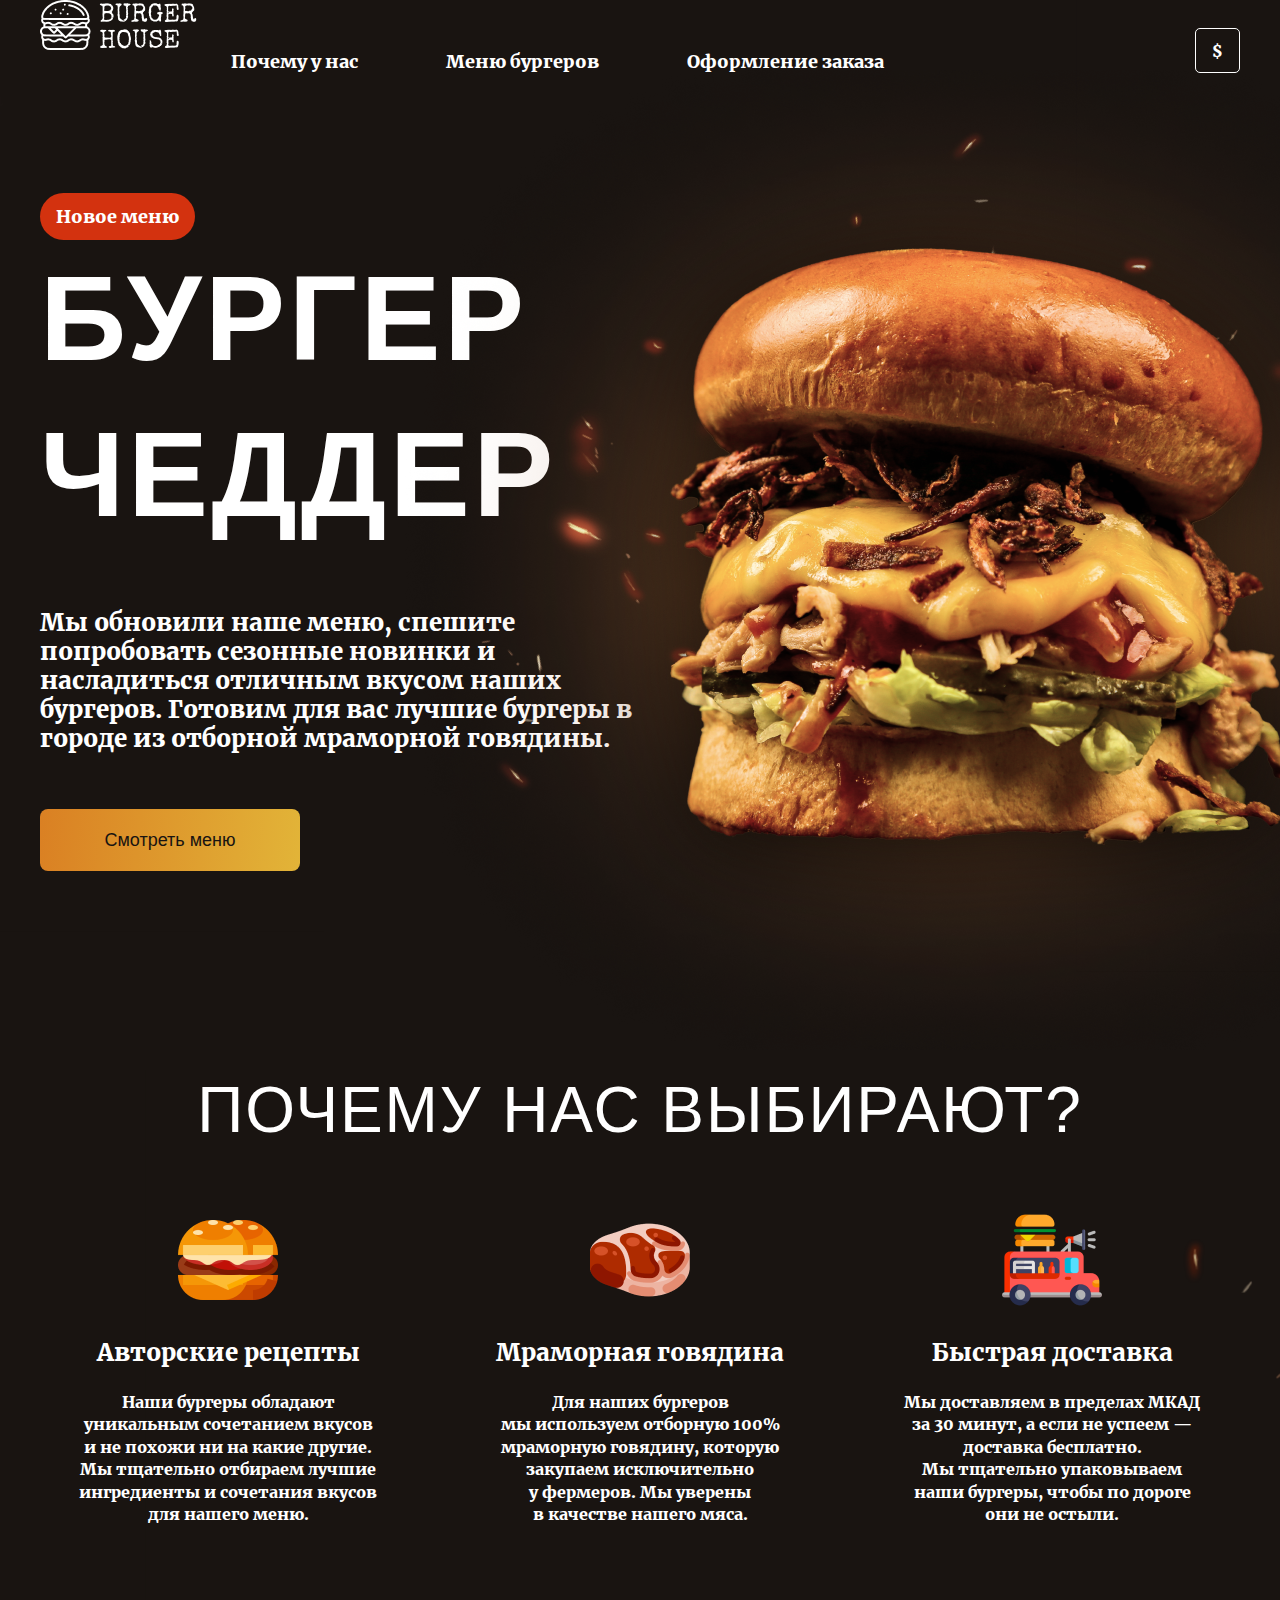
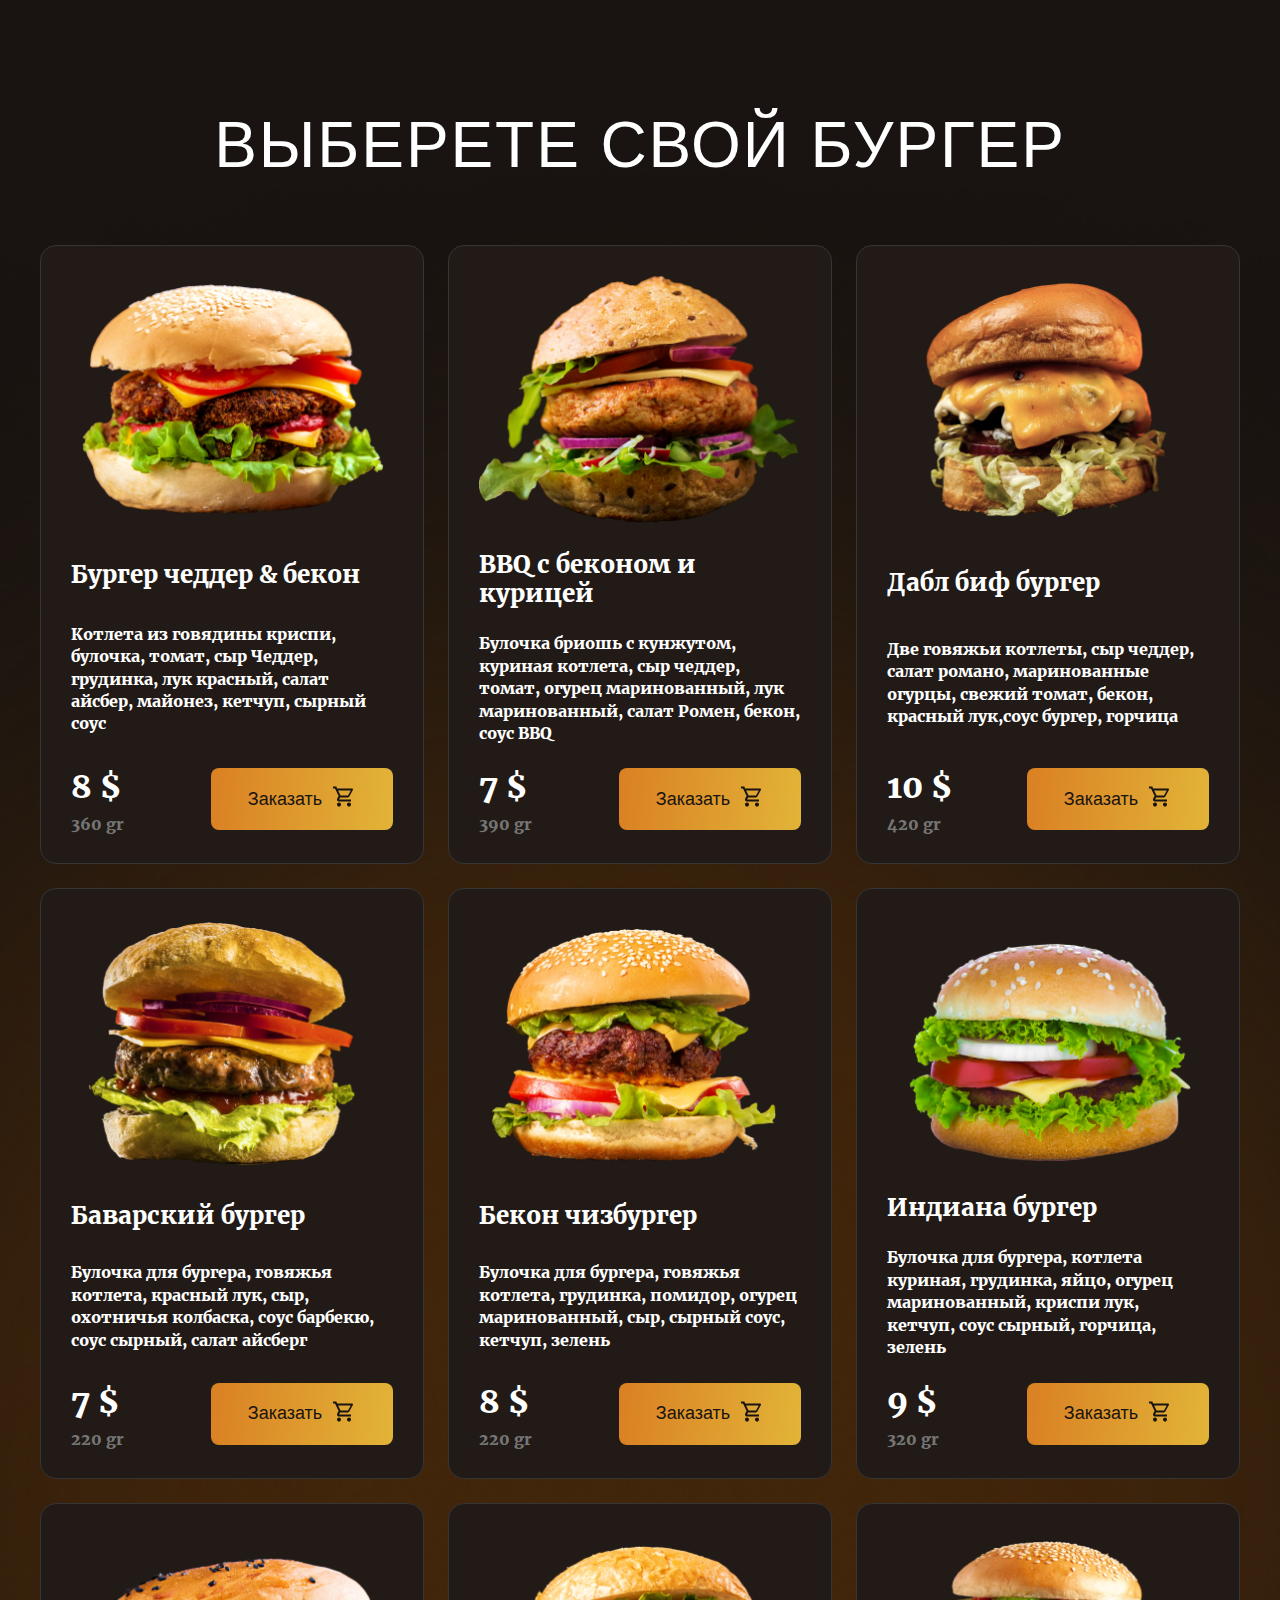
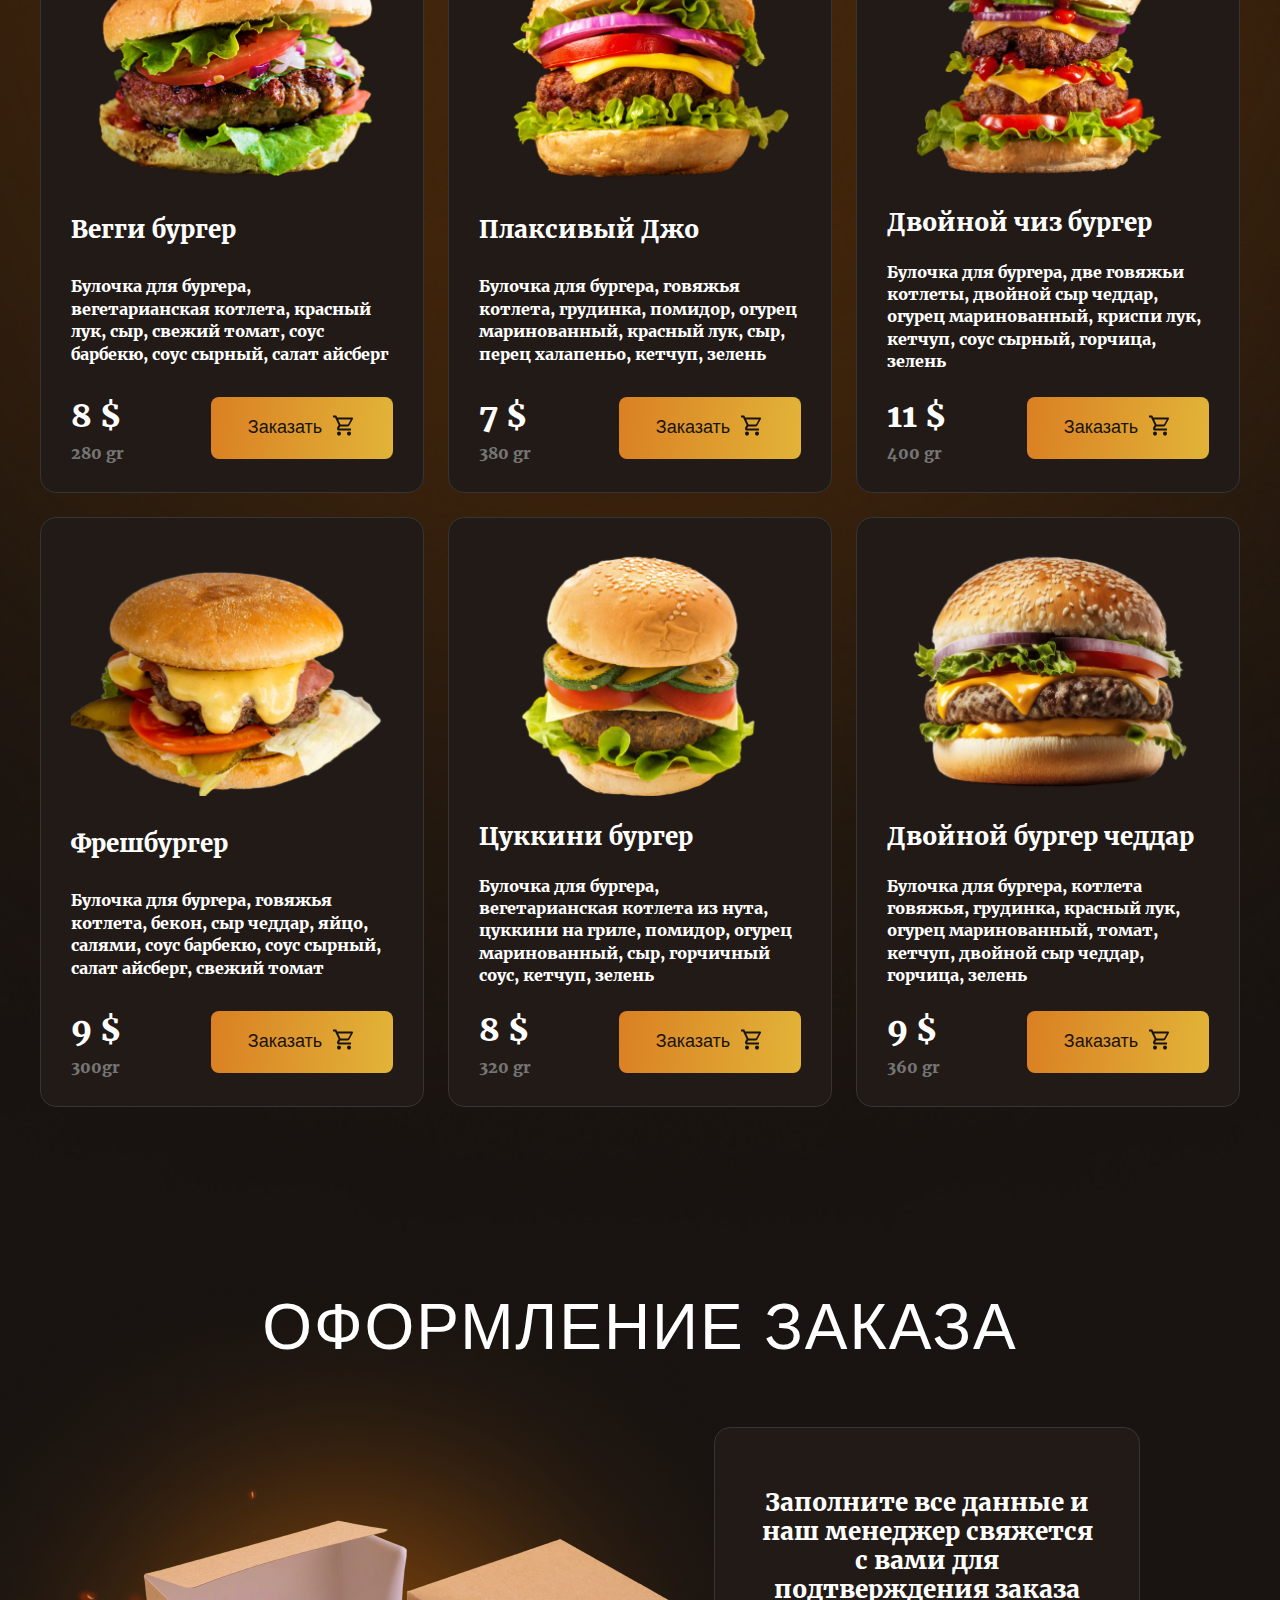
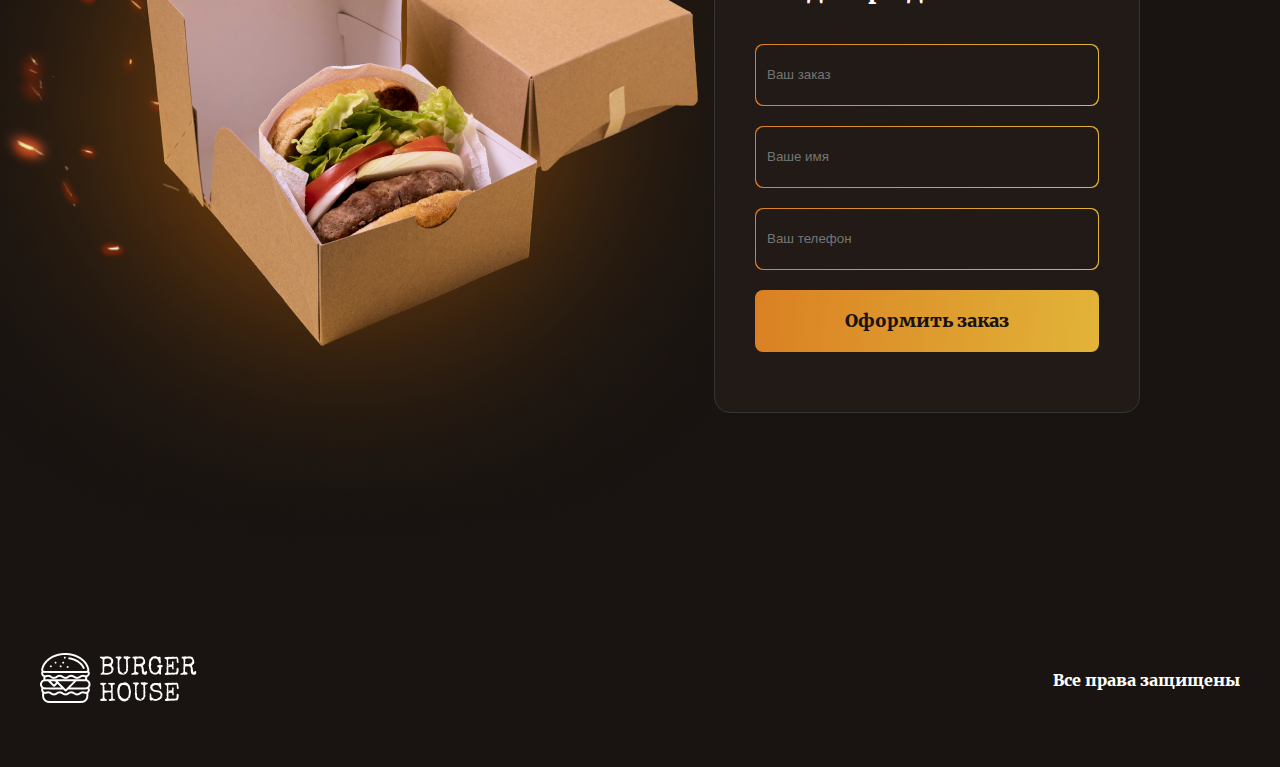
<file: Burger/index.html>
<!DOCTYPE html>
<html lang="en">
<head>
    <meta charset="UTF-8">
    <meta name="viewport" content="width=device-width, initial-scale=1.0">
    <title>БУРГЕР ЧЕДДЕР</title>
    <link rel="stylesheet" href="css/Style.css">
</head>
<body>

<section class="main">

    <header class="header">
        <div class="container">
            <div class="logo">
                <img src="Images/Logo.png" alt="Logo">
            </div>
            <nav class="menu">
                <ul class="menu-list">

                    <li class="menu-item">
                        <a data-link = "why">Почему у нас</a>
                    </li>
                    <li class="menu-item">
                        <a data-link = "products">Меню бургеров</a>
                    </li>
                    <li class="menu-item">
                        <a data-link = "order">Оформление заказа</a>
                    </li>
                </ul>

            </nav>
            <div class="currency" title="Изменить валюту" id = "change-currency">$</div>
        </div>
    </header>
    <section class="main-content">
        <div class="container">
            <div class="main-info">
                <span class="main-small-info">Новое меню</span>
                <h1 class="main-title">БУРГЕP ЧЕДДЕР</h1>
                <p class="main-text">Мы обновили наше меню, спешите попробовать сезонные новинки и насладиться отличным
                    вкусом
                    наших бургеров. Готовим для вас лучшие бургеры в городе из отборной мраморной говядины.</p>
                <div class="main-action">
                    <button class="button" id = "main-action-button">Смотреть меню</button>
                </div>
            </div>
            <img src="Images/main_burger.png" alt="Big burger" class="main-images">
        </div>
    </section>
</section>

<section class="why" id = "why">
    <div class="container">
        <div class="why-title common-title">почему нас выбирают?</div>
        <div class="why-items">
            <div class="why-item">
                <img src="Images/burger.png" alt="burger" class="why-item-image">
                <div class="why-item-title">Авторские рецепты</div>
                <div class="why-item-text">
                    Наши бургеры обладают уникальным сочетанием вкусов и не похожи ни на какие другие. Мы тщательно
                    отбираем лучшие ингредиенты и сочетания вкусов для нашего меню.
                </div>
            </div>
            <div class="why-item">
                <img src="Images/meat.png" alt="meat" class="why-item-image">
                <div class="why-item-title">Мраморная говядина</div>
                <div class="why-item-text">
                    Для наших бургеров мы используем отборную 100% мраморную говядину, которую закупаем исключительно
                    у фермеров. Мы уверены в качестве нашего мяса.
                </div>
            </div>
            <div class="why-item">
                <img src="Images/food%20truck.png" alt="<Бстрая доставка>" class="why-item-image">
                <div class="why-item-title">Быстрая доставка</div>
                <div class="why-item-text">
                    Мы доставляем в пределах МКАД за 30 минут, а если не успеем — доставка бесплатно. Мы тщательно
                    упаковываем наши бургеры, чтобы по дороге они не остыли.
                </div>
            </div>
        </div>
    </div>
</section>

<section class="products" id = "products">
    <div class="container">
        <div class="products-title common-title">Выберете свой бургер</div>
        <div class="products-items">
            <div class="products-item">
                <div class="products-item-image">
                    <img src="Images/1.png" alt="burger 1">
                </div>
                <div class="products-item-title">Бургер чеддер & бекон</div>
                <div class="products-item-text">
                    Котлета из говядины криспи, булочка, томат, сыр Чеддер, грудинка, лук красный, салат айсбер,
                    майонез, кетчуп, сырный соус
                </div>
                <div class="products-item-extra">
                    <div class="products-items-info">
                        <div class="products-item-price" data-base-price="8">8 $</div>
                        <div class="products-item-weight">360 gr</div>
                    </div>
                    <div class="products-item-action">
                        <button class="button product-button">
                            <span>Заказать</span>
                            <span>
                                <svg width="24" height="25" viewBox="0 0 24 25" fill="none" xmlns="http://www.w3.org/2000/svg">
                                <path d="M17 18.5C17.5304 18.5 18.0391 18.7107 18.4142 19.0858C18.7893 19.4609 19 19.9696 19 20.5C19 21.0304 18.7893 21.5391 18.4142 21.9142C18.0391 22.2893 17.5304 22.5 17 22.5C16.4696 22.5 15.9609 22.2893 15.5858 21.9142C15.2107 21.5391 15 21.0304 15 20.5C15 19.39 15.89 18.5 17 18.5ZM1 2.5H4.27L5.21 4.5H20C20.2652 4.5 20.5196 4.60536 20.7071 4.79289C20.8946 4.98043 21 5.23478 21 5.5C21 5.67 20.95 5.84 20.88 6L17.3 12.47C16.96 13.08 16.3 13.5 15.55 13.5H8.1L7.2 15.13L7.17 15.25C7.17 15.3163 7.19634 15.3799 7.24322 15.4268C7.29011 15.4737 7.3537 15.5 7.42 15.5H19V17.5H7C6.46957 17.5 5.96086 17.2893 5.58579 16.9142C5.21071 16.5391 5 16.0304 5 15.5C5 15.15 5.09 14.82 5.24 14.54L6.6 12.09L3 4.5H1V2.5ZM7 18.5C7.53043 18.5 8.03914 18.7107 8.41421 19.0858C8.78929 19.4609 9 19.9696 9 20.5C9 21.0304 8.78929 21.5391 8.41421 21.9142C8.03914 22.2893 7.53043 22.5 7 22.5C6.46957 22.5 5.96086 22.2893 5.58579 21.9142C5.21071 21.5391 5 21.0304 5 20.5C5 19.39 5.89 18.5 7 18.5ZM16 11.5L18.78 6.5H6.14L8.5 11.5H16Z" fill="#191411"/>
                                </svg>
                            </span>
                        </button>
                    </div>
                </div>
            </div>
            <div class="products-item">
                <div class="products-item-image">
                    <img src="Images/2.png" alt="burger 2">
                </div>
                <div class="products-item-title">BBQ с беконом и курицей</div>
                <div class="products-item-text">
                    Булочка бриошь с кунжутом, куриная котлета, сыр чеддер, томат, огурец маринованный, лук маринованный, салат Ромен, бекон, соус BBQ
                </div>
                <div class="products-item-extra">
                    <div class="products-items-info">
                        <div class="products-item-price" data-base-price="7">7 $</div>
                        <div class="products-item-weight">390 gr</div>
                    </div>
                    <div class="products-item-action">
                        <button class="button product-button">
                            <span>Заказать</span>
                            <span>
                                <svg width="24" height="25" viewBox="0 0 24 25" fill="none" xmlns="http://www.w3.org/2000/svg">
                                <path d="M17 18.5C17.5304 18.5 18.0391 18.7107 18.4142 19.0858C18.7893 19.4609 19 19.9696 19 20.5C19 21.0304 18.7893 21.5391 18.4142 21.9142C18.0391 22.2893 17.5304 22.5 17 22.5C16.4696 22.5 15.9609 22.2893 15.5858 21.9142C15.2107 21.5391 15 21.0304 15 20.5C15 19.39 15.89 18.5 17 18.5ZM1 2.5H4.27L5.21 4.5H20C20.2652 4.5 20.5196 4.60536 20.7071 4.79289C20.8946 4.98043 21 5.23478 21 5.5C21 5.67 20.95 5.84 20.88 6L17.3 12.47C16.96 13.08 16.3 13.5 15.55 13.5H8.1L7.2 15.13L7.17 15.25C7.17 15.3163 7.19634 15.3799 7.24322 15.4268C7.29011 15.4737 7.3537 15.5 7.42 15.5H19V17.5H7C6.46957 17.5 5.96086 17.2893 5.58579 16.9142C5.21071 16.5391 5 16.0304 5 15.5C5 15.15 5.09 14.82 5.24 14.54L6.6 12.09L3 4.5H1V2.5ZM7 18.5C7.53043 18.5 8.03914 18.7107 8.41421 19.0858C8.78929 19.4609 9 19.9696 9 20.5C9 21.0304 8.78929 21.5391 8.41421 21.9142C8.03914 22.2893 7.53043 22.5 7 22.5C6.46957 22.5 5.96086 22.2893 5.58579 21.9142C5.21071 21.5391 5 21.0304 5 20.5C5 19.39 5.89 18.5 7 18.5ZM16 11.5L18.78 6.5H6.14L8.5 11.5H16Z" fill="#191411"/>
                                </svg>
                            </span>
                        </button>
                    </div>
                </div>
            </div>
            <div class="products-item">
                <div class="products-item-image">
                    <img src="Images/3.png" alt="burger 3">
                </div>
                <div class="products-item-title">Дабл биф бургер</div>
                <div class="products-item-text">
                    Две говяжьи котлеты, сыр чеддер, салат романо, маринованные огурцы, свежий томат, бекон, красный лук,соус бургер, горчица
                </div>
                <div class="products-item-extra">
                    <div class="products-items-info">
                        <div class="products-item-price" data-base-price="10">10 $</div>
                        <div class="products-item-weight">420 gr</div>
                    </div>
                    <div class="products-item-action">
                        <button class="button product-button">
                            <span>Заказать</span>
                            <span>
                                <svg width="24" height="25" viewBox="0 0 24 25" fill="none" xmlns="http://www.w3.org/2000/svg">
                                <path d="M17 18.5C17.5304 18.5 18.0391 18.7107 18.4142 19.0858C18.7893 19.4609 19 19.9696 19 20.5C19 21.0304 18.7893 21.5391 18.4142 21.9142C18.0391 22.2893 17.5304 22.5 17 22.5C16.4696 22.5 15.9609 22.2893 15.5858 21.9142C15.2107 21.5391 15 21.0304 15 20.5C15 19.39 15.89 18.5 17 18.5ZM1 2.5H4.27L5.21 4.5H20C20.2652 4.5 20.5196 4.60536 20.7071 4.79289C20.8946 4.98043 21 5.23478 21 5.5C21 5.67 20.95 5.84 20.88 6L17.3 12.47C16.96 13.08 16.3 13.5 15.55 13.5H8.1L7.2 15.13L7.17 15.25C7.17 15.3163 7.19634 15.3799 7.24322 15.4268C7.29011 15.4737 7.3537 15.5 7.42 15.5H19V17.5H7C6.46957 17.5 5.96086 17.2893 5.58579 16.9142C5.21071 16.5391 5 16.0304 5 15.5C5 15.15 5.09 14.82 5.24 14.54L6.6 12.09L3 4.5H1V2.5ZM7 18.5C7.53043 18.5 8.03914 18.7107 8.41421 19.0858C8.78929 19.4609 9 19.9696 9 20.5C9 21.0304 8.78929 21.5391 8.41421 21.9142C8.03914 22.2893 7.53043 22.5 7 22.5C6.46957 22.5 5.96086 22.2893 5.58579 21.9142C5.21071 21.5391 5 21.0304 5 20.5C5 19.39 5.89 18.5 7 18.5ZM16 11.5L18.78 6.5H6.14L8.5 11.5H16Z" fill="#191411"/>
                                </svg>
                            </span>
                        </button>
                    </div>
                </div>
            </div>
            <div class="products-item">
                <div class="products-item-image">
                    <img src="Images/4.png" alt="burger 4">
                </div>
                <div class="products-item-title">Баварский бургер</div>
                <div class="products-item-text">
                    Булочка для бургера, говяжья котлета, красный лук, сыр, охотничья колбаска, соус барбекю, соус сырный, салат айсберг
                </div>
                <div class="products-item-extra">
                    <div class="products-items-info">
                        <div class="products-item-price" data-base-price="7">7 $</div>
                        <div class="products-item-weight">220 gr</div>
                    </div>
                    <div class="products-item-action">
                        <button class="button product-button">
                            <span>Заказать</span>
                            <span>
                                <svg width="24" height="25" viewBox="0 0 24 25" fill="none" xmlns="http://www.w3.org/2000/svg">
                                <path d="M17 18.5C17.5304 18.5 18.0391 18.7107 18.4142 19.0858C18.7893 19.4609 19 19.9696 19 20.5C19 21.0304 18.7893 21.5391 18.4142 21.9142C18.0391 22.2893 17.5304 22.5 17 22.5C16.4696 22.5 15.9609 22.2893 15.5858 21.9142C15.2107 21.5391 15 21.0304 15 20.5C15 19.39 15.89 18.5 17 18.5ZM1 2.5H4.27L5.21 4.5H20C20.2652 4.5 20.5196 4.60536 20.7071 4.79289C20.8946 4.98043 21 5.23478 21 5.5C21 5.67 20.95 5.84 20.88 6L17.3 12.47C16.96 13.08 16.3 13.5 15.55 13.5H8.1L7.2 15.13L7.17 15.25C7.17 15.3163 7.19634 15.3799 7.24322 15.4268C7.29011 15.4737 7.3537 15.5 7.42 15.5H19V17.5H7C6.46957 17.5 5.96086 17.2893 5.58579 16.9142C5.21071 16.5391 5 16.0304 5 15.5C5 15.15 5.09 14.82 5.24 14.54L6.6 12.09L3 4.5H1V2.5ZM7 18.5C7.53043 18.5 8.03914 18.7107 8.41421 19.0858C8.78929 19.4609 9 19.9696 9 20.5C9 21.0304 8.78929 21.5391 8.41421 21.9142C8.03914 22.2893 7.53043 22.5 7 22.5C6.46957 22.5 5.96086 22.2893 5.58579 21.9142C5.21071 21.5391 5 21.0304 5 20.5C5 19.39 5.89 18.5 7 18.5ZM16 11.5L18.78 6.5H6.14L8.5 11.5H16Z" fill="#191411"/>
                                </svg>
                            </span>
                        </button>
                    </div>
                </div>
            </div>
            <div class="products-item">
                <div class="products-item-image">
                    <img src="Images/5.png" alt="burger 5">
                </div>
                <div class="products-item-title">Бекон чизбургер</div>
                <div class="products-item-text">
                    Булочка для бургера, говяжья котлета, грудинка, помидор, огурец маринованный, сыр, сырный соус, кетчуп, зелень
                </div>
                <div class="products-item-extra">
                    <div class="products-items-info">
                        <div class="products-item-price" data-base-price="8">8 $</div>
                        <div class="products-item-weight">220 gr</div>
                    </div>
                    <div class="products-item-action">
                        <button class="button product-button">
                            <span>Заказать</span>
                            <span>
                                <svg width="24" height="25" viewBox="0 0 24 25" fill="none" xmlns="http://www.w3.org/2000/svg">
                                <path d="M17 18.5C17.5304 18.5 18.0391 18.7107 18.4142 19.0858C18.7893 19.4609 19 19.9696 19 20.5C19 21.0304 18.7893 21.5391 18.4142 21.9142C18.0391 22.2893 17.5304 22.5 17 22.5C16.4696 22.5 15.9609 22.2893 15.5858 21.9142C15.2107 21.5391 15 21.0304 15 20.5C15 19.39 15.89 18.5 17 18.5ZM1 2.5H4.27L5.21 4.5H20C20.2652 4.5 20.5196 4.60536 20.7071 4.79289C20.8946 4.98043 21 5.23478 21 5.5C21 5.67 20.95 5.84 20.88 6L17.3 12.47C16.96 13.08 16.3 13.5 15.55 13.5H8.1L7.2 15.13L7.17 15.25C7.17 15.3163 7.19634 15.3799 7.24322 15.4268C7.29011 15.4737 7.3537 15.5 7.42 15.5H19V17.5H7C6.46957 17.5 5.96086 17.2893 5.58579 16.9142C5.21071 16.5391 5 16.0304 5 15.5C5 15.15 5.09 14.82 5.24 14.54L6.6 12.09L3 4.5H1V2.5ZM7 18.5C7.53043 18.5 8.03914 18.7107 8.41421 19.0858C8.78929 19.4609 9 19.9696 9 20.5C9 21.0304 8.78929 21.5391 8.41421 21.9142C8.03914 22.2893 7.53043 22.5 7 22.5C6.46957 22.5 5.96086 22.2893 5.58579 21.9142C5.21071 21.5391 5 21.0304 5 20.5C5 19.39 5.89 18.5 7 18.5ZM16 11.5L18.78 6.5H6.14L8.5 11.5H16Z" fill="#191411"/>
                                </svg>
                            </span>
                        </button>
                    </div>
                </div>
            </div>
            <div class="products-item">
                <div class="products-item-image">
                    <img src="Images/6.png" alt="burger 6">
                </div>
                <div class="products-item-title">Индиана бургер</div>
                <div class="products-item-text">
                    Булочка для бургера, котлета куриная, грудинка, яйцо, огурец маринованный, криспи лук, кетчуп, соус сырный, горчица, зелень
                </div>
                <div class="products-item-extra">
                    <div class="products-items-info">
                        <div class="products-item-price" data-base-price="9">9 $</div>
                        <div class="products-item-weight">320 gr</div>
                    </div>
                    <div class="products-item-action">
                        <button class="button product-button">
                            <span>Заказать</span>
                            <span>
                                <svg width="24" height="25" viewBox="0 0 24 25" fill="none" xmlns="http://www.w3.org/2000/svg">
                                <path d="M17 18.5C17.5304 18.5 18.0391 18.7107 18.4142 19.0858C18.7893 19.4609 19 19.9696 19 20.5C19 21.0304 18.7893 21.5391 18.4142 21.9142C18.0391 22.2893 17.5304 22.5 17 22.5C16.4696 22.5 15.9609 22.2893 15.5858 21.9142C15.2107 21.5391 15 21.0304 15 20.5C15 19.39 15.89 18.5 17 18.5ZM1 2.5H4.27L5.21 4.5H20C20.2652 4.5 20.5196 4.60536 20.7071 4.79289C20.8946 4.98043 21 5.23478 21 5.5C21 5.67 20.95 5.84 20.88 6L17.3 12.47C16.96 13.08 16.3 13.5 15.55 13.5H8.1L7.2 15.13L7.17 15.25C7.17 15.3163 7.19634 15.3799 7.24322 15.4268C7.29011 15.4737 7.3537 15.5 7.42 15.5H19V17.5H7C6.46957 17.5 5.96086 17.2893 5.58579 16.9142C5.21071 16.5391 5 16.0304 5 15.5C5 15.15 5.09 14.82 5.24 14.54L6.6 12.09L3 4.5H1V2.5ZM7 18.5C7.53043 18.5 8.03914 18.7107 8.41421 19.0858C8.78929 19.4609 9 19.9696 9 20.5C9 21.0304 8.78929 21.5391 8.41421 21.9142C8.03914 22.2893 7.53043 22.5 7 22.5C6.46957 22.5 5.96086 22.2893 5.58579 21.9142C5.21071 21.5391 5 21.0304 5 20.5C5 19.39 5.89 18.5 7 18.5ZM16 11.5L18.78 6.5H6.14L8.5 11.5H16Z" fill="#191411"/>
                                </svg>
                            </span>
                        </button>
                    </div>
                </div>
            </div>
            <div class="products-item">
                <div class="products-item-image">
                    <img src="Images/7.png" alt="burger 7">
                </div>
                <div class="products-item-title">Вегги бургер</div>
                <div class="products-item-text">
                    Булочка для бургера, вегетарианская котлета, красный лук, сыр, свежий томат, соус барбекю, соус сырный, салат айсберг
                </div>
                <div class="products-item-extra">
                    <div class="products-items-info">
                        <div class="products-item-price" data-base-price="8">8 $</div>
                        <div class="products-item-weight">280 gr</div>
                    </div>
                    <div class="products-item-action">
                        <button class="button product-button">
                            <span>Заказать</span>
                            <span>
                                <svg width="24" height="25" viewBox="0 0 24 25" fill="none" xmlns="http://www.w3.org/2000/svg">
                                <path d="M17 18.5C17.5304 18.5 18.0391 18.7107 18.4142 19.0858C18.7893 19.4609 19 19.9696 19 20.5C19 21.0304 18.7893 21.5391 18.4142 21.9142C18.0391 22.2893 17.5304 22.5 17 22.5C16.4696 22.5 15.9609 22.2893 15.5858 21.9142C15.2107 21.5391 15 21.0304 15 20.5C15 19.39 15.89 18.5 17 18.5ZM1 2.5H4.27L5.21 4.5H20C20.2652 4.5 20.5196 4.60536 20.7071 4.79289C20.8946 4.98043 21 5.23478 21 5.5C21 5.67 20.95 5.84 20.88 6L17.3 12.47C16.96 13.08 16.3 13.5 15.55 13.5H8.1L7.2 15.13L7.17 15.25C7.17 15.3163 7.19634 15.3799 7.24322 15.4268C7.29011 15.4737 7.3537 15.5 7.42 15.5H19V17.5H7C6.46957 17.5 5.96086 17.2893 5.58579 16.9142C5.21071 16.5391 5 16.0304 5 15.5C5 15.15 5.09 14.82 5.24 14.54L6.6 12.09L3 4.5H1V2.5ZM7 18.5C7.53043 18.5 8.03914 18.7107 8.41421 19.0858C8.78929 19.4609 9 19.9696 9 20.5C9 21.0304 8.78929 21.5391 8.41421 21.9142C8.03914 22.2893 7.53043 22.5 7 22.5C6.46957 22.5 5.96086 22.2893 5.58579 21.9142C5.21071 21.5391 5 21.0304 5 20.5C5 19.39 5.89 18.5 7 18.5ZM16 11.5L18.78 6.5H6.14L8.5 11.5H16Z" fill="#191411"/>
                                </svg>
                            </span>
                        </button>
                    </div>
                </div>
            </div>
            <div class="products-item">
                <div class="products-item-image">
                    <img src="Images/8.png" alt="burger 8">
                </div>
                <div class="products-item-title">Плаксивый Джо</div>
                <div class="products-item-text">
                    Булочка для бургера, говяжья котлета, грудинка, помидор, огурец маринованный, красный лук, сыр, перец халапеньо, кетчуп, зелень
                </div>
                <div class="products-item-extra">
                    <div class="products-items-info">
                        <div class="products-item-price" data-base-price="7">7 $</div>
                        <div class="products-item-weight">380 gr</div>
                    </div>
                    <div class="products-item-action">
                        <button class="button product-button">
                            <span>Заказать</span>
                            <span>
                                <svg width="24" height="25" viewBox="0 0 24 25" fill="none" xmlns="http://www.w3.org/2000/svg">
                                <path d="M17 18.5C17.5304 18.5 18.0391 18.7107 18.4142 19.0858C18.7893 19.4609 19 19.9696 19 20.5C19 21.0304 18.7893 21.5391 18.4142 21.9142C18.0391 22.2893 17.5304 22.5 17 22.5C16.4696 22.5 15.9609 22.2893 15.5858 21.9142C15.2107 21.5391 15 21.0304 15 20.5C15 19.39 15.89 18.5 17 18.5ZM1 2.5H4.27L5.21 4.5H20C20.2652 4.5 20.5196 4.60536 20.7071 4.79289C20.8946 4.98043 21 5.23478 21 5.5C21 5.67 20.95 5.84 20.88 6L17.3 12.47C16.96 13.08 16.3 13.5 15.55 13.5H8.1L7.2 15.13L7.17 15.25C7.17 15.3163 7.19634 15.3799 7.24322 15.4268C7.29011 15.4737 7.3537 15.5 7.42 15.5H19V17.5H7C6.46957 17.5 5.96086 17.2893 5.58579 16.9142C5.21071 16.5391 5 16.0304 5 15.5C5 15.15 5.09 14.82 5.24 14.54L6.6 12.09L3 4.5H1V2.5ZM7 18.5C7.53043 18.5 8.03914 18.7107 8.41421 19.0858C8.78929 19.4609 9 19.9696 9 20.5C9 21.0304 8.78929 21.5391 8.41421 21.9142C8.03914 22.2893 7.53043 22.5 7 22.5C6.46957 22.5 5.96086 22.2893 5.58579 21.9142C5.21071 21.5391 5 21.0304 5 20.5C5 19.39 5.89 18.5 7 18.5ZM16 11.5L18.78 6.5H6.14L8.5 11.5H16Z" fill="#191411"/>
                                </svg>
                            </span>
                        </button>
                    </div>
                </div>
            </div>
            <div class="products-item">
                <div class="products-item-image">
                    <img src="Images/9.png" alt="burger 9">
                </div>
                <div class="products-item-title">Двойной чиз бургер</div>
                <div class="products-item-text">
                    Булочка для бургера, две говяжьи котлеты, двойной сыр чеддар, огурец маринованный, криспи лук, кетчуп, соус сырный, горчица, зелень
                </div>
                <div class="products-item-extra">
                    <div class="products-items-info">
                        <div class="products-item-price" data-base-price="11">11 $</div>
                        <div class="products-item-weight">400 gr</div>
                    </div>
                    <div class="products-item-action">
                        <button class="button product-button">
                            <span>Заказать</span>
                            <span>
                                <svg width="24" height="25" viewBox="0 0 24 25" fill="none" xmlns="http://www.w3.org/2000/svg">
                                <path d="M17 18.5C17.5304 18.5 18.0391 18.7107 18.4142 19.0858C18.7893 19.4609 19 19.9696 19 20.5C19 21.0304 18.7893 21.5391 18.4142 21.9142C18.0391 22.2893 17.5304 22.5 17 22.5C16.4696 22.5 15.9609 22.2893 15.5858 21.9142C15.2107 21.5391 15 21.0304 15 20.5C15 19.39 15.89 18.5 17 18.5ZM1 2.5H4.27L5.21 4.5H20C20.2652 4.5 20.5196 4.60536 20.7071 4.79289C20.8946 4.98043 21 5.23478 21 5.5C21 5.67 20.95 5.84 20.88 6L17.3 12.47C16.96 13.08 16.3 13.5 15.55 13.5H8.1L7.2 15.13L7.17 15.25C7.17 15.3163 7.19634 15.3799 7.24322 15.4268C7.29011 15.4737 7.3537 15.5 7.42 15.5H19V17.5H7C6.46957 17.5 5.96086 17.2893 5.58579 16.9142C5.21071 16.5391 5 16.0304 5 15.5C5 15.15 5.09 14.82 5.24 14.54L6.6 12.09L3 4.5H1V2.5ZM7 18.5C7.53043 18.5 8.03914 18.7107 8.41421 19.0858C8.78929 19.4609 9 19.9696 9 20.5C9 21.0304 8.78929 21.5391 8.41421 21.9142C8.03914 22.2893 7.53043 22.5 7 22.5C6.46957 22.5 5.96086 22.2893 5.58579 21.9142C5.21071 21.5391 5 21.0304 5 20.5C5 19.39 5.89 18.5 7 18.5ZM16 11.5L18.78 6.5H6.14L8.5 11.5H16Z" fill="#191411"/>
                                </svg>
                            </span>
                        </button>
                    </div>
                </div>
            </div><div class="products-item">
                <div class="products-item-image">
                    <img src="Images/10.png" alt="burger 10">
                </div>
                <div class="products-item-title">Фрешбургер</div>
                <div class="products-item-text">
                    Булочка для бургера, говяжья котлета, бекон, сыр чеддар, яйцо, салями, соус барбекю, соус сырный, салат айсберг, свежий томат
                </div>
                <div class="products-item-extra">
                    <div class="products-items-info">
                        <div class="products-item-price" data-base-price="9">9 $</div>
                        <div class="products-item-weight">300gr</div>
                    </div>
                    <div class="products-item-action">
                        <button class="button product-button">
                            <span>Заказать</span>
                            <span>
                                <svg width="24" height="25" viewBox="0 0 24 25" fill="none" xmlns="http://www.w3.org/2000/svg">
                                <path d="M17 18.5C17.5304 18.5 18.0391 18.7107 18.4142 19.0858C18.7893 19.4609 19 19.9696 19 20.5C19 21.0304 18.7893 21.5391 18.4142 21.9142C18.0391 22.2893 17.5304 22.5 17 22.5C16.4696 22.5 15.9609 22.2893 15.5858 21.9142C15.2107 21.5391 15 21.0304 15 20.5C15 19.39 15.89 18.5 17 18.5ZM1 2.5H4.27L5.21 4.5H20C20.2652 4.5 20.5196 4.60536 20.7071 4.79289C20.8946 4.98043 21 5.23478 21 5.5C21 5.67 20.95 5.84 20.88 6L17.3 12.47C16.96 13.08 16.3 13.5 15.55 13.5H8.1L7.2 15.13L7.17 15.25C7.17 15.3163 7.19634 15.3799 7.24322 15.4268C7.29011 15.4737 7.3537 15.5 7.42 15.5H19V17.5H7C6.46957 17.5 5.96086 17.2893 5.58579 16.9142C5.21071 16.5391 5 16.0304 5 15.5C5 15.15 5.09 14.82 5.24 14.54L6.6 12.09L3 4.5H1V2.5ZM7 18.5C7.53043 18.5 8.03914 18.7107 8.41421 19.0858C8.78929 19.4609 9 19.9696 9 20.5C9 21.0304 8.78929 21.5391 8.41421 21.9142C8.03914 22.2893 7.53043 22.5 7 22.5C6.46957 22.5 5.96086 22.2893 5.58579 21.9142C5.21071 21.5391 5 21.0304 5 20.5C5 19.39 5.89 18.5 7 18.5ZM16 11.5L18.78 6.5H6.14L8.5 11.5H16Z" fill="#191411"/>
                                </svg>
                            </span>
                        </button>
                    </div>
                </div>
            </div><div class="products-item">
                <div class="products-item-image">
                    <img src="Images/11.png" alt="burger 11">
                </div>
                <div class="products-item-title">Цуккини бургер</div>
                <div class="products-item-text">
                    Булочка для бургера, вегетарианская котлета из нута, цуккини на гриле, помидор, огурец маринованный, сыр, горчичный соус, кетчуп, зелень
                </div>
                <div class="products-item-extra">
                    <div class="products-items-info">
                        <div class="products-item-price" data-base-price="8">8 $</div>
                        <div class="products-item-weight">320 gr</div>
                    </div>
                    <div class="products-item-action">
                        <button class="button product-button">
                            <span>Заказать</span>
                            <span>
                                <svg width="24" height="25" viewBox="0 0 24 25" fill="none" xmlns="http://www.w3.org/2000/svg">
                                <path d="M17 18.5C17.5304 18.5 18.0391 18.7107 18.4142 19.0858C18.7893 19.4609 19 19.9696 19 20.5C19 21.0304 18.7893 21.5391 18.4142 21.9142C18.0391 22.2893 17.5304 22.5 17 22.5C16.4696 22.5 15.9609 22.2893 15.5858 21.9142C15.2107 21.5391 15 21.0304 15 20.5C15 19.39 15.89 18.5 17 18.5ZM1 2.5H4.27L5.21 4.5H20C20.2652 4.5 20.5196 4.60536 20.7071 4.79289C20.8946 4.98043 21 5.23478 21 5.5C21 5.67 20.95 5.84 20.88 6L17.3 12.47C16.96 13.08 16.3 13.5 15.55 13.5H8.1L7.2 15.13L7.17 15.25C7.17 15.3163 7.19634 15.3799 7.24322 15.4268C7.29011 15.4737 7.3537 15.5 7.42 15.5H19V17.5H7C6.46957 17.5 5.96086 17.2893 5.58579 16.9142C5.21071 16.5391 5 16.0304 5 15.5C5 15.15 5.09 14.82 5.24 14.54L6.6 12.09L3 4.5H1V2.5ZM7 18.5C7.53043 18.5 8.03914 18.7107 8.41421 19.0858C8.78929 19.4609 9 19.9696 9 20.5C9 21.0304 8.78929 21.5391 8.41421 21.9142C8.03914 22.2893 7.53043 22.5 7 22.5C6.46957 22.5 5.96086 22.2893 5.58579 21.9142C5.21071 21.5391 5 21.0304 5 20.5C5 19.39 5.89 18.5 7 18.5ZM16 11.5L18.78 6.5H6.14L8.5 11.5H16Z" fill="#191411"/>
                                </svg>
                            </span>
                        </button>
                    </div>
                </div>
            </div><div class="products-item">
                <div class="products-item-image">
                    <img src="Images/12.png" alt="burger 12">
                </div>
                <div class="products-item-title">Двойной бургер чеддар</div>
                <div class="products-item-text">
                    Булочка для бургера, котлета говяжья, грудинка, красный лук, огурец маринованный, томат, кетчуп, двойной сыр чеддар, горчица, зелень
                </div>
                <div class="products-item-extra">
                    <div class="products-items-info">
                        <div class="products-item-price" data-base-price="9">9 $</div>
                        <div class="products-item-weight">360 gr</div>
                    </div>
                    <div class="products-item-action">
                        <button class="button product-button">
                            <span>Заказать</span>
                            <span>
                                <svg width="24" height="25" viewBox="0 0 24 25" fill="none" xmlns="http://www.w3.org/2000/svg">
                                <path d="M17 18.5C17.5304 18.5 18.0391 18.7107 18.4142 19.0858C18.7893 19.4609 19 19.9696 19 20.5C19 21.0304 18.7893 21.5391 18.4142 21.9142C18.0391 22.2893 17.5304 22.5 17 22.5C16.4696 22.5 15.9609 22.2893 15.5858 21.9142C15.2107 21.5391 15 21.0304 15 20.5C15 19.39 15.89 18.5 17 18.5ZM1 2.5H4.27L5.21 4.5H20C20.2652 4.5 20.5196 4.60536 20.7071 4.79289C20.8946 4.98043 21 5.23478 21 5.5C21 5.67 20.95 5.84 20.88 6L17.3 12.47C16.96 13.08 16.3 13.5 15.55 13.5H8.1L7.2 15.13L7.17 15.25C7.17 15.3163 7.19634 15.3799 7.24322 15.4268C7.29011 15.4737 7.3537 15.5 7.42 15.5H19V17.5H7C6.46957 17.5 5.96086 17.2893 5.58579 16.9142C5.21071 16.5391 5 16.0304 5 15.5C5 15.15 5.09 14.82 5.24 14.54L6.6 12.09L3 4.5H1V2.5ZM7 18.5C7.53043 18.5 8.03914 18.7107 8.41421 19.0858C8.78929 19.4609 9 19.9696 9 20.5C9 21.0304 8.78929 21.5391 8.41421 21.9142C8.03914 22.2893 7.53043 22.5 7 22.5C6.46957 22.5 5.96086 22.2893 5.58579 21.9142C5.21071 21.5391 5 21.0304 5 20.5C5 19.39 5.89 18.5 7 18.5ZM16 11.5L18.78 6.5H6.14L8.5 11.5H16Z" fill="#191411"/>
                                </svg>
                            </span>
                        </button>
                    </div>
                </div>
            </div>
        </div>
    </div>
</section>

<section class="order" id = "order">
    <div class="container">
        <div class="order-title common-title">оформление заказа</div>
        <img src="Images/order_image.png" alt="burger in the box" class="order-image">
        <div class="order-form">
            <div class="order-form-text">Заполните все данные и наш менеджер свяжется с вами для подтверждения заказа</div>
            <div class="order-form-inputs">
                <div class="order-form-input">
                    <input type="text" placeholder="Ваш заказ" id = "burger">
                </div>
                <div class="order-form-input">
                    <input type="text" placeholder="Ваше имя" id = "name">
                </div>
                <div class="order-form-input">
                    <input type="text" placeholder="Ваш телефон" id = "phone">
                </div>
                <buttont class="button" id = "order-action">Оформить заказ</buttont>
            </div>
        </div>
    </div>
</section>
<footer class="footer">
    <div class="container">
        <div class="Logo">
            <img src="Images/Logo.png" alt="Logo">
        </div>
        <div class="right">Все права защищены</div>
    </div>

</footer>

<script src="Scripts/script.js"></script>
</body>
</html>
</file>
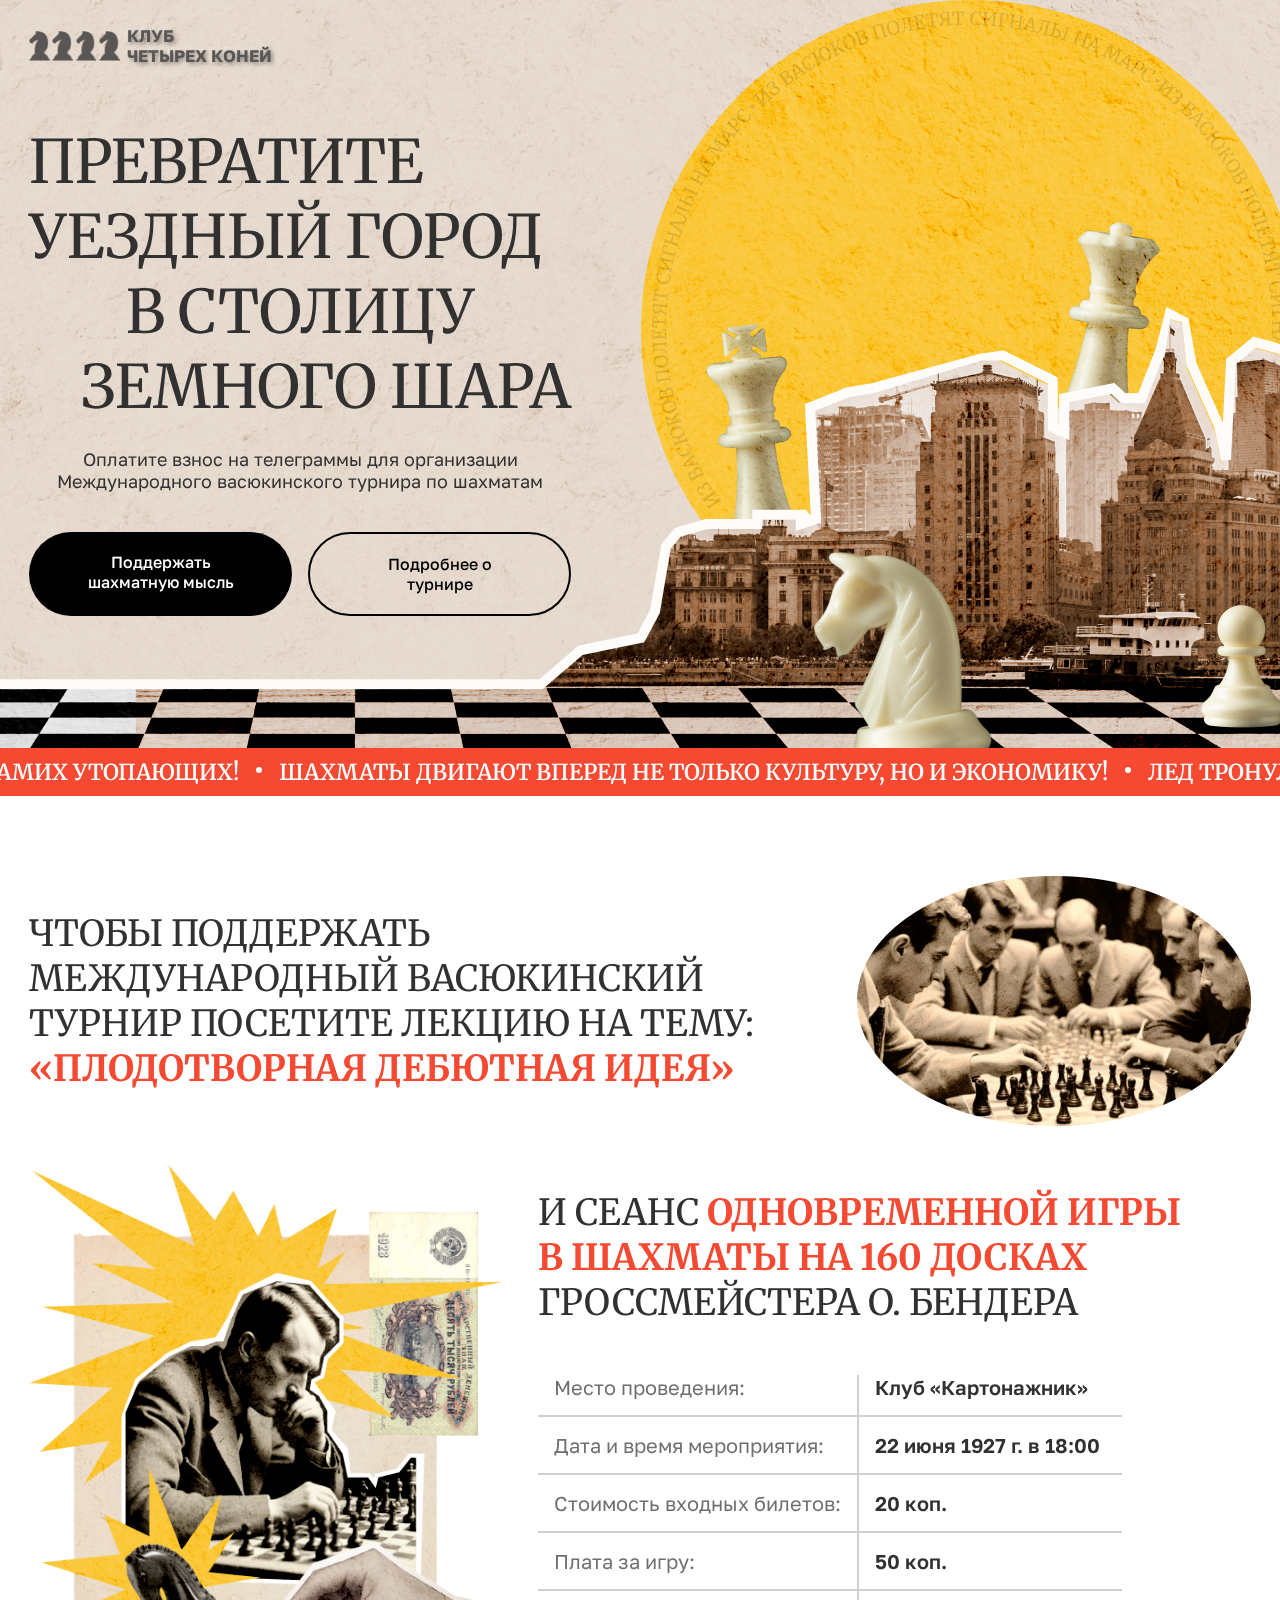
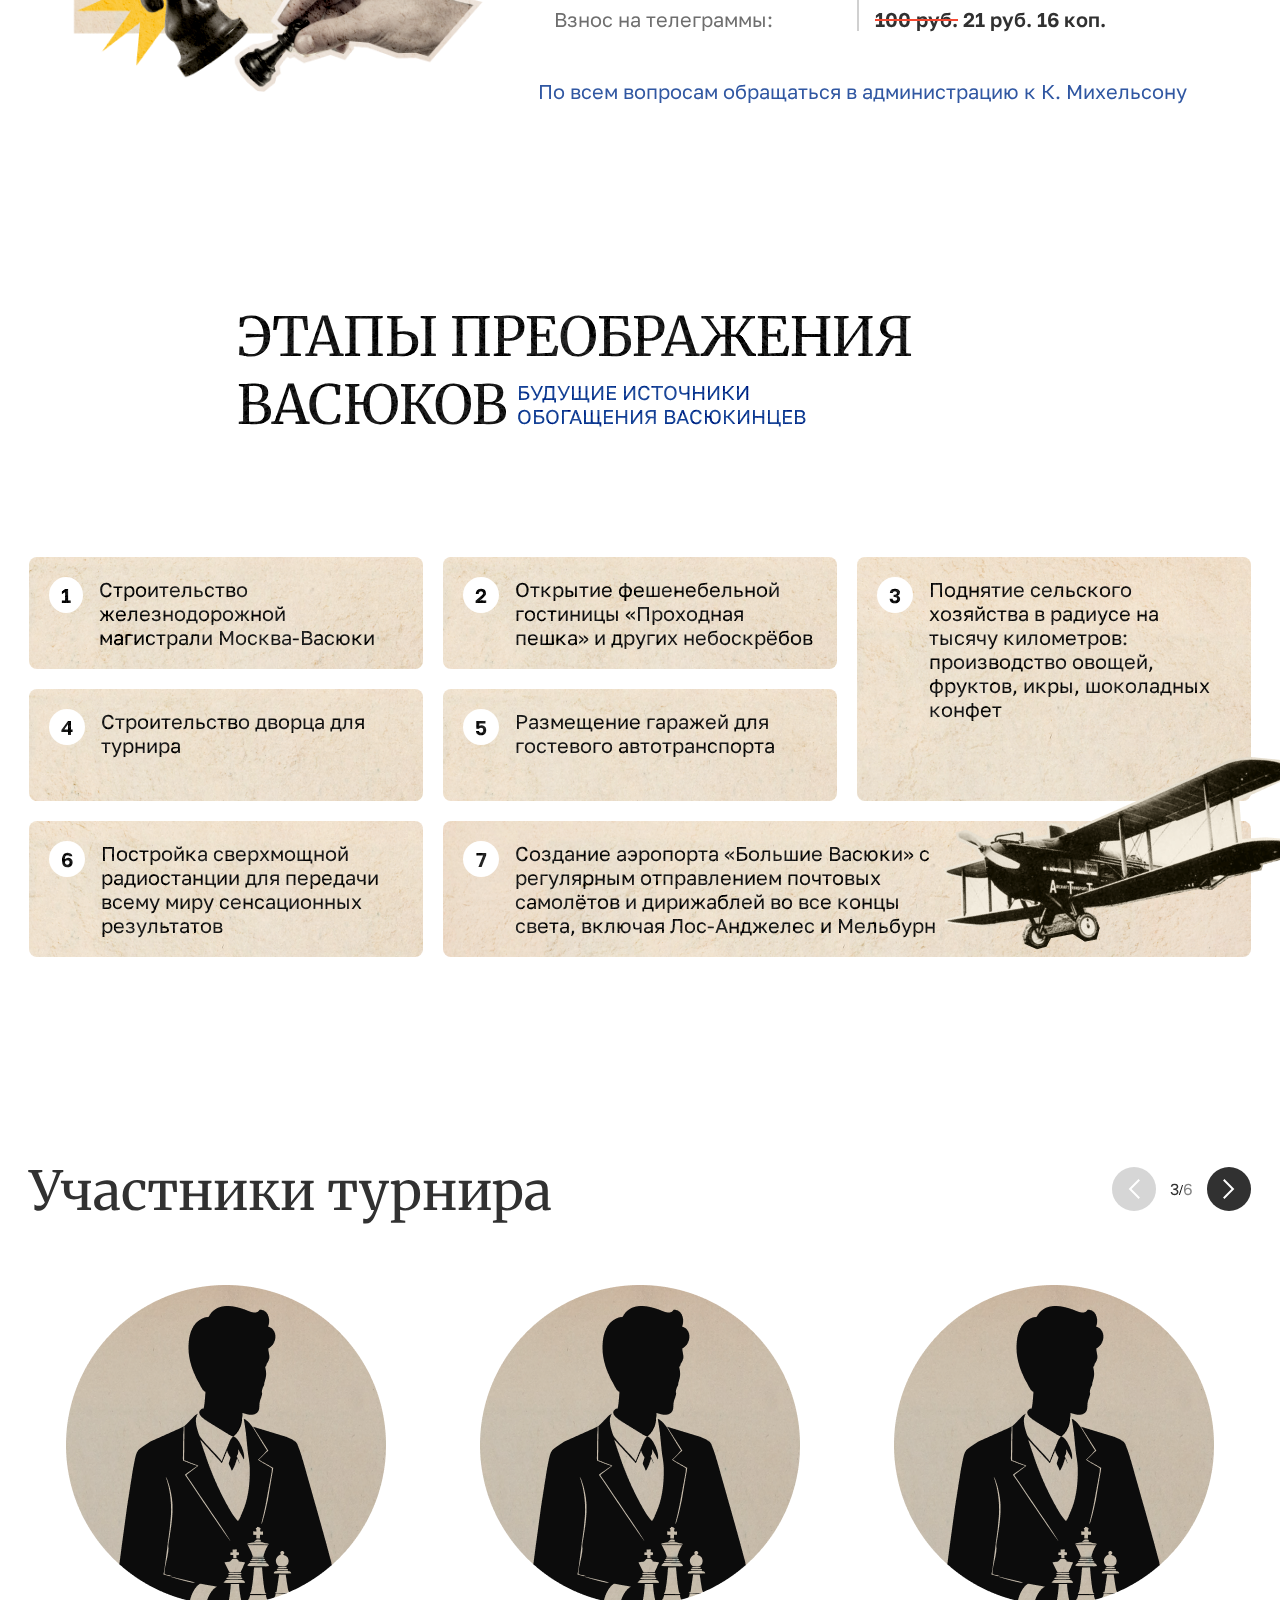
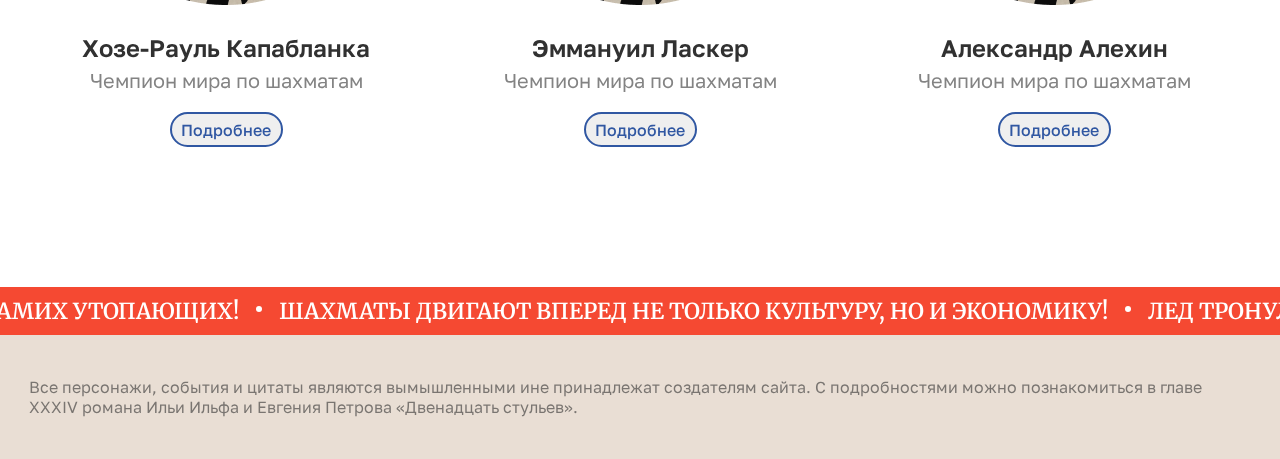
<file: ChestClub/index.html>
<!DOCTYPE html>
<html lang="en">
<head>
    <meta charset="UTF-8">
    <meta name="viewport" content="width=device-width, initial-scale=1.0">
    <title>ChestClub</title>
    <link rel="stylesheet" href="./style//style.css">
    <link rel="preconnect" href="https://fonts.googleapis.com">
    <link rel="preconnect" href="https://fonts.gstatic.com" crossorigin>
    <link href="https://fonts.googleapis.com/css2?family=Golos+Text:wght@400..900&display=swap" rel="stylesheet">
    <link rel="preconnect" href="https://fonts.googleapis.com">
    <link rel="preconnect" href="https://fonts.gstatic.com" crossorigin>
    <link href="https://fonts.googleapis.com/css2?family=Merriweather:ital,wght@0,300;0,400;0,700;0,900;1,300;1,400;1,700;1,900&display=swap" rel="stylesheet">
</head>
<body>
    <div class="wrapper">
        <header class="header">
            <div class="header__container container">
                <a href="#">
                    <div class="header__logo">
                        <div class="header__horses">
                            <img class="header__img" src="./img/horseLogo.png" alt="лошадка">
                            <img class="header__img" src="./img/horseLogo.png" alt="лошадка">
                            <img class="header__img" src="./img/horseLogo.png" alt="лошадка">
                            <img class="header__img" src="./img/horseLogo.png" alt="лошадка">
                        </div>
                        <div class="header__title">
                            <h1>
                                Клуб<br>четырех коней      
                            </h1>
                        </div>
                    </div>
                </a>
            </div>
        </header>
        <main class="page">
            <section class="page__main-block">
                <div class="main-block__container container">
                    <div class="main-block__body">
                        <div class="main-block__titles">
                            <h1 class="main-block__title-first">
                                Превратите<br> уездный город
                            </h1>
                            <h1 class="main-block__title-second">
                                в столицу
                            </h1>
                            <h1 class="main-block__title-third">
                                земного шара
                            </h1>
                        </div>                               
                        <p class="main-block__text">
                            Оплатите взнос на телеграммы для организации Международного васюкинского турнира по шахматам
                        </p>
                        <div class="main-block__buttons">
                            <a href="#assistance" class="button button__primary">Поддержать шахматную мысль</a>
                            <a href="#transformation" class="button button__secondary">Подробнее о турнире</a>
                        </div>
                    </div> 
                    <div class="main-block__images">
                        <img class="main-block__city" src="./img/city.png" alt="city">
                        <img class="main-block__path" src="./img/path.png" alt="path">
                        <img class="main-block__ellipse" src="./img/ellipse.png" alt="ellipse">
                        <img class="main-block__group" src="./img/group.png" alt="group">
                        <img class="main-block__king" src="./img/king.png" alt="king">
                        <img class="main-block__queen" src="./img/queen.png" alt="queen">
                        <img class="main-block__pawn" src="./img/pawn.png" alt="pawn">
                        <img class="main-block__horse" src="./img/horse.png" alt="horse">
                    </div>
                </div>
                <div class="main-block__marquee-container">
                    <div class="main-block__marquee-content">
                        Дело помощи утопающим — дело рук самих утопающих! <img class="dot" src="./img/dot.svg" alt="dot">
                        Шахматы двигают вперед не только культуру, но и экономику! <img class="dot" src="./img/dot.svg" alt="dot">
                        Лед тронулся, господа присяжные заседатели! <img class="dot" src="./img/dot.svg" alt="dot">
                    </div>
                </div>
            </section>
            <section class="page__assistance" id="assistance">
                <div class="assistance__container container">
                    <div class="assistance__body">
                        <h1 class="assistance__title">
                            Чтобы поддержать Международный васюкинский турнир <span class="doptext">посетите лекцию на тему: <span class="special-text">«Плодотворная дебютная идея»</span></span>
                        </h1>
                    </div>
                    <img class="assistance__img" src="./img/game.png" alt="chess game">
                </div>
            </section>
            <section class="page__game-place">
                <div class="game-place__container container">
                    <div class="game-place__photo">
                        <img class="game-place__img" src="./img/thinking.png" alt="men is thinking">
                    </div>
                    <div class="game-place__body">
                        <h1 class="game-place__title">
                            и Сеанс <span class="special-text">одновременной игры<br> в шахматы на 160 досках</span> гроссмейстера О. Бендера
                        </h1>
                        <table class="game-place__table">
                            <tbody>
                                <tr class="game-place__table-row">
                                    <td class="game-place__table-data1 first">Место проведения:</td>
                                    <td class="game-place__table-data2 first">Клуб «Картонажник»</td>
                                </tr>
                                <tr class="game-place__table-row">
                                    <td class="game-place__table-data1">Дата и время мероприятия:</td>
                                    <td class="game-place__table-data2">22 июня 1927 г. в 18:00</td>
                                </tr>
                                <tr class="game-place__table-row">
                                    <td class="game-place__table-data1">Стоимость входных билетов:</td>
                                    <td class="game-place__table-data2">20 коп.</td>
                                </tr>
                                <tr class="game-place__table-row">
                                    <td class="game-place__table-data1">Плата за игру:</td>
                                    <td class="game-place__table-data2">50 коп.</td>
                                </tr>
                                <tr class="game-place__table-row">
                                    <td class="game-place__table-data1 last">Взнос на телеграммы:</td>
                                    <td class="game-place__table-data2 last"><span class="line-through">100 руб.</span> 21 руб. 16 коп.</td>
                                </tr>
                            </tbody>
                        </table>
                        <a href="" class="game-place__link">
                            По всем вопросам обращаться в администрацию к К. Михельсону
                        </a>
                    </div>
                </div>
            </section>
            <section class="page__transformation" id="transformation">
                <div class="transformation__stages container">
                    <div class="transformation__title">
                        ЭТАПЫ ПРЕОБРАЖЕНИЯ ВАСЮКОВ
                        <div class="transformation__subtitle">
                            Будущие источники<br> обогащения васюкинцев
                        </div>
                    </div>
                    <div class="transformation__grid">
                        <div class="stage">
                            <div class="stage__number">1</div>
                            <p class="stage__text">Строительство железнодорожной магистрали Москва-Васюки</p>
                        </div>
                        <div class="stage">
                            <div class="stage__number">2</div>
                            <p class="stage__text">Открытие фешенебельной гостиницы «Проходная пешка» и других небоскрёбов</p>
                        </div>
                        <div class="stage">
                            <div class="stage__number">3</div>
                            <p class="stage__text">Поднятие сельского хозяйства в радиусе на тысячу километров: производство овощей, фруктов, икры, шоколадных конфет</p>
                        </div>
                        <div class="stage">
                            <div class="stage__number">4</div>
                            <p class="stage__text">Строительство дворца для турнира</p>
                        </div>
                        <div class="stage">
                            <div class="stage__number">5</div>
                            <p class="stage__text">Размещение гаражей для гостевого автотранспорта</p>
                        </div>
                        <div class="stage">
                            <div class="stage__number">6</div>
                            <p class="stage__text">Постройка сверхмощной радиостанции для передачи всему миру сенсационных результатов</p>
                        </div>
                        <div class="stage">
                            <div class="stage__number">7</div>
                            <p class="stage__text">Создание аэропорта «Большие Васюки» с регулярным отправлением почтовых самолётов и дирижаблей во все концы света, включая Лос-Анджелес и Мельбурн</p>
                        </div>
                        <img class="stage__plane" src="./img/plane.png" alt="plane">
                    </div>
                    <div class="carousel__controls1">
                        <button class="carousel__btn" id="prevBtn1"><img src="./img/vectorLeft.svg" alt="vector"></button>
                        <div class="carousel__indicators" id="indicators">
                            <div class="carouseldot"></div>
                            <div class="carouseldot"></div>
                            <div class="carouseldot"></div>
                            <div class="carouseldot"></div>
                            <div class="carouseldot"></div>
                            <div class="carouseldot"></div>
                            <div class="carouseldot"></div>
                        </div>
                        <button class="carousel__btn" id="nextBtn1"><img src="./img/vectorRight.svg" alt="vector"></button>
                    </div>                                       
            </section>
            <section class="page__participants">
                <div class="participants__container container">
                    <h1 class="participants__title">Участники турнира</h1>                 
                    <div class="carousel">
                        <div class="carousel__card">
                            <img class="carousel__card-img" src="./img/player.png" alt="player">
                            <div class="carousel__card-text">
                                <h1 class="carousel__card-title">Хозе-Рауль Капабланка</h1>
                                <h2 class="carousel__card-subtitle">Чемпион мира по шахматам</h2>
                            </div>
                            <button class="carousel__card-btn">Подробнее</button>
                        </div>
                        <div class="carousel__card">
                            <img class="carousel__card-img" src="./img/player.png" alt="player">
                            <div class="carousel__card-text">
                                <h1 class="carousel__card-title">Эммануил Ласкер</h1>
                                <h2 class="carousel__card-subtitle">Чемпион мира по шахматам</h2>
                            </div>
                            <button class="carousel__card-btn">Подробнее</button>
                        </div>
                        <div class="carousel__card">
                            <img class="carousel__card-img" src="./img/player.png" alt="player">
                            <div class="carousel__card-text">
                                <h1 class="carousel__card-title">Александр Алехин</h1>
                                <h2 class="carousel__card-subtitle">Чемпион мира по шахматам</h2>
                            </div>
                            <button class="carousel__card-btn">Подробнее</button>
                        </div>
                        <div class="carousel__card">
                            <img class="carousel__card-img" src="./img/player.png" alt="player">
                            <div class="carousel__card-text">
                                <h1 class="carousel__card-title">Арон Нимцович</h1>
                                <h2 class="carousel__card-subtitle">Чемпион мира по шахматам</h2>
                            </div>
                            <button class="carousel__card-btn">Подробнее</button>
                        </div>
                        <div class="carousel__card">
                            <img class="carousel__card-img" src="./img/player.png" alt="player">
                            <div class="carousel__card-text">
                                <h1 class="carousel__card-title">Рихард Рети</h1>
                                <h2 class="carousel__card-subtitle">Чемпион мира по шахматам</h2>
                            </div>
                            <button class="carousel__card-btn">Подробнее</button>
                        </div>
                        <div class="carousel__card">
                            <img class="carousel__card-img" src="./img/player.png" alt="player">
                            <div class="carousel__card-text">
                                <h1 class="carousel__card-title">Остап Бендер</h1>
                                <h2 class="carousel__card-subtitle">Гроссмейстер</h2>
                            </div>
                            <button class="carousel__card-btn">Подробнее</button>
                        </div>
                    </div>
                    <div class="carousel__controls">
                        <button class="carousel__btn" id="prevBtn"><img src="./img/vectorLeft.svg" alt="vector"></button>
                        <div class="carousel__indicator" id="indicator"></div>
                        <button class="carousel__btn" id="nextBtn"><img src="./img/vectorRight.svg" alt="vector"></button>
                    </div>   
                </div>
                <div class="main-block__marquee-container">
                    <div class="main-block__marquee-content">
                        Дело помощи утопающим — дело рук самих утопающих! <img class="dot" src="./img/dot.svg" alt="dot">
                        Шахматы двигают вперед не только культуру, но и экономику! <img class="dot" src="./img/dot.svg" alt="dot">
                        Лед тронулся, господа присяжные заседатели! <img class="dot" src="./img/dot.svg" alt="dot">
                    </div>
                </div>
            </section>
            <footer class="footer" id="Contact">
                <div class="footer__container container">
                    <p class="footer__text">
                        Все персонажи, события и цитаты являются вымышленными ине принадлежат создателям сайта. С подробностями можно познакомиться в главе XXXIV романа Ильи Ильфа и Евгения Петрова «Двенадцать стульев».
                    </p>
                </div>
            </footer>
        </main>  
    </div>
    <script src="./JS/script.js"></script>
</body>
</html>
</file>
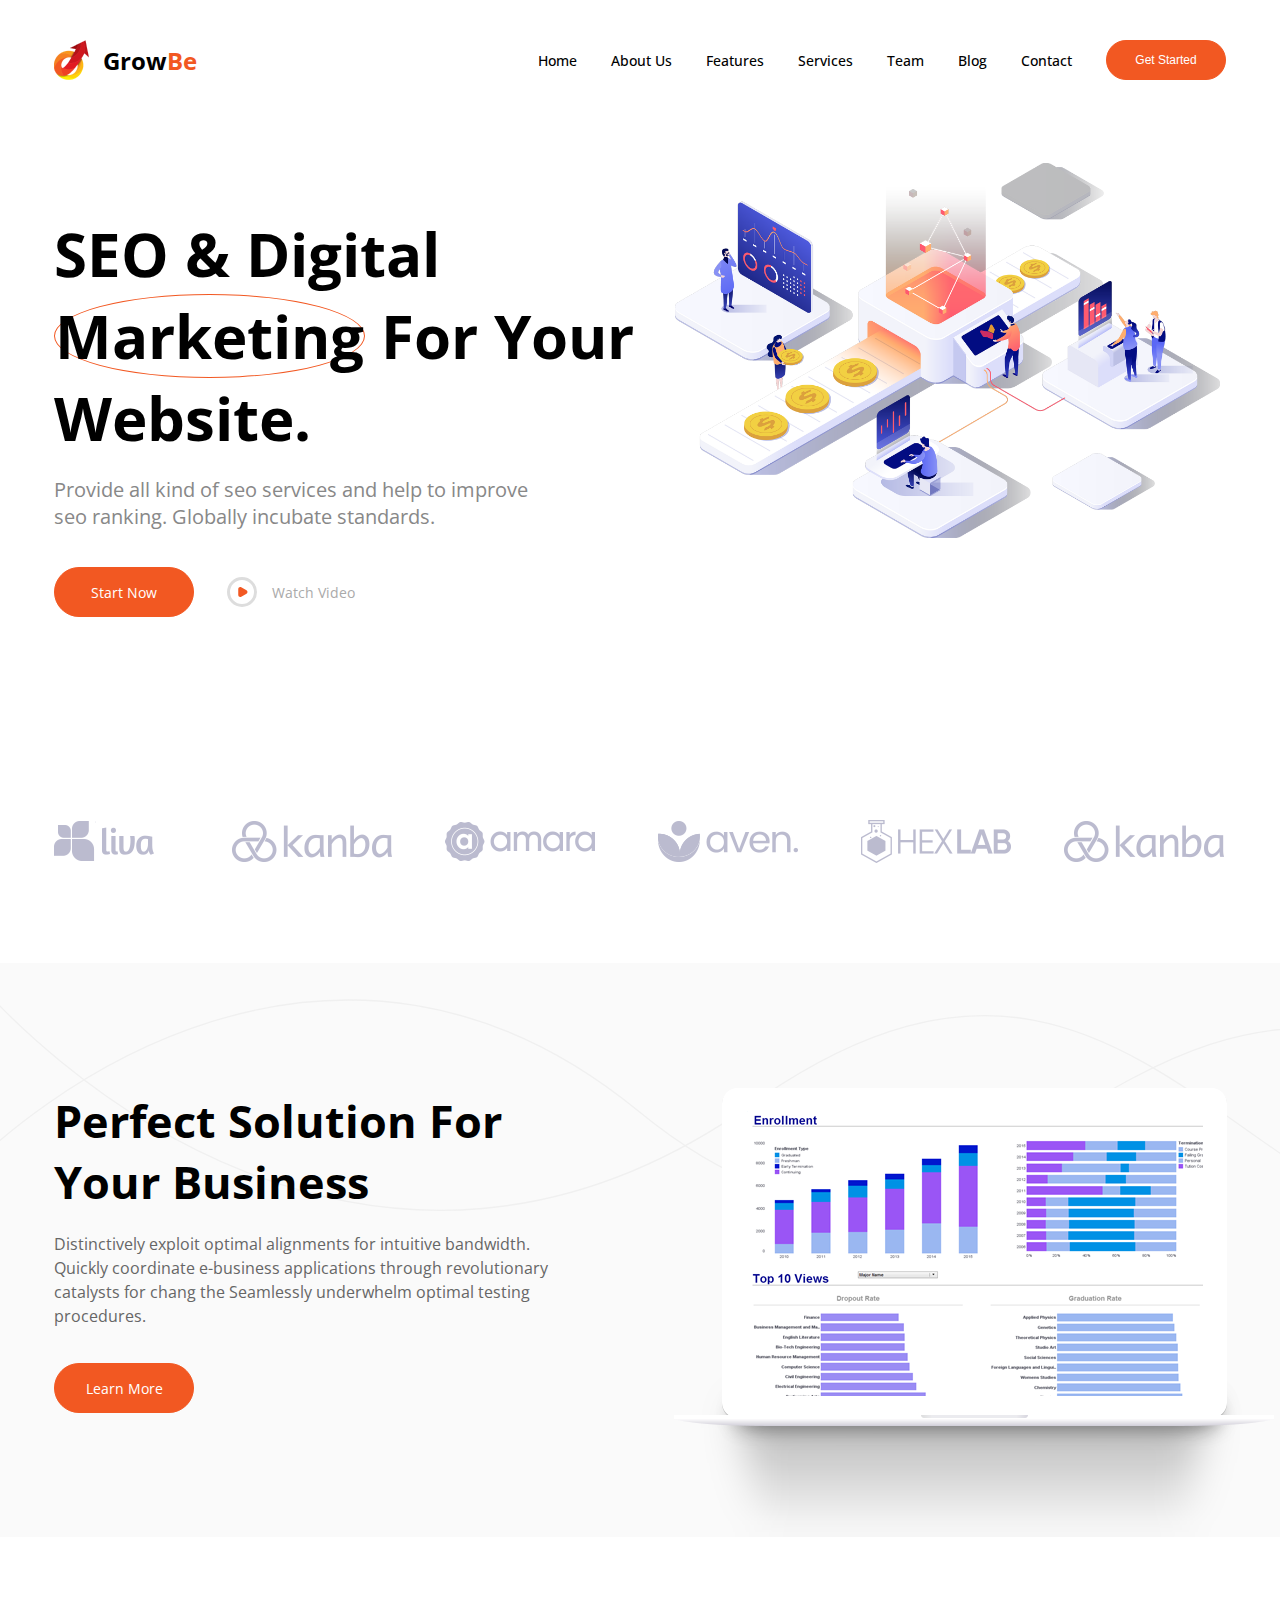
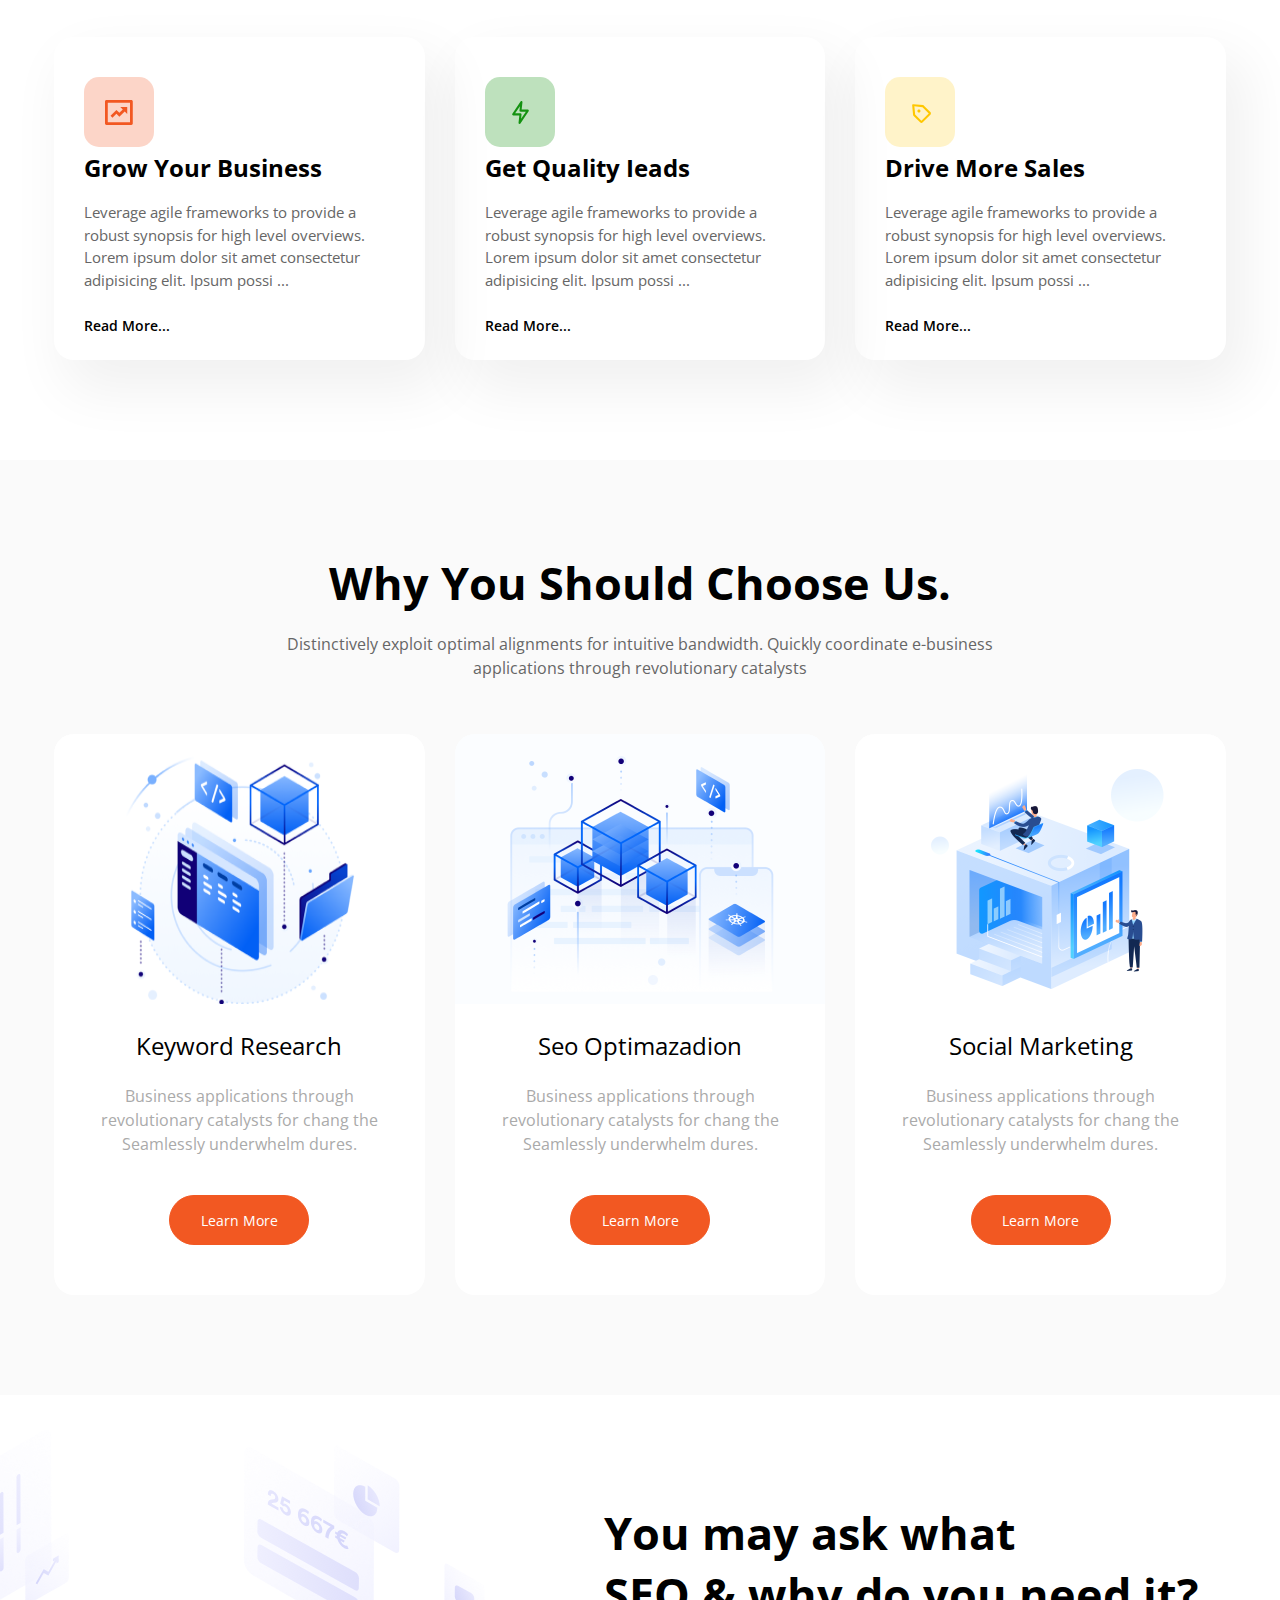
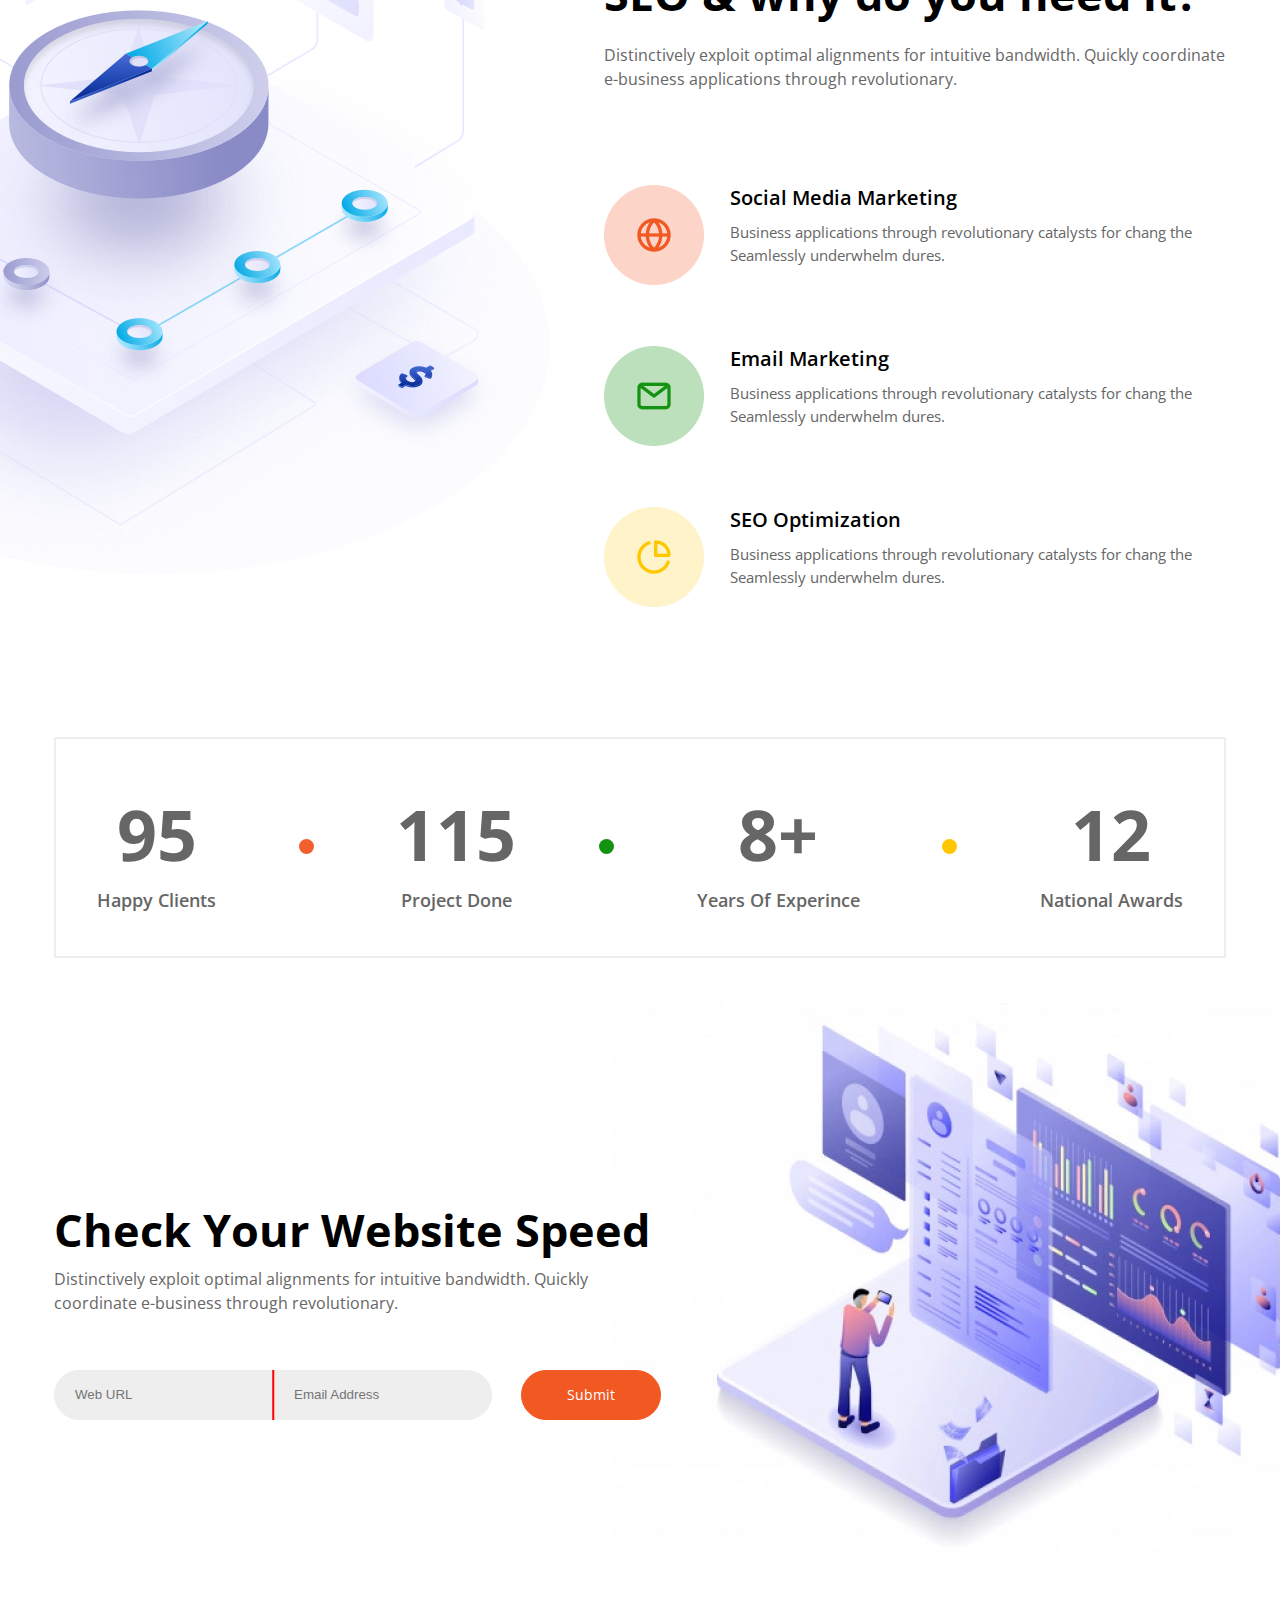
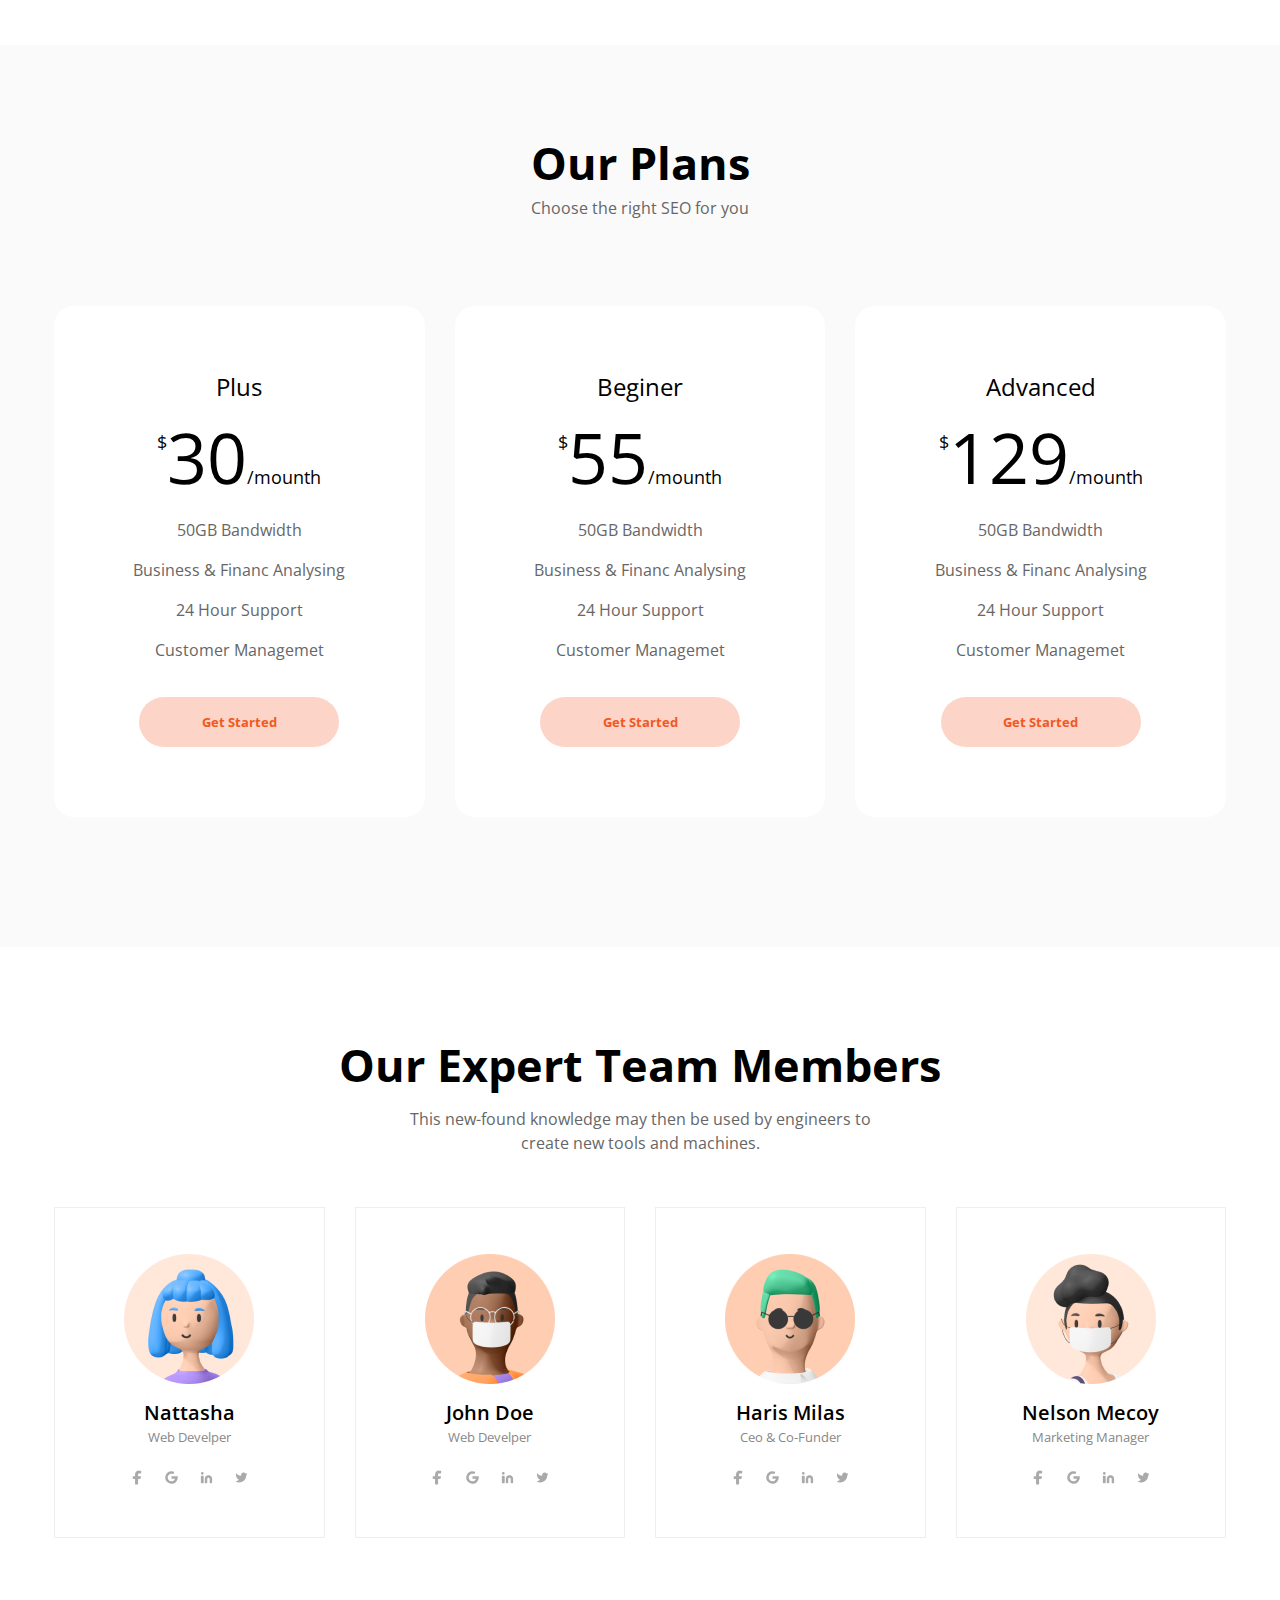
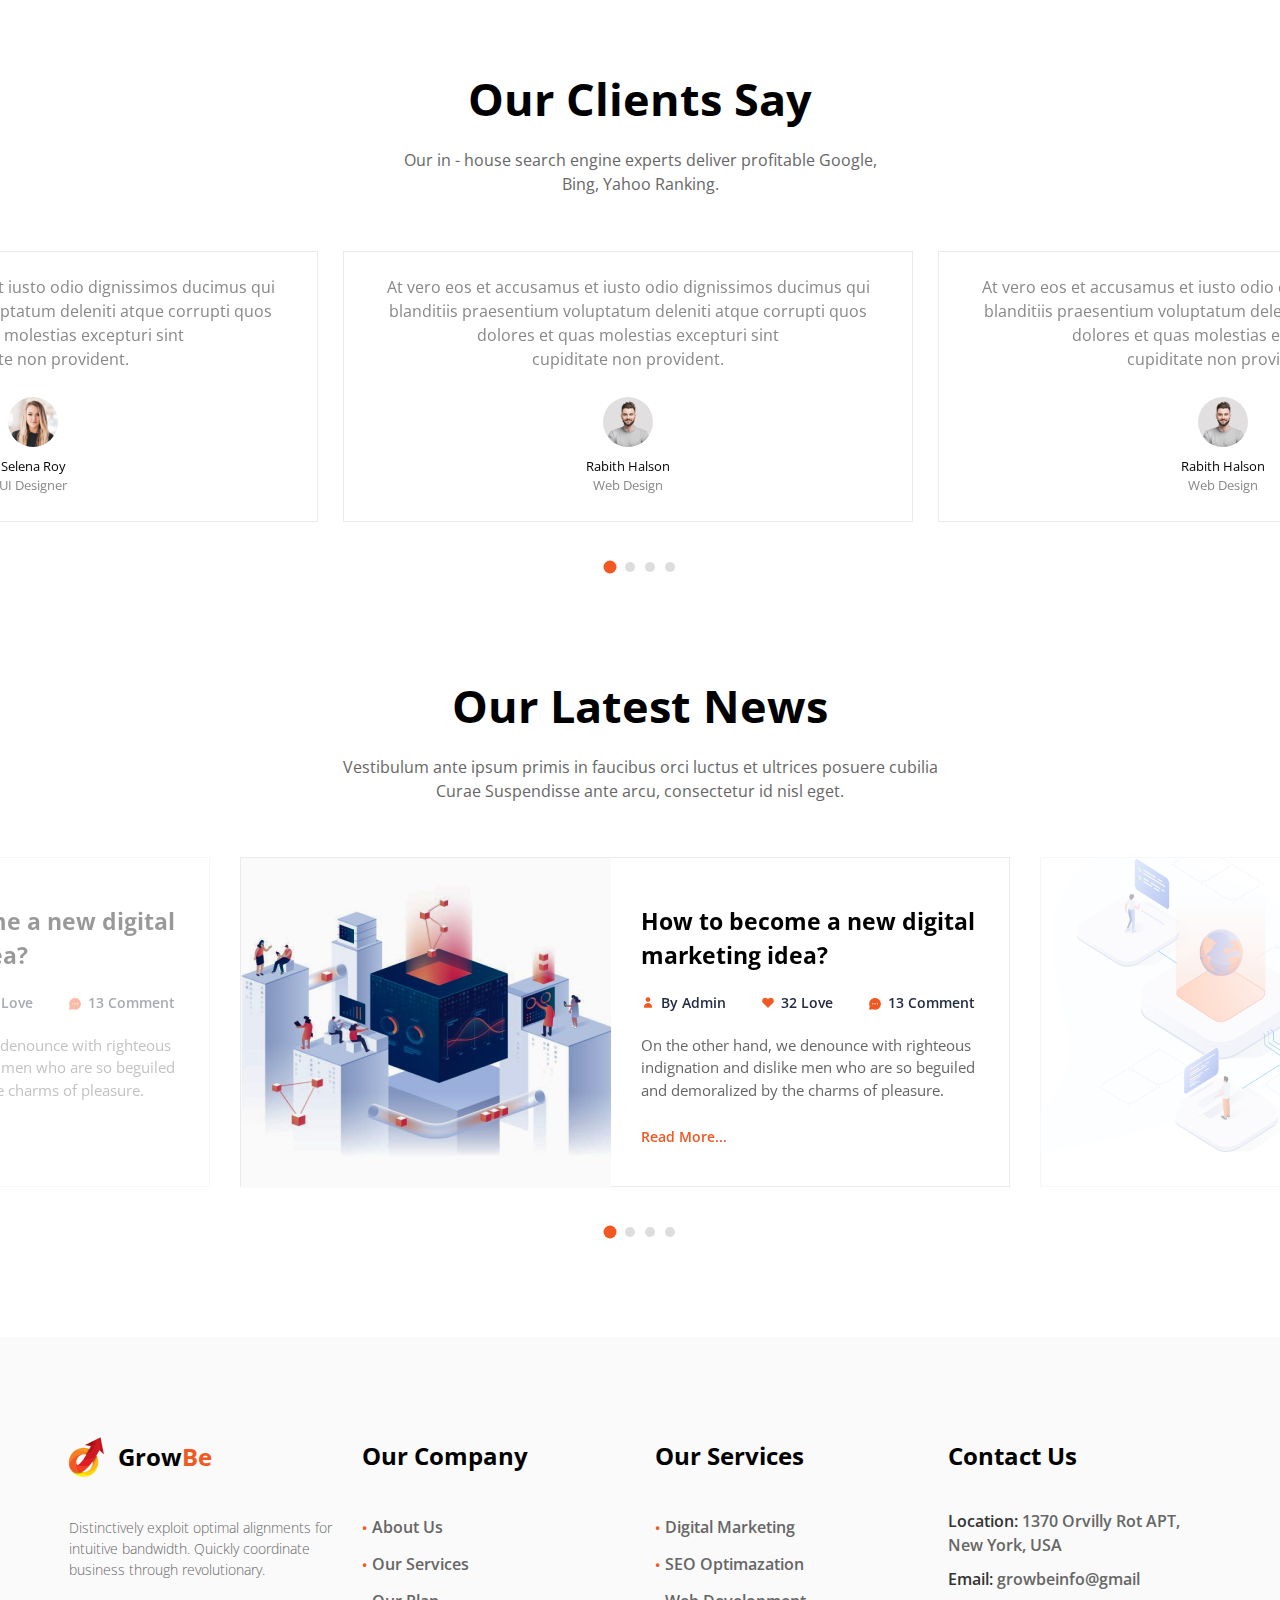
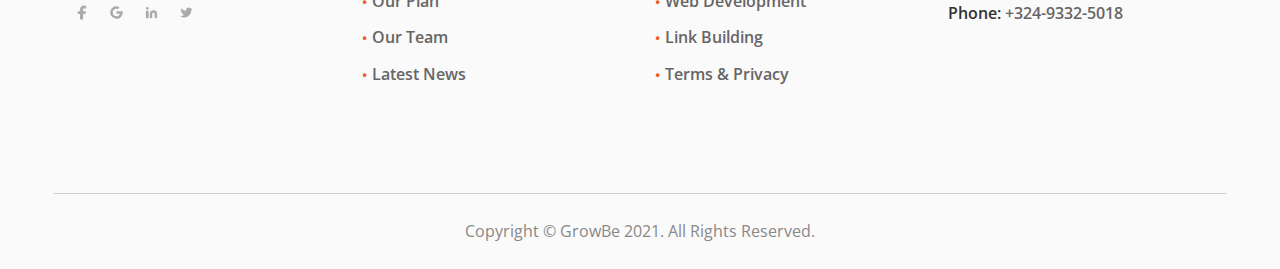
<file: GrowBE/index.html>
<!DOCTYPE html>
<html lang="en">
<head>
    <meta charset="UTF-8">
    <meta name="viewport" content="width=device-width, initial-scale=1.0">
    <title>GroBe</title>
    <link rel="stylesheet" href="style.css">

    <link rel="preconnect" href="https://fonts.googleapis.com">
    <link rel="preconnect" href="https://fonts.gstatic.com" crossorigin>
    <link href="https://fonts.googleapis.com/css2?family=Open+Sans:wght@600;700;800&family=Roboto:ital,wght@0,500;1,100;1,500&display=swap" rel="stylesheet">
<body>
    <div class="wrapper">
        <header class="header" id="header">
            <div class="header__container container">
                <a href="" class="header__logo">
                    <img class="logo__img" src="img/header/1.png" alt="Logo">   
                    <h4 class="header__text"><span class="grow">Grow</span><span class="be">Be</span></h4>                              
                </a>
                <nav class="header__menu menu">
                    <ul class="menu__list">
                        <li class="menu__item">
                            <a href="" class="menu__link" data-scroll="#pageMainBlock">Home</a>        
                        </li>
                        <li class="menu__item">
                            <a href="" class="menu__link" data-scroll="#AboutUs">About Us</a>        
                        </li>
                        <li class="menu__item">
                            <a href="" class="menu__link" data-scroll="#Features">Features</a>        
                        </li>
                        <li class="menu__item">
                            <a href="" class="menu__link" data-scroll="#Services">Services</a>        
                        </li>
                        <li class="menu__item">
                            <a href="" class="menu__link" data-scroll="#Team">Team</a>        
                        </li>
                        <li class="menu__item">
                            <a href="" class="menu__link" data-scroll="#Blog">Blog</a>        
                        </li>
                        <li class="menu__item">
                            <a href="" class="menu__link" data-scroll="#Contact">Contact</a>        
                        </li>
                        <li class="menu__item menu__item--button">
                            <button type="submit" class="get-button">Get Started</button>
                        </li>
                    </ul>
                </nav>
                <div class="burger header__menu" id="burgerMenu" role="button">
                    <img class="burger__menu" src="img/header/burger.svg" alt="burger__menu">
                    <nav class="nav" id="nav">
                        <h1 class="burger__item">
                            <a href="" class="menu__link" data-scroll="#pageMainBlock">Home</a>
                        </h1>
                        <h1 class="burger__item">
                            <a href="" class="menu__link" data-scroll="#AboutUs">About Us</a>
                        </h1>
                        <h1 class="burger__item">
                            <a href="" class="menu__link" data-scroll="#Features">Features</a>
                        </h1>  
                        <h1 class="burger__item">
                            <a href="" class="menu__link" data-scroll="#Services">Services</a>
                        </h1>  
                        <h1 class="burger__item">
                            <a href="" class="menu__link" data-scroll="#Team">Team</a>
                        </h1> 
                        <h1 class="burger__item">
                            <a href="" class="menu__link" data-scroll="#Blog">Blog</a>
                        </h1> 
                        <h1 class="menu__item">
                            <a href="" class="menu__link" data-scroll="#Contact">Contact</a>        
                        </h1>
                    </nav>
                </div>
            </div>
        </header>
        <main class="page">
            <section class="page__main-block" id="pageMainBlock">
                <div class="main-block__container container">
                    <div class="main-block__body">
                        <h1 class="main-block__title">
                            SEO & Digital<br>
                            <span class="main-block__oval"> Marketing</span> For Your<br>
                            Website.
                        </h1>                               
                        <p class="main-block__text">
                            Provide all kind of seo services and help to improve<br> seo ranking. Globally incubate standards.
                        </p>
                        <div class="main-block__buttons">
                            <a href="" class="button main-block__button-left">Start Now</a>
                            <a href="" class="button main-block__button-right"> <img class="main__icon" src="img/main_block/button/icon.svg" alt="triangle">Watch Video</a>
                        </div>
                    </div> 
                    <div class="main-block__image">
                        <img src="img/main_block/1.png" alt="city">
                    </div>
                </div>
            </section>
            <div class="page__company">
                <div class="company__container container">
                    <div class="company__items">
                        <div class="company__item">
                            <img src="img/company/1.png" alt="company">
                        </div>
                        <div class="company__item">
                            <img src="img/company/2.png" alt="company">
                        </div>
                        <div class="company__item">
                            <img src="img/company/3.png" alt="company">
                        </div>
                        <div class="company__item">
                            <img src="img/company/4.png" alt="company">
                        </div>
                        <div class="company__item">
                            <img src="img/company/5.png" alt="company">
                        </div>
                        <div class="company__item">
                            <img src="img/company/2.png" alt="company">
                        </div>
                    </div>
                </div>
            </div> 
            <section class="page-about__us" id="AboutUs">
                <img class="vector" src="img/about__us/element.svg" alt="vectors">
                <div class="about__us-container container">
                    <div class="about__us-body">
                        <h1 class="about__us-title">
                            Perfect Solution For<br>Your Business
                        </h1>
                        <p class="about__us-text">
                            Distinctively exploit optimal alignments for intuitive bandwidth. Quickly coordinate e-business applications through revolutionary catalysts for chang the Seamlessly underwhelm optimal testing procedures.
                        </p>
                        <div class="about__us-buttons">
                            <a href="" class="button about__us-button">Learn More</a>
                        </div>
                    </div>
                    <div class="about__us-image">
                        <img src="img/about__us/1.png" alt="pc">
                    </div>
                </div>
            </section>
            <section class="page__features" id="Features">
                <div class="features__container container">
                    <div class="features__items">
                        <div class="features__item icon1">
                            <div class="svg-container">
                                <svg width="70" height="70" viewBox="0 0 70 70" fill="none" xmlns="http://www.w3.org/2000/svg">
                                  <rect class="icon-1" width="70" height="70" rx="15" fill="#F25822" fill-opacity="0.25"/>
                                  <path class="svg-path" d="M23.7778 25.7778V45.2222H46V25.7778H23.7778ZM22.3889 23H47.3889C47.7572 23 48.1105 23.1463 48.371 23.4068C48.6314 23.6673 48.7778 24.0205 48.7778 24.3889V46.6111C48.7778 46.9795 48.6314 47.3327 48.371 47.5932C48.1105 47.8537 47.7572 48 47.3889 48H22.3889C22.0205 48 21.6673 47.8537 21.4068 47.5932C21.1463 47.3327 21 46.9795 21 46.6111V24.3889C21 24.0205 21.1463 23.6673 21.4068 23.4068C21.6673 23.1463 22.0205 23 22.3889 23ZM38.7681 32.4347L36.2778 29.9444H43.2222V36.8889L40.7319 34.3986L35.3653 39.7653L32.4194 36.8194L28.4903 40.7472L26.5264 38.7833L32.4194 32.8903L35.3653 35.8375L38.7681 32.4347Z" fill="#F25822"/>
                                </svg>
                            </div>
                            <div class="features__title">
                                <h4>Grow Your Business</h4>
                            </div>
                            <p class="features__text">Leverage agile frameworks to provide a robust synopsis for high level overviews.  Lorem ipsum dolor sit amet consectetur adipisicing elit. Ipsum possimus molestiae deleniti nemo nesciunt quo alias tempore dolorum, ab incidunt inventore. Nulla molestiae eligendi libero ullam reprehenderit cupiditate repudiandae velit?</p>
                        </div>
                        <div class="features__item icon2">
                            <div class="svg-container">
                                <svg width="70" height="70" viewBox="0 0 70 70" fill="none">
                                    <rect class="icon-2" width="70" height="70" rx="15" fill="#149211" fill-opacity="0.28"/>
                                    <path d="M34.5729 46.9583C34.4521 46.9582 34.3322 46.937 34.2187 46.8958C33.9997 46.8156 33.8139 46.6643 33.6912 46.466C33.5684 46.2676 33.5157 46.0339 33.5416 45.8021L34.3437 38.4167H28.2083C28.019 38.417 27.8333 38.3657 27.671 38.2684C27.5087 38.171 27.376 38.0313 27.2871 37.8643C27.1982 37.6972 27.1565 37.5091 27.1665 37.3201C27.1765 37.1311 27.2377 36.9484 27.3437 36.7917L35.5624 24.5C35.6924 24.3076 35.8829 24.1642 36.1038 24.0925C36.3246 24.0208 36.563 24.0249 36.7812 24.1042C36.991 24.182 37.1701 24.3254 37.292 24.513C37.414 24.7006 37.4723 24.9225 37.4583 25.1458L36.6562 32.5833H42.7916C42.9808 32.583 43.1666 32.6343 43.3289 32.7316C43.4912 32.829 43.6239 32.9687 43.7128 33.1357C43.8017 33.3028 43.8434 33.4909 43.8334 33.6799C43.8234 33.8689 43.7622 34.0515 43.6562 34.2083L35.4374 46.5C35.3419 46.6414 35.2131 46.7571 35.0623 46.837C34.9116 46.9169 34.7435 46.9586 34.5729 46.9583ZM30.1562 36.3333H35.4999C35.6453 36.3337 35.789 36.3644 35.9217 36.4236C36.0545 36.4828 36.1734 36.5692 36.2708 36.6771C36.3691 36.7865 36.4431 36.9154 36.488 37.0554C36.5329 37.1955 36.5476 37.3434 36.5312 37.4896L36.0624 41.8125L40.8437 34.6667H35.4999C35.353 34.6676 35.2074 34.6373 35.073 34.578C34.9385 34.5186 34.8181 34.4315 34.7197 34.3222C34.6213 34.213 34.5472 34.0842 34.5021 33.9443C34.457 33.8044 34.4421 33.6565 34.4583 33.5104L34.927 29.1875L30.1562 36.3333Z" fill="#149211"/>
                                </svg>
                            </div>
                            <h4 class="features__title">Get Quality Ieads</h4>
                            <p class="features__text">Leverage agile frameworks to provide a robust synopsis for high level overviews.  Lorem ipsum dolor sit amet consectetur adipisicing elit. Ipsum possimus molestiae deleniti nemo nesciunt quo alias tempore dolorum, ab incidunt inventore. Nulla molestiae eligendi libero ullam reprehenderit cupiditate repudiandae velit?</p>
                        </div>
                        <div class="features__item icon3">
                            <div class="svg-container">
                                <svg  width="70" height="70" viewBox="0 0 70 70" fill="none">
                                    <rect class="icon-3" width="70" height="70" rx="15" fill="#FFCD1D" fill-opacity="0.24"/>
                                    <path d="M36.4063 45.9167C35.9033 45.9161 35.4207 45.7178 35.0626 45.3646L28.3855 38.6771C28.2141 38.5067 28.1074 38.2821 28.0834 38.0417L27.1667 28.3021C27.1527 28.1495 27.1725 27.9957 27.2247 27.8517C27.2769 27.7076 27.3603 27.5769 27.4688 27.4688C27.577 27.3602 27.7077 27.2769 27.8517 27.2247C27.9958 27.1724 28.1496 27.1526 28.3021 27.1667L38.0417 28.0833C38.2822 28.1073 38.5068 28.2141 38.6771 28.3854L45.3647 35.0625C45.719 35.4179 45.9179 35.8992 45.9179 36.401C45.9179 36.9029 45.719 37.3842 45.3647 37.7396L37.7396 45.3646C37.3854 45.7172 36.9062 45.9156 36.4063 45.9167ZM30.1563 37.4688L36.4063 43.7188L43.7501 36.375L37.5001 30.125L29.3646 29.3646L30.1563 37.4688Z" fill="#FFC700"/>
                                    <path d="M33.9375 35.5C34.8004 35.5 35.5 34.8004 35.5 33.9375C35.5 33.0746 34.8004 32.375 33.9375 32.375C33.0746 32.375 32.375 33.0746 32.375 33.9375C32.375 34.8004 33.0746 35.5 33.9375 35.5Z" fill="#FFC700"/>
                                </svg>
                            </div>
                            <h4 class="features__title">Drive More Sales</h4>
                            <p class="features__text">Leverage agile frameworks to provide a robust synopsis for high level overviews.  Lorem ipsum dolor sit amet consectetur adipisicing elit. Ipsum possimus molestiae deleniti nemo nesciunt quo alias tempore dolorum, ab incidunt inventore. Nulla molestiae eligendi libero ullam reprehenderit cupiditate repudiandae velit?</p>
                        </div>
                    </div>
                </div>
            </section>
            <section class="page-choose__us" id="Services">
                <div class="choose__us-container container">
                    <div class="choose__us-header header-block">
                        <h2 class="header-block-title">Why You Should Choose Us.</h2>
                        <p class="header-block-sub-title">
                            Distinctively exploit optimal alignments for intuitive bandwidth. Quickly coordinate e-business<br>applications through revolutionary catalysts
                        </p>
                    </div>
                    <div class="choose__us-items">
                        <div class="choose__us-item">
                            <div class="choose__us-photo">
                                <img class="img-choose__us" src="img/choose__us/1.png" alt="choose__us">
                            </div>
                            <div class="body-choose__us-item small">
                                <div class="choose__us-title">
                                    <h4>Keyword Research</h4>
                                </div>          
                                <p class="choose__us-text">
                                    Business applications through revolutionary catalysts for chang the Seamlessly underwhelm dures.
                                </p>       
                                <div class="choose__us-buttons">
                                    <a href="" class="button choose__us-button">Learn More</a>
                                </div>
                            </div>   
                        </div>
                        <div class="choose__us-item">
                            <div class="choose__us-photo">
                                <img class="img-choose__us" src="img/choose__us/2.png" alt="choose__us">
                            </div>
                            <div class="body-choose__us-item">
                                <div class="choose__us-title">
                                    <h4>Seo Optimazadion</h4>
                                </div>          
                                <p class="choose__us-text">
                                    Business applications through revolutionary catalysts for chang the Seamlessly underwhelm dures.
                                </p>       
                                <div class="choose__us-buttons">
                                    <a href="" class="button choose__us-button">Learn More</a>
                                </div>
                            </div>   
                        </div>
                        <div class="choose__us-item">
                            <div class="choose__us-photo">
                                <img class="img-choose__us" src="img/choose__us/3.png" alt="choose__us">
                            </div>
                            <div class="body-choose__us-item">
                                <div class="choose__us-title">
                                    <h4>Social Marketing</h4>
                                </div>          
                                <p class="choose__us-text">
                                    Business applications through revolutionary catalysts for chang the Seamlessly underwhelm dures.
                                </p>       
                                <div class="choose__us-buttons">
                                    <a href="" class="button choose__us-button">Learn More</a>
                                </div>
                            </div>   
                        </div>
                    </div>
                </div>
            </section>
            <section class="page-we__do">
                <div class="we__do-container container">
                    <img class="we__do-img" src="img/we__do/1.png" alt="compass">
                    <div class="we__do-block">
                        <div class="we__do-header">
                            <h2 class="we__do-header-block-title">You may ask what<br>SEO & why do you need it?</h2>
                            <p class="we__do-header-block-sub-title">
                                Distinctively exploit optimal alignments for intuitive bandwidth. Quickly coordinate e-business applications through revolutionary.
                            </p>
                        </div>
                        <div class="we__do-items">
                            <div class="we__do-item icon1">
                                <div class="we__do-photo">
                                    <img class="img-we__do" src="img/we__do/icon-1.png" alt="choose__us">
                                </div>
                                <div class="body-we__do-item">
                                    <div class="we__do-title">
                                        <h4>Social Media Marketing</h4>
                                    </div>          
                                    <p class="we__do-text">
                                        Business applications through revolutionary catalysts for chang the Seamlessly underwhelm dures.
                                    </p>       
                                </div>    
                            </div> 
                            <div class="we__do-item icon2">
                                <div class="we__do-photo">
                                    <img class="img-we__do" src="img/we__do/icon-2.png" alt="choose__us">
                                </div>
                                <div class="body-we__do-item">
                                    <div class="we__do-title">
                                        <h4>Email Marketing</h4>
                                    </div>          
                                    <p class="we__do-text">
                                        Business applications through revolutionary catalysts for chang the Seamlessly underwhelm dures.
                                    </p>       
                                </div>    
                            </div> 
                            <div class="we__do-item icon3">
                                <div class="we__do-photo">
                                    <img class="img-we__do" src="img/we__do/icon-3.png" alt="choose__us">
                                </div>
                                <div class="body-we__do-item">
                                    <div class="we__do-title">
                                        <h4>SEO Optimization</h4>
                                    </div>          
                                    <p class="we__do-text">
                                        Business applications through revolutionary catalysts for chang the Seamlessly underwhelm dures.
                                    </p>       
                                </div>    
                            </div> 
                        </div>
                    </div>              
                </div>
            </section>
            <div class="page-progress">
                <div class="progress-container container">
                    <div class="rectangle__items">
                         <div class="rectangle__item">
                             <h1 class="rectangle__item-title">95</h1>
                            <p class="rectangle__item-subtitle">Happy Clients</p>
                        </div>
                        <div class="point">
                            <img src="img/progress/1.svg" alt="orange">
                            </div>
                        <div class="rectangle__item">
                            <h1 class="rectangle__item-title">115</h1>
                            <p class="rectangle__item-subtitle">Project Done</p>
                        </div>
                        <div class="point">
                            <img src="img/progress/2.svg" alt="green">
                        </div>

                        <div class="rectangle__item">
                            <h1 class="rectangle__item-title">8+</h1>
                            <p class="rectangle__item-subtitle">Years Of Experince</p>
                        </div>
                        <div class="point">
                            <img src="img/progress/3.svg" alt="green">
                        </div>

                        <div class="rectangle__item">
                            <h1 class="rectangle__item-title">12</h1>
                            <p class="rectangle__item-subtitle">National Awards</p>
                        </div>
                    </div>
                </div>
            </div>
            <section class="page-mail__box">
                <div class="mail__box-container container">
                    <div class="mail__box-body">
                        <h1 class="mail__box-title">
                            Check Your Website Speed
                        </h1>
                        <p class="mail__box-text">
                            Distinctively exploit optimal alignments for intuitive bandwidth. Quickly coordinate e-business through revolutionary.
                        </p>
                        <div class="message__box">
                            <div class="forms">
                                <form action="" class="web__form">
                                    <input  id="website" required type="url"  placeholder="Web URL">
                                </form>
                                <form action="" class="email__form">
                                    <input id="emailInput" required type="email" placeholder="Email Address">
                                </form>
                            </div>
                            <div class="mail__box-buttons">
                                <a href="" class="button mail__box-button">Submit</a>
                            </div>
                        </div>
                    </div>
                    <img class="mail__box-image" src="img/mail__box/1.png" alt="city">
                </div> 
            </section>
            <section class="page-our__plans">
                <div class="our__plans-container container">
                    <div class="our__plans-header header-block">
                        <h2 class="our__plans-title">Our Plans</h2>
                        <p class="our__plans-sub-title">
                            Choose the right SEO for you
                        </p>
                    </div>
                    <div class="our__plans-items">
                        <div class="our__plans-item">
                            <div class="body-our__plans-item">
                                <div class="our__plans-headers">
                                    <h4 class="packet">Plus</h4>
                                    <h1 class="price"><span class="dollar">$</span><span class="number">30</span><span class="mounth">/mounth</span></h1>
                                </div>          
                                <p class="our__plans-text">
                                    50GB Bandwidth<br> Business & Financ Analysing<br> 24 Hour Support<br> Customer Managemet
                                </p>       
                            </div>   
                            <div class="our__plans-buttons">
                                <a href="" class="button our__plans-button">Get Started</a>
                            </div>
                        </div>
                        <div class="our__plans-item">
                            <div class="body-our__plans-item">
                                <div class="our__plans-headers">
                                    <h4 class="packet">Beginer</h4>
                                    <h1 class="price"><span class="dollar">$</span><span class="number">55</span><span class="mounth">/mounth</span></h1>
                                </div>          
                                <p class="our__plans-text">
                                    50GB Bandwidth<br> Business & Financ Analysing<br> 24 Hour Support<br> Customer Managemet
                                </p>       
                            </div>   
                            <div class="our__plans-buttons">
                                <a href="" class="button our__plans-button">Get Started</a>
                            </div>
                        </div>
                        <div class="our__plans-item">
                            <div class="body-our__plans-item">
                                <div class="our__plans-headers">
                                    <h4 class="packet">Advanced</h4>
                                    <h1 class="price"><span class="dollar">$</span><span class="number">129</span><span class="mounth">/mounth</span></h1>
                                </div>          
                                <p class="our__plans-text">
                                    50GB Bandwidth<br> Business & Financ Analysing<br> 24 Hour Support<br> Customer Managemet
                                </p>       
                            </div>  
                            <div class="our__plans-buttons">
                                <a href="" class="button our__plans-button">Get Started</a>
                            </div> 
                        </div>
                    </div>
                </div>
            </section>
            <section class="page-team" id="Team">
                <div class="team-container container">
                    <div class="team-header header-block">
                        <h2 class="team-header-block-title header-block-title">Our Expert Team Members</h2>
                        <p class="header-block-sub-title team-header-block-sub-title">
                            This new-found knowledge may then be used by engineers to<br> create new tools and machines.
                        </p>
                    </div>
                    <div class="team-items">
                        <div class="team-item">
                            <div class="team-photo">
                                <img class="img-team" src="img/team/1.png" alt="team1">
                            </div>
                            <div class="team-item-title">
                                <h4>Nattasha</h4>
                            </div>          
                            <p class="team-item-text">
                                Web Develper
                            </p>   
                            <div class="social__items">
                                <a class="social__item facebook" href="#" target="_blank">
                                    <svg width="15" height="15" viewBox="0 0 6 9" fill="none" xmlns="http://www.w3.org/2000/svg">
                                        <path id="Vector" d="M5.79167 0.604924C5.79167 0.544145 5.76752 0.485855 5.72454 0.442878C5.68157 0.399901 5.62328 0.375757 5.5625 0.375757H4.41667C3.83968 0.347015 3.27477 0.547811 2.84537 0.934273C2.41597 1.32073 2.15698 1.86144 2.125 2.43826V3.67576H0.979167C0.918388 3.67576 0.860098 3.6999 0.817121 3.74288C0.774144 3.78586 0.75 3.84415 0.75 3.90492V5.09659C0.75 5.15737 0.774144 5.21566 0.817121 5.25864C0.860098 5.30161 0.918388 5.32576 0.979167 5.32576H2.125V8.39659C2.125 8.45737 2.14914 8.51566 2.19212 8.55864C2.2351 8.60161 2.29339 8.62576 2.35417 8.62576H3.72917C3.78994 8.62576 3.84823 8.60161 3.89121 8.55864C3.93419 8.51566 3.95833 8.45737 3.95833 8.39659V5.32576H5.15917C5.21013 5.32649 5.25988 5.31021 5.30055 5.2795C5.34123 5.24879 5.3705 5.20539 5.38375 5.15617L5.71375 3.96451C5.72287 3.93065 5.72409 3.89515 5.71733 3.86074C5.71057 3.82633 5.696 3.79393 5.67475 3.76604C5.6535 3.73814 5.62613 3.7155 5.59475 3.69985C5.56337 3.6842 5.52882 3.67595 5.49375 3.67576H3.95833V2.43826C3.96973 2.32481 4.02301 2.21968 4.10776 2.14341C4.19251 2.06713 4.30265 2.02519 4.41667 2.02576H5.5625C5.62328 2.02576 5.68157 2.00161 5.72454 1.95864C5.76752 1.91566 5.79167 1.85737 5.79167 1.79659V0.604924Z" fill="#AAAAAA"/>
                                    </svg>   
                                </a>
                                <a class="social__item" href="#" target="_blank">
                                    <svg width="15" height="15" viewBox="0 0 11 11" fill="none" xmlns="http://www.w3.org/2000/svg">
                                        <g id="google">
                                            <path id="Vector" d="M8.02078 6.41679C7.8866 6.88356 7.62067 7.30174 7.25486 7.62122C6.88905 7.9407 6.43887 8.14791 5.95828 8.21804C5.58246 8.27256 5.1995 8.25058 4.83239 8.15342C4.46527 8.05626 4.12157 7.88592 3.82193 7.65262C3.52228 7.41933 3.27287 7.12789 3.08866 6.7958C2.90445 6.46372 2.78924 6.09784 2.74995 5.72012C2.71951 5.34092 2.76809 4.95953 2.89259 4.60006C3.0171 4.2406 3.21483 3.91087 3.47329 3.63173C3.73175 3.3526 4.04532 3.13012 4.39416 2.97837C4.743 2.82662 5.11953 2.7489 5.49995 2.75012C5.85642 2.75062 6.20953 2.81906 6.54037 2.95179C6.59246 2.97517 6.65141 2.97827 6.70567 2.96047C6.75993 2.94266 6.80559 2.90524 6.8337 2.85554L7.4937 1.64095C7.50791 1.61298 7.51645 1.58247 7.51884 1.55119C7.52123 1.5199 7.51742 1.48845 7.50762 1.45864C7.49783 1.42884 7.48224 1.40125 7.46176 1.37748C7.44129 1.35371 7.41632 1.33422 7.38828 1.32012C6.67957 0.999246 5.90084 0.864051 5.12545 0.927267C4.35005 0.990484 3.60351 1.25003 2.95613 1.68146C2.30875 2.1129 1.78185 2.70202 1.42504 3.39334C1.06823 4.08465 0.893262 4.85542 0.916617 5.63304C0.961784 6.78799 1.43654 7.88447 2.24788 8.70768C3.05922 9.53089 4.14869 10.0215 5.30287 10.0835C6.51192 10.1371 7.6931 9.71031 8.58868 8.89631C9.48426 8.0823 10.0215 6.94711 10.0833 5.73845V4.82179C10.0821 4.76137 10.0576 4.70376 10.0149 4.66104C9.97214 4.61831 9.91453 4.59379 9.85412 4.59262H5.72912C5.66834 4.59262 5.61005 4.61676 5.56707 4.65974C5.52409 4.70272 5.49995 4.76101 5.49995 4.82179V6.19679C5.49995 6.25757 5.52409 6.31585 5.56707 6.35883C5.61005 6.40181 5.66834 6.42595 5.72912 6.42595H8.02078" fill="#AAAAAA"/>
                                        </g>
                                    </svg>
                                </a>
                                <a class="social__item" href="#" target="_blank">
                                    <svg width="15" height="15" viewBox="0 0 11 11" fill="none" xmlns="http://www.w3.org/2000/svg">
                                        <g id="linkedin">
                                            <path id="Vector" d="M6.9437 3.85011C6.59241 3.84891 6.24433 3.91698 5.91938 4.05044C5.59443 4.1839 5.29898 4.38012 5.04995 4.62788C4.80091 4.87564 4.60317 5.17008 4.46804 5.49434C4.33291 5.8186 4.26305 6.16632 4.26245 6.51761V9.21261C4.26245 9.32202 4.30591 9.42694 4.38327 9.5043C4.46063 9.58165 4.56555 9.62511 4.67495 9.62511H5.63745C5.74685 9.62511 5.85177 9.58165 5.92913 9.5043C6.00649 9.42694 6.04995 9.32202 6.04995 9.21261V6.51761C6.04986 6.39267 6.0761 6.26911 6.12697 6.155C6.17783 6.04088 6.25217 5.93876 6.34515 5.8553C6.43812 5.77183 6.54764 5.7089 6.66657 5.67061C6.7855 5.63231 6.91116 5.61951 7.03537 5.63303C7.25812 5.66109 7.46283 5.76992 7.61067 5.93888C7.75852 6.10785 7.83921 6.32519 7.83745 6.5497V9.21261C7.83745 9.32202 7.88091 9.42694 7.95827 9.5043C8.03563 9.58165 8.14055 9.62511 8.24995 9.62511H9.21245C9.32185 9.62511 9.42677 9.58165 9.50413 9.5043C9.58149 9.42694 9.62495 9.32202 9.62495 9.21261V6.51761C9.62435 6.16632 9.55449 5.8186 9.41936 5.49434C9.28423 5.17008 9.08649 4.87564 8.83746 4.62788C8.58842 4.38012 8.29297 4.1839 7.96802 4.05044C7.64307 3.91698 7.29499 3.84891 6.9437 3.85011Z" fill="#AAAAAA"/>
                                            <path id="Vector_2" d="M3.025 4.2627H1.7875C1.55968 4.2627 1.375 4.44738 1.375 4.6752V9.2127C1.375 9.44051 1.55968 9.6252 1.7875 9.6252H3.025C3.25282 9.6252 3.4375 9.44051 3.4375 9.2127V4.6752C3.4375 4.44738 3.25282 4.2627 3.025 4.2627Z" fill="#AAAAAA"/>
                                            <path id="Vector_3" d="M2.40625 3.4375C2.97579 3.4375 3.4375 2.97579 3.4375 2.40625C3.4375 1.83671 2.97579 1.375 2.40625 1.375C1.83671 1.375 1.375 1.83671 1.375 2.40625C1.375 2.97579 1.83671 3.4375 2.40625 3.4375Z" fill="#AAAAAA"/>
                                        </g>
                                    </svg>
                                </a>
                                <a class="social__item" href="#" target="_blank">
                                    <svg width="15" height="15" viewBox="0 0 11 11" fill="none" xmlns="http://www.w3.org/2000/svg">
                                        <g id="twitter">
                                            <path id="Vector" d="M3.70338 9.16686C4.38112 9.18954 5.05652 9.07613 5.68968 8.83333C6.32284 8.59053 6.9009 8.22328 7.38971 7.75327C7.87852 7.28327 8.26815 6.72004 8.53558 6.09689C8.80301 5.47374 8.94281 4.8033 8.94672 4.12519C9.25731 3.74084 9.48794 3.29828 9.62505 2.82353C9.63529 2.78602 9.63446 2.74635 9.62267 2.7093C9.61088 2.67225 9.58864 2.63939 9.55861 2.61469C9.52858 2.58999 9.49205 2.5745 9.45343 2.57008C9.4148 2.56566 9.37571 2.5725 9.34088 2.58978C9.17839 2.66799 8.99546 2.69326 8.81786 2.66201C8.64025 2.63077 8.47692 2.54459 8.35088 2.41561C8.18999 2.23942 7.99536 2.09731 7.77854 1.99771C7.56171 1.89812 7.3271 1.84305 7.08861 1.83579C6.85012 1.82852 6.61259 1.8692 6.39011 1.95541C6.16762 2.04163 5.96471 2.17162 5.79338 2.33769C5.55881 2.56487 5.38699 2.84887 5.29463 3.16209C5.20227 3.4753 5.19251 3.80709 5.2663 4.12519C3.73088 4.21686 2.67672 3.48811 1.83338 2.48894C1.80805 2.46025 1.77491 2.43956 1.73801 2.42939C1.7011 2.41922 1.66204 2.42002 1.62559 2.43169C1.58913 2.44335 1.55686 2.46538 1.53272 2.49508C1.50858 2.52478 1.4936 2.56087 1.48963 2.59894C1.32897 3.49014 1.44487 4.40915 1.82175 5.23256C2.19863 6.05596 2.81845 6.74433 3.59797 7.20519C3.0753 7.80461 2.34131 8.179 1.54922 8.25019C1.50678 8.25723 1.46761 8.27736 1.43718 8.30776C1.40675 8.33817 1.38659 8.37733 1.37952 8.41976C1.37244 8.46219 1.37882 8.50577 1.39774 8.5444C1.41666 8.58303 1.44719 8.61477 1.48505 8.63519C2.17416 8.97957 2.93303 9.16145 3.70338 9.16686Z" fill="#AAAAAA"/>
                                        </g>
                                    </svg>
                                </a>
                            </div>
                        </div>
                        <div class="team-item">
                            <div class="team-photo">
                                <img class="img-team" src="img/team/2.png" alt="team2">
                            </div>
                            <div class="team-item-title">
                                <h4>John Doe</h4>
                            </div>          
                            <p class="team-item-text">
                                Web Develper
                            </p>   
                            <div class="social__items">
                                <a class="social__item facebook" href="#" target="_blank">
                                    <svg width="15" height="15" viewBox="0 0 6 9" fill="none" xmlns="http://www.w3.org/2000/svg">
                                        <path id="Vector" d="M5.79167 0.604924C5.79167 0.544145 5.76752 0.485855 5.72454 0.442878C5.68157 0.399901 5.62328 0.375757 5.5625 0.375757H4.41667C3.83968 0.347015 3.27477 0.547811 2.84537 0.934273C2.41597 1.32073 2.15698 1.86144 2.125 2.43826V3.67576H0.979167C0.918388 3.67576 0.860098 3.6999 0.817121 3.74288C0.774144 3.78586 0.75 3.84415 0.75 3.90492V5.09659C0.75 5.15737 0.774144 5.21566 0.817121 5.25864C0.860098 5.30161 0.918388 5.32576 0.979167 5.32576H2.125V8.39659C2.125 8.45737 2.14914 8.51566 2.19212 8.55864C2.2351 8.60161 2.29339 8.62576 2.35417 8.62576H3.72917C3.78994 8.62576 3.84823 8.60161 3.89121 8.55864C3.93419 8.51566 3.95833 8.45737 3.95833 8.39659V5.32576H5.15917C5.21013 5.32649 5.25988 5.31021 5.30055 5.2795C5.34123 5.24879 5.3705 5.20539 5.38375 5.15617L5.71375 3.96451C5.72287 3.93065 5.72409 3.89515 5.71733 3.86074C5.71057 3.82633 5.696 3.79393 5.67475 3.76604C5.6535 3.73814 5.62613 3.7155 5.59475 3.69985C5.56337 3.6842 5.52882 3.67595 5.49375 3.67576H3.95833V2.43826C3.96973 2.32481 4.02301 2.21968 4.10776 2.14341C4.19251 2.06713 4.30265 2.02519 4.41667 2.02576H5.5625C5.62328 2.02576 5.68157 2.00161 5.72454 1.95864C5.76752 1.91566 5.79167 1.85737 5.79167 1.79659V0.604924Z" fill="#AAAAAA"/>
                                    </svg>   
                                </a>
                                <a class="social__item" href="#" target="_blank">
                                    <svg width="15" height="15" viewBox="0 0 11 11" fill="none" xmlns="http://www.w3.org/2000/svg">
                                        <g id="google">
                                            <path id="Vector" d="M8.02078 6.41679C7.8866 6.88356 7.62067 7.30174 7.25486 7.62122C6.88905 7.9407 6.43887 8.14791 5.95828 8.21804C5.58246 8.27256 5.1995 8.25058 4.83239 8.15342C4.46527 8.05626 4.12157 7.88592 3.82193 7.65262C3.52228 7.41933 3.27287 7.12789 3.08866 6.7958C2.90445 6.46372 2.78924 6.09784 2.74995 5.72012C2.71951 5.34092 2.76809 4.95953 2.89259 4.60006C3.0171 4.2406 3.21483 3.91087 3.47329 3.63173C3.73175 3.3526 4.04532 3.13012 4.39416 2.97837C4.743 2.82662 5.11953 2.7489 5.49995 2.75012C5.85642 2.75062 6.20953 2.81906 6.54037 2.95179C6.59246 2.97517 6.65141 2.97827 6.70567 2.96047C6.75993 2.94266 6.80559 2.90524 6.8337 2.85554L7.4937 1.64095C7.50791 1.61298 7.51645 1.58247 7.51884 1.55119C7.52123 1.5199 7.51742 1.48845 7.50762 1.45864C7.49783 1.42884 7.48224 1.40125 7.46176 1.37748C7.44129 1.35371 7.41632 1.33422 7.38828 1.32012C6.67957 0.999246 5.90084 0.864051 5.12545 0.927267C4.35005 0.990484 3.60351 1.25003 2.95613 1.68146C2.30875 2.1129 1.78185 2.70202 1.42504 3.39334C1.06823 4.08465 0.893262 4.85542 0.916617 5.63304C0.961784 6.78799 1.43654 7.88447 2.24788 8.70768C3.05922 9.53089 4.14869 10.0215 5.30287 10.0835C6.51192 10.1371 7.6931 9.71031 8.58868 8.89631C9.48426 8.0823 10.0215 6.94711 10.0833 5.73845V4.82179C10.0821 4.76137 10.0576 4.70376 10.0149 4.66104C9.97214 4.61831 9.91453 4.59379 9.85412 4.59262H5.72912C5.66834 4.59262 5.61005 4.61676 5.56707 4.65974C5.52409 4.70272 5.49995 4.76101 5.49995 4.82179V6.19679C5.49995 6.25757 5.52409 6.31585 5.56707 6.35883C5.61005 6.40181 5.66834 6.42595 5.72912 6.42595H8.02078" fill="#AAAAAA"/>
                                        </g>
                                    </svg>
                                </a>
                                <a class="social__item" href="#" target="_blank">
                                    <svg width="15" height="15" viewBox="0 0 11 11" fill="none" xmlns="http://www.w3.org/2000/svg">
                                        <g id="linkedin">
                                            <path id="Vector" d="M6.9437 3.85011C6.59241 3.84891 6.24433 3.91698 5.91938 4.05044C5.59443 4.1839 5.29898 4.38012 5.04995 4.62788C4.80091 4.87564 4.60317 5.17008 4.46804 5.49434C4.33291 5.8186 4.26305 6.16632 4.26245 6.51761V9.21261C4.26245 9.32202 4.30591 9.42694 4.38327 9.5043C4.46063 9.58165 4.56555 9.62511 4.67495 9.62511H5.63745C5.74685 9.62511 5.85177 9.58165 5.92913 9.5043C6.00649 9.42694 6.04995 9.32202 6.04995 9.21261V6.51761C6.04986 6.39267 6.0761 6.26911 6.12697 6.155C6.17783 6.04088 6.25217 5.93876 6.34515 5.8553C6.43812 5.77183 6.54764 5.7089 6.66657 5.67061C6.7855 5.63231 6.91116 5.61951 7.03537 5.63303C7.25812 5.66109 7.46283 5.76992 7.61067 5.93888C7.75852 6.10785 7.83921 6.32519 7.83745 6.5497V9.21261C7.83745 9.32202 7.88091 9.42694 7.95827 9.5043C8.03563 9.58165 8.14055 9.62511 8.24995 9.62511H9.21245C9.32185 9.62511 9.42677 9.58165 9.50413 9.5043C9.58149 9.42694 9.62495 9.32202 9.62495 9.21261V6.51761C9.62435 6.16632 9.55449 5.8186 9.41936 5.49434C9.28423 5.17008 9.08649 4.87564 8.83746 4.62788C8.58842 4.38012 8.29297 4.1839 7.96802 4.05044C7.64307 3.91698 7.29499 3.84891 6.9437 3.85011Z" fill="#AAAAAA"/>
                                            <path id="Vector_2" d="M3.025 4.2627H1.7875C1.55968 4.2627 1.375 4.44738 1.375 4.6752V9.2127C1.375 9.44051 1.55968 9.6252 1.7875 9.6252H3.025C3.25282 9.6252 3.4375 9.44051 3.4375 9.2127V4.6752C3.4375 4.44738 3.25282 4.2627 3.025 4.2627Z" fill="#AAAAAA"/>
                                            <path id="Vector_3" d="M2.40625 3.4375C2.97579 3.4375 3.4375 2.97579 3.4375 2.40625C3.4375 1.83671 2.97579 1.375 2.40625 1.375C1.83671 1.375 1.375 1.83671 1.375 2.40625C1.375 2.97579 1.83671 3.4375 2.40625 3.4375Z" fill="#AAAAAA"/>
                                        </g>
                                    </svg>
                                </a>
                                <a class="social__item" href="#" target="_blank">
                                    <svg width="15" height="15" viewBox="0 0 11 11" fill="none" xmlns="http://www.w3.org/2000/svg">
                                        <g id="twitter">
                                            <path id="Vector" d="M3.70338 9.16686C4.38112 9.18954 5.05652 9.07613 5.68968 8.83333C6.32284 8.59053 6.9009 8.22328 7.38971 7.75327C7.87852 7.28327 8.26815 6.72004 8.53558 6.09689C8.80301 5.47374 8.94281 4.8033 8.94672 4.12519C9.25731 3.74084 9.48794 3.29828 9.62505 2.82353C9.63529 2.78602 9.63446 2.74635 9.62267 2.7093C9.61088 2.67225 9.58864 2.63939 9.55861 2.61469C9.52858 2.58999 9.49205 2.5745 9.45343 2.57008C9.4148 2.56566 9.37571 2.5725 9.34088 2.58978C9.17839 2.66799 8.99546 2.69326 8.81786 2.66201C8.64025 2.63077 8.47692 2.54459 8.35088 2.41561C8.18999 2.23942 7.99536 2.09731 7.77854 1.99771C7.56171 1.89812 7.3271 1.84305 7.08861 1.83579C6.85012 1.82852 6.61259 1.8692 6.39011 1.95541C6.16762 2.04163 5.96471 2.17162 5.79338 2.33769C5.55881 2.56487 5.38699 2.84887 5.29463 3.16209C5.20227 3.4753 5.19251 3.80709 5.2663 4.12519C3.73088 4.21686 2.67672 3.48811 1.83338 2.48894C1.80805 2.46025 1.77491 2.43956 1.73801 2.42939C1.7011 2.41922 1.66204 2.42002 1.62559 2.43169C1.58913 2.44335 1.55686 2.46538 1.53272 2.49508C1.50858 2.52478 1.4936 2.56087 1.48963 2.59894C1.32897 3.49014 1.44487 4.40915 1.82175 5.23256C2.19863 6.05596 2.81845 6.74433 3.59797 7.20519C3.0753 7.80461 2.34131 8.179 1.54922 8.25019C1.50678 8.25723 1.46761 8.27736 1.43718 8.30776C1.40675 8.33817 1.38659 8.37733 1.37952 8.41976C1.37244 8.46219 1.37882 8.50577 1.39774 8.5444C1.41666 8.58303 1.44719 8.61477 1.48505 8.63519C2.17416 8.97957 2.93303 9.16145 3.70338 9.16686Z" fill="#AAAAAA"/>
                                        </g>
                                    </svg>
                                </a>
                            </div>
                        </div>
                        <div class="team-item">
                            <div class="team-photo">
                                <img class="img-team" src="img/team/3.png" alt="team3">
                            </div>
                            <div class="team-item-title">
                                <h4>Haris Milas</h4>
                            </div>          
                            <p class="team-item-text">
                                Ceo & Co-Funder
                            </p>   
                            <div class="social__items">
                                <a class="social__item facebook" href="#" target="_blank">
                                    <svg width="15" height="15" viewBox="0 0 6 9" fill="none" xmlns="http://www.w3.org/2000/svg">
                                        <path id="Vector" d="M5.79167 0.604924C5.79167 0.544145 5.76752 0.485855 5.72454 0.442878C5.68157 0.399901 5.62328 0.375757 5.5625 0.375757H4.41667C3.83968 0.347015 3.27477 0.547811 2.84537 0.934273C2.41597 1.32073 2.15698 1.86144 2.125 2.43826V3.67576H0.979167C0.918388 3.67576 0.860098 3.6999 0.817121 3.74288C0.774144 3.78586 0.75 3.84415 0.75 3.90492V5.09659C0.75 5.15737 0.774144 5.21566 0.817121 5.25864C0.860098 5.30161 0.918388 5.32576 0.979167 5.32576H2.125V8.39659C2.125 8.45737 2.14914 8.51566 2.19212 8.55864C2.2351 8.60161 2.29339 8.62576 2.35417 8.62576H3.72917C3.78994 8.62576 3.84823 8.60161 3.89121 8.55864C3.93419 8.51566 3.95833 8.45737 3.95833 8.39659V5.32576H5.15917C5.21013 5.32649 5.25988 5.31021 5.30055 5.2795C5.34123 5.24879 5.3705 5.20539 5.38375 5.15617L5.71375 3.96451C5.72287 3.93065 5.72409 3.89515 5.71733 3.86074C5.71057 3.82633 5.696 3.79393 5.67475 3.76604C5.6535 3.73814 5.62613 3.7155 5.59475 3.69985C5.56337 3.6842 5.52882 3.67595 5.49375 3.67576H3.95833V2.43826C3.96973 2.32481 4.02301 2.21968 4.10776 2.14341C4.19251 2.06713 4.30265 2.02519 4.41667 2.02576H5.5625C5.62328 2.02576 5.68157 2.00161 5.72454 1.95864C5.76752 1.91566 5.79167 1.85737 5.79167 1.79659V0.604924Z" fill="#AAAAAA"/>
                                    </svg>   
                                </a>
                                <a class="social__item" href="#" target="_blank">
                                    <svg width="15" height="15" viewBox="0 0 11 11" fill="none" xmlns="http://www.w3.org/2000/svg">
                                        <g id="google">
                                            <path id="Vector" d="M8.02078 6.41679C7.8866 6.88356 7.62067 7.30174 7.25486 7.62122C6.88905 7.9407 6.43887 8.14791 5.95828 8.21804C5.58246 8.27256 5.1995 8.25058 4.83239 8.15342C4.46527 8.05626 4.12157 7.88592 3.82193 7.65262C3.52228 7.41933 3.27287 7.12789 3.08866 6.7958C2.90445 6.46372 2.78924 6.09784 2.74995 5.72012C2.71951 5.34092 2.76809 4.95953 2.89259 4.60006C3.0171 4.2406 3.21483 3.91087 3.47329 3.63173C3.73175 3.3526 4.04532 3.13012 4.39416 2.97837C4.743 2.82662 5.11953 2.7489 5.49995 2.75012C5.85642 2.75062 6.20953 2.81906 6.54037 2.95179C6.59246 2.97517 6.65141 2.97827 6.70567 2.96047C6.75993 2.94266 6.80559 2.90524 6.8337 2.85554L7.4937 1.64095C7.50791 1.61298 7.51645 1.58247 7.51884 1.55119C7.52123 1.5199 7.51742 1.48845 7.50762 1.45864C7.49783 1.42884 7.48224 1.40125 7.46176 1.37748C7.44129 1.35371 7.41632 1.33422 7.38828 1.32012C6.67957 0.999246 5.90084 0.864051 5.12545 0.927267C4.35005 0.990484 3.60351 1.25003 2.95613 1.68146C2.30875 2.1129 1.78185 2.70202 1.42504 3.39334C1.06823 4.08465 0.893262 4.85542 0.916617 5.63304C0.961784 6.78799 1.43654 7.88447 2.24788 8.70768C3.05922 9.53089 4.14869 10.0215 5.30287 10.0835C6.51192 10.1371 7.6931 9.71031 8.58868 8.89631C9.48426 8.0823 10.0215 6.94711 10.0833 5.73845V4.82179C10.0821 4.76137 10.0576 4.70376 10.0149 4.66104C9.97214 4.61831 9.91453 4.59379 9.85412 4.59262H5.72912C5.66834 4.59262 5.61005 4.61676 5.56707 4.65974C5.52409 4.70272 5.49995 4.76101 5.49995 4.82179V6.19679C5.49995 6.25757 5.52409 6.31585 5.56707 6.35883C5.61005 6.40181 5.66834 6.42595 5.72912 6.42595H8.02078" fill="#AAAAAA"/>
                                        </g>
                                    </svg>
                                </a>
                                <a class="social__item" href="#" target="_blank">
                                    <svg width="15" height="15" viewBox="0 0 11 11" fill="none" xmlns="http://www.w3.org/2000/svg">
                                        <g id="linkedin">
                                            <path id="Vector" d="M6.9437 3.85011C6.59241 3.84891 6.24433 3.91698 5.91938 4.05044C5.59443 4.1839 5.29898 4.38012 5.04995 4.62788C4.80091 4.87564 4.60317 5.17008 4.46804 5.49434C4.33291 5.8186 4.26305 6.16632 4.26245 6.51761V9.21261C4.26245 9.32202 4.30591 9.42694 4.38327 9.5043C4.46063 9.58165 4.56555 9.62511 4.67495 9.62511H5.63745C5.74685 9.62511 5.85177 9.58165 5.92913 9.5043C6.00649 9.42694 6.04995 9.32202 6.04995 9.21261V6.51761C6.04986 6.39267 6.0761 6.26911 6.12697 6.155C6.17783 6.04088 6.25217 5.93876 6.34515 5.8553C6.43812 5.77183 6.54764 5.7089 6.66657 5.67061C6.7855 5.63231 6.91116 5.61951 7.03537 5.63303C7.25812 5.66109 7.46283 5.76992 7.61067 5.93888C7.75852 6.10785 7.83921 6.32519 7.83745 6.5497V9.21261C7.83745 9.32202 7.88091 9.42694 7.95827 9.5043C8.03563 9.58165 8.14055 9.62511 8.24995 9.62511H9.21245C9.32185 9.62511 9.42677 9.58165 9.50413 9.5043C9.58149 9.42694 9.62495 9.32202 9.62495 9.21261V6.51761C9.62435 6.16632 9.55449 5.8186 9.41936 5.49434C9.28423 5.17008 9.08649 4.87564 8.83746 4.62788C8.58842 4.38012 8.29297 4.1839 7.96802 4.05044C7.64307 3.91698 7.29499 3.84891 6.9437 3.85011Z" fill="#AAAAAA"/>
                                            <path id="Vector_2" d="M3.025 4.2627H1.7875C1.55968 4.2627 1.375 4.44738 1.375 4.6752V9.2127C1.375 9.44051 1.55968 9.6252 1.7875 9.6252H3.025C3.25282 9.6252 3.4375 9.44051 3.4375 9.2127V4.6752C3.4375 4.44738 3.25282 4.2627 3.025 4.2627Z" fill="#AAAAAA"/>
                                            <path id="Vector_3" d="M2.40625 3.4375C2.97579 3.4375 3.4375 2.97579 3.4375 2.40625C3.4375 1.83671 2.97579 1.375 2.40625 1.375C1.83671 1.375 1.375 1.83671 1.375 2.40625C1.375 2.97579 1.83671 3.4375 2.40625 3.4375Z" fill="#AAAAAA"/>
                                        </g>
                                    </svg>
                                </a>
                                <a class="social__item" href="#" target="_blank">
                                    <svg width="15" height="15" viewBox="0 0 11 11" fill="none" xmlns="http://www.w3.org/2000/svg">
                                        <g id="twitter">
                                            <path id="Vector" d="M3.70338 9.16686C4.38112 9.18954 5.05652 9.07613 5.68968 8.83333C6.32284 8.59053 6.9009 8.22328 7.38971 7.75327C7.87852 7.28327 8.26815 6.72004 8.53558 6.09689C8.80301 5.47374 8.94281 4.8033 8.94672 4.12519C9.25731 3.74084 9.48794 3.29828 9.62505 2.82353C9.63529 2.78602 9.63446 2.74635 9.62267 2.7093C9.61088 2.67225 9.58864 2.63939 9.55861 2.61469C9.52858 2.58999 9.49205 2.5745 9.45343 2.57008C9.4148 2.56566 9.37571 2.5725 9.34088 2.58978C9.17839 2.66799 8.99546 2.69326 8.81786 2.66201C8.64025 2.63077 8.47692 2.54459 8.35088 2.41561C8.18999 2.23942 7.99536 2.09731 7.77854 1.99771C7.56171 1.89812 7.3271 1.84305 7.08861 1.83579C6.85012 1.82852 6.61259 1.8692 6.39011 1.95541C6.16762 2.04163 5.96471 2.17162 5.79338 2.33769C5.55881 2.56487 5.38699 2.84887 5.29463 3.16209C5.20227 3.4753 5.19251 3.80709 5.2663 4.12519C3.73088 4.21686 2.67672 3.48811 1.83338 2.48894C1.80805 2.46025 1.77491 2.43956 1.73801 2.42939C1.7011 2.41922 1.66204 2.42002 1.62559 2.43169C1.58913 2.44335 1.55686 2.46538 1.53272 2.49508C1.50858 2.52478 1.4936 2.56087 1.48963 2.59894C1.32897 3.49014 1.44487 4.40915 1.82175 5.23256C2.19863 6.05596 2.81845 6.74433 3.59797 7.20519C3.0753 7.80461 2.34131 8.179 1.54922 8.25019C1.50678 8.25723 1.46761 8.27736 1.43718 8.30776C1.40675 8.33817 1.38659 8.37733 1.37952 8.41976C1.37244 8.46219 1.37882 8.50577 1.39774 8.5444C1.41666 8.58303 1.44719 8.61477 1.48505 8.63519C2.17416 8.97957 2.93303 9.16145 3.70338 9.16686Z" fill="#AAAAAA"/>
                                        </g>
                                    </svg>
                                </a>
                            </div>
                        </div>
                        <div class="team-item">
                            <div class="team-photo">
                                <img class="img-team" src="img/team/4.png" alt="team4">
                            </div>
                            <div class="team-item-title">
                                <h4>Nelson Mecoy</h4>
                            </div>          
                            <p class="team-item-text">
                                Marketing Manager
                            </p>   
                            <div class="social__items">
                                <a class="social__item facebook" href="#" target="_blank">
                                    <svg width="15" height="15" viewBox="0 0 6 9" fill="none" xmlns="http://www.w3.org/2000/svg">
                                        <path id="Vector" d="M5.79167 0.604924C5.79167 0.544145 5.76752 0.485855 5.72454 0.442878C5.68157 0.399901 5.62328 0.375757 5.5625 0.375757H4.41667C3.83968 0.347015 3.27477 0.547811 2.84537 0.934273C2.41597 1.32073 2.15698 1.86144 2.125 2.43826V3.67576H0.979167C0.918388 3.67576 0.860098 3.6999 0.817121 3.74288C0.774144 3.78586 0.75 3.84415 0.75 3.90492V5.09659C0.75 5.15737 0.774144 5.21566 0.817121 5.25864C0.860098 5.30161 0.918388 5.32576 0.979167 5.32576H2.125V8.39659C2.125 8.45737 2.14914 8.51566 2.19212 8.55864C2.2351 8.60161 2.29339 8.62576 2.35417 8.62576H3.72917C3.78994 8.62576 3.84823 8.60161 3.89121 8.55864C3.93419 8.51566 3.95833 8.45737 3.95833 8.39659V5.32576H5.15917C5.21013 5.32649 5.25988 5.31021 5.30055 5.2795C5.34123 5.24879 5.3705 5.20539 5.38375 5.15617L5.71375 3.96451C5.72287 3.93065 5.72409 3.89515 5.71733 3.86074C5.71057 3.82633 5.696 3.79393 5.67475 3.76604C5.6535 3.73814 5.62613 3.7155 5.59475 3.69985C5.56337 3.6842 5.52882 3.67595 5.49375 3.67576H3.95833V2.43826C3.96973 2.32481 4.02301 2.21968 4.10776 2.14341C4.19251 2.06713 4.30265 2.02519 4.41667 2.02576H5.5625C5.62328 2.02576 5.68157 2.00161 5.72454 1.95864C5.76752 1.91566 5.79167 1.85737 5.79167 1.79659V0.604924Z" fill="#AAAAAA"/>
                                    </svg>   
                                </a>
                                <a class="social__item" href="#" target="_blank">
                                    <svg width="15" height="15" viewBox="0 0 11 11" fill="none" xmlns="http://www.w3.org/2000/svg">
                                        <g id="google">
                                            <path id="Vector" d="M8.02078 6.41679C7.8866 6.88356 7.62067 7.30174 7.25486 7.62122C6.88905 7.9407 6.43887 8.14791 5.95828 8.21804C5.58246 8.27256 5.1995 8.25058 4.83239 8.15342C4.46527 8.05626 4.12157 7.88592 3.82193 7.65262C3.52228 7.41933 3.27287 7.12789 3.08866 6.7958C2.90445 6.46372 2.78924 6.09784 2.74995 5.72012C2.71951 5.34092 2.76809 4.95953 2.89259 4.60006C3.0171 4.2406 3.21483 3.91087 3.47329 3.63173C3.73175 3.3526 4.04532 3.13012 4.39416 2.97837C4.743 2.82662 5.11953 2.7489 5.49995 2.75012C5.85642 2.75062 6.20953 2.81906 6.54037 2.95179C6.59246 2.97517 6.65141 2.97827 6.70567 2.96047C6.75993 2.94266 6.80559 2.90524 6.8337 2.85554L7.4937 1.64095C7.50791 1.61298 7.51645 1.58247 7.51884 1.55119C7.52123 1.5199 7.51742 1.48845 7.50762 1.45864C7.49783 1.42884 7.48224 1.40125 7.46176 1.37748C7.44129 1.35371 7.41632 1.33422 7.38828 1.32012C6.67957 0.999246 5.90084 0.864051 5.12545 0.927267C4.35005 0.990484 3.60351 1.25003 2.95613 1.68146C2.30875 2.1129 1.78185 2.70202 1.42504 3.39334C1.06823 4.08465 0.893262 4.85542 0.916617 5.63304C0.961784 6.78799 1.43654 7.88447 2.24788 8.70768C3.05922 9.53089 4.14869 10.0215 5.30287 10.0835C6.51192 10.1371 7.6931 9.71031 8.58868 8.89631C9.48426 8.0823 10.0215 6.94711 10.0833 5.73845V4.82179C10.0821 4.76137 10.0576 4.70376 10.0149 4.66104C9.97214 4.61831 9.91453 4.59379 9.85412 4.59262H5.72912C5.66834 4.59262 5.61005 4.61676 5.56707 4.65974C5.52409 4.70272 5.49995 4.76101 5.49995 4.82179V6.19679C5.49995 6.25757 5.52409 6.31585 5.56707 6.35883C5.61005 6.40181 5.66834 6.42595 5.72912 6.42595H8.02078" fill="#AAAAAA"/>
                                        </g>
                                    </svg>
                                </a>
                                <a class="social__item" href="#" target="_blank">
                                    <svg width="15" height="15" viewBox="0 0 11 11" fill="none" xmlns="http://www.w3.org/2000/svg">
                                        <g id="linkedin">
                                            <path id="Vector" d="M6.9437 3.85011C6.59241 3.84891 6.24433 3.91698 5.91938 4.05044C5.59443 4.1839 5.29898 4.38012 5.04995 4.62788C4.80091 4.87564 4.60317 5.17008 4.46804 5.49434C4.33291 5.8186 4.26305 6.16632 4.26245 6.51761V9.21261C4.26245 9.32202 4.30591 9.42694 4.38327 9.5043C4.46063 9.58165 4.56555 9.62511 4.67495 9.62511H5.63745C5.74685 9.62511 5.85177 9.58165 5.92913 9.5043C6.00649 9.42694 6.04995 9.32202 6.04995 9.21261V6.51761C6.04986 6.39267 6.0761 6.26911 6.12697 6.155C6.17783 6.04088 6.25217 5.93876 6.34515 5.8553C6.43812 5.77183 6.54764 5.7089 6.66657 5.67061C6.7855 5.63231 6.91116 5.61951 7.03537 5.63303C7.25812 5.66109 7.46283 5.76992 7.61067 5.93888C7.75852 6.10785 7.83921 6.32519 7.83745 6.5497V9.21261C7.83745 9.32202 7.88091 9.42694 7.95827 9.5043C8.03563 9.58165 8.14055 9.62511 8.24995 9.62511H9.21245C9.32185 9.62511 9.42677 9.58165 9.50413 9.5043C9.58149 9.42694 9.62495 9.32202 9.62495 9.21261V6.51761C9.62435 6.16632 9.55449 5.8186 9.41936 5.49434C9.28423 5.17008 9.08649 4.87564 8.83746 4.62788C8.58842 4.38012 8.29297 4.1839 7.96802 4.05044C7.64307 3.91698 7.29499 3.84891 6.9437 3.85011Z" fill="#AAAAAA"/>
                                            <path id="Vector_2" d="M3.025 4.2627H1.7875C1.55968 4.2627 1.375 4.44738 1.375 4.6752V9.2127C1.375 9.44051 1.55968 9.6252 1.7875 9.6252H3.025C3.25282 9.6252 3.4375 9.44051 3.4375 9.2127V4.6752C3.4375 4.44738 3.25282 4.2627 3.025 4.2627Z" fill="#AAAAAA"/>
                                            <path id="Vector_3" d="M2.40625 3.4375C2.97579 3.4375 3.4375 2.97579 3.4375 2.40625C3.4375 1.83671 2.97579 1.375 2.40625 1.375C1.83671 1.375 1.375 1.83671 1.375 2.40625C1.375 2.97579 1.83671 3.4375 2.40625 3.4375Z" fill="#AAAAAA"/>
                                        </g>
                                    </svg>
                                </a>
                                <a class="social__item" href="#" target="_blank">
                                    <svg width="15" height="15" viewBox="0 0 11 11" fill="none" xmlns="http://www.w3.org/2000/svg">
                                        <g id="twitter">
                                            <path id="Vector" d="M3.70338 9.16686C4.38112 9.18954 5.05652 9.07613 5.68968 8.83333C6.32284 8.59053 6.9009 8.22328 7.38971 7.75327C7.87852 7.28327 8.26815 6.72004 8.53558 6.09689C8.80301 5.47374 8.94281 4.8033 8.94672 4.12519C9.25731 3.74084 9.48794 3.29828 9.62505 2.82353C9.63529 2.78602 9.63446 2.74635 9.62267 2.7093C9.61088 2.67225 9.58864 2.63939 9.55861 2.61469C9.52858 2.58999 9.49205 2.5745 9.45343 2.57008C9.4148 2.56566 9.37571 2.5725 9.34088 2.58978C9.17839 2.66799 8.99546 2.69326 8.81786 2.66201C8.64025 2.63077 8.47692 2.54459 8.35088 2.41561C8.18999 2.23942 7.99536 2.09731 7.77854 1.99771C7.56171 1.89812 7.3271 1.84305 7.08861 1.83579C6.85012 1.82852 6.61259 1.8692 6.39011 1.95541C6.16762 2.04163 5.96471 2.17162 5.79338 2.33769C5.55881 2.56487 5.38699 2.84887 5.29463 3.16209C5.20227 3.4753 5.19251 3.80709 5.2663 4.12519C3.73088 4.21686 2.67672 3.48811 1.83338 2.48894C1.80805 2.46025 1.77491 2.43956 1.73801 2.42939C1.7011 2.41922 1.66204 2.42002 1.62559 2.43169C1.58913 2.44335 1.55686 2.46538 1.53272 2.49508C1.50858 2.52478 1.4936 2.56087 1.48963 2.59894C1.32897 3.49014 1.44487 4.40915 1.82175 5.23256C2.19863 6.05596 2.81845 6.74433 3.59797 7.20519C3.0753 7.80461 2.34131 8.179 1.54922 8.25019C1.50678 8.25723 1.46761 8.27736 1.43718 8.30776C1.40675 8.33817 1.38659 8.37733 1.37952 8.41976C1.37244 8.46219 1.37882 8.50577 1.39774 8.5444C1.41666 8.58303 1.44719 8.61477 1.48505 8.63519C2.17416 8.97957 2.93303 9.16145 3.70338 9.16686Z" fill="#AAAAAA"/>
                                        </g>
                                    </svg>
                                </a>
                            </div>
                        </div>
                    </div>
                </div>
            </section>
            <section class="page-testimonials" id="Blog">
                <div class="testimaonials-container ">
                    <div class="testimonials-header header-block">
                        <h2 class="header-block-title">Our Clients Say</h2>
                        <p class="header-block-sub-title testimonials-header-block-sub-title">
                            Our in - house search engine experts deliver profitable Google,<br> Bing, Yahoo Ranking.
                        </p>
                    </div>
                    <div class="slider">
                        <div class="slider__item">
                            <div class="card-test">
                                <p class="text__card-test" >At vero eos et accusamus et iusto odio dignissimos ducimus qui blanditiis praesentium voluptatum deleniti atque corrupti quos dolores et quas molestias excepturi sint<br> cupiditate non provident.</p>
                                <div class="card-test__body">
                                    <div class="photo-test">
                                        <img class="img-test"src="img/testimonials/1.png" alt="person1">
                                    </div>
                                    <div class="text__tests">
                                        <h4 class="header__test">Rabith Halson</h4>
                                        <p class="sub-header__test">Web Design</p>
                                    </div>
                                </div>
                            </div>
                        </div>
                        <div class="slider__item">
                            <div class="card-test">
                                <p class="text__card-test" >At vero eos et accusamus et iusto odio dignissimos ducimus qui blanditiis praesentium voluptatum deleniti atque corrupti quos dolores et quas molestias excepturi sint<br> cupiditate non provident.</p>
                                <div class="card-test__body">
                                    <div class="photo-test">
                                        <img class="img-test"src="img/testimonials/1.png" alt="person1">
                                    </div>
                                    <div class="text__tests">
                                        <h4 class="header__test">Rabith Halson</h4>
                                        <p class="sub-header__test">Web Design</p>
                                    </div>
                                </div>
                            </div>
                        </div>
                        <div class="slider__item">
                            <div class="card-test">
                                <p class="text__card-test" >At vero eos et accusamus et iusto odio dignissimos ducimus qui blanditiis praesentium voluptatum deleniti atque corrupti quos dolores et quas molestias excepturi sint<br> cupiditate non provident.</p>
                                <div class="card-test__body">
                                    <div class="photo-test">
                                        <img class="img-test"src="img/testimonials/2.png" alt="person1">
                                    </div>
                                    <div class="text__tests">
                                        <h4 class="header__test">Selena Roy</h4>
                                        <p class="sub-header__test">UI Designer</p>
                                    </div>
                                </div>
                            </div>
                        </div>
                        <div class="slider__item">
                            <div class="card-test">
                                <p class="text__card-test" >At vero eos et accusamus et iusto odio dignissimos ducimus qui blanditiis praesentium voluptatum deleniti atque corrupti quos dolores et quas molestias excepturi sint<br> cupiditate non provident.</p>
                                <div class="card-test__body">
                                    <div class="photo-test">
                                        <img class="img-test"src="img/testimonials/2.png" alt="person1">
                                    </div>
                                    <div class="text__tests">
                                        <h4 class="header__test">Selena Roy</h4>
                                        <p class="sub-header__test">UI Designer</p>
                                    </div>
                                </div>
                            </div>
                        </div>
                    </div>
                </div>
            </section>
            <section class="page-news">
                <div class="news-container">
                    <div class="news header-block">
                        <h2 class="header-block-title">Our Latest News</h2>
                        <p class="header-block-sub-title news-header-block-sub-title">
                            Vestibulum ante ipsum primis in faucibus orci luctus et ultrices posuere cubilia<br> Curae Suspendisse ante arcu, consectetur id nisl eget.
                        </p>
                    </div>
                    <div class="slider__news">
                        <div class="slider-item">
                            <div class="news-item">
                                <img class="img-news" src="img/news/1.png" alt="block">
                                <div class="body-news">
                                    <div class="news-title">
                                        <h4>How to become a new digital marketing idea?</h4>
                                    </div>
                                    <div class="items-meta">
                                        <div class="item-meta">
                                            <img src="img/news/icon1.svg" alt=""> 
                                            <p class="text-meta">By Admin</p>
                                        </div>
                                        <div class="item-meta">
                                            <img src="img/news/icon2.svg" alt=""> 
                                            <p class="text-meta">32 Love</p>
                                        </div>
                                        <div class="item-meta">
                                            <img src="img/news/icon3.svg" alt=""> 
                                            <p class="text-meta">13 Comment</p>
                                        </div>
                                    </div>         
                                    <p class="news-text">
                                        On the other hand, we denounce with righteous indignation and dislike men who are so beguiled and demoralized by the charms of pleasure.
                                    </p>       
                                    <div class="news-buttons">
                                        <a href="" class="news-button read-more">Read More...</a>
                                    </div>
                                </div>
                            </div>    
                        </div>
                        <div class="slider-item">
                            <div class="news-item">
                                <img class="img-news-big" src="img/news/2.png" alt="block">
                                <div class="body-news">
                                    <div class="news-title">
                                        <h4>How to become a new digital marketing idea?</h4>
                                    </div>
                                    <div class="items-meta">
                                        <div class="item-meta">
                                            <img src="img/news/icon1.svg" alt=""> 
                                            <p class="text-meta">By Admin</p>
                                        </div>
                                        <div class="item-meta">
                                            <img src="img/news/icon2.svg" alt=""> 
                                            <p class="text-meta">32 Love</p>
                                        </div>
                                        <div class="item-meta">
                                            <img src="img/news/icon3.svg" alt=""> 
                                            <p class="text-meta">13 Comment</p>
                                        </div>
                                    </div>         
                                    <p class="news-text">
                                        On the other hand, we denounce with righteous indignation and dislike men who are so beguiled and demoralized by the charms of pleasure.
                                    </p>       
                                    <div class="news-buttons">
                                        <a href="" class="news-button read-more">Read More...</a>
                                    </div>
                                </div>
                            </div>    
                        </div>
                        <div class="slider-item">
                            <div class="news-item">
                                <img class="img-news" src="img/news/1.png" alt="block">
                                <div class="body-news">
                                    <div class="news-title">
                                        <h4>How to become a new digital marketing idea?</h4>
                                    </div>
                                    <div class="items-meta">
                                        <div class="item-meta">
                                            <img src="img/news/icon1.svg" alt=""> 
                                            <p class="text-meta">By Admin</p>
                                        </div>
                                        <div class="item-meta">
                                            <img src="img/news/icon2.svg" alt=""> 
                                            <p class="text-meta">32 Love</p>
                                        </div>
                                        <div class="item-meta">
                                            <img src="img/news/icon3.svg" alt=""> 
                                            <p class="text-meta">13 Comment</p>
                                        </div>
                                    </div>         
                                    <p class="news-text">
                                        On the other hand, we denounce with righteous indignation and dislike men who are so beguiled and demoralized by the charms of pleasure.
                                    </p>       
                                    <div class="news-buttons">
                                        <a href="" class="news-button read-more">Read More...</a>
                                    </div>
                                </div>
                            </div>    
                        </div>
                        <div class="slider-item">
                            <div class="news-item">
                                <img class="img-news-big" src="img/news/2.png" alt="block">
                                <div class="body-news">
                                    <div class="news-title">
                                        <h4>How to become a new digital marketing idea?</h4>
                                    </div>
                                    <div class="items-meta">
                                        <div class="item-meta">
                                            <img src="img/news/icon1.svg" alt=""> 
                                            <p class="text-meta">By Admin</p>
                                        </div>
                                        <div class="item-meta">
                                            <img src="img/news/icon2.svg" alt=""> 
                                            <p class="text-meta">32 Love</p>
                                        </div>
                                        <div class="item-meta">
                                            <img src="img/news/icon3.svg" alt=""> 
                                            <p class="text-meta">13 Comment</p>
                                        </div>
                                    </div>         
                                    <p class="news-text">
                                        On the other hand, we denounce with righteous indignation and dislike men who are so beguiled and demoralized by the charms of pleasure.
                                    </p>       
                                    <div class="news-buttons">
                                        <a href="" class="news-button read-more">Read More...</a>
                                    </div>
                                </div>
                            </div>    
                        </div>
                    </div>
                </div>
            </section>
        </main>
        <footer class="footer" id="Contact">
            <div class="footer__top">
                <div class="footer__main container">
                    <div class="footer__column footer__column-first">
                        <a href="" class="footer__logo">
                            <img class="footer__logo-img" src="img/header/1.png" alt="Logo">   
                            <h4 class="footer__logo-text"><span class="grow">Grow</span><span class="be">Be</span></h4>                              
                        </a>
                        <p class="footer__text">Distinctively exploit optimal alignments for intuitive bandwidth. Quickly coordinate business through revolutionary.</p>                                  
                        <div class="social__items">
                            <a class="social__item facebook" href="#" target="_blank">
                                <svg width="15" height="15" viewBox="0 0 6 9" fill="none" xmlns="http://www.w3.org/2000/svg">
                                    <path id="Vector" d="M5.79167 0.604924C5.79167 0.544145 5.76752 0.485855 5.72454 0.442878C5.68157 0.399901 5.62328 0.375757 5.5625 0.375757H4.41667C3.83968 0.347015 3.27477 0.547811 2.84537 0.934273C2.41597 1.32073 2.15698 1.86144 2.125 2.43826V3.67576H0.979167C0.918388 3.67576 0.860098 3.6999 0.817121 3.74288C0.774144 3.78586 0.75 3.84415 0.75 3.90492V5.09659C0.75 5.15737 0.774144 5.21566 0.817121 5.25864C0.860098 5.30161 0.918388 5.32576 0.979167 5.32576H2.125V8.39659C2.125 8.45737 2.14914 8.51566 2.19212 8.55864C2.2351 8.60161 2.29339 8.62576 2.35417 8.62576H3.72917C3.78994 8.62576 3.84823 8.60161 3.89121 8.55864C3.93419 8.51566 3.95833 8.45737 3.95833 8.39659V5.32576H5.15917C5.21013 5.32649 5.25988 5.31021 5.30055 5.2795C5.34123 5.24879 5.3705 5.20539 5.38375 5.15617L5.71375 3.96451C5.72287 3.93065 5.72409 3.89515 5.71733 3.86074C5.71057 3.82633 5.696 3.79393 5.67475 3.76604C5.6535 3.73814 5.62613 3.7155 5.59475 3.69985C5.56337 3.6842 5.52882 3.67595 5.49375 3.67576H3.95833V2.43826C3.96973 2.32481 4.02301 2.21968 4.10776 2.14341C4.19251 2.06713 4.30265 2.02519 4.41667 2.02576H5.5625C5.62328 2.02576 5.68157 2.00161 5.72454 1.95864C5.76752 1.91566 5.79167 1.85737 5.79167 1.79659V0.604924Z" fill="#AAAAAA"/>
                                </svg>   
                            </a>
                            <a class="social__item" href="#" target="_blank">
                                <svg width="15" height="15" viewBox="0 0 11 11" fill="none" xmlns="http://www.w3.org/2000/svg">
                                    <g id="google">
                                        <path id="Vector" d="M8.02078 6.41679C7.8866 6.88356 7.62067 7.30174 7.25486 7.62122C6.88905 7.9407 6.43887 8.14791 5.95828 8.21804C5.58246 8.27256 5.1995 8.25058 4.83239 8.15342C4.46527 8.05626 4.12157 7.88592 3.82193 7.65262C3.52228 7.41933 3.27287 7.12789 3.08866 6.7958C2.90445 6.46372 2.78924 6.09784 2.74995 5.72012C2.71951 5.34092 2.76809 4.95953 2.89259 4.60006C3.0171 4.2406 3.21483 3.91087 3.47329 3.63173C3.73175 3.3526 4.04532 3.13012 4.39416 2.97837C4.743 2.82662 5.11953 2.7489 5.49995 2.75012C5.85642 2.75062 6.20953 2.81906 6.54037 2.95179C6.59246 2.97517 6.65141 2.97827 6.70567 2.96047C6.75993 2.94266 6.80559 2.90524 6.8337 2.85554L7.4937 1.64095C7.50791 1.61298 7.51645 1.58247 7.51884 1.55119C7.52123 1.5199 7.51742 1.48845 7.50762 1.45864C7.49783 1.42884 7.48224 1.40125 7.46176 1.37748C7.44129 1.35371 7.41632 1.33422 7.38828 1.32012C6.67957 0.999246 5.90084 0.864051 5.12545 0.927267C4.35005 0.990484 3.60351 1.25003 2.95613 1.68146C2.30875 2.1129 1.78185 2.70202 1.42504 3.39334C1.06823 4.08465 0.893262 4.85542 0.916617 5.63304C0.961784 6.78799 1.43654 7.88447 2.24788 8.70768C3.05922 9.53089 4.14869 10.0215 5.30287 10.0835C6.51192 10.1371 7.6931 9.71031 8.58868 8.89631C9.48426 8.0823 10.0215 6.94711 10.0833 5.73845V4.82179C10.0821 4.76137 10.0576 4.70376 10.0149 4.66104C9.97214 4.61831 9.91453 4.59379 9.85412 4.59262H5.72912C5.66834 4.59262 5.61005 4.61676 5.56707 4.65974C5.52409 4.70272 5.49995 4.76101 5.49995 4.82179V6.19679C5.49995 6.25757 5.52409 6.31585 5.56707 6.35883C5.61005 6.40181 5.66834 6.42595 5.72912 6.42595H8.02078" fill="#AAAAAA"/>
                                    </g>
                                </svg>
                            </a>
                            <a class="social__item" href="#" target="_blank">
                                <svg width="15" height="15" viewBox="0 0 11 11" fill="none" xmlns="http://www.w3.org/2000/svg">
                                    <g id="linkedin">
                                        <path id="Vector" d="M6.9437 3.85011C6.59241 3.84891 6.24433 3.91698 5.91938 4.05044C5.59443 4.1839 5.29898 4.38012 5.04995 4.62788C4.80091 4.87564 4.60317 5.17008 4.46804 5.49434C4.33291 5.8186 4.26305 6.16632 4.26245 6.51761V9.21261C4.26245 9.32202 4.30591 9.42694 4.38327 9.5043C4.46063 9.58165 4.56555 9.62511 4.67495 9.62511H5.63745C5.74685 9.62511 5.85177 9.58165 5.92913 9.5043C6.00649 9.42694 6.04995 9.32202 6.04995 9.21261V6.51761C6.04986 6.39267 6.0761 6.26911 6.12697 6.155C6.17783 6.04088 6.25217 5.93876 6.34515 5.8553C6.43812 5.77183 6.54764 5.7089 6.66657 5.67061C6.7855 5.63231 6.91116 5.61951 7.03537 5.63303C7.25812 5.66109 7.46283 5.76992 7.61067 5.93888C7.75852 6.10785 7.83921 6.32519 7.83745 6.5497V9.21261C7.83745 9.32202 7.88091 9.42694 7.95827 9.5043C8.03563 9.58165 8.14055 9.62511 8.24995 9.62511H9.21245C9.32185 9.62511 9.42677 9.58165 9.50413 9.5043C9.58149 9.42694 9.62495 9.32202 9.62495 9.21261V6.51761C9.62435 6.16632 9.55449 5.8186 9.41936 5.49434C9.28423 5.17008 9.08649 4.87564 8.83746 4.62788C8.58842 4.38012 8.29297 4.1839 7.96802 4.05044C7.64307 3.91698 7.29499 3.84891 6.9437 3.85011Z" fill="#AAAAAA"/>
                                        <path id="Vector_2" d="M3.025 4.2627H1.7875C1.55968 4.2627 1.375 4.44738 1.375 4.6752V9.2127C1.375 9.44051 1.55968 9.6252 1.7875 9.6252H3.025C3.25282 9.6252 3.4375 9.44051 3.4375 9.2127V4.6752C3.4375 4.44738 3.25282 4.2627 3.025 4.2627Z" fill="#AAAAAA"/>
                                        <path id="Vector_3" d="M2.40625 3.4375C2.97579 3.4375 3.4375 2.97579 3.4375 2.40625C3.4375 1.83671 2.97579 1.375 2.40625 1.375C1.83671 1.375 1.375 1.83671 1.375 2.40625C1.375 2.97579 1.83671 3.4375 2.40625 3.4375Z" fill="#AAAAAA"/>
                                    </g>
                                </svg>
                            </a>
                            <a class="social__item" href="#" target="_blank">
                                <svg width="15" height="15" viewBox="0 0 11 11" fill="none" xmlns="http://www.w3.org/2000/svg">
                                    <g id="twitter">
                                        <path id="Vector" d="M3.70338 9.16686C4.38112 9.18954 5.05652 9.07613 5.68968 8.83333C6.32284 8.59053 6.9009 8.22328 7.38971 7.75327C7.87852 7.28327 8.26815 6.72004 8.53558 6.09689C8.80301 5.47374 8.94281 4.8033 8.94672 4.12519C9.25731 3.74084 9.48794 3.29828 9.62505 2.82353C9.63529 2.78602 9.63446 2.74635 9.62267 2.7093C9.61088 2.67225 9.58864 2.63939 9.55861 2.61469C9.52858 2.58999 9.49205 2.5745 9.45343 2.57008C9.4148 2.56566 9.37571 2.5725 9.34088 2.58978C9.17839 2.66799 8.99546 2.69326 8.81786 2.66201C8.64025 2.63077 8.47692 2.54459 8.35088 2.41561C8.18999 2.23942 7.99536 2.09731 7.77854 1.99771C7.56171 1.89812 7.3271 1.84305 7.08861 1.83579C6.85012 1.82852 6.61259 1.8692 6.39011 1.95541C6.16762 2.04163 5.96471 2.17162 5.79338 2.33769C5.55881 2.56487 5.38699 2.84887 5.29463 3.16209C5.20227 3.4753 5.19251 3.80709 5.2663 4.12519C3.73088 4.21686 2.67672 3.48811 1.83338 2.48894C1.80805 2.46025 1.77491 2.43956 1.73801 2.42939C1.7011 2.41922 1.66204 2.42002 1.62559 2.43169C1.58913 2.44335 1.55686 2.46538 1.53272 2.49508C1.50858 2.52478 1.4936 2.56087 1.48963 2.59894C1.32897 3.49014 1.44487 4.40915 1.82175 5.23256C2.19863 6.05596 2.81845 6.74433 3.59797 7.20519C3.0753 7.80461 2.34131 8.179 1.54922 8.25019C1.50678 8.25723 1.46761 8.27736 1.43718 8.30776C1.40675 8.33817 1.38659 8.37733 1.37952 8.41976C1.37244 8.46219 1.37882 8.50577 1.39774 8.5444C1.41666 8.58303 1.44719 8.61477 1.48505 8.63519C2.17416 8.97957 2.93303 9.16145 3.70338 9.16686Z" fill="#AAAAAA"/>
                                    </g>
                                </svg>
                            </a>
                        </div>
                    </div>
                    <div class="footer__column">
                        <div class="footer__label">Our Company</div>
                        <nav class="footer__menu menu-footer">
                            <ul class="menu-footer__list">
                                <li class="menu-footer__item"><a href="" class="menu-footer__link">About Us</a></li>
                                <li class="menu-footer__item"><a href="" class="menu-footer__link">Our Services</a></li>
                                <li class="menu-footer__item"><a href="" class="menu-footer__link">Our Plan</a></li>
                                <li class="menu-footer__item"><a href="" class="menu-footer__link">Our Team</a></li>
                                <li class="menu-footer__item"><a href="" class="menu-footer__link">Latest News</a></li>
                            </ul>
                        </nav>                                        
                    </div>
                    <div class="footer__column">
                        <div class="footer__label">Our Services</div>
                        <nav class="footer__menu menu-footer">
                            <ul class="menu-footer__list">
                                <li class="menu-footer__item"><a href="" class="menu-footer__link">Digital Marketing</a></li>
                                <li class="menu-footer__item"><a href="" class="menu-footer__link">SEO Optimazation</a></li>
                                <li class="menu-footer__item"><a href="" class="menu-footer__link">Web Development</a></li>
                                <li class="menu-footer__item"><a href="" class="menu-footer__link">Link Building</a></li>
                                <li class="menu-footer__item"><a href="" class="menu-footer__link">Terms & Privacy</a></li>
                            </ul>
                        </nav>                                        
                    </div>
                    <div class="footer__column">
                        <div class="footer__label">Contact Us</div>
                        <div class="footer__contacts">
                            <p class="contacts-footer__item">Location: <a href="" class="contacts-footer__item-map link__contact">1370 Orvilly Rot APT, New York, USA</a></p>
                            <p class="contacts-footer__item">Email: <a href="growbeinfo@gmail" class="ontacts-footer__item-email link__contact">growbeinfo@gmail</a></p>
                            <p class="contacts-footer__item">Phone: <a href="tel:+324-9332-5018" class="contacts-footer__item-phone link__contact">+324-9332-5018</a></p>
                        </div>                                   
                    </div>
                </div>
            </div>
            <div class="footer__bottom container">
                <p class="footer__bottom-text">Copyright © GrowBe 2021. All Rights Reserved.</p>
            </div>
        </footer>
    <script src="https://code.jquery.com/jquery-3.7.1.min.js"></script>
    <script src="JS/slick.min.js"></script>
    <script src="JS/script.js"></script>
</body>
</html>
</file>
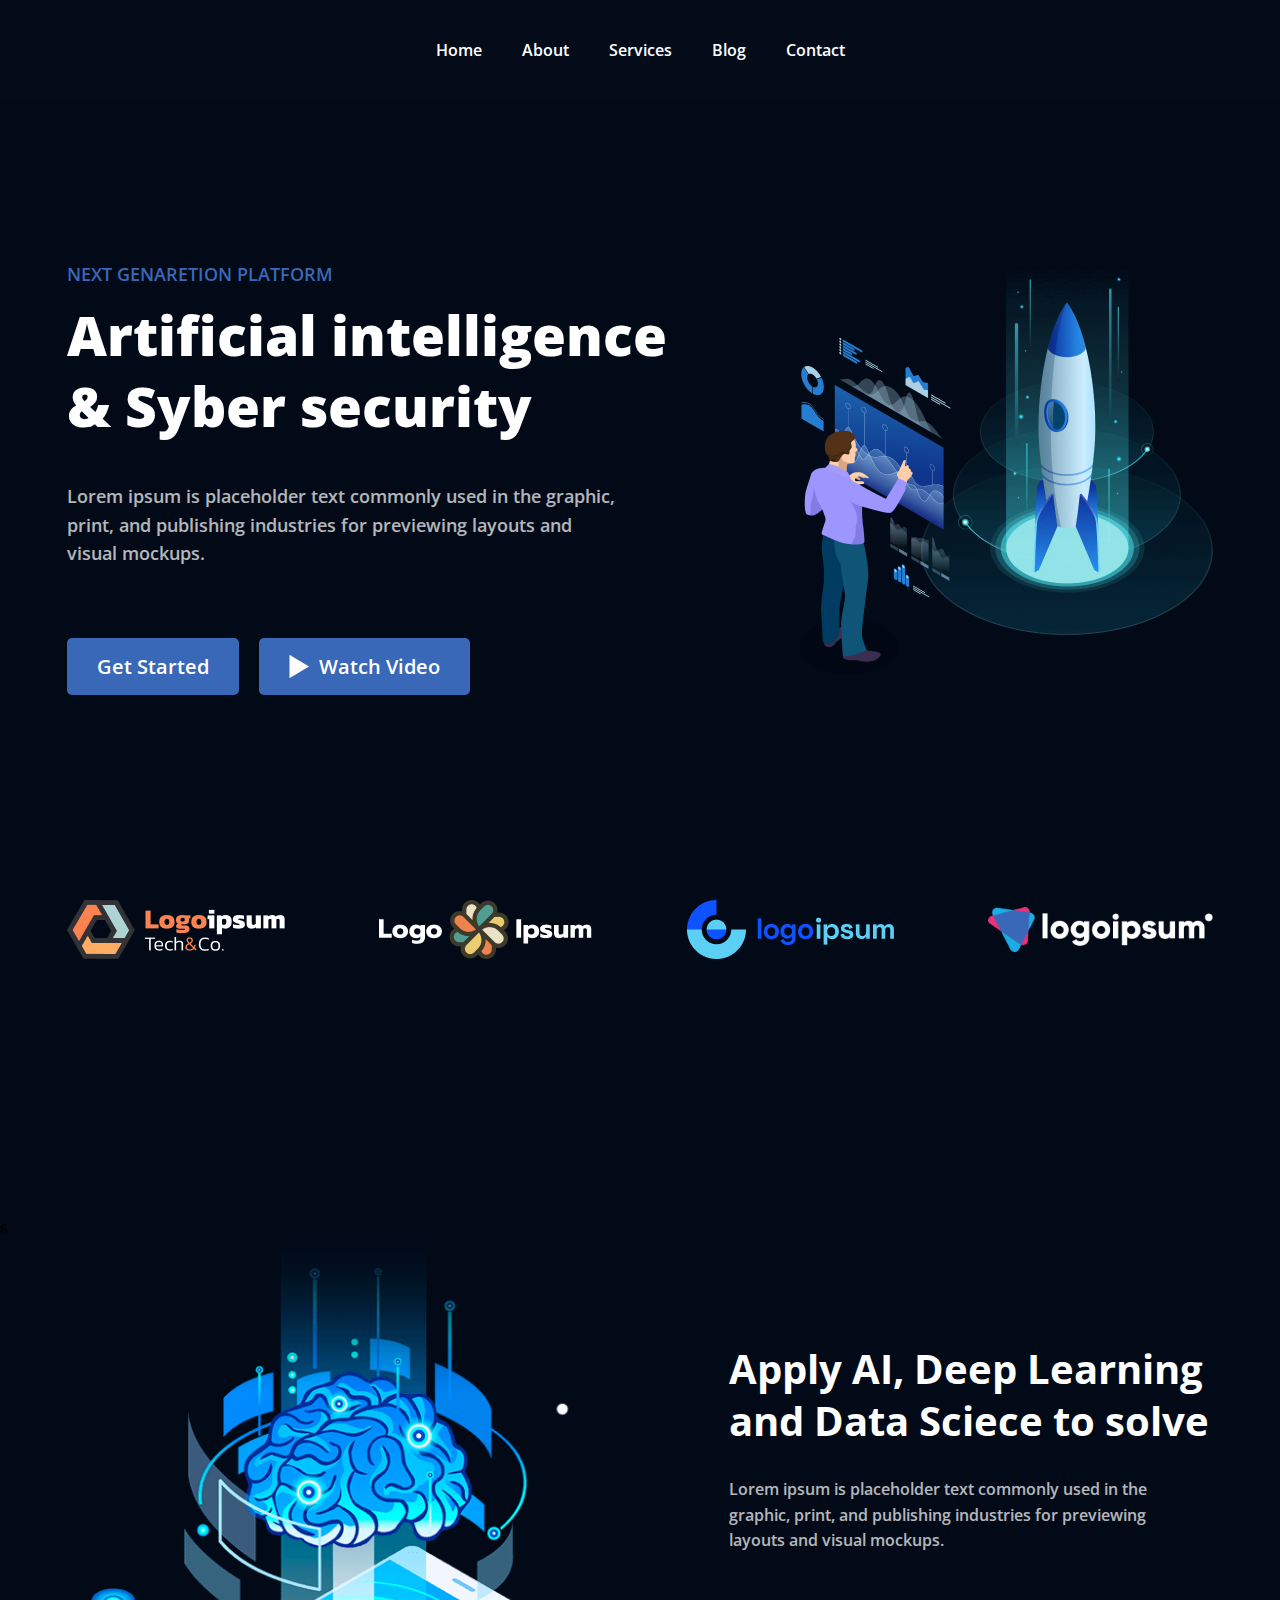
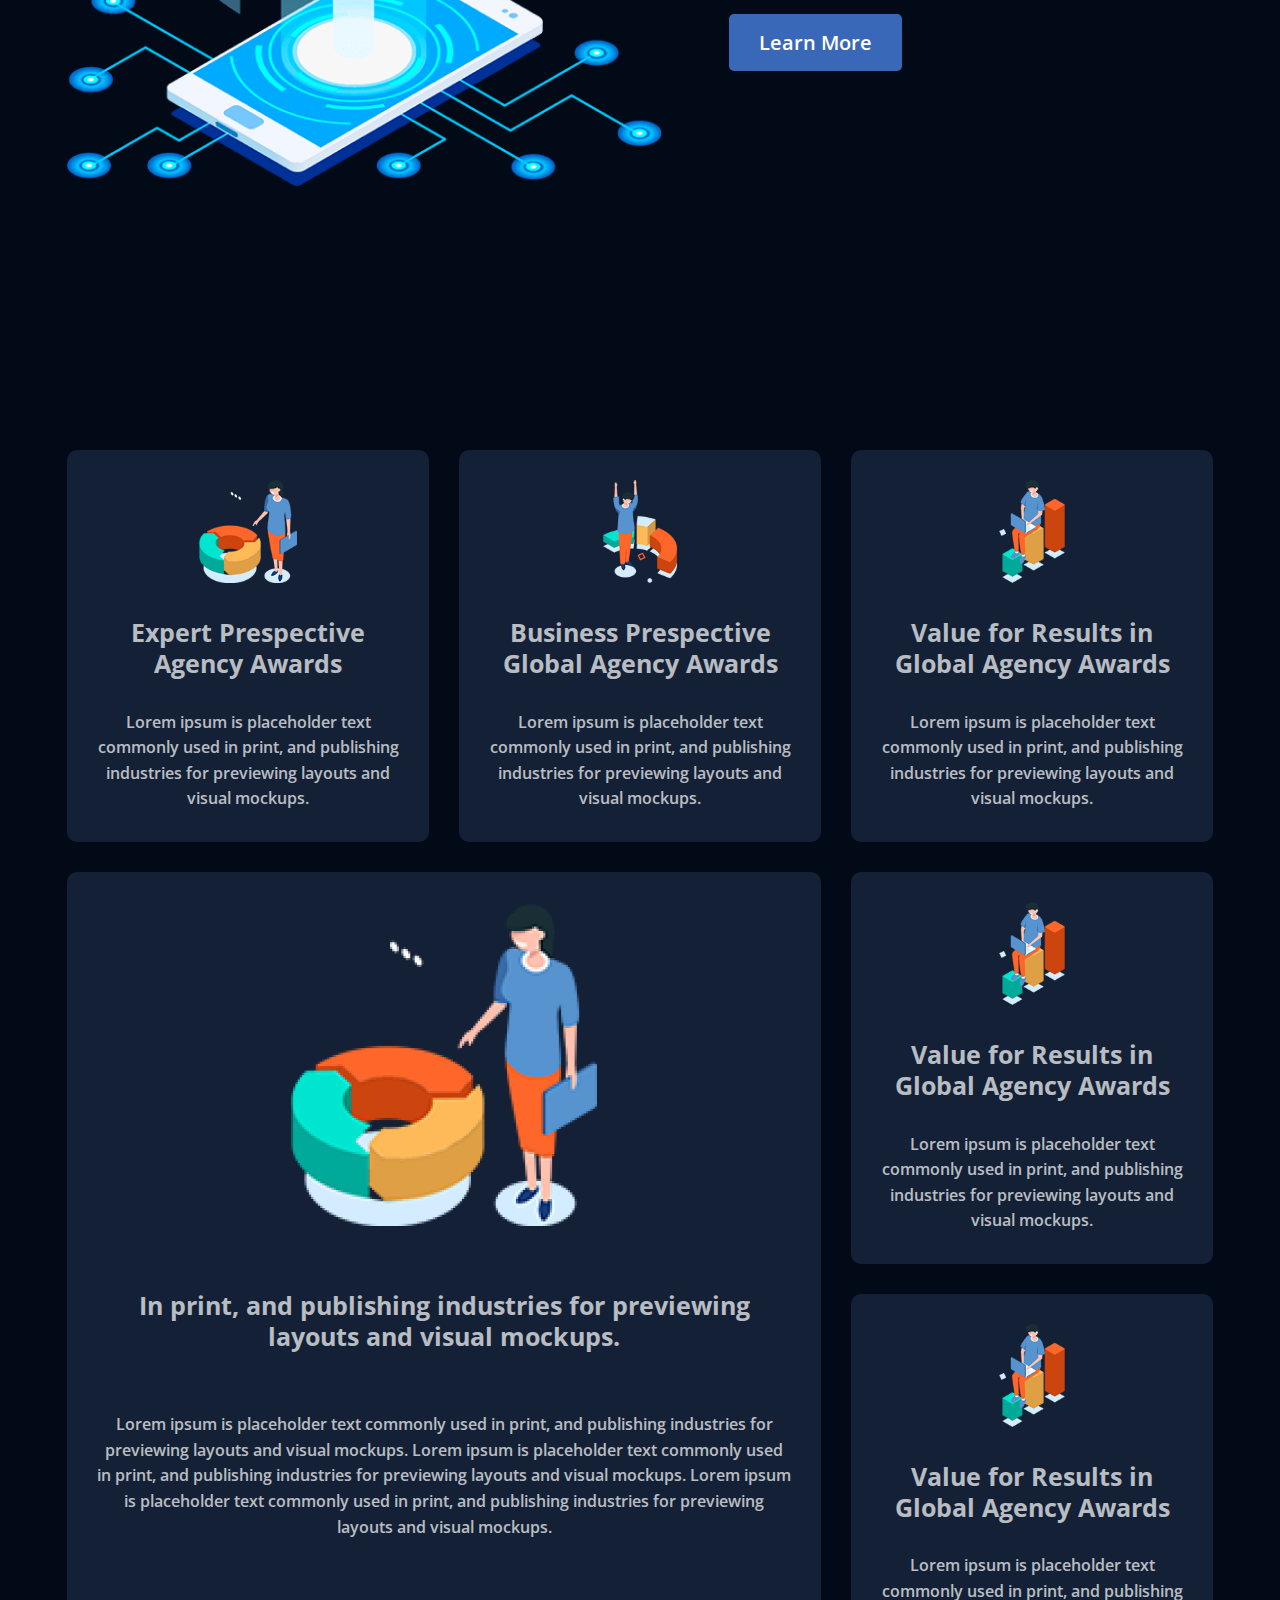
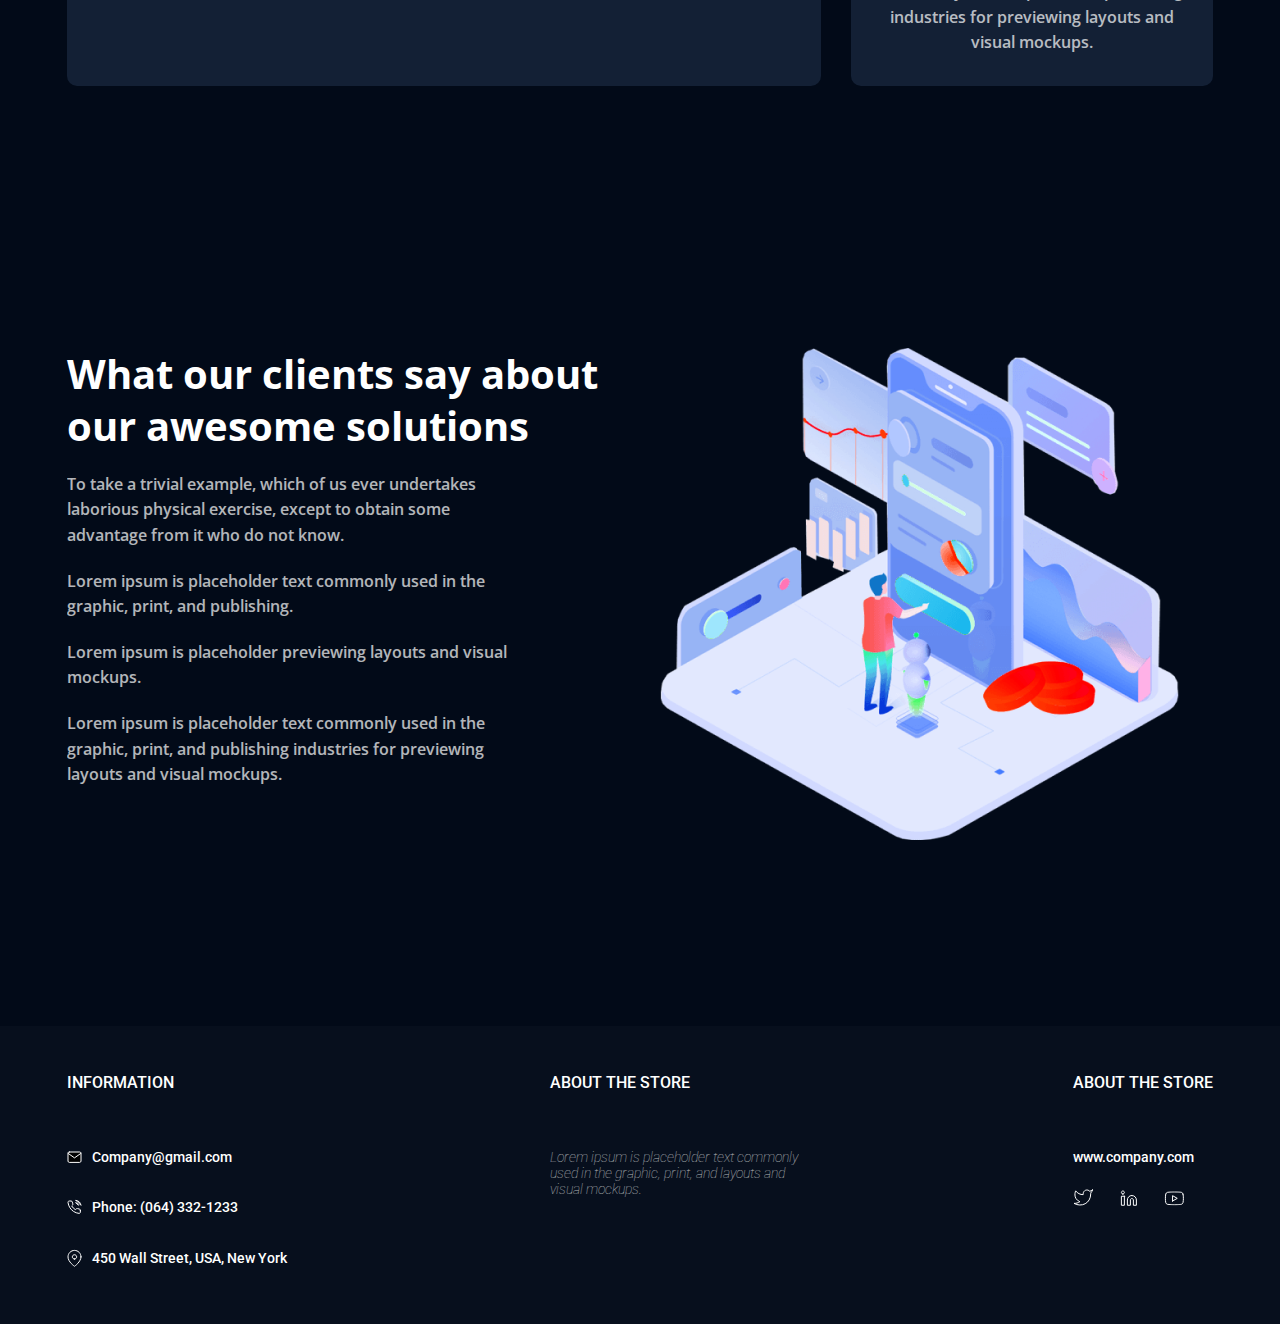
<file: Next_genaretion_platform/index.html>
<!DOCTYPE html>
<html lang="en">
<head>
    <meta charset="UTF-8">
    <meta name="viewport" content="width=device-width, initial-scale=1.0">
    <title>Document</title>

    <link rel="stylesheet" href="style.css">

    <link rel="preconnect" href="https://fonts.googleapis.com">
    <link rel="preconnect" href="https://fonts.gstatic.com" crossorigin>
    <link href="https://fonts.googleapis.com/css2?family=Open+Sans:wght@600;700;800&family=Roboto:ital,wght@0,500;1,100;1,500&display=swap" rel="stylesheet">


</head>
<body>
    <div class="wrapper">

        <header class="header">
            <div class="header__container container">
                <nav class="header__menu menu">
                    <ul class="menu__list">
                        <li class="menu__item">
                            <a href="" class="menu__link">Home</a>        
                        </li>
                        <li class="menu__item">
                            <a href="" class="menu__link">About</a>        
                        </li>
                        <li class="menu__item">
                            <a href="" class="menu__link">Services</a>        
                        </li>
                        <li class="menu__item">
                            <a href="" class="menu__link">Blog</a>        
                        </li>
                        <li class="menu__item">
                            <a href="" class="menu__link">Contact</a>        
                        </li>            
                    </ul>
                </nav>
            </div>
        </header>

        <main class="page">
            <section class="page__main-block main-block">
                
                <div class="main-block__container container">

                    <div class="main-block__body">
                        <h4 class="main-block__title-subtitle">
                            Next genaretion platform
                        </h4>
                        <h1 class="main-block__title">
                            Artificial intelligence & Syber security
                        </h1>
                        <div class="main-block__text">
                            Lorem ipsum is placeholder text commonly used in the graphic, print, and publishing industries for previewing layouts and visual mockups.
                        </div>
                        <div class="main-block__buttons">
                            <a href="" class="button main-block__button-left">Get Started</a>
                            <a href="" class="button main-block__button-right"> <img src="img/main__block/2.png" alt="triangle"> Watch Video</a>
                        </div>
                    </div> 
                    
                    <div class="main-block__image">
                        <img src="img/main__block/1.png" alt="rocket">
                    </div>
                </div>

            </section>

            <div class="page__company company">
                <div class="company__container container">

                    <div class="company__items">
                        <div class="company__item">
                            <img src="img/company/1.png" alt="company">
                        </div>
                        <div class="company__item">
                            <img src="img/company/2.png" alt="company">
                        </div>
                        <div class="company__item">
                            <img src="img/company/3.png" alt="company">
                        </div>
                        <div class="company__item">
                            <img src="img/company/4.png" alt="company">
                        </div>
                    </div>

                </div>
            </div> 

            <section class="page__application application">6
                <div class="application__container container">

                    <div class="application__image">
                        <img src="img/application/1.png" alt="rocket">
                    </div>

                    <div class="application__body">
                        <h1 class="application__title">
                            Apply AI, Deep Learning and Data Sciece to solve
                        </h1>
                        <div class="application__text">
                            Lorem ipsum is placeholder text commonly used in the graphic, print, and publishing industries for previewing layouts and visual mockups.
                        </div>
                        <div class="application__buttons">
                            <a href="" class="button application">Learn More</a>
                        </div>
                    </div>  
                </div>
            </section>

            <section class="page__cards cards">
                <div class="cards__container container">

                    <div class="cards__items">
                
                        <div class="cards__item">
                            <div class="cards__item-inner">
                                <div class="photo__cards">
                                    <img src="img/cards/1.svg" alt="">
                                </div>
    
                                <div class="title__cards">
                                    <h1>Expert Prespective Agency Awards</h1>
                                </div>
    
                                <div class="text__cards">
                                    <p>Lorem ipsum is placeholder text commonly used in print, and publishing industries for previewing layouts and visual mockups.</p>
                                </div>
                            </div>
                        </div>
                    
                        <div class="cards__item">
                            <div class="cards__item-inner">
                                <div class="photo__cards">
                                    <img src="img/cards/2.svg" alt="">
                                </div>
    
                                <div class="title__cards">
                                    <h1>Business Prespective Global Agency Awards</h1>
                                </div>
    
                                <div class="text__cards">
                                    <p>Lorem ipsum is placeholder text commonly used in print, and publishing industries for previewing layouts and visual mockups.</p>
                                </div>
                            </div>
                        </div>
                    
                        <div class="cards__item">
                            <div class="cards__item-inner">
                                <div class="photo__cards">
                                    <img src="img/cards/3.svg" alt="">
                                </div>
    
                                <div class="title__cards">
                                    <h1>Value for Results in Global Agency Awards</h1>
                                </div>
                                
                                <div class="text__cards">
                                    <p>Lorem ipsum is placeholder text commonly used in print, and publishing industries for previewing layouts and visual mockups.</p>
                                </div>
                            </div>
                        </div>

                        <div class="cards__item-big">
                            <div class="cards__item-inner-big">
                                <div class="big-picture" >
                                    <img src="img/cards/4.png" alt="">
                                </div>
                                
                                <div class="big-title">
                                    <h1>In print, and publishing industries for previewing layouts and visual mockups.</h1>
                                </div>
                                <div class="big-text">
                                    <p>Lorem ipsum is placeholder text commonly used in print, 
                                        and publishing industries for previewing layouts and visual mockups. 
                                        Lorem ipsum is placeholder text commonly used in print, 
                                        and publishing industries for previewing layouts and visual mockups. 
                                        Lorem ipsum is placeholder text commonly used in print, 
                                        and publishing industries for previewing layouts and visual mockups.</p>
                                </div>
                            </div>
                        </div>
                    
                        <div class="cards__item">
                            <div class="cards__item-inner">
                                <div class="photo__cards">
                                    <img src="img/cards/5.svg" alt="">
                                </div>
    
                                <div class="title__cards">
                                    <h1>Value for Results in Global Agency Awards</h1>
                                </div>
                                <div class="text__cards">
                                    <p>Lorem ipsum is placeholder text commonly used in print, and publishing industries for previewing layouts and visual mockups.</p>
                                </div>
                            </div>
                        </div>
                    
                        <div class="cards__item">
                            <div class="cards__item-inner">
                                <div class="photo__cards">
                                    <img src="img/cards/6.svg" alt="">
                                </div>
    
                                <div class="title__cards">
                                    <h1>Value for Results in Global Agency Awards</h1>
                                </div>
                                <div class="text__cards">
                                    <p>Lorem ipsum is placeholder text commonly used in print, and publishing industries for previewing layouts and visual mockups.</p>
                                </div>
                            </div>
                        </div>
                        
                    </div>
                </div>
            </section>

            <section class="page__about-us about-us">

                <div class="about-us__container container">
                    <div class="about-us__body">
                        <h1 class="about-us__title">
                            What our clients say about our awesome solutions
                        </h1>
                        <div class="about-us__text">
                            <p class="about-us__p">
                                To take a trivial example, which of us ever undertakes laborious physical exercise, except to obtain some advantage from it who do not know.
                            </p>
                            <p class="about-us__p">
                                Lorem ipsum is placeholder text commonly used in the graphic, print, and publishing.
                            </p>
                            <p class="about-us__p">
                                Lorem ipsum is placeholder previewing layouts and visual mockups.
                            </p>
                            <p class="about-us__p">
                                Lorem ipsum is placeholder text commonly used in the graphic, print, and publishing industries for previewing layouts and visual mockups.
                            </p>
                        </div>
                    </div> 
                    <div class="about-us__image">
                        <img src="img/about-us/1.png" alt="rocket">
                    </div>
                </div>
            
            </section>
        </div>      
    </div>    
</body>

<footer class="footer">
    <div class="footer__container container">
        <div class="footer__inner">
            <div class="footer__block">
                <h1 class="footer__title">INFORMATION</h1>
                <div class="footer__item">
                    <img src="img/footer/1.svg" alt="почта"> 
                    <a href="mailto:debra.holt@example.com" class="footer__text">Company@gmail.com</a>
                </div>
                    
                <div class="footer__item">
                    <img src="img/footer/2.svg" alt="телефон"> 
                    <a href="tel:4805550103" class="footer__text">Phone: (064) 332-1233</a>
                </div>
                    
                <div class="footer__item">
                    <img src="img/footer/3.svg" alt="карты"> 
                    <a href="" class="footer__text">450 Wall Street, USA, New York</a>
                </div>                 
            </div>
            <div class="footer__block">
                <div class="footer__title">
                    <h1>ABOUT THE STORE</h1>
                </div>             
                <div class="text-about-the-store">
                    <p>Lorem ipsum is placeholder text commonly used in the graphic, print, and layouts and visual mockups.</p>
                </div>
            </div>
            <div class="footer__block">
                <div class="footer__title">
                    <h1>ABOUT THE STORE</h1>
                </div>            
                <div class="footer__text">
                    <a href="www.company.com">www.company.com</a>
                </div>
                <div class="social">
                    <a class = "social__item" href="#">
                        <img src="img/footer/twitter.svg"alt="twitter">
                    </a>
                    <a class = "social__item__in" href="#">
                        <img src="img/footer/in.svg"alt="linkedin">
                    </a>
                    <a class = "social__item" href="#">
                        <img src="img/footer/youtube.svg"alt="youtube">
                    </a>
                </div>
            </div>
        </div>
    </div>        
</footer>

</html>
</file>
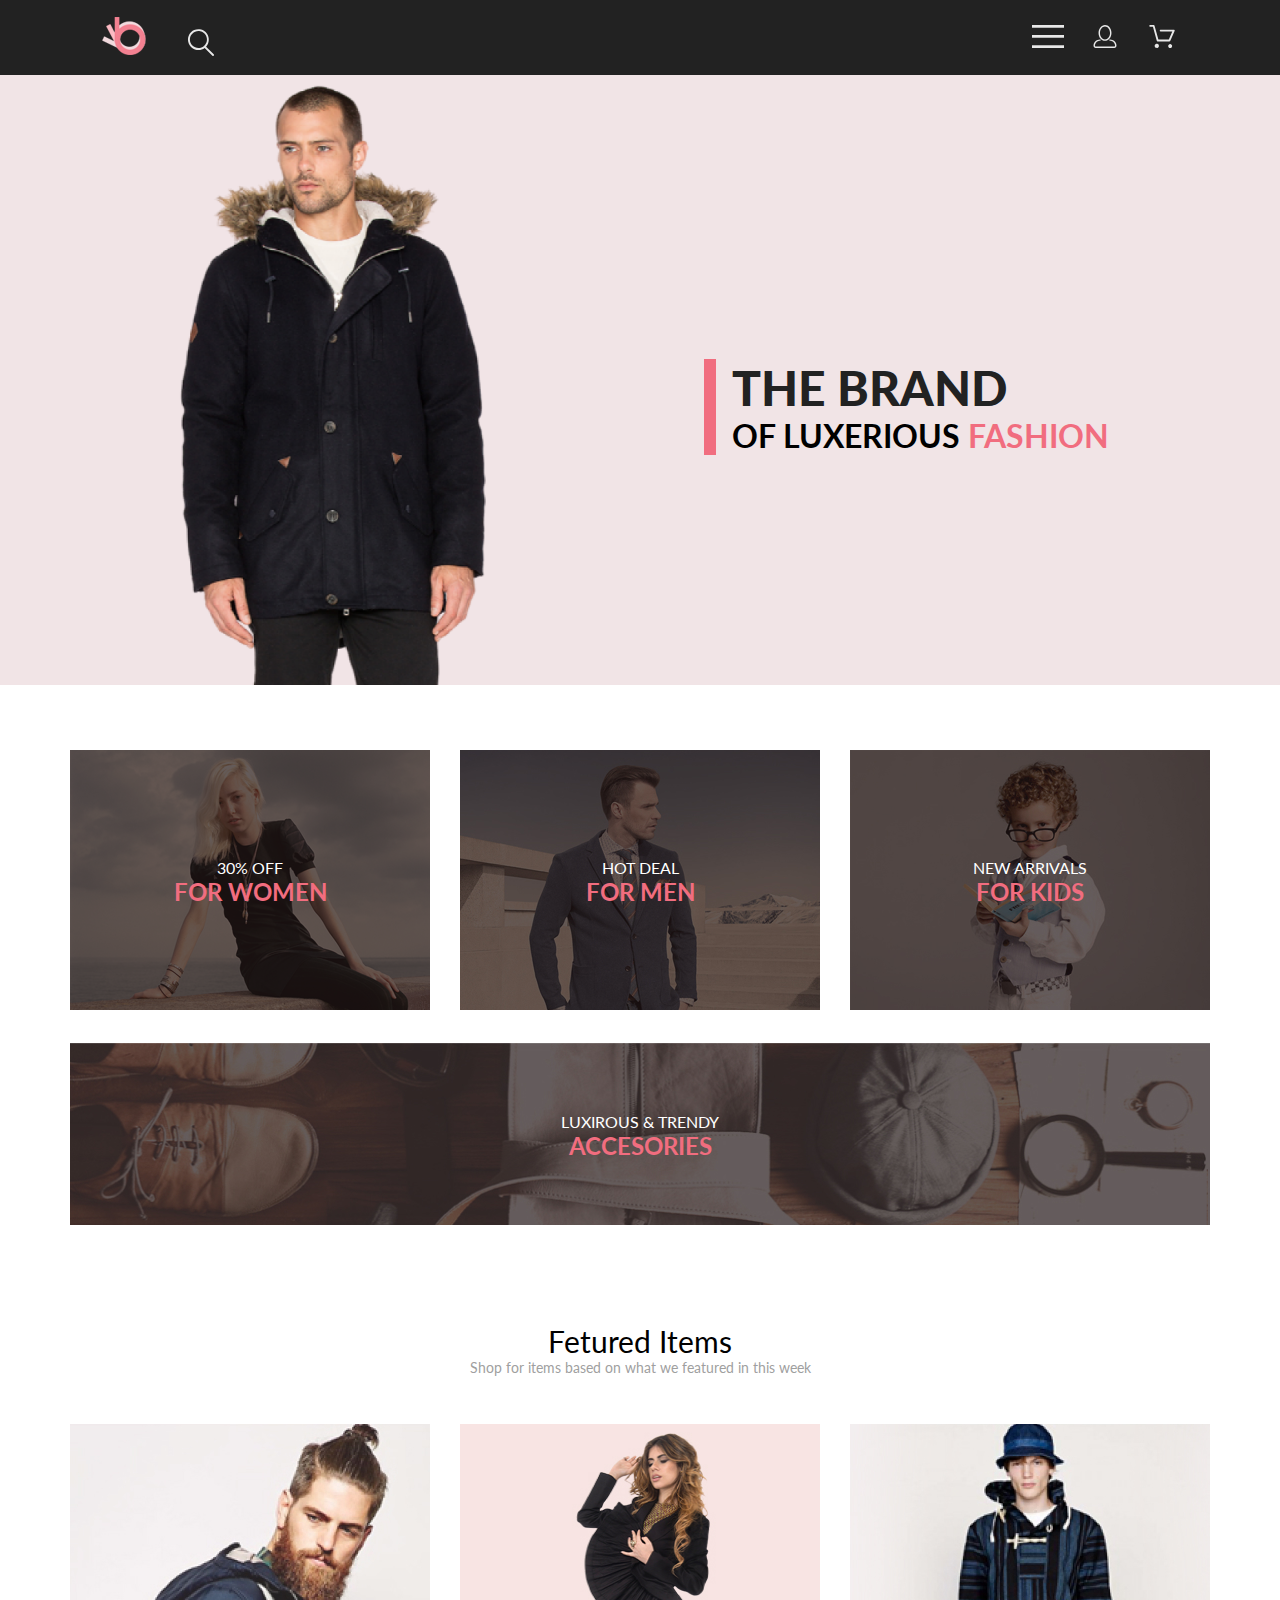
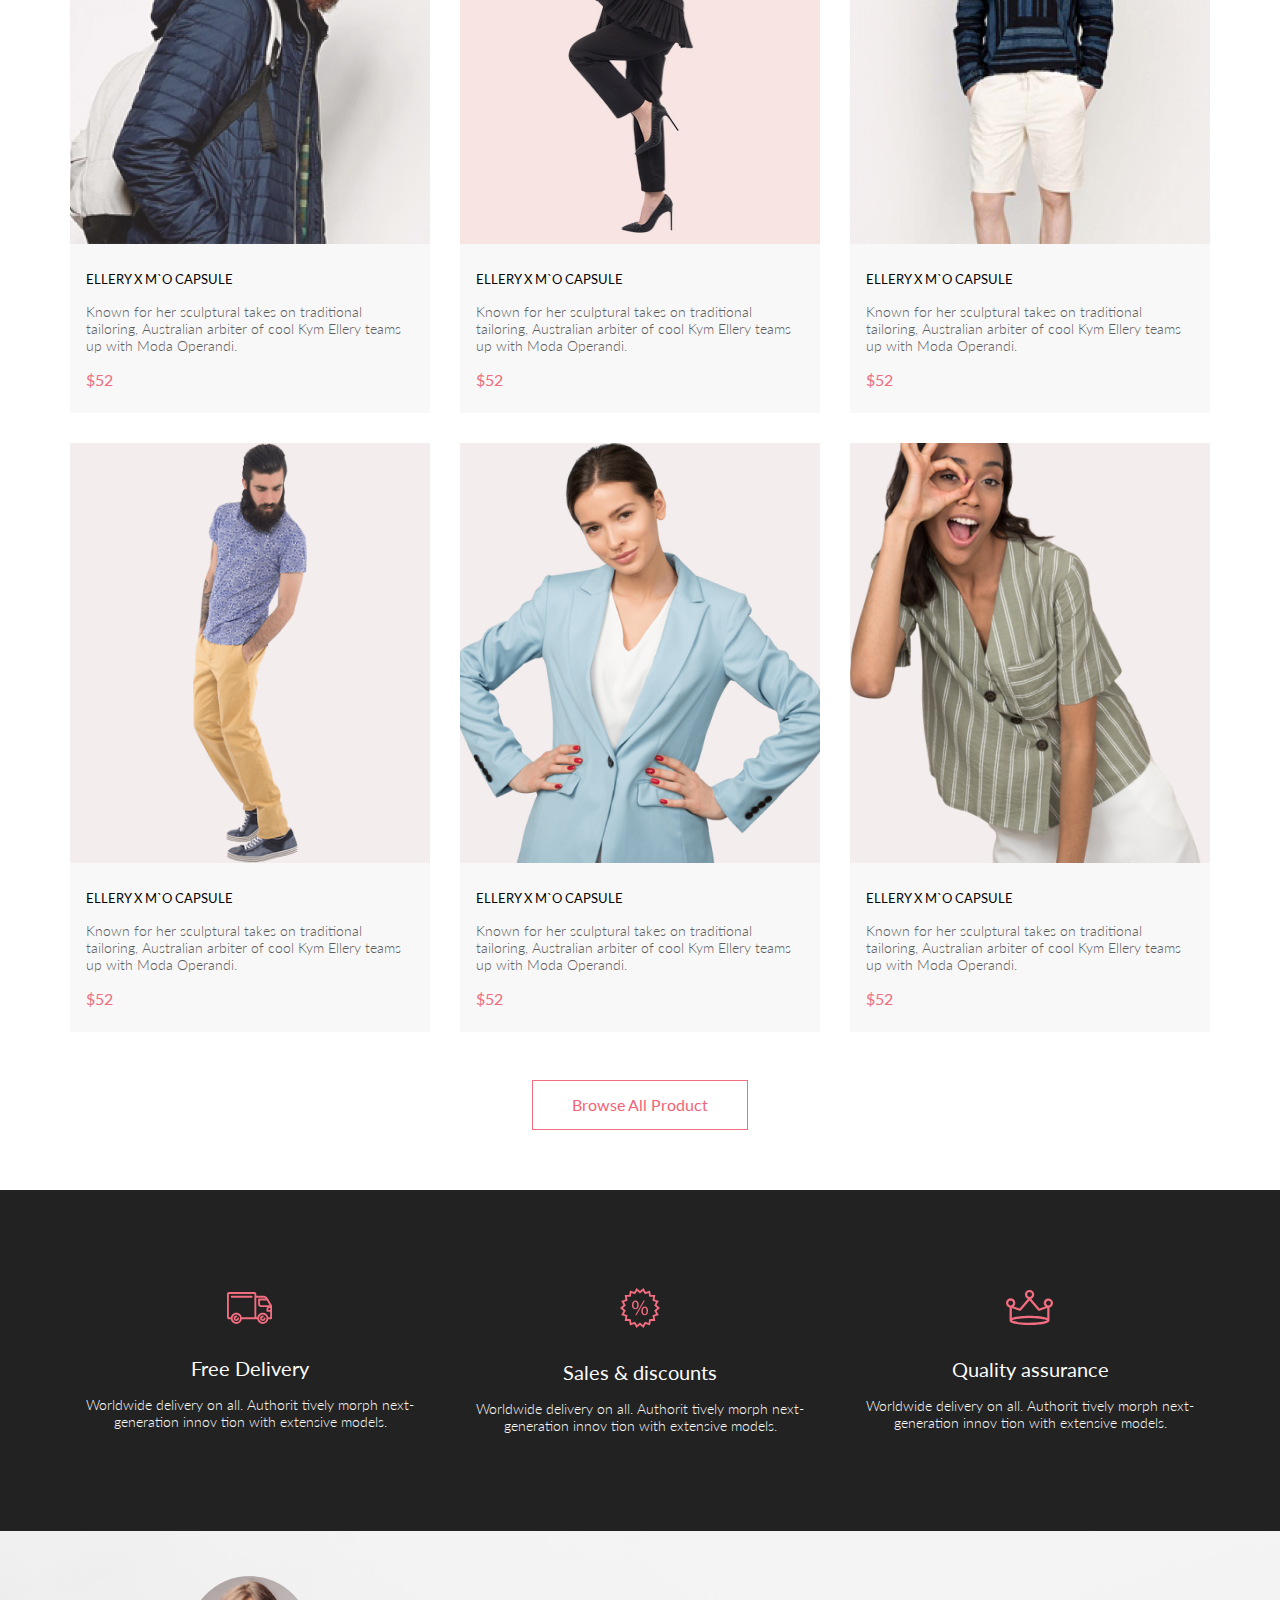
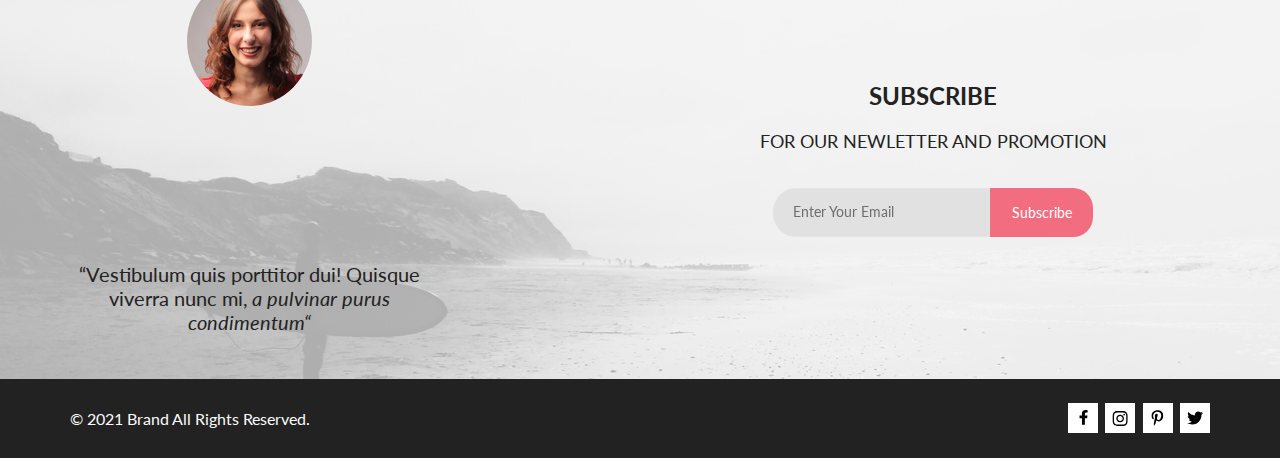
<file: Marketing_Landing/frames/index.html>
<!DOCTYPE html>
<html lang="en">
<head>
    <meta charset="UTF-8">
    <meta name="viewport" content="width=device-width, initial-scale=1.0">
    <title>Document</title>
    <link rel="preconnect" href="https://fonts.googleapis.com">
    <link rel="preconnect" href="https://fonts.gstatic.com" crossorigin>
    <link href="https://fonts.googleapis.com/css2?family=Lato:wght@300;400;700&display=swap" rel="stylesheet">

    <link rel="stylesheet" href="../style__index/style.css">
</head>
<body>
<!-- /////////////////// Header /////////////////// -->
    <header id="header">
        <div class="header__inner">
            <div class="logo">
                <a href="index.html"><img src="../img/logo.png" alt="логотип" ></a>
                <svg width="27" height="38" viewBox="0 0 27 18" fill="none" xmlns="http://www.w3.org/2000/svg">
                    <path d="M19.0589 17.6251C20.6705 15.865 21.6275 13.6039 21.769 11.2216C21.9106 8.83932 21.2281 6.48087 19.8362 4.54232C18.4443 2.60377 16.4278 1.20318 14.1252 0.575765C11.8227 -0.0516554 9.37437 0.132305 7.19143 1.09675C5.0085 2.0612 3.22389 3.74739 2.1373 5.87217C1.05071 7.99695 0.728322 10.4309 1.22426 12.7653C1.72021 15.0997 3.00428 17.1923 4.86085 18.6919C6.71741 20.1914 9.0334 21.0064 11.4199 21.0001C13.6723 21.0031 15.8638 20.2691 17.6599 18.9101L25.4079 26.7171C25.4934 26.8061 25.5958 26.8772 25.7091 26.9261C25.8225 26.9751 25.9444 27.0009 26.0679 27.0021C26.1916 27.0024 26.314 26.9773 26.4276 26.9283C26.5411 26.8793 26.6434 26.8074 26.7279 26.7171C26.9018 26.5362 26.999 26.295 26.999 26.0441C26.999 25.7931 26.9018 25.5519 26.7279 25.371L19.0589 17.6251ZM2.88589 10.5001C2.89873 8.81477 3.41021 7.17101 4.35586 5.776C5.30151 4.38098 6.63899 3.29715 8.1997 2.66114C9.76042 2.02513 11.4745 1.86542 13.1258 2.20213C14.7772 2.53884 16.2919 3.3569 17.479 4.55319C18.6661 5.74948 19.4725 7.27044 19.7965 8.92433C20.1204 10.5782 19.9475 12.291 19.2995 13.8468C18.6515 15.4026 17.5574 16.7316 16.1551 17.6665C14.7529 18.6014 13.1052 19.1002 11.4199 19.1C9.14843 19.0892 6.97409 18.1775 5.3741 16.5652C3.77412 14.9528 2.87924 12.7715 2.88589 10.5001Z" fill="#E8E8E8"/>
                </svg>   
            </div>
            <div class="button__copy">
<!-- /////////////////// Burger__menu /////////////////// -->
                <div class="burger" id="burgerMenu">
                    <div class="burger__menu">
                        <svg  width="32" height="23" viewBox="0 0 32 23" fill="none" xmlns="http://www.w3.org/2000/svg">
                            <path  d="M0 23V20.31H32V23H0ZM0 12.76V10.07H32V12.76H0ZM0 2.69V0H32V2.69H0Z" fill="#E8E8E8"/>
                        </svg>
                    </div>
                    <nav class="nav" id="nav">
                        <h1 class="burger__title">MENU</h1>
                        <h1 class="burger__titles">MAN</h1>
                        <div class="burger__links">
                            <a class="nav__link new__arrivals" href="./catalog.html">NEW ARRIVALS</a>
                            <a class="nav__link link__menu" href="./cart.html">GO TO CART</a>
                            <a class="nav__link link__menu" href="./registration.html">GO TO REGISTRARION</a>
                            <a class="nav__link" href="#">Accessories</a>
                            <a class="nav__link" href="#">Bags</a>
                            <a class="nav__link" href="#">Denim</a>
                            <a class="nav__link" href="#">Testimonials</a>
                            <a class="nav__link" href="#">T-Shirts</a>
                        </div>
                        <h1 class="burger__titles">WOMAN</h1>
                        <div class="burger__links">
                            <a class="nav__link" href="#">Accessories</a>
                            <a class="nav__link" href="#">Jackets & Coats</a>
                            <a class="nav__link" href="#">Polos</a>
                            <a class="nav__link" href="#">T-Shirts</a>
                            <a class="nav__link" href="#">Shirts</a>
                        </div>
                        <h1 class="burger__titles">KIDS</h1>
                        <div class="burger__links">
                            <a class="nav__link" href="#">Accessories</a>
                            <a class="nav__link" href="#">Jackets & Coats</a>
                            <a class="nav__link" href="#">Polos</a>
                            <a class="nav__link" href="#">T-Shirts</a>
                            <a class="nav__link" href="#">Shirts</a>
                            <a class="nav__link" href="#">Bags</a>
                        </div>    
                    </nav>
                </div>
                <a href="./registration.html">
                    <svg class="men" width="32" height="23" viewBox="0 0 29 29" fill="none" xmlns="http://www.w3.org/2000/svg">
                        <path d="M14.5 19.937C19 19.937 22.656 15.464 22.656 9.968C22.656 4.472 19 0 14.5 0C13.3631 0.0217413 12.2463 0.303398 11.2351 0.823397C10.2239 1.34339 9.34507 2.08794 8.66602 3C7.12663 4.99573 6.30819 7.45381 6.34399 9.974C6.34399 15.465 10 19.937 14.5 19.937ZM14.5 1.813C18 1.813 20.844 5.472 20.844 9.969C20.844 14.466 17.998 18.125 14.5 18.125C11.002 18.125 8.15603 14.465 8.15503 9.969C8.15403 5.473 11 1.813 14.5 1.813ZM20.844 18.125C20.6036 18.125 20.373 18.2205 20.203 18.3905C20.033 18.5605 19.9375 18.7911 19.9375 19.0315C19.9375 19.2719 20.033 19.5025 20.203 19.6725C20.373 19.8425 20.6036 19.938 20.844 19.938C22.526 19.9399 24.1386 20.6088 25.3279 21.7982C26.5172 22.9875 27.1861 24.6 27.188 26.282C27.1875 26.5221 27.0918 26.7523 26.922 26.9221C26.7522 27.0918 26.5221 27.1875 26.282 27.188H2.71997C2.47985 27.1875 2.24975 27.0918 2.07996 26.9221C1.91016 26.7523 1.81449 26.5221 1.81396 26.282C1.81608 24.6001 2.48517 22.9877 3.67444 21.7985C4.86371 20.6092 6.47608 19.9401 8.15796 19.938C8.39824 19.938 8.62868 19.8425 8.79858 19.6726C8.96849 19.5027 9.06396 19.2723 9.06396 19.032C9.06396 18.7917 8.96849 18.5613 8.79858 18.3914C8.62868 18.2215 8.39824 18.126 8.15796 18.126C5.99541 18.1279 3.92201 18.9875 2.39258 20.5164C0.863144 22.0453 0.00264777 24.1185 0 26.281C0.000794067 27.0019 0.287502 27.693 0.797241 28.2027C1.30698 28.7125 1.99811 28.9992 2.71899 29H26.282C27.0027 28.9989 27.6936 28.7121 28.2031 28.2024C28.7126 27.6927 28.9992 27.0017 29 26.281C28.9974 24.1187 28.1372 22.0457 26.6083 20.5168C25.0793 18.9878 23.0063 18.1276 20.844 18.125Z" fill="#E8E8E8"/>
                    </svg>
                </a>
                <a href="./cart.html">
                    <svg class="basket" width="32" height="23" viewBox="0 0 32 29" fill="none" xmlns="http://www.w3.org/2000/svg">
                        <path d="M26.2009 29C25.5532 28.9738 24.9415 28.6948 24.4972 28.2227C24.0529 27.7506 23.8114 27.1232 23.8245 26.475C23.8376 25.8269 24.1043 25.2097 24.5673 24.7559C25.0303 24.3022 25.6527 24.048 26.301 24.048C26.9493 24.048 27.5717 24.3022 28.0347 24.7559C28.4977 25.2097 28.7644 25.8269 28.7775 26.475C28.7906 27.1232 28.549 27.7506 28.1047 28.2227C27.6604 28.6948 27.0488 28.9738 26.401 29H26.2009ZM6.75293 26.32C6.75293 25.79 6.91011 25.2718 7.20459 24.8311C7.49907 24.3904 7.91764 24.0469 8.40735 23.844C8.89705 23.6412 9.43594 23.5881 9.95581 23.6915C10.4757 23.7949 10.9532 24.0502 11.328 24.425C11.7028 24.7998 11.9581 25.2773 12.0615 25.7972C12.1649 26.317 12.1118 26.8559 11.9089 27.3456C11.7061 27.8353 11.3626 28.2539 10.9219 28.5483C10.4812 28.8428 9.96304 29 9.43298 29C9.08087 29.0003 8.73212 28.9311 8.40674 28.7966C8.08136 28.662 7.78569 28.4646 7.53662 28.2158C7.28755 27.9669 7.09001 27.6713 6.9552 27.3461C6.82039 27.0208 6.75098 26.6721 6.75098 26.32H6.75293ZM10.553 20.686C10.2935 20.6868 10.0409 20.6024 9.83411 20.4457C9.62727 20.2891 9.47758 20.0689 9.40796 19.819L4.57495 2.36401H1.18201C0.868521 2.36401 0.567859 2.23947 0.346191 2.01781C0.124523 1.79614 0 1.49549 0 1.18201C0 0.868519 0.124523 0.567873 0.346191 0.346205C0.567859 0.124537 0.868521 5.81268e-06 1.18201 5.81268e-06H5.46301C5.7225 -0.00080736 5.97504 0.0837201 6.18176 0.240568C6.38848 0.397416 6.53784 0.617884 6.60693 0.868006L11.4399 18.323H24.6179L29.001 8.27501H14.401C14.2428 8.27961 14.0854 8.25242 13.9379 8.19507C13.7904 8.13771 13.6559 8.05134 13.5424 7.94108C13.4288 7.83082 13.3386 7.69891 13.277 7.55315C13.2154 7.40739 13.1836 7.25075 13.1836 7.0925C13.1836 6.93426 13.2154 6.77762 13.277 6.63186C13.3386 6.4861 13.4288 6.35419 13.5424 6.24393C13.6559 6.13367 13.7904 6.0473 13.9379 5.98994C14.0854 5.93259 14.2428 5.90541 14.401 5.91001H30.814C31.0097 5.90996 31.2022 5.95866 31.3744 6.05172C31.5465 6.14478 31.6928 6.27926 31.7999 6.44301C31.9078 6.60729 31.9734 6.79569 31.9908 6.99145C32.0083 7.18721 31.9771 7.38424 31.9 7.565L26.495 19.977C26.4026 20.1876 26.251 20.3668 26.0585 20.4927C25.866 20.6186 25.641 20.6858 25.411 20.686H10.553Z" fill="#E8E8E8"/>
                    </svg> 
                </a>
            </div>
        </div>     
    </header>
<!-- /////////////////// Intro /////////////////// --> 
    <div class="intro" id="intro">
        <img src="../img/intro1.png" alt="photo__intro" class="intro__img">
        <div class="intro__content">
            <div class="intro__info">
                <div class="intro__text">
                    <h1 class="intro__text"> <span class="Typography">THE BRAND</span><br>
                        <span class="f_luxerious"> OF LUXERIOUS</span> <span class="Fashion">FASHION<span>
                    </h1>
                </div>
            </div>
        </div>
    </div>
<!-- /////////////////// Offer /////////////////// -->
    <div class="offer">
        <div class="offer__inner">
            <div class="offer__cards">
                <img src="../img/for__women.jpg" alt="женщина">
                <p class="offer__text"><span class="Typography__offer">30% OFF</span><br> <span class="for">FOR WOMEN</span></p>
            </div>
            <div class="offer__cards">
                <img src="../img/for__men.jpg" alt="мужчина">
                <p class="offer__text"><span class="Typography__offer">HOT DEAL</span><br> <span class="for">FOR MEN</span></p>
            </div>
            <div class="offer__cards">
                <img src="../img/for__kids.jpg" alt="ребёнок">
                <p class="offer__text"><span class="Typography__offer">NEW ARRIVALS</span><br> <span class="for">FOR KIDS</span></p>
            </div>
            <div class="offer__big__card">
                <img src="../img/accesories.jpg" alt="аксессуары">
                <p class="offer__text"><span class="Typography__offer">LUXIROUS & TRENDY</span><br> <span class="for">ACCESORIES</span></p>
            </div>
        </div>
    </div>
<!-- /////////////////// Products /////////////////// -->
    <div class="products">
        <div class="products__start">
            <h1 class="products__title">Fetured Items</h1>
            <p class="products__text">Shop for items based on what we featured in this week</p>
        </div>
        <div class="products__inner">  

        </div>
    </div>
 <!-- /////////////////// Button /////////////////// -->
    <div class="button__container">
        <a href="./catalog.html" class="button">
            <p class="button__text"> Browse All Product</p>
        </a>
    </div>
 <!-- /////////////////// Footer /////////////////// -->
    <footer>
        <section class="about__inner">
            <article class="about__cards"> 
                <svg width="46" height="32" viewBox="0 0 46 32" fill="none" xmlns="http://www.w3.org/2000/svg">
                    <path d="M30.2868 27.2429H14.8098C14.6026 28.5509 13.9355 29.742 12.9285 30.6021C11.9215 31.4621 10.6406 31.9346 9.31633 31.9346C7.99203 31.9346 6.71117 31.4621 5.70415 30.6021C4.69713 29.742 4.03003 28.5509 3.82283 27.2429H1.88582C1.391 27.2397 0.91765 27.0404 0.569536 26.6887C0.221422 26.337 0.0269624 25.8618 0.0288259 25.3669V1.87695C0.0266969 1.38195 0.221028 0.906335 0.56917 0.554443C0.917313 0.202551 1.39082 0.00317363 1.88582 0H27.4368C27.9318 0.00317353 28.4051 0.202522 28.7531 0.554443C29.1011 0.906364 29.2952 1.38204 29.2928 1.87695V3.78198H36.4138C36.4942 3.78164 36.5742 3.79208 36.6518 3.81299C38.9518 4.01299 40.1088 5.2129 41.3288 7.2749L44.8878 13.3689C44.9727 13.5136 45.0176 13.6782 45.0178 13.8459V26.304C45.0189 26.5515 44.9216 26.7892 44.7475 26.9651C44.5733 27.141 44.3364 27.2406 44.0888 27.2419H41.2748C41.0676 28.5499 40.4005 29.741 39.3935 30.6011C38.3865 31.4611 37.1056 31.9336 35.7813 31.9336C34.457 31.9336 33.1762 31.4611 32.1691 30.6011C31.1621 29.741 30.495 28.5499 30.2878 27.2419L30.2868 27.2429ZM32.0648 26.304C32.0727 27.0369 32.2973 27.7511 32.7102 28.3567C33.1231 28.9623 33.706 29.4322 34.3854 29.7073C35.0649 29.9824 35.8105 30.0503 36.5284 29.9026C37.2464 29.7548 37.9046 29.398 38.4202 28.877C38.9358 28.3559 39.2857 27.6941 39.426 26.9746C39.5662 26.2551 39.4905 25.5103 39.2083 24.8337C38.9262 24.1572 38.4502 23.5794 37.8403 23.1729C37.2304 22.7663 36.5138 22.5491 35.7808 22.5488C34.7905 22.5552 33.8431 22.9543 33.1464 23.6582C32.4498 24.3621 32.0608 25.3136 32.0648 26.304ZM5.60085 26.304C5.60874 27.0369 5.83327 27.7511 6.2462 28.3567C6.65914 28.9623 7.24201 29.4322 7.92143 29.7073C8.60086 29.9824 9.34648 30.0503 10.0644 29.9026C10.7824 29.7548 11.4406 29.398 11.9562 28.877C12.4718 28.3559 12.8217 27.6941 12.962 26.9746C13.1022 26.2551 13.0265 25.5103 12.7443 24.8337C12.4622 24.1572 11.9862 23.5794 11.3763 23.1729C10.7664 22.7663 10.0498 22.5491 9.31682 22.5488C8.3263 22.5549 7.37866 22.9537 6.68181 23.6577C5.98496 24.3617 5.59585 25.3134 5.59984 26.304H5.60085ZM41.2728 25.366H43.1588V19.7478H40.4228C40.3002 19.7473 40.1789 19.7227 40.0659 19.6753C39.9528 19.6279 39.8502 19.5585 39.7639 19.4714C39.6776 19.3843 39.6094 19.281 39.563 19.1675C39.5167 19.054 39.4932 18.9324 39.4938 18.8098V16.9629C39.4935 16.2423 39.7691 15.5488 40.2638 15.0249H33.8848C33.8076 15.0248 33.7307 15.015 33.6558 14.9958C32.9511 14.933 32.2956 14.6081 31.819 14.0852C31.3423 13.5623 31.0793 12.8794 31.0818 12.1719V7.47192C31.0812 7.34927 31.1047 7.22758 31.151 7.11401C31.1973 7.00044 31.2656 6.89725 31.3519 6.81006C31.4381 6.72286 31.5407 6.6535 31.6538 6.60596C31.7669 6.55841 31.8882 6.53361 32.0108 6.53296H38.4938C38.1495 6.21428 37.7421 5.97123 37.2981 5.81982C36.854 5.66842 36.3831 5.61187 35.9158 5.65381H29.2928V25.3618H30.2868C30.494 24.0538 31.1611 22.8627 32.1682 22.0027C33.1752 21.1426 34.456 20.6702 35.7803 20.6702C37.1046 20.6702 38.3855 21.1426 39.3925 22.0027C40.3995 22.8627 41.0666 24.0538 41.2738 25.3618L41.2728 25.366ZM14.8088 25.366H27.4358V1.87598H1.88582V25.366H3.82283C4.03003 24.058 4.69713 22.8666 5.70415 22.0066C6.71117 21.1465 7.99203 20.6741 9.31633 20.6741C10.6406 20.6741 11.9215 21.1465 12.9285 22.0066C13.9355 22.8666 14.6026 24.058 14.8098 25.366H14.8088ZM41.3508 16.9658V17.875H43.1588V16.0278H42.2798C42.033 16.0294 41.7968 16.1288 41.6229 16.304C41.449 16.4792 41.3516 16.716 41.3518 16.9629L41.3508 16.9658ZM32.9378 12.1738C32.9368 12.4263 33.0359 12.6691 33.2134 12.8486C33.3909 13.0282 33.6324 13.13 33.8848 13.1318C33.9487 13.1316 34.0124 13.1384 34.0748 13.1519H42.5998L39.8339 8.41602H32.9338L32.9378 12.1738ZM33.0308 26.3059C33.0279 25.5734 33.3157 24.8695 33.8311 24.3489C34.3464 23.8283 35.0473 23.5333 35.7798 23.5288C36.0286 23.5288 36.2672 23.6278 36.4431 23.8037C36.619 23.9796 36.7178 24.218 36.7178 24.4668C36.7178 24.7156 36.619 24.9542 36.4431 25.1301C36.2672 25.306 36.0286 25.4048 35.7798 25.4048C35.6015 25.4032 35.4267 25.4548 35.2777 25.5527C35.1286 25.6507 35.012 25.7905 34.9427 25.9548C34.8733 26.1191 34.8544 26.3005 34.8882 26.4756C34.922 26.6507 35.0071 26.8118 35.1326 26.9385C35.2582 27.0651 35.4185 27.1516 35.5933 27.187C35.7681 27.2224 35.9494 27.2051 36.1144 27.1372C36.2793 27.0693 36.4203 26.9538 36.5196 26.8057C36.6188 26.6575 36.6718 26.4833 36.6718 26.3049C36.6718 26.0587 36.7696 25.8226 36.9438 25.6484C37.1179 25.4743 37.3541 25.3765 37.6003 25.3765C37.8466 25.3765 38.0828 25.4743 38.2569 25.6484C38.431 25.8226 38.5288 26.0587 38.5288 26.3049C38.5288 27.0343 38.2391 27.7338 37.7234 28.2495C37.2077 28.7652 36.5082 29.0549 35.7788 29.0549C35.0495 29.0549 34.35 28.7652 33.8343 28.2495C33.3186 27.7338 33.0288 27.0343 33.0288 26.3049L33.0308 26.3059ZM6.56682 26.3059C6.56389 25.5734 6.85171 24.8695 7.36708 24.3489C7.88245 23.8283 8.58329 23.5333 9.31584 23.5288C9.56462 23.5288 9.8032 23.6278 9.97911 23.8037C10.155 23.9796 10.2538 24.218 10.2538 24.4668C10.2538 24.7156 10.155 24.9542 9.97911 25.1301C9.8032 25.306 9.56462 25.4048 9.31584 25.4048C9.13751 25.4032 8.9627 25.4548 8.81365 25.5527C8.66459 25.6507 8.548 25.7905 8.47865 25.9548C8.40931 26.1191 8.39033 26.3005 8.42415 26.4756C8.45797 26.6507 8.54305 26.8118 8.6686 26.9385C8.79414 27.0651 8.95449 27.1516 9.12929 27.187C9.30409 27.2224 9.48546 27.2051 9.65038 27.1372C9.8153 27.0693 9.95634 26.9538 10.0556 26.8057C10.1548 26.6575 10.2078 26.4833 10.2078 26.3049C10.2078 26.0587 10.3057 25.8226 10.4798 25.6484C10.6539 25.4743 10.8901 25.3765 11.1363 25.3765C11.3826 25.3765 11.6188 25.4743 11.7929 25.6484C11.967 25.8226 12.0648 26.0587 12.0648 26.3049C12.0648 27.0343 11.7751 27.7338 11.2594 28.2495C10.7437 28.7652 10.0442 29.0549 9.31484 29.0549C8.58549 29.0549 7.88601 28.7652 7.37029 28.2495C6.85456 27.7338 6.56484 27.0343 6.56484 26.3049L6.56682 26.3059ZM4.70885 5.65991C4.46008 5.65991 4.22149 5.56116 4.04558 5.38525C3.86967 5.20934 3.77083 4.9707 3.77083 4.72192C3.77083 4.47315 3.86967 4.2345 4.04558 4.05859C4.22149 3.88268 4.46008 3.78394 4.70885 3.78394H24.6088C24.8576 3.78394 25.0962 3.88268 25.2721 4.05859C25.448 4.2345 25.5468 4.47315 25.5468 4.72192C25.5468 4.9707 25.448 5.20934 25.2721 5.38525C25.0962 5.56116 24.8576 5.65991 24.6088 5.65991H4.70885Z" fill="#F16D7F"/>
                </svg>
                <h1 class="about__title">Free Delivery</h1>
                <p class="about__text">Worldwide delivery on all. Authorit tively morph next-generation innov tion with extensive models.</p>
            </article>
            <article class="about__cards"> 
                <svg width="40" height="40" viewBox="0 0 40 40" fill="none" xmlns="http://www.w3.org/2000/svg">
                    <path d="M19.9939 37.0239L16.5229 39.9238L14.2349 36.0039L9.99487 37.5159L9.17285 33.0359L4.67987 32.991L5.41187 28.491L1.20386 26.8909L3.41388 22.925L-0.00012207 19.96L3.41187 16.9929L1.2019 13.0278L5.41089 11.428L4.67786 6.93286L9.17188 6.88892L9.9939 2.40894L14.2339 3.91992L16.5219 0L19.9929 2.8999L23.4639 0L25.7529 3.9209L29.9929 2.40894L30.8139 6.88989L35.3079 6.93481L34.5759 11.4299L38.7839 13.03L36.5739 16.9958L39.9859 19.9609L36.5739 22.928L38.7829 26.894L34.5739 28.4939L35.3069 32.988L30.8119 33.033L29.9909 37.5139L25.7529 36.0029L23.4639 39.9229L19.9939 37.0239ZM21.1999 35.541L22.9609 37.012L24.1219 35.022L24.9139 33.666L26.3819 34.189L28.5329 34.957L28.9499 32.6838L29.2349 31.1289L30.7959 31.113L33.0779 31.092L32.7059 28.8098L32.4519 27.25L33.9109 26.696L36.0449 25.8828L34.9249 23.873L34.1589 22.498L35.3419 21.4709L37.0759 19.9609L35.3429 18.4609L34.1599 17.4319L34.9259 16.0559L36.0469 14.0449L33.9129 13.2339L32.4539 12.6809L32.7089 11.1208L33.0809 8.83984L30.7989 8.81689L29.2389 8.80103L28.9539 7.24683L28.5379 4.97388L26.3859 5.74097L24.9179 6.26392L24.1249 4.90698L22.9629 2.91699L21.2009 4.38794L19.9958 5.39282L18.7909 4.38794L17.0299 2.91699L15.8689 4.90601L15.0769 6.26294L13.6078 5.73999L11.4579 4.97192L11.0399 7.24585L10.7549 8.80005L9.19489 8.81592L6.91388 8.83789L7.28589 11.1199L7.53986 12.678L6.08087 13.2329L3.94586 14.0439L5.06689 16.0549L5.83289 17.4299L4.6499 18.459L2.91589 19.967L4.64886 21.4739L5.83185 22.5029L5.06586 23.8779L3.94489 25.8879L6.07788 26.698L7.5379 27.2529L7.2829 28.812L6.91187 31.0959L9.19287 31.1189L10.7529 31.135L11.0379 32.6899L11.4549 34.9619L13.6069 34.1948L15.0759 33.6719L15.8679 35.0288L17.0299 37.019L18.7909 35.5479L19.9958 34.543L21.1999 35.541ZM21.3179 23.02C21.3179 20.093 22.8829 18.4648 24.7769 18.4648C26.7829 18.4648 28.0769 20.0279 28.0769 22.7949C28.0769 25.8539 26.4919 27.3718 24.6619 27.3718C22.8829 27.3718 21.3379 25.922 21.3179 23.02ZM22.8389 22.9319C22.8159 24.7829 23.5209 26.1899 24.7109 26.1899C25.9879 26.1899 26.5609 24.8049 26.5609 22.8899C26.5609 21.1249 26.0539 19.6528 24.7109 19.6528C23.4999 19.6488 22.8389 21.1029 22.8389 22.9309V22.9319ZM15.1938 27.332L23.6089 12.613H24.8419L16.4269 27.332H15.1938ZM11.9789 16.99C11.9789 14.09 13.5419 12.458 15.4369 12.458C17.4369 12.458 18.7629 14.022 18.7629 16.79C18.7629 19.848 17.1769 21.365 15.3269 21.365C13.5439 21.365 11.9999 19.915 11.9789 16.991V16.99ZM13.5209 16.9238C13.4769 18.7748 14.1618 20.1809 15.3708 20.1829C16.6479 20.1829 17.2209 18.7988 17.2209 16.8828C17.2209 15.1168 16.7139 13.645 15.3708 13.645C14.1618 13.642 13.5209 15.092 13.5209 16.925V16.9238Z" fill="#F16D7F"/>
                </svg>
                <h1 class="about__title">Sales & discounts</h1>
                <p class="about__text">Worldwide delivery on all. Authorit tively morph next-generation innov tion with extensive models.</p>    
            </article>
            <article class="about__cards"> 
                <svg width="48" height="35" viewBox="0 0 48 35" fill="none" xmlns="http://www.w3.org/2000/svg">
                    <path d="M42.393 8.53564C41.1766 8.52335 40.0049 8.99349 39.1342 9.84302C38.2635 10.6925 37.7647 11.8522 37.747 13.0686C37.7501 13.7086 37.8911 14.3405 38.1603 14.9211C38.4295 15.5018 38.8206 16.0176 39.3071 16.4336L33.4471 18.4888L25.1081 8.80566C26.0034 8.50693 26.7831 7.93646 27.3388 7.17358C27.8945 6.41071 28.1983 5.49331 28.2081 4.54956C28.1828 3.33432 27.6824 2.17743 26.814 1.3269C25.9457 0.476377 24.7785 0 23.563 0C22.3475 0 21.1804 0.476377 20.3121 1.3269C19.4437 2.17743 18.9432 3.33432 18.918 4.54956C18.9277 5.48395 19.2253 6.39274 19.7702 7.15186C20.3151 7.91097 21.0809 8.48368 21.9631 8.79175L13.611 18.4917L7.7531 16.4368C8.23917 16.0206 8.62989 15.5045 8.89873 14.9238C9.16757 14.3432 9.30822 13.7116 9.31108 13.0718C9.33412 12.195 9.10852 11.3296 8.66045 10.5757C8.21238 9.82172 7.56009 9.2099 6.77898 8.81104C5.99787 8.41217 5.11986 8.2424 4.24639 8.32153C3.37291 8.40067 2.53965 8.72555 1.84295 9.2583C1.14624 9.79105 0.614525 10.5101 0.309254 11.3323C0.00398245 12.1545 -0.0623783 13.0462 0.117848 13.9045C0.298073 14.7629 0.717494 15.5526 1.32769 16.1826C1.93788 16.8126 2.71394 17.2571 3.56609 17.4646V29.7556C3.57345 29.8376 3.59015 29.9184 3.61602 29.9966C3.58308 30.1233 3.56636 30.2538 3.56609 30.3848C3.56609 34.7968 21.485 34.9268 23.528 34.9268C25.571 34.9268 43.49 34.7978 43.49 30.3848C43.4893 30.2539 43.4725 30.1234 43.44 29.9966C43.4676 29.9189 43.4845 29.8379 43.49 29.7556V17.4646C44.5889 17.2244 45.5587 16.5828 46.2094 15.6653C46.8601 14.7478 47.1449 13.6204 47.0082 12.5039C46.8715 11.3874 46.323 10.3621 45.4701 9.62866C44.6173 8.89526 43.5214 8.50653 42.397 8.53857L42.393 8.53564ZM21.174 4.55176C21.1625 4.07755 21.2926 3.61062 21.5477 3.21069C21.8027 2.81076 22.1712 2.49591 22.606 2.3064C23.0408 2.11688 23.5223 2.06132 23.9889 2.14673C24.4555 2.23214 24.8861 2.45463 25.2256 2.78589C25.5652 3.11715 25.7982 3.542 25.8951 4.00635C25.9919 4.4707 25.9482 4.95345 25.7695 5.39282C25.5907 5.8322 25.2851 6.20831 24.8915 6.47314C24.498 6.73798 24.0345 6.8795 23.5601 6.87964C22.9354 6.88605 22.3335 6.64481 21.8863 6.2085C21.4391 5.77218 21.183 5.17647 21.174 4.55176ZM13.584 20.8276C13.801 20.9026 14.0353 20.9113 14.2573 20.8525C14.4792 20.7938 14.6786 20.6701 14.83 20.4976L23.5301 10.3977L32.23 20.4976C32.3812 20.6702 32.5804 20.7938 32.8022 20.8528C33.0239 20.9117 33.2581 20.9033 33.475 20.8286L41.2331 18.1038V28.0408C36.3481 25.9188 25.124 25.8406 23.533 25.8406C21.942 25.8406 10.7141 25.9198 5.83306 28.0408V18.1038L13.584 20.8276ZM23.527 32.7166C14.827 32.7166 9.27802 31.7057 6.97002 30.8547C6.61895 30.7373 6.28322 30.578 5.97002 30.3806C6.69202 29.8596 9.03109 29.1487 12.9361 28.6487C19.9715 27.844 27.0756 27.844 34.111 28.6487C38.011 29.1487 40.3561 29.8596 41.0761 30.3806C40.7654 30.5794 40.4312 30.7388 40.0811 30.8547C37.7791 31.7037 32.235 32.7166 23.527 32.7166ZM2.28008 13.0686C2.26895 12.5945 2.39939 12.1279 2.65471 11.7283C2.91003 11.3286 3.27866 11.0139 3.71355 10.8247C4.14844 10.6355 4.62977 10.5801 5.09624 10.6658C5.56271 10.7514 5.99313 10.9743 6.33245 11.3057C6.67176 11.637 6.90458 12.0618 7.00127 12.5261C7.09797 12.9904 7.05412 13.4731 6.87529 13.9124C6.69647 14.3516 6.39074 14.7277 5.99724 14.9924C5.60374 15.2572 5.14033 15.3986 4.66607 15.3987C4.04091 15.4054 3.43856 15.1638 2.99126 14.7271C2.54396 14.2903 2.28825 13.6937 2.28008 13.0686ZM42.393 15.3987C41.935 15.3875 41.4906 15.2414 41.1152 14.9788C40.7398 14.7162 40.4501 14.3487 40.2825 13.9224C40.1149 13.496 40.0768 13.0297 40.1729 12.5818C40.269 12.1339 40.4952 11.7241 40.8229 11.4041C41.1507 11.084 41.5656 10.8677 42.0157 10.7822C42.4658 10.6968 42.931 10.7459 43.3533 10.9236C43.7756 11.1013 44.1361 11.3997 44.3897 11.7812C44.6433 12.1628 44.7788 12.6105 44.7791 13.0686C44.7704 13.6935 44.5144 14.2895 44.0672 14.7261C43.62 15.1626 43.0179 15.4041 42.393 15.3977V15.3987Z" fill="#F16D7F"/>
                </svg>
                <h1 class="about__title">Quality assurance</h1>
                <p class="about__text">Worldwide delivery on all. Authorit tively morph next-generation innov tion with extensive models.</p>   
            </article>
        </section> 
        <section class="subscribe">
            <div class="subscribe__inner">
                <article class="subscribe__info">
                    <img class="subscribe__photo" src="../img/woman.jpg" alt="woman">
                    <svg width="96" height="96" viewBox="0 0 96 96" fill="none" xmlns="http://www.w3.org/2000/svg" xmlns:xlink="http://www.w3.org/1999/xlink">
                        <path fill-rule="evenodd" clip-rule="evenodd" d="M48.0002 96C74.5099 96 96.0002 74.5097 96.0002 48C96.0002 21.4903 74.5099 7.62939e-06 48.0002 7.62939e-06C21.4906 7.62939e-06 0.000244141 21.4903 0.000244141 48C0.000244141 74.5097 21.4906 96 48.0002 96Z" fill="url(#pattern0)"/>
                    </svg>
                    <p class="subsribe__text">
                        <span class="typography__subscribe">“Vestibulum quis porttitor dui! Quisque viverra nunc mi,</span> <span class="pulvinar">a pulvinar purus condimentum“</span>
                    </p>
                </article>
                <article class="subscribe__email">
                    <h1>
                        <span class="subscribe__title">SUBSCRIBE</span><br> 
                        <span class="for__our">FOR OUR NEWLETTER AND PROMOTION<span>
                    </h1>
                    <div class="subscribe__container-email">
                        <svg xmlns="http://www.w3.org/2000/svg" width="323" height="49" viewBox="0 0 323 49" fill="none">
                            <path d="M300.376 0H22.2143C9.94567 0 0 10.969 0 24.5C0 38.031 9.94567 49 22.2143 49H300.376C312.644 49 322.59 38.031 322.59 24.5C322.59 10.969 312.644 0 300.376 0Z" fill="#E1E1E1"/>
                        </svg>
                        <form action="" class="subscribe__form">
                            <input id="emailInput" required autofocus type="email" placeholder="Enter Your Email">
                            <button class="subscribe__bt" type="submit">
                                Subscribe
                            </button>
                        </form>
                    </div>    
                </article>
            </div>
        </section>
        <section class="copyright">
            <div class="copyright__inner">
                <p class="text__copyright">© 2021  Brand  All Rights Reserved.</p>
                <div class="social__container">
                    <article class="social">
                        <svg xmlns="http://www.w3.org/2000/svg" width="11" height="16" viewBox="0 0 11 16" fill="none">
                            <path d="M9.08827 8.28L9.50677 5.61602H6.89013V3.88729C6.89013 3.15847 7.25565 2.44806 8.42756 2.44806H9.61713V0.179975C9.61713 0.179975 8.53763 0 7.50551 0C5.35064 0 3.94211 1.27593 3.94211 3.5857V5.61602H1.54678V8.28H3.94211V14.72H6.89013V8.28H9.08827Z" fill="black"/>
                        </svg>   
                    </article>
                    <article class="social">
                        <svg width="16" height="15" viewBox="0 0 16 15" fill="none" xmlns="http://www.w3.org/2000/svg">
                            <path d="M8.13677 3.68162C6.02163 3.68162 4.31555 5.38494 4.31555 7.49666C4.31555 9.60838 6.02163 11.3117 8.13677 11.3117C10.2519 11.3117 11.958 9.60838 11.958 7.49666C11.958 5.38494 10.2519 3.68162 8.13677 3.68162ZM8.13677 9.97693C6.76991 9.97693 5.65248 8.86463 5.65248 7.49666C5.65248 6.12869 6.76658 5.01639 8.13677 5.01639C9.50695 5.01639 10.6211 6.12869 10.6211 7.49666C10.6211 8.86463 9.50363 9.97693 8.13677 9.97693ZM13.0056 3.52557C13.0056 4.02029 12.6065 4.41541 12.1143 4.41541C11.6188 4.41541 11.223 4.01697 11.223 3.52557C11.223 3.03416 11.6221 2.63572 12.1143 2.63572C12.6065 2.63572 13.0056 3.03416 13.0056 3.52557ZM15.5364 4.42869C15.4799 3.2367 15.2072 2.18084 14.3325 1.31092C13.4612 0.440997 12.4036 0.168732 11.2097 0.108966C9.9792 0.0392395 6.29101 0.0392395 5.0605 0.108966C3.8699 0.165411 2.81233 0.437677 1.93768 1.3076C1.06302 2.17752 0.793639 3.23338 0.733776 4.42537C0.663937 5.65389 0.663937 9.33611 0.733776 10.5646C0.790313 11.7566 1.06302 12.8125 1.93768 13.6824C2.81233 14.5523 3.86658 14.8246 5.0605 14.8844C6.29101 14.9541 9.9792 14.9541 11.2097 14.8844C12.4036 14.8279 13.4612 14.5556 14.3325 13.6824C15.2039 12.8125 15.4766 11.7566 15.5364 10.5646C15.6063 9.33611 15.6063 5.65721 15.5364 4.42869ZM13.9468 11.8828C13.6874 12.5336 13.1852 13.0349 12.53 13.2972C11.5489 13.6857 9.22094 13.5961 8.13677 13.5961C7.05259 13.5961 4.72128 13.6824 3.74353 13.2972C3.09169 13.0383 2.58951 12.5369 2.32678 11.8828C1.93768 10.9033 2.02747 8.57908 2.02747 7.49666C2.02747 6.41424 1.941 4.0867 2.32678 3.11053C2.58619 2.45975 3.08837 1.95838 3.74353 1.69608C4.72461 1.3076 7.05259 1.39725 8.13677 1.39725C9.22094 1.39725 11.5523 1.31092 12.53 1.69608C13.1818 1.95506 13.684 2.45643 13.9468 3.11053C14.3359 4.09002 14.2461 6.41424 14.2461 7.49666C14.2461 8.57908 14.3359 10.9066 13.9468 11.8828Z" fill="black"/>
                        </svg> 
                    </article>
                    <article class="social">
                        <svg width="13" height="16" viewBox="0 0 13 16" fill="none" xmlns="http://www.w3.org/2000/svg">
                            <g clip-path="url(#clip0_190_1390)">
                            <path d="M6.7402 0.203125C3.55552 0.203125 0.408081 2.34063 0.408081 5.8C0.408081 8 1.63726 9.25 2.38221 9.25C2.68951 9.25 2.86643 8.3875 2.86643 8.14375C2.86643 7.85313 2.13079 7.23438 2.13079 6.025C2.13079 3.5125 4.03043 1.73125 6.48878 1.73125C8.60259 1.73125 10.167 2.94062 10.167 5.1625C10.167 6.82187 9.50585 9.93437 7.3641 9.93437C6.59121 9.93437 5.93006 9.37187 5.93006 8.56563C5.93006 7.38438 6.74951 6.24062 6.74951 5.02187C6.74951 2.95312 3.83487 3.32812 3.83487 5.82812C3.83487 6.35313 3.90006 6.93437 4.13286 7.4125C3.70451 9.26875 2.82919 12.0344 2.82919 13.9469C2.82919 14.5375 2.91299 15.1188 2.96886 15.7094C3.0744 15.8281 3.02163 15.8156 3.18304 15.7563C4.74744 13.6 4.69157 13.1781 5.39928 10.3562C5.78107 11.0875 6.76814 11.4812 7.55034 11.4812C10.8468 11.4812 12.3274 8.24688 12.3274 5.33125C12.3274 2.22813 9.66415 0.203125 6.7402 0.203125Z" fill="black"/>
                            </g>
                            <defs>
                            <clipPath id="clip0_190_1390">
                            <rect width="11.9193" height="16" fill="white" transform="translate(0.408081)"/>
                            </clipPath>
                            </defs>
                        </svg>    
                    </article>
                    <article class="social">
                        <svg width="17" height="16" viewBox="0 0 17 16" fill="none" xmlns="http://www.w3.org/2000/svg">
                            <g clip-path="url(#clip0_190_1386)">
                            <path d="M14.4181 4.74107C14.4281 4.88319 14.4281 5.02535 14.4281 5.16747C14.4281 9.50247 11.1509 14.4974 5.16096 14.4974C3.31558 14.4974 1.60132 13.9593 0.159302 13.0253C0.421495 13.0558 0.673569 13.0659 0.94585 13.0659C2.46851 13.0659 3.8702 12.5482 4.98953 11.6649C3.5576 11.6345 2.3576 10.6903 1.94415 9.39081C2.14585 9.42125 2.34751 9.44156 2.5593 9.44156C2.85172 9.44156 3.14418 9.40094 3.41643 9.32991C1.92401 9.02531 0.80465 7.70553 0.80465 6.11163V6.07103C1.23825 6.31469 1.74249 6.46697 2.2769 6.48725C1.39959 5.89841 0.824826 4.89335 0.824826 3.75628C0.824826 3.14716 0.98614 2.58878 1.26851 2.10147C2.87187 4.09131 5.28195 5.39078 7.98443 5.53294C7.93403 5.28928 7.90376 5.0355 7.90376 4.78169C7.90376 2.97457 9.35586 1.5025 11.1609 1.5025C12.0987 1.5025 12.9457 1.89844 13.5407 2.53803C14.2768 2.39591 14.9827 2.12178 15.6079 1.74616C15.3659 2.5076 14.8516 3.14719 14.176 3.55325C14.8315 3.48222 15.4668 3.29944 16.0516 3.04566C15.608 3.69538 15.0533 4.27403 14.4181 4.74107Z" fill="black"/>
                            </g>
                            <defs>
                            <clipPath id="clip0_190_1386">
                            <rect width="15.8924" height="16" fill="white" transform="translate(0.159302)"/>
                            </clipPath>
                            </defs>
                        </svg>   
                    </article>
                </div>    
            </div>
        </section>
    </footer>
    <script src="https://code.jquery.com/jquery-3.7.1.min.js"></script>
    <script src="../JS/app.js"></script>
    <script>
        "use strick";
        const url = './data/dataIndex.json';
        const product = document.querySelector('.products__inner');

        fetch(url) 
        .then(response => response.json())
        .then(data => {
            data.forEach(element => {
                product.insertAdjacentHTML('beforeend',`
                <div class="products__card">
                <div class="image-container">
                    <img src="${element.img}" alt="${element.header}" class="products__photo">
                    <div class="overlay">
                        <a href=./cart.html>
                            <button class="centered-button" id="cartButton">
                                <svg class="cart" width="26" height="24" viewBox="0 0 32 29" fill="none" xmlns="http://www.w3.org/2000/svg">
                                <path d="M26.2009 29C25.5532 28.9738 24.9415 28.6948 24.4972 28.2227C24.0529 27.7506 23.8114 27.1232 23.8245 26.475C23.8376 25.8269 24.1043 25.2097 24.5673 24.7559C25.0303 24.3022 25.6527 24.048 26.301 24.048C26.9493 24.048 27.5717 24.3022 28.0347 24.7559C28.4977 25.2097 28.7644 25.8269 28.7775 26.475C28.7906 27.1232 28.549 27.7506 28.1047 28.2227C27.6604 28.6948 27.0488 28.9738 26.401 29H26.2009ZM6.75293 26.32C6.75293 25.79 6.91011 25.2718 7.20459 24.8311C7.49907 24.3904 7.91764 24.0469 8.40735 23.844C8.89705 23.6412 9.43594 23.5881 9.95581 23.6915C10.4757 23.7949 10.9532 24.0502 11.328 24.425C11.7028 24.7998 11.9581 25.2773 12.0615 25.7972C12.1649 26.317 12.1118 26.8559 11.9089 27.3456C11.7061 27.8353 11.3626 28.2539 10.9219 28.5483C10.4812 28.8428 9.96304 29 9.43298 29C9.08087 29.0003 8.73212 28.9311 8.40674 28.7966C8.08136 28.662 7.78569 28.4646 7.53662 28.2158C7.28755 27.9669 7.09001 27.6713 6.9552 27.3461C6.82039 27.0208 6.75098 26.6721 6.75098 26.32H6.75293ZM10.553 20.686C10.2935 20.6868 10.0409 20.6024 9.83411 20.4457C9.62727 20.2891 9.47758 20.0689 9.40796 19.819L4.57495 2.36401H1.18201C0.868521 2.36401 0.567859 2.23947 0.346191 2.01781C0.124523 1.79614 0 1.49549 0 1.18201C0 0.868519 0.124523 0.567873 0.346191 0.346205C0.567859 0.124537 0.868521 5.81268e-06 1.18201 5.81268e-06H5.46301C5.7225 -0.00080736 5.97504 0.0837201 6.18176 0.240568C6.38848 0.397416 6.53784 0.617884 6.60693 0.868006L11.4399 18.323H24.6179L29.001 8.27501H14.401C14.2428 8.27961 14.0854 8.25242 13.9379 8.19507C13.7904 8.13771 13.6559 8.05134 13.5424 7.94108C13.4288 7.83082 13.3386 7.69891 13.277 7.55315C13.2154 7.40739 13.1836 7.25075 13.1836 7.0925C13.1836 6.93426 13.2154 6.77762 13.277 6.63186C13.3386 6.4861 13.4288 6.35419 13.5424 6.24393C13.6559 6.13367 13.7904 6.0473 13.9379 5.98994C14.0854 5.93259 14.2428 5.90541 14.401 5.91001H30.814C31.0097 5.90996 31.2022 5.95866 31.3744 6.05172C31.5465 6.14478 31.6928 6.27926 31.7999 6.44301C31.9078 6.60729 31.9734 6.79569 31.9908 6.99145C32.0083 7.18721 31.9771 7.38424 31.9 7.565L26.495 19.977C26.4026 20.1876 26.251 20.3668 26.0585 20.4927C25.866 20.6186 25.641 20.6858 25.411 20.686H10.553Z" fill="#E8E8E8"/>
                                </svg>Add to Cart
                            </button>
                        </a>
                    </div>
                </div>
                <div class="cards__info">
                    <h1 class="cards__title">${element.header}</h1>
                    <p class="cards__text">${element.text}</p>
                    <p class="cards__price">$${element.price}</p>
                </div>
            </div>
                `)
            });
        })
        .then(element=>{
            const productCardLinks = document.querySelectorAll('.products__card');
            productCardLinks.forEach(function (card) {
                card.addEventListener('click', function () {
                    const productName = {
                        header: card.querySelector('.cards__title').textContent,
                        text: card.querySelector('.cards__text').textContent,
                        price: card.querySelector('.cards__price').textContent,
                        img: card.querySelector('.products__photo').src
                    };
                    localStorage.setItem('selectedProduct',  JSON.stringify(productName))
                    window.location.href = '../frames/product.html';
                });
            });
        })
        .then(element=>{
            const productCardLinks = document.querySelectorAll('.products__card');
            productCardLinks.forEach(function (card) {
                const addButton = card.querySelector('.centered-button');
                addButton.addEventListener('click', function () {
                    const productName = {
                        header: card.querySelector('.cards__title').textContent,
                        text: card.querySelector('.cards__text').textContent,
                        price: card.querySelector('.cards__price').textContent,
                        img: card.querySelector('.products__photo').src
                    };
                    let cartItems = JSON.parse(localStorage.getItem('cartItems'))|| [];
                    cartItems.push(productName);
                    localStorage.setItem('cartItems', JSON.stringify(cartItems));
                    window.location.href = '../frames/cart.html';
                });
            });
        })
        .catch(err => console.error(`Ошибка: ${err}`));
    </script>
</body>
</html>
</file>
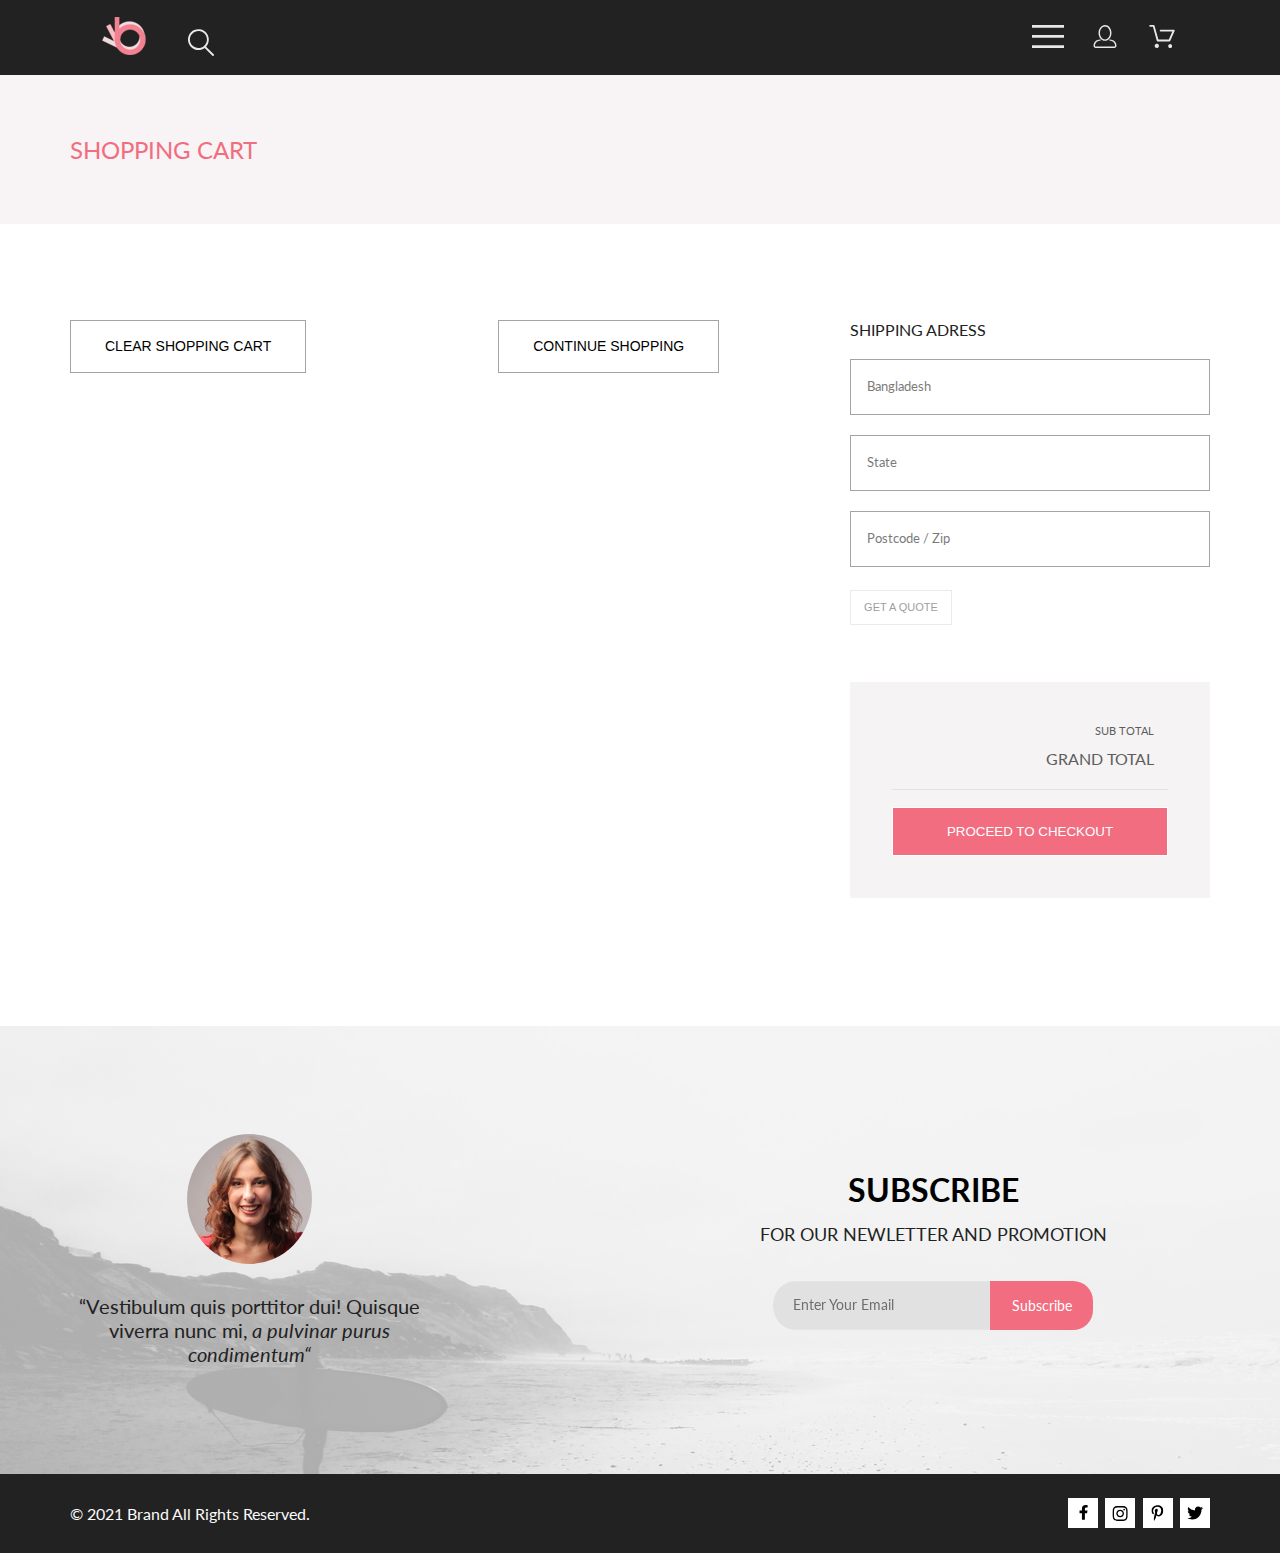
<file: Marketing_Landing/frames/cart.html>
<!DOCTYPE html>
<html lang="en">
<head>
    <meta charset="UTF-8">
    <meta name="viewport" content="width=device-width, initial-scale=1.0">
    <title>Document</title>
    <link rel="preconnect" href="https://fonts.googleapis.com">
    <link rel="preconnect" href="https://fonts.gstatic.com" crossorigin>
    <link href="https://fonts.googleapis.com/css2?family=Lato:wght@300;400;700&display=swap" rel="stylesheet">
    <link rel="stylesheet" href="../style__cart/style.css">
</head>
<body>
    <header id="header">
        <div class="header__inner">
            <div class="logo">
                <a href="index.html"><img src="../img/logo.png" alt="логотип" ></a>
                <svg width="27" height="38" viewBox="0 0 27 18" fill="none" xmlns="http://www.w3.org/2000/svg">
                    <path d="M19.0589 17.6251C20.6705 15.865 21.6275 13.6039 21.769 11.2216C21.9106 8.83932 21.2281 6.48087 19.8362 4.54232C18.4443 2.60377 16.4278 1.20318 14.1252 0.575765C11.8227 -0.0516554 9.37437 0.132305 7.19143 1.09675C5.0085 2.0612 3.22389 3.74739 2.1373 5.87217C1.05071 7.99695 0.728322 10.4309 1.22426 12.7653C1.72021 15.0997 3.00428 17.1923 4.86085 18.6919C6.71741 20.1914 9.0334 21.0064 11.4199 21.0001C13.6723 21.0031 15.8638 20.2691 17.6599 18.9101L25.4079 26.7171C25.4934 26.8061 25.5958 26.8772 25.7091 26.9261C25.8225 26.9751 25.9444 27.0009 26.0679 27.0021C26.1916 27.0024 26.314 26.9773 26.4276 26.9283C26.5411 26.8793 26.6434 26.8074 26.7279 26.7171C26.9018 26.5362 26.999 26.295 26.999 26.0441C26.999 25.7931 26.9018 25.5519 26.7279 25.371L19.0589 17.6251ZM2.88589 10.5001C2.89873 8.81477 3.41021 7.17101 4.35586 5.776C5.30151 4.38098 6.63899 3.29715 8.1997 2.66114C9.76042 2.02513 11.4745 1.86542 13.1258 2.20213C14.7772 2.53884 16.2919 3.3569 17.479 4.55319C18.6661 5.74948 19.4725 7.27044 19.7965 8.92433C20.1204 10.5782 19.9475 12.291 19.2995 13.8468C18.6515 15.4026 17.5574 16.7316 16.1551 17.6665C14.7529 18.6014 13.1052 19.1002 11.4199 19.1C9.14843 19.0892 6.97409 18.1775 5.3741 16.5652C3.77412 14.9528 2.87924 12.7715 2.88589 10.5001Z" fill="#E8E8E8"/>
                </svg>   
            </div>
            <div class="button__copy">
                <div class="burger" id="burgerMenu">
                    <div class="burger__menu" id="burgerMenu">
                        <svg  width="32" height="23" viewBox="0 0 32 23" fill="none" xmlns="http://www.w3.org/2000/svg">
                            <path  d="M0 23V20.31H32V23H0ZM0 12.76V10.07H32V12.76H0ZM0 2.69V0H32V2.69H0Z" fill="#E8E8E8"/>
                        </svg>
                    </div>
                    <nav class="nav" id="nav">
                        <h1 class="burger__title">MENU</h1>
                        <h1 class="burger__titles">MAN</h1>
                        <div class="burger__links">
                            <a class="nav__link new__arrivals" href="./catalog.html">NEW ARRIVALS</a>
                            <a class="nav__link link__menu" href="./cart.html">GO TO CART</a>
                            <a class="nav__link link__menu" href="./registration.html">GO TO REGISTRARION</a>
                            <a class="nav__link" href="#">Accessories</a>
                            <a class="nav__link" href="#">Bags</a>
                            <a class="nav__link" href="#">Denim</a>
                            <a class="nav__link" href="#">Testimonials</a>
                            <a class="nav__link" href="#">T-Shirts</a>
                        </div>
                        <h1 class="burger__titles">WOMAN</h1>
                        <div class="burger__links">
                            <a class="nav__link" href="#">Accessories</a>
                            <a class="nav__link" href="#">Jackets & Coats</a>
                            <a class="nav__link" href="#">Polos</a>
                            <a class="nav__link" href="#">T-Shirts</a>
                            <a class="nav__link" href="#">Shirts</a>
                        </div>
                        <h1 class="burger__titles">KIDS</h1>
                        <div class="burger__links">
                            <a class="nav__link" href="#">Accessories</a>
                            <a class="nav__link" href="#">Jackets & Coats</a>
                            <a class="nav__link" href="#">Polos</a>
                            <a class="nav__link" href="#">T-Shirts</a>
                            <a class="nav__link" href="#">Shirts</a>
                            <a class="nav__link" href="#">Bags</a>
                        </div>    
                    </nav>
                </div>
                <a href="./registration.html">
                    <svg class="men" width="32" height="23" viewBox="0 0 29 29" fill="none" xmlns="http://www.w3.org/2000/svg">
                        <path d="M14.5 19.937C19 19.937 22.656 15.464 22.656 9.968C22.656 4.472 19 0 14.5 0C13.3631 0.0217413 12.2463 0.303398 11.2351 0.823397C10.2239 1.34339 9.34507 2.08794 8.66602 3C7.12663 4.99573 6.30819 7.45381 6.34399 9.974C6.34399 15.465 10 19.937 14.5 19.937ZM14.5 1.813C18 1.813 20.844 5.472 20.844 9.969C20.844 14.466 17.998 18.125 14.5 18.125C11.002 18.125 8.15603 14.465 8.15503 9.969C8.15403 5.473 11 1.813 14.5 1.813ZM20.844 18.125C20.6036 18.125 20.373 18.2205 20.203 18.3905C20.033 18.5605 19.9375 18.7911 19.9375 19.0315C19.9375 19.2719 20.033 19.5025 20.203 19.6725C20.373 19.8425 20.6036 19.938 20.844 19.938C22.526 19.9399 24.1386 20.6088 25.3279 21.7982C26.5172 22.9875 27.1861 24.6 27.188 26.282C27.1875 26.5221 27.0918 26.7523 26.922 26.9221C26.7522 27.0918 26.5221 27.1875 26.282 27.188H2.71997C2.47985 27.1875 2.24975 27.0918 2.07996 26.9221C1.91016 26.7523 1.81449 26.5221 1.81396 26.282C1.81608 24.6001 2.48517 22.9877 3.67444 21.7985C4.86371 20.6092 6.47608 19.9401 8.15796 19.938C8.39824 19.938 8.62868 19.8425 8.79858 19.6726C8.96849 19.5027 9.06396 19.2723 9.06396 19.032C9.06396 18.7917 8.96849 18.5613 8.79858 18.3914C8.62868 18.2215 8.39824 18.126 8.15796 18.126C5.99541 18.1279 3.92201 18.9875 2.39258 20.5164C0.863144 22.0453 0.00264777 24.1185 0 26.281C0.000794067 27.0019 0.287502 27.693 0.797241 28.2027C1.30698 28.7125 1.99811 28.9992 2.71899 29H26.282C27.0027 28.9989 27.6936 28.7121 28.2031 28.2024C28.7126 27.6927 28.9992 27.0017 29 26.281C28.9974 24.1187 28.1372 22.0457 26.6083 20.5168C25.0793 18.9878 23.0063 18.1276 20.844 18.125Z" fill="#E8E8E8"/>
                    </svg>
                </a>
                <a href="#">                
                    <svg class="basket" width="32" height="23" viewBox="0 0 32 29" fill="none" xmlns="http://www.w3.org/2000/svg">
                        <path d="M26.2009 29C25.5532 28.9738 24.9415 28.6948 24.4972 28.2227C24.0529 27.7506 23.8114 27.1232 23.8245 26.475C23.8376 25.8269 24.1043 25.2097 24.5673 24.7559C25.0303 24.3022 25.6527 24.048 26.301 24.048C26.9493 24.048 27.5717 24.3022 28.0347 24.7559C28.4977 25.2097 28.7644 25.8269 28.7775 26.475C28.7906 27.1232 28.549 27.7506 28.1047 28.2227C27.6604 28.6948 27.0488 28.9738 26.401 29H26.2009ZM6.75293 26.32C6.75293 25.79 6.91011 25.2718 7.20459 24.8311C7.49907 24.3904 7.91764 24.0469 8.40735 23.844C8.89705 23.6412 9.43594 23.5881 9.95581 23.6915C10.4757 23.7949 10.9532 24.0502 11.328 24.425C11.7028 24.7998 11.9581 25.2773 12.0615 25.7972C12.1649 26.317 12.1118 26.8559 11.9089 27.3456C11.7061 27.8353 11.3626 28.2539 10.9219 28.5483C10.4812 28.8428 9.96304 29 9.43298 29C9.08087 29.0003 8.73212 28.9311 8.40674 28.7966C8.08136 28.662 7.78569 28.4646 7.53662 28.2158C7.28755 27.9669 7.09001 27.6713 6.9552 27.3461C6.82039 27.0208 6.75098 26.6721 6.75098 26.32H6.75293ZM10.553 20.686C10.2935 20.6868 10.0409 20.6024 9.83411 20.4457C9.62727 20.2891 9.47758 20.0689 9.40796 19.819L4.57495 2.36401H1.18201C0.868521 2.36401 0.567859 2.23947 0.346191 2.01781C0.124523 1.79614 0 1.49549 0 1.18201C0 0.868519 0.124523 0.567873 0.346191 0.346205C0.567859 0.124537 0.868521 5.81268e-06 1.18201 5.81268e-06H5.46301C5.7225 -0.00080736 5.97504 0.0837201 6.18176 0.240568C6.38848 0.397416 6.53784 0.617884 6.60693 0.868006L11.4399 18.323H24.6179L29.001 8.27501H14.401C14.2428 8.27961 14.0854 8.25242 13.9379 8.19507C13.7904 8.13771 13.6559 8.05134 13.5424 7.94108C13.4288 7.83082 13.3386 7.69891 13.277 7.55315C13.2154 7.40739 13.1836 7.25075 13.1836 7.0925C13.1836 6.93426 13.2154 6.77762 13.277 6.63186C13.3386 6.4861 13.4288 6.35419 13.5424 6.24393C13.6559 6.13367 13.7904 6.0473 13.9379 5.98994C14.0854 5.93259 14.2428 5.90541 14.401 5.91001H30.814C31.0097 5.90996 31.2022 5.95866 31.3744 6.05172C31.5465 6.14478 31.6928 6.27926 31.7999 6.44301C31.9078 6.60729 31.9734 6.79569 31.9908 6.99145C32.0083 7.18721 31.9771 7.38424 31.9 7.565L26.495 19.977C26.4026 20.1876 26.251 20.3668 26.0585 20.4927C25.866 20.6186 25.641 20.6858 25.411 20.686H10.553Z" fill="#E8E8E8"/>
                    </svg>
                </a>
            </div>
        </div>   
    </header>
    <main>
        <div class="top-head center" id="intro">
            <h2 class="top-head__heading">
                SHOPPING CART
            </h2>  
        </div> 
        <div class="shopbox center">
            <div class="shopcards">   
                <div class="buttons">
                    <button class="button" id="clearCartButton">
                        <p class="button__text">CLEAR SHOPPING CART</p>
                    </button>
                    <a href="./catalog.html">
                        <button class="button">
                            <p class="button__text">CONTINUE SHOPPING</p>
                        </button>
                    </a>
                </div>    
            </div>
            <div class="shipp">
                <div class="order">
                    <h1 class="order__title">SHIPPING ADRESS</h1>
                    <div class="order__form">
                        <div class="order__form-inputs">
                            <input class="order__form-input" type="text" placeholder="Bangladesh">
                            <input class="order__form-input" type="text" placeholder="State">
                            <input class="order__form-input" type="text" placeholder="Postcode / Zip">
                        </div>
                        <button class="button__order">
                            <p class="button__order-text">GET A QUOTE</p>
                        </button>    
                    </div>
                </div>
                <div class="shipp__buying">
                    <div class="buying">
                        <div class="buying__cost">
                            <h3 class="buying__title-small">SUB TOTAL <span class="buying__price"></span></h3>
                            <h1 class="buying__title-big">GRAND TOTAL <span class="buying__price-total"></span></h1>
                        </div>
                        <button class="button button__proceed">
                            <p class="button__proceed-text">PROCEED TO CHECKOUT</p>
                        </button>
                    </div>
                </div>
            </div>
        </div>
    </main>
    <footer>
        <section class="subscribe">
            <div class="subscribe__inner">
                <article class="subscribe__info">
                    <img class="subscribe__photo" src="../img/woman.jpg" alt="woman">
                    <p class="subsribe__text">
                        <span class="typography__subscribe">“Vestibulum quis porttitor dui! Quisque viverra nunc mi,</span> <span class="pulvinar">a pulvinar purus condimentum“</span>
                    </p>
                </article>
                <article class="subscribe__email">
                    <h1>
                        <span class="subsribe__title">SUBSCRIBE</span><br> 
                        <span class="for__our">FOR OUR NEWLETTER AND PROMOTION<span>
                    </h1>
                    <div class="subscribe__container-email">
                        <svg xmlns="http://www.w3.org/2000/svg" width="323" height="49" viewBox="0 0 323 49" fill="none">
                            <path d="M300.376 0H22.2143C9.94567 0 0 10.969 0 24.5C0 38.031 9.94567 49 22.2143 49H300.376C312.644 49 322.59 38.031 322.59 24.5C322.59 10.969 312.644 0 300.376 0Z" fill="#E1E1E1"/>
                        </svg>
                        <form action="" class="subscribe__form">
                            <input id="emailInput" required autofocus type="email" placeholder="Enter Your Email">
                            <button class="subscribe__bt" type="submit">
                                Subscribe
                            </button>
                        </form>
                    </div>    
                </article>
            </div>
        </section>
        <section class="copyright">
            <div class="copyright__inner">
                <p class="text__copyright">© 2021  Brand  All Rights Reserved.</p>
                <div class="social__container">
                    <article class="social">
                        <svg xmlns="http://www.w3.org/2000/svg" width="11" height="16" viewBox="0 0 11 16" fill="none">
                            <path d="M9.08827 8.28L9.50677 5.61602H6.89013V3.88729C6.89013 3.15847 7.25565 2.44806 8.42756 2.44806H9.61713V0.179975C9.61713 0.179975 8.53763 0 7.50551 0C5.35064 0 3.94211 1.27593 3.94211 3.5857V5.61602H1.54678V8.28H3.94211V14.72H6.89013V8.28H9.08827Z" fill="black"/>
                        </svg>   
                    </article>
                    <article class="social">
                        <svg width="16" height="15" viewBox="0 0 16 15" fill="none" xmlns="http://www.w3.org/2000/svg">
                            <path d="M8.13677 3.68162C6.02163 3.68162 4.31555 5.38494 4.31555 7.49666C4.31555 9.60838 6.02163 11.3117 8.13677 11.3117C10.2519 11.3117 11.958 9.60838 11.958 7.49666C11.958 5.38494 10.2519 3.68162 8.13677 3.68162ZM8.13677 9.97693C6.76991 9.97693 5.65248 8.86463 5.65248 7.49666C5.65248 6.12869 6.76658 5.01639 8.13677 5.01639C9.50695 5.01639 10.6211 6.12869 10.6211 7.49666C10.6211 8.86463 9.50363 9.97693 8.13677 9.97693ZM13.0056 3.52557C13.0056 4.02029 12.6065 4.41541 12.1143 4.41541C11.6188 4.41541 11.223 4.01697 11.223 3.52557C11.223 3.03416 11.6221 2.63572 12.1143 2.63572C12.6065 2.63572 13.0056 3.03416 13.0056 3.52557ZM15.5364 4.42869C15.4799 3.2367 15.2072 2.18084 14.3325 1.31092C13.4612 0.440997 12.4036 0.168732 11.2097 0.108966C9.9792 0.0392395 6.29101 0.0392395 5.0605 0.108966C3.8699 0.165411 2.81233 0.437677 1.93768 1.3076C1.06302 2.17752 0.793639 3.23338 0.733776 4.42537C0.663937 5.65389 0.663937 9.33611 0.733776 10.5646C0.790313 11.7566 1.06302 12.8125 1.93768 13.6824C2.81233 14.5523 3.86658 14.8246 5.0605 14.8844C6.29101 14.9541 9.9792 14.9541 11.2097 14.8844C12.4036 14.8279 13.4612 14.5556 14.3325 13.6824C15.2039 12.8125 15.4766 11.7566 15.5364 10.5646C15.6063 9.33611 15.6063 5.65721 15.5364 4.42869ZM13.9468 11.8828C13.6874 12.5336 13.1852 13.0349 12.53 13.2972C11.5489 13.6857 9.22094 13.5961 8.13677 13.5961C7.05259 13.5961 4.72128 13.6824 3.74353 13.2972C3.09169 13.0383 2.58951 12.5369 2.32678 11.8828C1.93768 10.9033 2.02747 8.57908 2.02747 7.49666C2.02747 6.41424 1.941 4.0867 2.32678 3.11053C2.58619 2.45975 3.08837 1.95838 3.74353 1.69608C4.72461 1.3076 7.05259 1.39725 8.13677 1.39725C9.22094 1.39725 11.5523 1.31092 12.53 1.69608C13.1818 1.95506 13.684 2.45643 13.9468 3.11053C14.3359 4.09002 14.2461 6.41424 14.2461 7.49666C14.2461 8.57908 14.3359 10.9066 13.9468 11.8828Z" fill="black"/>
                        </svg> 
                    </article>
                    <article class="social">
                        <svg width="13" height="16" viewBox="0 0 13 16" fill="none" xmlns="http://www.w3.org/2000/svg">
                            <g clip-path="url(#clip0_190_1390)">
                            <path d="M6.7402 0.203125C3.55552 0.203125 0.408081 2.34063 0.408081 5.8C0.408081 8 1.63726 9.25 2.38221 9.25C2.68951 9.25 2.86643 8.3875 2.86643 8.14375C2.86643 7.85313 2.13079 7.23438 2.13079 6.025C2.13079 3.5125 4.03043 1.73125 6.48878 1.73125C8.60259 1.73125 10.167 2.94062 10.167 5.1625C10.167 6.82187 9.50585 9.93437 7.3641 9.93437C6.59121 9.93437 5.93006 9.37187 5.93006 8.56563C5.93006 7.38438 6.74951 6.24062 6.74951 5.02187C6.74951 2.95312 3.83487 3.32812 3.83487 5.82812C3.83487 6.35313 3.90006 6.93437 4.13286 7.4125C3.70451 9.26875 2.82919 12.0344 2.82919 13.9469C2.82919 14.5375 2.91299 15.1188 2.96886 15.7094C3.0744 15.8281 3.02163 15.8156 3.18304 15.7563C4.74744 13.6 4.69157 13.1781 5.39928 10.3562C5.78107 11.0875 6.76814 11.4812 7.55034 11.4812C10.8468 11.4812 12.3274 8.24688 12.3274 5.33125C12.3274 2.22813 9.66415 0.203125 6.7402 0.203125Z" fill="black"/>
                            </g>
                            <defs>
                            <clipPath id="clip0_190_1390">
                            <rect width="11.9193" height="16" fill="white" transform="translate(0.408081)"/>
                            </clipPath>
                            </defs>
                        </svg>    
                    </article>
                    <article class="social">
                        <svg width="17" height="16" viewBox="0 0 17 16" fill="none" xmlns="http://www.w3.org/2000/svg">
                            <g clip-path="url(#clip0_190_1386)">
                            <path d="M14.4181 4.74107C14.4281 4.88319 14.4281 5.02535 14.4281 5.16747C14.4281 9.50247 11.1509 14.4974 5.16096 14.4974C3.31558 14.4974 1.60132 13.9593 0.159302 13.0253C0.421495 13.0558 0.673569 13.0659 0.94585 13.0659C2.46851 13.0659 3.8702 12.5482 4.98953 11.6649C3.5576 11.6345 2.3576 10.6903 1.94415 9.39081C2.14585 9.42125 2.34751 9.44156 2.5593 9.44156C2.85172 9.44156 3.14418 9.40094 3.41643 9.32991C1.92401 9.02531 0.80465 7.70553 0.80465 6.11163V6.07103C1.23825 6.31469 1.74249 6.46697 2.2769 6.48725C1.39959 5.89841 0.824826 4.89335 0.824826 3.75628C0.824826 3.14716 0.98614 2.58878 1.26851 2.10147C2.87187 4.09131 5.28195 5.39078 7.98443 5.53294C7.93403 5.28928 7.90376 5.0355 7.90376 4.78169C7.90376 2.97457 9.35586 1.5025 11.1609 1.5025C12.0987 1.5025 12.9457 1.89844 13.5407 2.53803C14.2768 2.39591 14.9827 2.12178 15.6079 1.74616C15.3659 2.5076 14.8516 3.14719 14.176 3.55325C14.8315 3.48222 15.4668 3.29944 16.0516 3.04566C15.608 3.69538 15.0533 4.27403 14.4181 4.74107Z" fill="black"/>
                            </g>
                            <defs>
                            <clipPath id="clip0_190_1386">
                            <rect width="15.8924" height="16" fill="white" transform="translate(0.159302)"/>
                            </clipPath>
                            </defs>
                        </svg>   
                    </article>
                </div>    
            </div>
        </section>
    </footer>   
    <script src="https://code.jquery.com/jquery-3.7.1.min.js"></script>
    <script defer src="../JS/app.js"></script>
    <script>
        "use strick";
        const url = './data/dataCart.json';
        const shopcard = document.querySelector('.shopcards');
        let cartItems = JSON.parse(localStorage.getItem('cartItems')) || [];
        cartItems.forEach(product => {
                shopcard.insertAdjacentHTML('afterbegin',`
                <div class="shopcard">
                    <svg class="shopcard__close" width="18" height="18" viewBox="0 0 18 18"                 fill="none" xmlns="http://www.w3.org/2000/svg">
                        <path d="M11.2453 9L17.5302 2.71516C17.8285 2.41741 17.9962 2.01336 17.9966 1.59191C17.997 1.17045 17.8299 0.76611 17.5322 0.467833C17.2344 0.169555 16.8304 0.00177586 16.4089 0.00140366C15.9875 0.00103146 15.5831 0.168097 15.2848 0.465848L9 6.75069L2.71516 0.465848C2.41688 0.167571 2.01233 0 1.5905 0C1.16868 0 0.764125 0.167571 0.465848 0.465848C0.167571 0.764125 0 1.16868 0 1.5905C0 2.01233 0.167571 2.41688 0.465848 2.71516L6.75069 9L0.465848 15.2848C0.167571 15.5831 0 15.9877 0 16.4095C0 16.8313 0.167571 17.2359 0.465848 17.5342C0.764125 17.8324 1.16868 18 1.5905 18C2.01233 18 2.41688 17.8324 2.71516 17.5342L9 11.2493L15.2848 17.5342C15.5831 17.8324 15.9877 18 16.4095 18C16.8313 18 17.2359 17.8324 17.5342 17.5342C17.8324 17.2359 18 16.8313 18 16.4095C18 15.9877 17.8324 15.5831 17.5342 15.2848L11.2453 9Z" fill="#575757"/>
                    </svg>   
                    <img class="shopcard__img" src="${product.img}" alt="${product.header}">
                    <div class="shopcard__box">
                        <h1 class="shopcard__title">${product.header}</h1>                         
                        <ul class="shopcard__main">
                            <li>Price: <span class="shopcard__price">${product.price}</span></li>
                            <li>Color: ${product.color}</li>
                            <li>Size: ${product.size}</li>
                            <li>Quantity: <input placeholder="1" required id="numberInput"></li>
                        </ul>
                    </div>
                </div>
            `);
        })
        const productCardBoxX = document.querySelectorAll(".shopcard__close");
        productCardBoxX.forEach(function (svg) {
            svg.addEventListener('click', function () {
                let shopcard = svg.closest('.shopcard');
                if (shopcard) {
                    const productNameToRemove = {
                        header: shopcard.querySelector('.shopcard__title').textContent,
                        price: shopcard.querySelector('.shopcard__price').textContent,
                        img: shopcard.querySelector('.shopcard__img').src
                    };
                    let cartItems = JSON.parse(localStorage.getItem('cartItems')) || [];
                    const indexToRemove = cartItems.findIndex(item => 
                        item.header === productNameToRemove.header &&
                        item.price === productNameToRemove.price &&
                        item.img === productNameToRemove.img
                    );
                    if (indexToRemove !== -1) {
                        cartItems.splice(indexToRemove, 1);
                        localStorage.setItem('cartItems', JSON.stringify(cartItems));
                    }
                    shopcard.remove();
                }
            });
        });
        const productClearBtn = document.querySelectorAll("#clearCartButton");
        productClearBtn.forEach(function(button) {
            button.addEventListener('click', function() {
                localStorage.removeItem('cartItems');

                const shopcards = document.querySelector('.shopcards');
                shopcards.innerHTML = ''; 
            });
        });

        const btnEl = document.querySelector('.button__order');
        const inputEls = document.querySelectorAll('.order__form-input');
        btnEl.addEventListener('click', function(event) {
            event.preventDefault(); 
            inputEls.forEach(element =>{
                if (element.value.length > 0) {
                    element.style.border = '2px solid green';
                } else {
                    element.style.border = '2px solid red';
                }
            });
        });
        
        function updateTotalPrice() {
            const productCards = document.querySelectorAll('.shopcard');
            let total = 0;

            productCards.forEach(function(card) {
                const priceText = card.querySelector('.shopcard__price').textContent;
                const price = parseFloat(priceText.replace('$', ''));

                const quantityInput = card.querySelector('#numberInput');
                const quantity = parseInt(quantityInput.value) || 1; 
                total += price * quantity;
            });

            const totalElement1 = document.querySelector('.buying__price');
            const totalElement2 = document.querySelector('.buying__price-total');

            totalElement1.textContent = `$${total.toFixed(2)}`;
            totalElement2.textContent = `$${total.toFixed(2)}`;
        }

        const quantityInputs = document.querySelector('.button__proceed');
        quantityInputs.addEventListener('click', updateTotalPrice);

    </script>
</body>
</html>
</file>
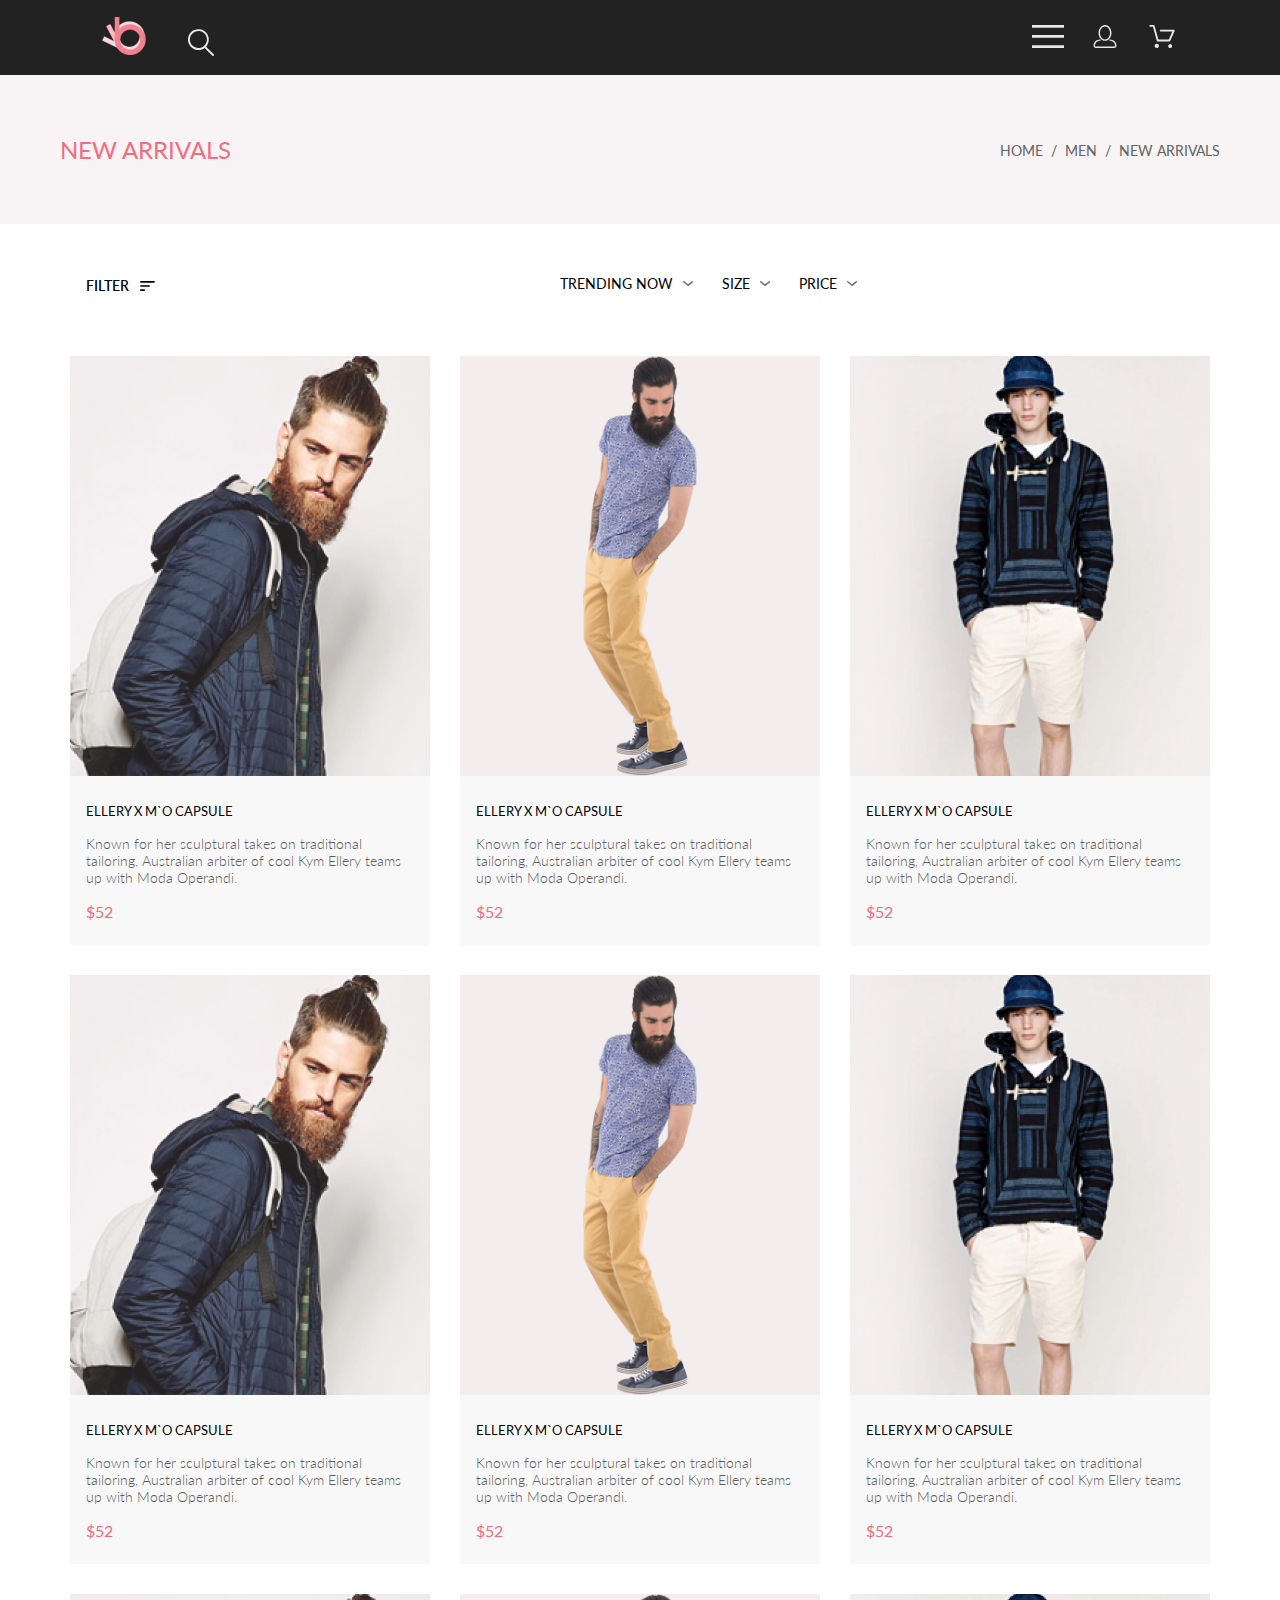
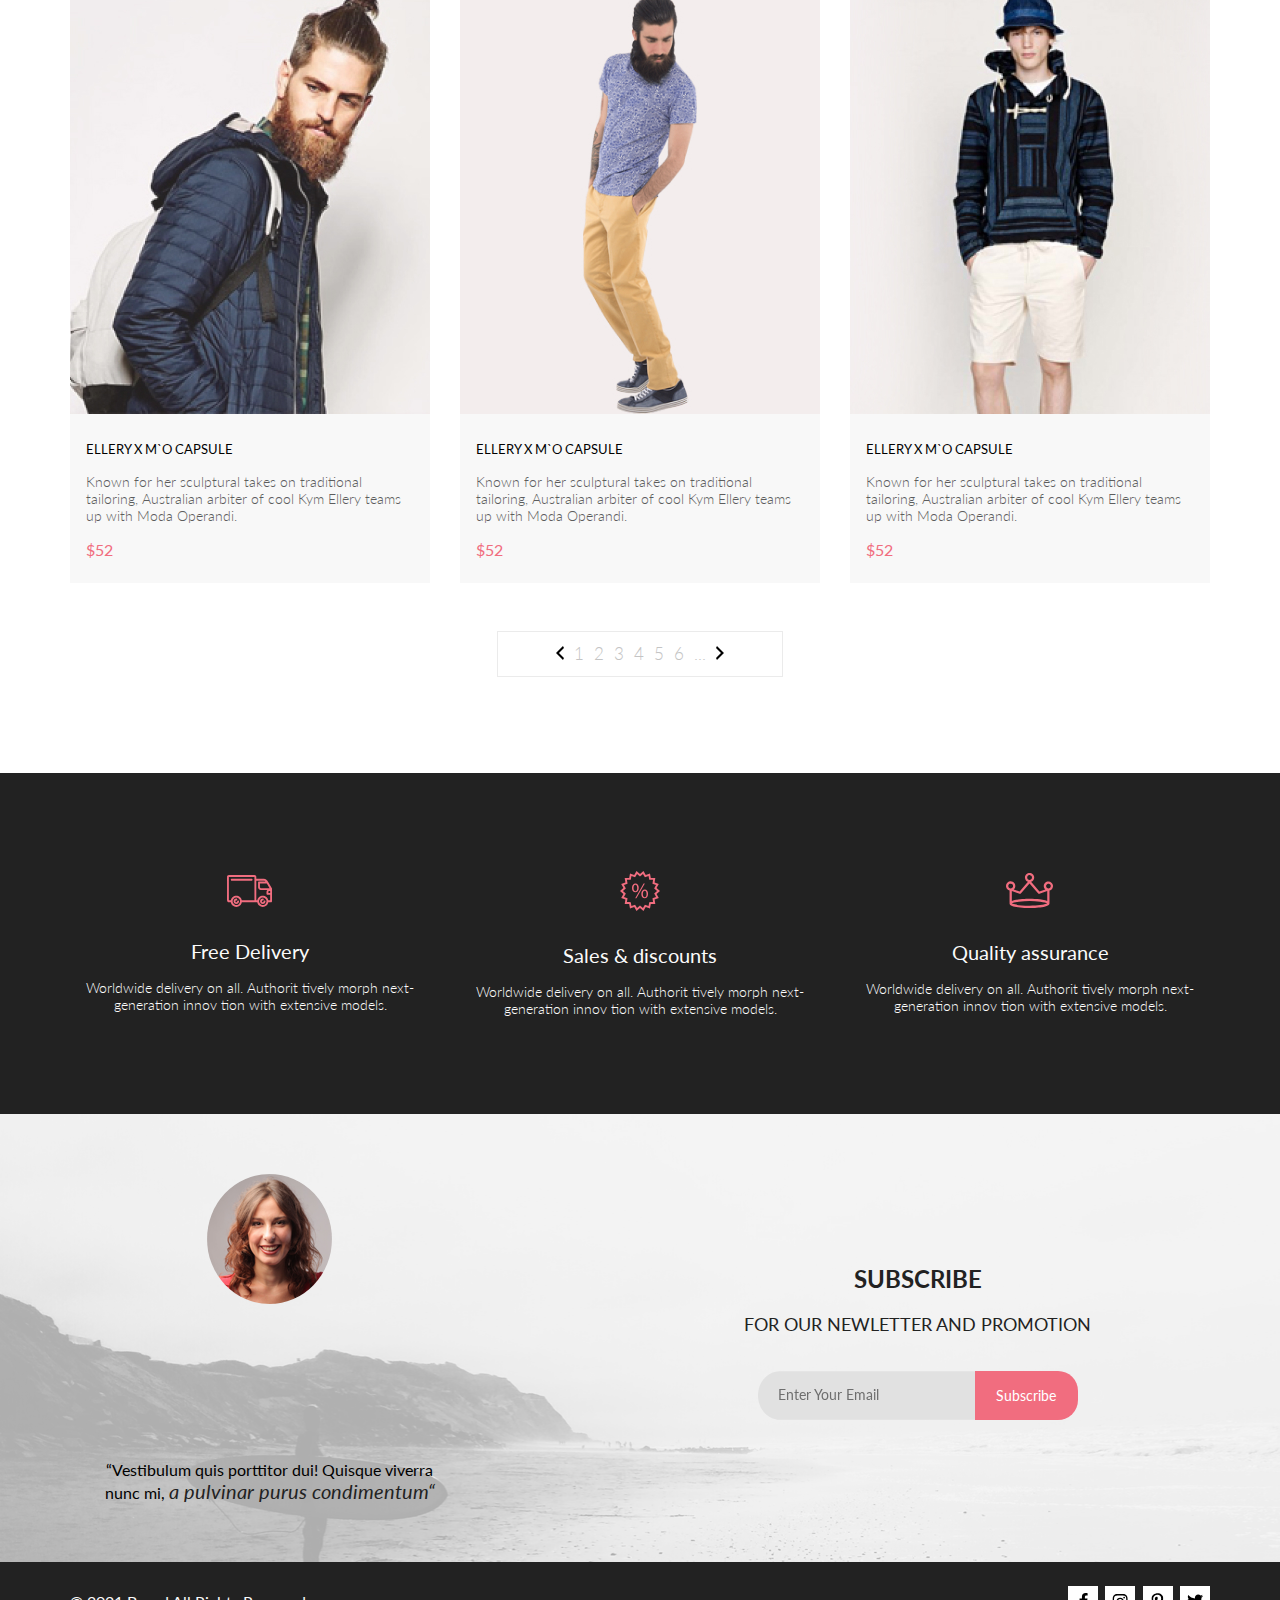
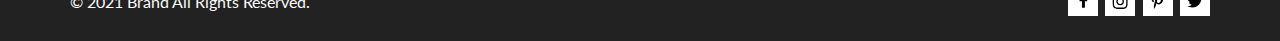
<file: Marketing_Landing/frames/catalog.html>
<!DOCTYPE html>
<html lang="en">
<head>
    <link rel="preconnect" href="https://fonts.googleapis.com">
    <link rel="preconnect" href="https://fonts.gstatic.com" crossorigin>
    <link href="https://fonts.googleapis.com/css2?family=Lato:wght@300;400;700&family=Roboto:wght@300;400;500;700;900&display=swap" rel="stylesheet">
    <meta name="viewport" content="width=device-width, initial-scale=1.0">
    <title>Document</title>
    <link rel="stylesheet" href="../style__catalog/style.css">
</head>
<body>
    <header id="header">
        <div class="header__inner">
            <div class="logo">
                <a href="index.html"><img src="../img/logo.png" alt="логотип" ></a>
                <svg width="27" height="38" viewBox="0 0 27 18" fill="none" xmlns="http://www.w3.org/2000/svg">
                    <path d="M19.0589 17.6251C20.6705 15.865 21.6275 13.6039 21.769 11.2216C21.9106 8.83932 21.2281 6.48087 19.8362 4.54232C18.4443 2.60377 16.4278 1.20318 14.1252 0.575765C11.8227 -0.0516554 9.37437 0.132305 7.19143 1.09675C5.0085 2.0612 3.22389 3.74739 2.1373 5.87217C1.05071 7.99695 0.728322 10.4309 1.22426 12.7653C1.72021 15.0997 3.00428 17.1923 4.86085 18.6919C6.71741 20.1914 9.0334 21.0064 11.4199 21.0001C13.6723 21.0031 15.8638 20.2691 17.6599 18.9101L25.4079 26.7171C25.4934 26.8061 25.5958 26.8772 25.7091 26.9261C25.8225 26.9751 25.9444 27.0009 26.0679 27.0021C26.1916 27.0024 26.314 26.9773 26.4276 26.9283C26.5411 26.8793 26.6434 26.8074 26.7279 26.7171C26.9018 26.5362 26.999 26.295 26.999 26.0441C26.999 25.7931 26.9018 25.5519 26.7279 25.371L19.0589 17.6251ZM2.88589 10.5001C2.89873 8.81477 3.41021 7.17101 4.35586 5.776C5.30151 4.38098 6.63899 3.29715 8.1997 2.66114C9.76042 2.02513 11.4745 1.86542 13.1258 2.20213C14.7772 2.53884 16.2919 3.3569 17.479 4.55319C18.6661 5.74948 19.4725 7.27044 19.7965 8.92433C20.1204 10.5782 19.9475 12.291 19.2995 13.8468C18.6515 15.4026 17.5574 16.7316 16.1551 17.6665C14.7529 18.6014 13.1052 19.1002 11.4199 19.1C9.14843 19.0892 6.97409 18.1775 5.3741 16.5652C3.77412 14.9528 2.87924 12.7715 2.88589 10.5001Z" fill="#E8E8E8"/>
                </svg>   
            </div>
            <div class="button__copy">
                <div class="burger" id="burgerMenu">
                    <div class="burger__menu">
                        <svg  width="32" height="23" viewBox="0 0 32 23" fill="none" xmlns="http://www.w3.org/2000/svg">
                            <path  d="M0 23V20.31H32V23H0ZM0 12.76V10.07H32V12.76H0ZM0 2.69V0H32V2.69H0Z" fill="#E8E8E8"/>
                        </svg>
                    </div>
                    <nav class="nav" id="nav">
                        <h1 class="burger__title">MENU</h1>
                        <h1 class="burger__titles">MAN</h1>
                        <div class="burger__links">
                            <a class="nav__link new__arrivals" href="./catalog.html">NEW ARRIVALS</a>
                            <a class="nav__link link__menu" href="./cart.html">GO TO CART</a>
                            <a class="nav__link link__menu" href="./registration.html">GO TO REGISTRARION</a>
                            <a class="nav__link" href="#">Accessories</a>
                            <a class="nav__link" href="#">Bags</a>
                            <a class="nav__link" href="#">Denim</a>
                            <a class="nav__link" href="#">Testimonials</a>
                            <a class="nav__link" href="#">T-Shirts</a>
                        </div>
                        <h1 class="burger__titles">WOMAN</h1>
                        <div class="burger__links">
                            <a class="nav__link" href="#">Accessories</a>
                            <a class="nav__link" href="#">Jackets & Coats</a>
                            <a class="nav__link" href="#">Polos</a>
                            <a class="nav__link" href="#">T-Shirts</a>
                            <a class="nav__link" href="#">Shirts</a>
                        </div>
                        <h1 class="burger__titles">KIDS</h1>
                        <div class="burger__links">
                            <a class="nav__link" href="#">Accessories</a>
                            <a class="nav__link" href="#">Jackets & Coats</a>
                            <a class="nav__link" href="#">Polos</a>
                            <a class="nav__link" href="#">T-Shirts</a>
                            <a class="nav__link" href="#">Shirts</a>
                            <a class="nav__link" href="#">Bags</a>
                        </div>    
                    </nav>
                </div>
                <a href="./registration.html">
                    <svg class="men" width="32" height="23" viewBox="0 0 29 29" fill="none" xmlns="http://www.w3.org/2000/svg">
                        <path d="M14.5 19.937C19 19.937 22.656 15.464 22.656 9.968C22.656 4.472 19 0 14.5 0C13.3631 0.0217413 12.2463 0.303398 11.2351 0.823397C10.2239 1.34339 9.34507 2.08794 8.66602 3C7.12663 4.99573 6.30819 7.45381 6.34399 9.974C6.34399 15.465 10 19.937 14.5 19.937ZM14.5 1.813C18 1.813 20.844 5.472 20.844 9.969C20.844 14.466 17.998 18.125 14.5 18.125C11.002 18.125 8.15603 14.465 8.15503 9.969C8.15403 5.473 11 1.813 14.5 1.813ZM20.844 18.125C20.6036 18.125 20.373 18.2205 20.203 18.3905C20.033 18.5605 19.9375 18.7911 19.9375 19.0315C19.9375 19.2719 20.033 19.5025 20.203 19.6725C20.373 19.8425 20.6036 19.938 20.844 19.938C22.526 19.9399 24.1386 20.6088 25.3279 21.7982C26.5172 22.9875 27.1861 24.6 27.188 26.282C27.1875 26.5221 27.0918 26.7523 26.922 26.9221C26.7522 27.0918 26.5221 27.1875 26.282 27.188H2.71997C2.47985 27.1875 2.24975 27.0918 2.07996 26.9221C1.91016 26.7523 1.81449 26.5221 1.81396 26.282C1.81608 24.6001 2.48517 22.9877 3.67444 21.7985C4.86371 20.6092 6.47608 19.9401 8.15796 19.938C8.39824 19.938 8.62868 19.8425 8.79858 19.6726C8.96849 19.5027 9.06396 19.2723 9.06396 19.032C9.06396 18.7917 8.96849 18.5613 8.79858 18.3914C8.62868 18.2215 8.39824 18.126 8.15796 18.126C5.99541 18.1279 3.92201 18.9875 2.39258 20.5164C0.863144 22.0453 0.00264777 24.1185 0 26.281C0.000794067 27.0019 0.287502 27.693 0.797241 28.2027C1.30698 28.7125 1.99811 28.9992 2.71899 29H26.282C27.0027 28.9989 27.6936 28.7121 28.2031 28.2024C28.7126 27.6927 28.9992 27.0017 29 26.281C28.9974 24.1187 28.1372 22.0457 26.6083 20.5168C25.0793 18.9878 23.0063 18.1276 20.844 18.125Z" fill="#E8E8E8"/>
                    </svg>
                </a>
                <a href="./cart.html">
                    <svg class="basket" width="32" height="23" viewBox="0 0 32 29" fill="none" xmlns="http://www.w3.org/2000/svg">
                        <path d="M26.2009 29C25.5532 28.9738 24.9415 28.6948 24.4972 28.2227C24.0529 27.7506 23.8114 27.1232 23.8245 26.475C23.8376 25.8269 24.1043 25.2097 24.5673 24.7559C25.0303 24.3022 25.6527 24.048 26.301 24.048C26.9493 24.048 27.5717 24.3022 28.0347 24.7559C28.4977 25.2097 28.7644 25.8269 28.7775 26.475C28.7906 27.1232 28.549 27.7506 28.1047 28.2227C27.6604 28.6948 27.0488 28.9738 26.401 29H26.2009ZM6.75293 26.32C6.75293 25.79 6.91011 25.2718 7.20459 24.8311C7.49907 24.3904 7.91764 24.0469 8.40735 23.844C8.89705 23.6412 9.43594 23.5881 9.95581 23.6915C10.4757 23.7949 10.9532 24.0502 11.328 24.425C11.7028 24.7998 11.9581 25.2773 12.0615 25.7972C12.1649 26.317 12.1118 26.8559 11.9089 27.3456C11.7061 27.8353 11.3626 28.2539 10.9219 28.5483C10.4812 28.8428 9.96304 29 9.43298 29C9.08087 29.0003 8.73212 28.9311 8.40674 28.7966C8.08136 28.662 7.78569 28.4646 7.53662 28.2158C7.28755 27.9669 7.09001 27.6713 6.9552 27.3461C6.82039 27.0208 6.75098 26.6721 6.75098 26.32H6.75293ZM10.553 20.686C10.2935 20.6868 10.0409 20.6024 9.83411 20.4457C9.62727 20.2891 9.47758 20.0689 9.40796 19.819L4.57495 2.36401H1.18201C0.868521 2.36401 0.567859 2.23947 0.346191 2.01781C0.124523 1.79614 0 1.49549 0 1.18201C0 0.868519 0.124523 0.567873 0.346191 0.346205C0.567859 0.124537 0.868521 5.81268e-06 1.18201 5.81268e-06H5.46301C5.7225 -0.00080736 5.97504 0.0837201 6.18176 0.240568C6.38848 0.397416 6.53784 0.617884 6.60693 0.868006L11.4399 18.323H24.6179L29.001 8.27501H14.401C14.2428 8.27961 14.0854 8.25242 13.9379 8.19507C13.7904 8.13771 13.6559 8.05134 13.5424 7.94108C13.4288 7.83082 13.3386 7.69891 13.277 7.55315C13.2154 7.40739 13.1836 7.25075 13.1836 7.0925C13.1836 6.93426 13.2154 6.77762 13.277 6.63186C13.3386 6.4861 13.4288 6.35419 13.5424 6.24393C13.6559 6.13367 13.7904 6.0473 13.9379 5.98994C14.0854 5.93259 14.2428 5.90541 14.401 5.91001H30.814C31.0097 5.90996 31.2022 5.95866 31.3744 6.05172C31.5465 6.14478 31.6928 6.27926 31.7999 6.44301C31.9078 6.60729 31.9734 6.79569 31.9908 6.99145C32.0083 7.18721 31.9771 7.38424 31.9 7.565L26.495 19.977C26.4026 20.1876 26.251 20.3668 26.0585 20.4927C25.866 20.6186 25.641 20.6858 25.411 20.686H10.553Z" fill="#E8E8E8"/>
                    </svg> 
                </a>
            </div>
        </div>     
    </header>
    <div class="top-head center">
        <h2 class="top-head__heading">
            NEW ARRIVALS
        </h2>   
        <nav class="breadcrumbs">
            <ul class="breadcrumbs__ul">
                <li class="breadcrumbs__li"><a href="./index.html" class="breadcrumbs__link">HOME</a></li>
                <li class="breadcrumbs__li"><a href="#" class="breadcrumbs__link">MEN</a></li>
                <li class="breadcrumbs__li"><a href="./catalog.html" class="breadcrumbs__link">NEW ARRIVALS</a></li> 
            </ul>
        </nav>
    </div>
    <div class="filter-sort center" id="intro">
        <details class="filter">
            <summary class="filter__summary"><span class="filter__head">FILTER</span><svg width="15" height="10" viewBox="0 0 15 10" fill="none" xmlns="http://www.w3.org/2000/svg">
                <path d="M0.833333 10H4.16667C4.625 10 5 9.625 5 9.16667C5 8.70833 4.625 8.33333 4.16667 8.33333H0.833333C0.375 8.33333 0 8.70833 0 9.16667C0 9.625 0.375 10 0.833333 10ZM0 0.833333C0 1.29167 0.375 1.66667 0.833333 1.66667H14.1667C14.625 1.66667 15 1.29167 15 0.833333C15 0.375 14.625 0 14.1667 0H0.833333C0.375 0 0 0.375 0 0.833333ZM0.833333 5.83333H9.16667C9.625 5.83333 10 5.45833 10 5C10 4.54167 9.625 4.16667 9.16667 4.16667H0.833333C0.375 4.16667 0 4.54167 0 5C0 5.45833 0.375 5.83333 0.833333 5.83333Z" fill="black"/>
                </svg>
            </summary>
            <div class="filter__content">
                <details class="filter__item">
                    <summary class="filter__heading">CATEGORY</summary>
                    <div class="filter__link-box">
                        <a href="#" class="filter__link">Accessories</a> 
                        <a href="#" class="filter__link">Bags</a> 
                        <a href="#" class="filter__link">Denim</a> 
                        <a href="#" class="filter__link">Hoodies & Sweatshirts</a> 
                        <a href="#" class="filter__link">Jackets & Coats</a> 
                        <a href="#" class="filter__link">Polos</a> 
                        <a href="#" class="filter__link">Shirts</a> 
                        <a href="#" class="filter__link">Shoes</a> 
                        <a href="#" class="filter__link">Sweaters & Knits</a> 
                        <a href="#" class="filter__link">T-Shirts</a> 
                        <a href="#" class="filter__link">Tanks</a> 
                    </div>
                </details>
                <details class="filter__item">
                    <summary class="filter__heading">BRAND</summary>
                    <div class="filter__link-box">
                        <a href="#" class="filter__link">Accessories</a> 
                        <a href="#" class="filter__link">Bags</a> 
                        <a href="#" class="filter__link">Denim</a> 
                        <a href="#" class="filter__link">Hoodies & Sweatshirts</a> 
                        <a href="#" class="filter__link">Jackets & Coats</a> 
                        <a href="#" class="filter__link">Polos</a> 
                        <a href="#" class="filter__link">Shirts</a> 
                        <a href="#" class="filter__link">Shoes</a> 
                        <a href="#" class="filter__link">Sweaters & Knits</a> 
                        <a href="#" class="filter__link">T-Shirts</a> 
                        <a href="#" class="filter__link">Tanks</a> 
                    </div>
                </details>
                <details class="filter__item">
                    <summary class="filter__heading">DESIGNER</summary>
                    <div class="filter__link-box">
                        <a href="#" class="filter__link">Accessories</a> 
                        <a href="#" class="filter__link">Bags</a> 
                        <a href="#" class="filter__link">Denim</a> 
                        <a href="#" class="filter__link">Hoodies & Sweatshirts</a> 
                        <a href="#" class="filter__link">Jackets & Coats</a> 
                        <a href="#" class="filter__link">Polos</a> 
                        <a href="#" class="filter__link">Shirts</a> 
                        <a href="#" class="filter__link">Shoes</a> 
                        <a href="#" class="filter__link">Sweaters & Knits</a> 
                        <a href="#" class="filter__link">T-Shirts</a> 
                        <a href="#" class="filter__link">Tanks</a> 
                    </div>
                </details>
            </div>
        </details>
        <div class="sort" >
            <details class="sort__details">
                <summary class="sort__summary">
                    TRENDING NOW<svg width="11" height="5" viewBox="0 0 11 5" fill="none" xmlns="http://www.w3.org/2000/svg">
                        <path d="M5.00214 5.00214C4.83521 5.00247 4.67343 4.94433 4.54488 4.83782L0.258102 1.2655C0.112196 1.14422 0.0204417 0.969958 0.00302325 0.781035C-0.0143952 0.592112 0.0439493 0.404007 0.165221 0.258101C0.286493 0.112196 0.460759 0.0204417 0.649682 0.00302327C0.838605 -0.0143952 1.02671 0.043949 1.17262 0.165221L5.00214 3.36602L8.83167 0.279536C8.90475 0.220188 8.98884 0.175869 9.0791 0.149125C9.16937 0.122382 9.26403 0.113741 9.35764 0.1237C9.45126 0.133659 9.54198 0.162021 9.6246 0.207156C9.70722 0.252292 9.7801 0.313311 9.83906 0.386705C9.90449 0.460167 9.95405 0.546351 9.98462 0.639855C10.0152 0.733359 10.0261 0.83217 10.0167 0.930097C10.0073 1.02802 9.97784 1.12296 9.93005 1.20895C9.88227 1.29494 9.81723 1.37013 9.73904 1.42982L5.45225 4.88068C5.32002 4.97036 5.16154 5.01312 5.00214 5.00214Z" fill="#6F6E6E"/></svg>      
                </summary>
            </details>
            <details class="sort__details">
                <summary class="sort__summary">
                    SIZE<svg width="11" height="5" viewBox="0 0 11 5" fill="none" xmlns="http://www.w3.org/2000/svg">
                        <path d="M5.00214 5.00214C4.83521 5.00247 4.67343 4.94433 4.54488 4.83782L0.258102 1.2655C0.112196 1.14422 0.0204417 0.969958 0.00302325 0.781035C-0.0143952 0.592112 0.0439493 0.404007 0.165221 0.258101C0.286493 0.112196 0.460759 0.0204417 0.649682 0.00302327C0.838605 -0.0143952 1.02671 0.043949 1.17262 0.165221L5.00214 3.36602L8.83167 0.279536C8.90475 0.220188 8.98884 0.175869 9.0791 0.149125C9.16937 0.122382 9.26403 0.113741 9.35764 0.1237C9.45126 0.133659 9.54198 0.162021 9.6246 0.207156C9.70722 0.252292 9.7801 0.313311 9.83906 0.386705C9.90449 0.460167 9.95405 0.546351 9.98462 0.639855C10.0152 0.733359 10.0261 0.83217 10.0167 0.930097C10.0073 1.02802 9.97784 1.12296 9.93005 1.20895C9.88227 1.29494 9.81723 1.37013 9.73904 1.42982L5.45225 4.88068C5.32002 4.97036 5.16154 5.01312 5.00214 5.00214Z" fill="#6F6E6E"/></svg>      
                </summary>
                <div class="sort__box">
                    <div class="sort__check">
                        <input id="sort__check1" type="checkbox">
                        <label for="sort__check1">XS</label>
                    </div>
                    <div class="sort__check">
                        <input id="sort__check2" type="checkbox">
                        <label for="sort__check2">S</label>
                    </div>
                    <div class="sort__check">
                        <input id="sort__check3" type="checkbox">
                        <label for="sort__check3">M</label>
                    </div>
                    <div class="sort__check">
                        <input id="sort__check4" type="checkbox">
                        <label for="sort__check4">L</label>
                    </div>
                </div>
            </details>
            <details class="sort__details">
                <summary class="sort__summary">
                    PRICE<svg width="11" height="5" viewBox="0 0 11 5" fill="none" xmlns="http://www.w3.org/2000/svg">
                        <path d="M5.00214 5.00214C4.83521 5.00247 4.67343 4.94433 4.54488 4.83782L0.258102 1.2655C0.112196 1.14422 0.0204417 0.969958 0.00302325 0.781035C-0.0143952 0.592112 0.0439493 0.404007 0.165221 0.258101C0.286493 0.112196 0.460759 0.0204417 0.649682 0.00302327C0.838605 -0.0143952 1.02671 0.043949 1.17262 0.165221L5.00214 3.36602L8.83167 0.279536C8.90475 0.220188 8.98884 0.175869 9.0791 0.149125C9.16937 0.122382 9.26403 0.113741 9.35764 0.1237C9.45126 0.133659 9.54198 0.162021 9.6246 0.207156C9.70722 0.252292 9.7801 0.313311 9.83906 0.386705C9.90449 0.460167 9.95405 0.546351 9.98462 0.639855C10.0152 0.733359 10.0261 0.83217 10.0167 0.930097C10.0073 1.02802 9.97784 1.12296 9.93005 1.20895C9.88227 1.29494 9.81723 1.37013 9.73904 1.42982L5.45225 4.88068C5.32002 4.97036 5.16154 5.01312 5.00214 5.00214Z" fill="#6F6E6E"/></svg>      
                </summary>
            </details>
        </div>
    </div>
    <div class="products" >
        <div class="products__inner">  

        </div> 
        <div class="pagination">
            <div class="pagination__inner">
                <span class="arrow"><svg width="8" height="14" viewBox="0 0 8 14" fill="none" xmlns="http://www.w3.org/2000/svg"><path d="M7.99512 2L2.99512 7L7.99512 12L6.99512 14L-0.00488281 7L6.99512 0L7.99512 2Z" fill="black"/></svg></span> 
                <a href="#" class="page-number">1</a> 
                <a href="#" class="page-number">2</a> 
                <a href="#" class="page-number">3</a>
                <a href="#" class="page-number">4</a>
                <a href="#" class="page-number">5</a>
                <a href="#" class="page-number">6</a>
                <a href="#" class="page-number">...</a>
                <span class="arrow"><svg width="8" height="14" viewBox="0 0 8 14" fill="none" xmlns="http://www.w3.org/2000/svg"><path d="M-0.00500488 12L4.995 7L-0.00500488 2L0.994995 0L7.995 7L0.994995 14L-0.00500488 12Z" fill="black"/></svg></span>
            </div>
        </div>
    </div>
    <footer>
        <section class="about__inner">
            <article class="about__cards"> 
                <svg width="46" height="32" viewBox="0 0 46 32" fill="none" xmlns="http://www.w3.org/2000/svg">
                    <path d="M30.2868 27.2429H14.8098C14.6026 28.5509 13.9355 29.742 12.9285 30.6021C11.9215 31.4621 10.6406 31.9346 9.31633 31.9346C7.99203 31.9346 6.71117 31.4621 5.70415 30.6021C4.69713 29.742 4.03003 28.5509 3.82283 27.2429H1.88582C1.391 27.2397 0.91765 27.0404 0.569536 26.6887C0.221422 26.337 0.0269624 25.8618 0.0288259 25.3669V1.87695C0.0266969 1.38195 0.221028 0.906335 0.56917 0.554443C0.917313 0.202551 1.39082 0.00317363 1.88582 0H27.4368C27.9318 0.00317353 28.4051 0.202522 28.7531 0.554443C29.1011 0.906364 29.2952 1.38204 29.2928 1.87695V3.78198H36.4138C36.4942 3.78164 36.5742 3.79208 36.6518 3.81299C38.9518 4.01299 40.1088 5.2129 41.3288 7.2749L44.8878 13.3689C44.9727 13.5136 45.0176 13.6782 45.0178 13.8459V26.304C45.0189 26.5515 44.9216 26.7892 44.7475 26.9651C44.5733 27.141 44.3364 27.2406 44.0888 27.2419H41.2748C41.0676 28.5499 40.4005 29.741 39.3935 30.6011C38.3865 31.4611 37.1056 31.9336 35.7813 31.9336C34.457 31.9336 33.1762 31.4611 32.1691 30.6011C31.1621 29.741 30.495 28.5499 30.2878 27.2419L30.2868 27.2429ZM32.0648 26.304C32.0727 27.0369 32.2973 27.7511 32.7102 28.3567C33.1231 28.9623 33.706 29.4322 34.3854 29.7073C35.0649 29.9824 35.8105 30.0503 36.5284 29.9026C37.2464 29.7548 37.9046 29.398 38.4202 28.877C38.9358 28.3559 39.2857 27.6941 39.426 26.9746C39.5662 26.2551 39.4905 25.5103 39.2083 24.8337C38.9262 24.1572 38.4502 23.5794 37.8403 23.1729C37.2304 22.7663 36.5138 22.5491 35.7808 22.5488C34.7905 22.5552 33.8431 22.9543 33.1464 23.6582C32.4498 24.3621 32.0608 25.3136 32.0648 26.304ZM5.60085 26.304C5.60874 27.0369 5.83327 27.7511 6.2462 28.3567C6.65914 28.9623 7.24201 29.4322 7.92143 29.7073C8.60086 29.9824 9.34648 30.0503 10.0644 29.9026C10.7824 29.7548 11.4406 29.398 11.9562 28.877C12.4718 28.3559 12.8217 27.6941 12.962 26.9746C13.1022 26.2551 13.0265 25.5103 12.7443 24.8337C12.4622 24.1572 11.9862 23.5794 11.3763 23.1729C10.7664 22.7663 10.0498 22.5491 9.31682 22.5488C8.3263 22.5549 7.37866 22.9537 6.68181 23.6577C5.98496 24.3617 5.59585 25.3134 5.59984 26.304H5.60085ZM41.2728 25.366H43.1588V19.7478H40.4228C40.3002 19.7473 40.1789 19.7227 40.0659 19.6753C39.9528 19.6279 39.8502 19.5585 39.7639 19.4714C39.6776 19.3843 39.6094 19.281 39.563 19.1675C39.5167 19.054 39.4932 18.9324 39.4938 18.8098V16.9629C39.4935 16.2423 39.7691 15.5488 40.2638 15.0249H33.8848C33.8076 15.0248 33.7307 15.015 33.6558 14.9958C32.9511 14.933 32.2956 14.6081 31.819 14.0852C31.3423 13.5623 31.0793 12.8794 31.0818 12.1719V7.47192C31.0812 7.34927 31.1047 7.22758 31.151 7.11401C31.1973 7.00044 31.2656 6.89725 31.3519 6.81006C31.4381 6.72286 31.5407 6.6535 31.6538 6.60596C31.7669 6.55841 31.8882 6.53361 32.0108 6.53296H38.4938C38.1495 6.21428 37.7421 5.97123 37.2981 5.81982C36.854 5.66842 36.3831 5.61187 35.9158 5.65381H29.2928V25.3618H30.2868C30.494 24.0538 31.1611 22.8627 32.1682 22.0027C33.1752 21.1426 34.456 20.6702 35.7803 20.6702C37.1046 20.6702 38.3855 21.1426 39.3925 22.0027C40.3995 22.8627 41.0666 24.0538 41.2738 25.3618L41.2728 25.366ZM14.8088 25.366H27.4358V1.87598H1.88582V25.366H3.82283C4.03003 24.058 4.69713 22.8666 5.70415 22.0066C6.71117 21.1465 7.99203 20.6741 9.31633 20.6741C10.6406 20.6741 11.9215 21.1465 12.9285 22.0066C13.9355 22.8666 14.6026 24.058 14.8098 25.366H14.8088ZM41.3508 16.9658V17.875H43.1588V16.0278H42.2798C42.033 16.0294 41.7968 16.1288 41.6229 16.304C41.449 16.4792 41.3516 16.716 41.3518 16.9629L41.3508 16.9658ZM32.9378 12.1738C32.9368 12.4263 33.0359 12.6691 33.2134 12.8486C33.3909 13.0282 33.6324 13.13 33.8848 13.1318C33.9487 13.1316 34.0124 13.1384 34.0748 13.1519H42.5998L39.8339 8.41602H32.9338L32.9378 12.1738ZM33.0308 26.3059C33.0279 25.5734 33.3157 24.8695 33.8311 24.3489C34.3464 23.8283 35.0473 23.5333 35.7798 23.5288C36.0286 23.5288 36.2672 23.6278 36.4431 23.8037C36.619 23.9796 36.7178 24.218 36.7178 24.4668C36.7178 24.7156 36.619 24.9542 36.4431 25.1301C36.2672 25.306 36.0286 25.4048 35.7798 25.4048C35.6015 25.4032 35.4267 25.4548 35.2777 25.5527C35.1286 25.6507 35.012 25.7905 34.9427 25.9548C34.8733 26.1191 34.8544 26.3005 34.8882 26.4756C34.922 26.6507 35.0071 26.8118 35.1326 26.9385C35.2582 27.0651 35.4185 27.1516 35.5933 27.187C35.7681 27.2224 35.9494 27.2051 36.1144 27.1372C36.2793 27.0693 36.4203 26.9538 36.5196 26.8057C36.6188 26.6575 36.6718 26.4833 36.6718 26.3049C36.6718 26.0587 36.7696 25.8226 36.9438 25.6484C37.1179 25.4743 37.3541 25.3765 37.6003 25.3765C37.8466 25.3765 38.0828 25.4743 38.2569 25.6484C38.431 25.8226 38.5288 26.0587 38.5288 26.3049C38.5288 27.0343 38.2391 27.7338 37.7234 28.2495C37.2077 28.7652 36.5082 29.0549 35.7788 29.0549C35.0495 29.0549 34.35 28.7652 33.8343 28.2495C33.3186 27.7338 33.0288 27.0343 33.0288 26.3049L33.0308 26.3059ZM6.56682 26.3059C6.56389 25.5734 6.85171 24.8695 7.36708 24.3489C7.88245 23.8283 8.58329 23.5333 9.31584 23.5288C9.56462 23.5288 9.8032 23.6278 9.97911 23.8037C10.155 23.9796 10.2538 24.218 10.2538 24.4668C10.2538 24.7156 10.155 24.9542 9.97911 25.1301C9.8032 25.306 9.56462 25.4048 9.31584 25.4048C9.13751 25.4032 8.9627 25.4548 8.81365 25.5527C8.66459 25.6507 8.548 25.7905 8.47865 25.9548C8.40931 26.1191 8.39033 26.3005 8.42415 26.4756C8.45797 26.6507 8.54305 26.8118 8.6686 26.9385C8.79414 27.0651 8.95449 27.1516 9.12929 27.187C9.30409 27.2224 9.48546 27.2051 9.65038 27.1372C9.8153 27.0693 9.95634 26.9538 10.0556 26.8057C10.1548 26.6575 10.2078 26.4833 10.2078 26.3049C10.2078 26.0587 10.3057 25.8226 10.4798 25.6484C10.6539 25.4743 10.8901 25.3765 11.1363 25.3765C11.3826 25.3765 11.6188 25.4743 11.7929 25.6484C11.967 25.8226 12.0648 26.0587 12.0648 26.3049C12.0648 27.0343 11.7751 27.7338 11.2594 28.2495C10.7437 28.7652 10.0442 29.0549 9.31484 29.0549C8.58549 29.0549 7.88601 28.7652 7.37029 28.2495C6.85456 27.7338 6.56484 27.0343 6.56484 26.3049L6.56682 26.3059ZM4.70885 5.65991C4.46008 5.65991 4.22149 5.56116 4.04558 5.38525C3.86967 5.20934 3.77083 4.9707 3.77083 4.72192C3.77083 4.47315 3.86967 4.2345 4.04558 4.05859C4.22149 3.88268 4.46008 3.78394 4.70885 3.78394H24.6088C24.8576 3.78394 25.0962 3.88268 25.2721 4.05859C25.448 4.2345 25.5468 4.47315 25.5468 4.72192C25.5468 4.9707 25.448 5.20934 25.2721 5.38525C25.0962 5.56116 24.8576 5.65991 24.6088 5.65991H4.70885Z" fill="#F16D7F"/>
                </svg>
                <h1 class="about__title">Free Delivery</h1>
                <p class="about__text">Worldwide delivery on all. Authorit tively morph next-generation innov tion with extensive models.</p>
            </article>
            <article class="about__cards"> 
                <svg width="40" height="40" viewBox="0 0 40 40" fill="none" xmlns="http://www.w3.org/2000/svg">
                    <path d="M19.9939 37.0239L16.5229 39.9238L14.2349 36.0039L9.99487 37.5159L9.17285 33.0359L4.67987 32.991L5.41187 28.491L1.20386 26.8909L3.41388 22.925L-0.00012207 19.96L3.41187 16.9929L1.2019 13.0278L5.41089 11.428L4.67786 6.93286L9.17188 6.88892L9.9939 2.40894L14.2339 3.91992L16.5219 0L19.9929 2.8999L23.4639 0L25.7529 3.9209L29.9929 2.40894L30.8139 6.88989L35.3079 6.93481L34.5759 11.4299L38.7839 13.03L36.5739 16.9958L39.9859 19.9609L36.5739 22.928L38.7829 26.894L34.5739 28.4939L35.3069 32.988L30.8119 33.033L29.9909 37.5139L25.7529 36.0029L23.4639 39.9229L19.9939 37.0239ZM21.1999 35.541L22.9609 37.012L24.1219 35.022L24.9139 33.666L26.3819 34.189L28.5329 34.957L28.9499 32.6838L29.2349 31.1289L30.7959 31.113L33.0779 31.092L32.7059 28.8098L32.4519 27.25L33.9109 26.696L36.0449 25.8828L34.9249 23.873L34.1589 22.498L35.3419 21.4709L37.0759 19.9609L35.3429 18.4609L34.1599 17.4319L34.9259 16.0559L36.0469 14.0449L33.9129 13.2339L32.4539 12.6809L32.7089 11.1208L33.0809 8.83984L30.7989 8.81689L29.2389 8.80103L28.9539 7.24683L28.5379 4.97388L26.3859 5.74097L24.9179 6.26392L24.1249 4.90698L22.9629 2.91699L21.2009 4.38794L19.9958 5.39282L18.7909 4.38794L17.0299 2.91699L15.8689 4.90601L15.0769 6.26294L13.6078 5.73999L11.4579 4.97192L11.0399 7.24585L10.7549 8.80005L9.19489 8.81592L6.91388 8.83789L7.28589 11.1199L7.53986 12.678L6.08087 13.2329L3.94586 14.0439L5.06689 16.0549L5.83289 17.4299L4.6499 18.459L2.91589 19.967L4.64886 21.4739L5.83185 22.5029L5.06586 23.8779L3.94489 25.8879L6.07788 26.698L7.5379 27.2529L7.2829 28.812L6.91187 31.0959L9.19287 31.1189L10.7529 31.135L11.0379 32.6899L11.4549 34.9619L13.6069 34.1948L15.0759 33.6719L15.8679 35.0288L17.0299 37.019L18.7909 35.5479L19.9958 34.543L21.1999 35.541ZM21.3179 23.02C21.3179 20.093 22.8829 18.4648 24.7769 18.4648C26.7829 18.4648 28.0769 20.0279 28.0769 22.7949C28.0769 25.8539 26.4919 27.3718 24.6619 27.3718C22.8829 27.3718 21.3379 25.922 21.3179 23.02ZM22.8389 22.9319C22.8159 24.7829 23.5209 26.1899 24.7109 26.1899C25.9879 26.1899 26.5609 24.8049 26.5609 22.8899C26.5609 21.1249 26.0539 19.6528 24.7109 19.6528C23.4999 19.6488 22.8389 21.1029 22.8389 22.9309V22.9319ZM15.1938 27.332L23.6089 12.613H24.8419L16.4269 27.332H15.1938ZM11.9789 16.99C11.9789 14.09 13.5419 12.458 15.4369 12.458C17.4369 12.458 18.7629 14.022 18.7629 16.79C18.7629 19.848 17.1769 21.365 15.3269 21.365C13.5439 21.365 11.9999 19.915 11.9789 16.991V16.99ZM13.5209 16.9238C13.4769 18.7748 14.1618 20.1809 15.3708 20.1829C16.6479 20.1829 17.2209 18.7988 17.2209 16.8828C17.2209 15.1168 16.7139 13.645 15.3708 13.645C14.1618 13.642 13.5209 15.092 13.5209 16.925V16.9238Z" fill="#F16D7F"/>
                </svg>
                <h1 class="about__title">Sales & discounts</h1>
                <p class="about__text">Worldwide delivery on all. Authorit tively morph next-generation innov tion with extensive models.</p>    
            </article>
            <article class="about__cards"> 
                <svg width="48" height="35" viewBox="0 0 48 35" fill="none" xmlns="http://www.w3.org/2000/svg">
                    <path d="M42.393 8.53564C41.1766 8.52335 40.0049 8.99349 39.1342 9.84302C38.2635 10.6925 37.7647 11.8522 37.747 13.0686C37.7501 13.7086 37.8911 14.3405 38.1603 14.9211C38.4295 15.5018 38.8206 16.0176 39.3071 16.4336L33.4471 18.4888L25.1081 8.80566C26.0034 8.50693 26.7831 7.93646 27.3388 7.17358C27.8945 6.41071 28.1983 5.49331 28.2081 4.54956C28.1828 3.33432 27.6824 2.17743 26.814 1.3269C25.9457 0.476377 24.7785 0 23.563 0C22.3475 0 21.1804 0.476377 20.3121 1.3269C19.4437 2.17743 18.9432 3.33432 18.918 4.54956C18.9277 5.48395 19.2253 6.39274 19.7702 7.15186C20.3151 7.91097 21.0809 8.48368 21.9631 8.79175L13.611 18.4917L7.7531 16.4368C8.23917 16.0206 8.62989 15.5045 8.89873 14.9238C9.16757 14.3432 9.30822 13.7116 9.31108 13.0718C9.33412 12.195 9.10852 11.3296 8.66045 10.5757C8.21238 9.82172 7.56009 9.2099 6.77898 8.81104C5.99787 8.41217 5.11986 8.2424 4.24639 8.32153C3.37291 8.40067 2.53965 8.72555 1.84295 9.2583C1.14624 9.79105 0.614525 10.5101 0.309254 11.3323C0.00398245 12.1545 -0.0623783 13.0462 0.117848 13.9045C0.298073 14.7629 0.717494 15.5526 1.32769 16.1826C1.93788 16.8126 2.71394 17.2571 3.56609 17.4646V29.7556C3.57345 29.8376 3.59015 29.9184 3.61602 29.9966C3.58308 30.1233 3.56636 30.2538 3.56609 30.3848C3.56609 34.7968 21.485 34.9268 23.528 34.9268C25.571 34.9268 43.49 34.7978 43.49 30.3848C43.4893 30.2539 43.4725 30.1234 43.44 29.9966C43.4676 29.9189 43.4845 29.8379 43.49 29.7556V17.4646C44.5889 17.2244 45.5587 16.5828 46.2094 15.6653C46.8601 14.7478 47.1449 13.6204 47.0082 12.5039C46.8715 11.3874 46.323 10.3621 45.4701 9.62866C44.6173 8.89526 43.5214 8.50653 42.397 8.53857L42.393 8.53564ZM21.174 4.55176C21.1625 4.07755 21.2926 3.61062 21.5477 3.21069C21.8027 2.81076 22.1712 2.49591 22.606 2.3064C23.0408 2.11688 23.5223 2.06132 23.9889 2.14673C24.4555 2.23214 24.8861 2.45463 25.2256 2.78589C25.5652 3.11715 25.7982 3.542 25.8951 4.00635C25.9919 4.4707 25.9482 4.95345 25.7695 5.39282C25.5907 5.8322 25.2851 6.20831 24.8915 6.47314C24.498 6.73798 24.0345 6.8795 23.5601 6.87964C22.9354 6.88605 22.3335 6.64481 21.8863 6.2085C21.4391 5.77218 21.183 5.17647 21.174 4.55176ZM13.584 20.8276C13.801 20.9026 14.0353 20.9113 14.2573 20.8525C14.4792 20.7938 14.6786 20.6701 14.83 20.4976L23.5301 10.3977L32.23 20.4976C32.3812 20.6702 32.5804 20.7938 32.8022 20.8528C33.0239 20.9117 33.2581 20.9033 33.475 20.8286L41.2331 18.1038V28.0408C36.3481 25.9188 25.124 25.8406 23.533 25.8406C21.942 25.8406 10.7141 25.9198 5.83306 28.0408V18.1038L13.584 20.8276ZM23.527 32.7166C14.827 32.7166 9.27802 31.7057 6.97002 30.8547C6.61895 30.7373 6.28322 30.578 5.97002 30.3806C6.69202 29.8596 9.03109 29.1487 12.9361 28.6487C19.9715 27.844 27.0756 27.844 34.111 28.6487C38.011 29.1487 40.3561 29.8596 41.0761 30.3806C40.7654 30.5794 40.4312 30.7388 40.0811 30.8547C37.7791 31.7037 32.235 32.7166 23.527 32.7166ZM2.28008 13.0686C2.26895 12.5945 2.39939 12.1279 2.65471 11.7283C2.91003 11.3286 3.27866 11.0139 3.71355 10.8247C4.14844 10.6355 4.62977 10.5801 5.09624 10.6658C5.56271 10.7514 5.99313 10.9743 6.33245 11.3057C6.67176 11.637 6.90458 12.0618 7.00127 12.5261C7.09797 12.9904 7.05412 13.4731 6.87529 13.9124C6.69647 14.3516 6.39074 14.7277 5.99724 14.9924C5.60374 15.2572 5.14033 15.3986 4.66607 15.3987C4.04091 15.4054 3.43856 15.1638 2.99126 14.7271C2.54396 14.2903 2.28825 13.6937 2.28008 13.0686ZM42.393 15.3987C41.935 15.3875 41.4906 15.2414 41.1152 14.9788C40.7398 14.7162 40.4501 14.3487 40.2825 13.9224C40.1149 13.496 40.0768 13.0297 40.1729 12.5818C40.269 12.1339 40.4952 11.7241 40.8229 11.4041C41.1507 11.084 41.5656 10.8677 42.0157 10.7822C42.4658 10.6968 42.931 10.7459 43.3533 10.9236C43.7756 11.1013 44.1361 11.3997 44.3897 11.7812C44.6433 12.1628 44.7788 12.6105 44.7791 13.0686C44.7704 13.6935 44.5144 14.2895 44.0672 14.7261C43.62 15.1626 43.0179 15.4041 42.393 15.3977V15.3987Z" fill="#F16D7F"/>
                </svg>
                <h1 class="about__title">Quality assurance</h1>
                <p class="about__text">Worldwide delivery on all. Authorit tively morph next-generation innov tion with extensive models.</p>   
            </article>
        </section> 
        <section class="subscribe">
            <div class="subscribe__inner">
                <article class="subscribe__info">
                    <img class="subscribe__photo" src="../img/woman.jpg" alt="woman">
                    <svg width="96" height="96" viewBox="0 0 96 96" fill="none" xmlns="http://www.w3.org/2000/svg" xmlns:xlink="http://www.w3.org/1999/xlink">
                        <path fill-rule="evenodd" clip-rule="evenodd" d="M48.0002 96C74.5099 96 96.0002 74.5097 96.0002 48C96.0002 21.4903 74.5099 7.62939e-06 48.0002 7.62939e-06C21.4906 7.62939e-06 0.000244141 21.4903 0.000244141 48C0.000244141 74.5097 21.4906 96 48.0002 96Z" fill="url(#pattern0)"/>
                    </svg>
                    <p class="subsribe__text">
                        <span class="typography__subscribe">“Vestibulum quis porttitor dui! Quisque viverra nunc mi,</span> <span class="pulvinar">a pulvinar purus condimentum“</span>
                    </p>
                </article>
                <article class="subscribe__email">
                    <h1>
                        <span class="subscribe__title">SUBSCRIBE</span><br> 
                        <span class="for__our">FOR OUR NEWLETTER AND PROMOTION<span>
                    </h1>
                    <div class="subscribe__container__email">
                        <svg xmlns="http://www.w3.org/2000/svg" width="323" height="49" viewBox="0 0 323 49" fill="none">
                            <path d="M300.376 0H22.2143C9.94567 0 0 10.969 0 24.5C0 38.031 9.94567 49 22.2143 49H300.376C312.644 49 322.59 38.031 322.59 24.5C322.59 10.969 312.644 0 300.376 0Z" fill="#E1E1E1"/>
                        </svg>
                        <form action="" class="subscribe__form">
                            <input id="emailInput" required autofocus type="email" placeholder="Enter Your Email">
                            <button class="subscribe_bt" type="submit">
                                Subscribe
                            </button>
                        </form>
                    </div>    
                </article>
            </div>
        </section>
        <section class="copyright">
            <div class="copyright__inner">
                <p class="text__copyright">© 2021  Brand  All Rights Reserved.</p>
                <div class="social__container">
                    <article class="social">
                        <svg xmlns="http://www.w3.org/2000/svg" width="11" height="16" viewBox="0 0 11 16" fill="none">
                            <path d="M9.08827 8.28L9.50677 5.61602H6.89013V3.88729C6.89013 3.15847 7.25565 2.44806 8.42756 2.44806H9.61713V0.179975C9.61713 0.179975 8.53763 0 7.50551 0C5.35064 0 3.94211 1.27593 3.94211 3.5857V5.61602H1.54678V8.28H3.94211V14.72H6.89013V8.28H9.08827Z" fill="black"/>
                        </svg>   
                    </article>
                    <article class="social">
                        <svg width="16" height="15" viewBox="0 0 16 15" fill="none" xmlns="http://www.w3.org/2000/svg">
                            <path d="M8.13677 3.68162C6.02163 3.68162 4.31555 5.38494 4.31555 7.49666C4.31555 9.60838 6.02163 11.3117 8.13677 11.3117C10.2519 11.3117 11.958 9.60838 11.958 7.49666C11.958 5.38494 10.2519 3.68162 8.13677 3.68162ZM8.13677 9.97693C6.76991 9.97693 5.65248 8.86463 5.65248 7.49666C5.65248 6.12869 6.76658 5.01639 8.13677 5.01639C9.50695 5.01639 10.6211 6.12869 10.6211 7.49666C10.6211 8.86463 9.50363 9.97693 8.13677 9.97693ZM13.0056 3.52557C13.0056 4.02029 12.6065 4.41541 12.1143 4.41541C11.6188 4.41541 11.223 4.01697 11.223 3.52557C11.223 3.03416 11.6221 2.63572 12.1143 2.63572C12.6065 2.63572 13.0056 3.03416 13.0056 3.52557ZM15.5364 4.42869C15.4799 3.2367 15.2072 2.18084 14.3325 1.31092C13.4612 0.440997 12.4036 0.168732 11.2097 0.108966C9.9792 0.0392395 6.29101 0.0392395 5.0605 0.108966C3.8699 0.165411 2.81233 0.437677 1.93768 1.3076C1.06302 2.17752 0.793639 3.23338 0.733776 4.42537C0.663937 5.65389 0.663937 9.33611 0.733776 10.5646C0.790313 11.7566 1.06302 12.8125 1.93768 13.6824C2.81233 14.5523 3.86658 14.8246 5.0605 14.8844C6.29101 14.9541 9.9792 14.9541 11.2097 14.8844C12.4036 14.8279 13.4612 14.5556 14.3325 13.6824C15.2039 12.8125 15.4766 11.7566 15.5364 10.5646C15.6063 9.33611 15.6063 5.65721 15.5364 4.42869ZM13.9468 11.8828C13.6874 12.5336 13.1852 13.0349 12.53 13.2972C11.5489 13.6857 9.22094 13.5961 8.13677 13.5961C7.05259 13.5961 4.72128 13.6824 3.74353 13.2972C3.09169 13.0383 2.58951 12.5369 2.32678 11.8828C1.93768 10.9033 2.02747 8.57908 2.02747 7.49666C2.02747 6.41424 1.941 4.0867 2.32678 3.11053C2.58619 2.45975 3.08837 1.95838 3.74353 1.69608C4.72461 1.3076 7.05259 1.39725 8.13677 1.39725C9.22094 1.39725 11.5523 1.31092 12.53 1.69608C13.1818 1.95506 13.684 2.45643 13.9468 3.11053C14.3359 4.09002 14.2461 6.41424 14.2461 7.49666C14.2461 8.57908 14.3359 10.9066 13.9468 11.8828Z" fill="black"/>
                        </svg> 
                    </article>
                    <article class="social">
                        <svg width="13" height="16" viewBox="0 0 13 16" fill="none" xmlns="http://www.w3.org/2000/svg">
                            <g clip-path="url(#clip0_190_1390)">
                            <path d="M6.7402 0.203125C3.55552 0.203125 0.408081 2.34063 0.408081 5.8C0.408081 8 1.63726 9.25 2.38221 9.25C2.68951 9.25 2.86643 8.3875 2.86643 8.14375C2.86643 7.85313 2.13079 7.23438 2.13079 6.025C2.13079 3.5125 4.03043 1.73125 6.48878 1.73125C8.60259 1.73125 10.167 2.94062 10.167 5.1625C10.167 6.82187 9.50585 9.93437 7.3641 9.93437C6.59121 9.93437 5.93006 9.37187 5.93006 8.56563C5.93006 7.38438 6.74951 6.24062 6.74951 5.02187C6.74951 2.95312 3.83487 3.32812 3.83487 5.82812C3.83487 6.35313 3.90006 6.93437 4.13286 7.4125C3.70451 9.26875 2.82919 12.0344 2.82919 13.9469C2.82919 14.5375 2.91299 15.1188 2.96886 15.7094C3.0744 15.8281 3.02163 15.8156 3.18304 15.7563C4.74744 13.6 4.69157 13.1781 5.39928 10.3562C5.78107 11.0875 6.76814 11.4812 7.55034 11.4812C10.8468 11.4812 12.3274 8.24688 12.3274 5.33125C12.3274 2.22813 9.66415 0.203125 6.7402 0.203125Z" fill="black"/>
                            </g>
                            <defs>
                            <clipPath id="clip0_190_1390">
                            <rect width="11.9193" height="16" fill="white" transform="translate(0.408081)"/>
                            </clipPath>
                            </defs>
                        </svg>    
                    </article>
                    <article class="social">
                        <svg width="17" height="16" viewBox="0 0 17 16" fill="none" xmlns="http://www.w3.org/2000/svg">
                            <g clip-path="url(#clip0_190_1386)">
                            <path d="M14.4181 4.74107C14.4281 4.88319 14.4281 5.02535 14.4281 5.16747C14.4281 9.50247 11.1509 14.4974 5.16096 14.4974C3.31558 14.4974 1.60132 13.9593 0.159302 13.0253C0.421495 13.0558 0.673569 13.0659 0.94585 13.0659C2.46851 13.0659 3.8702 12.5482 4.98953 11.6649C3.5576 11.6345 2.3576 10.6903 1.94415 9.39081C2.14585 9.42125 2.34751 9.44156 2.5593 9.44156C2.85172 9.44156 3.14418 9.40094 3.41643 9.32991C1.92401 9.02531 0.80465 7.70553 0.80465 6.11163V6.07103C1.23825 6.31469 1.74249 6.46697 2.2769 6.48725C1.39959 5.89841 0.824826 4.89335 0.824826 3.75628C0.824826 3.14716 0.98614 2.58878 1.26851 2.10147C2.87187 4.09131 5.28195 5.39078 7.98443 5.53294C7.93403 5.28928 7.90376 5.0355 7.90376 4.78169C7.90376 2.97457 9.35586 1.5025 11.1609 1.5025C12.0987 1.5025 12.9457 1.89844 13.5407 2.53803C14.2768 2.39591 14.9827 2.12178 15.6079 1.74616C15.3659 2.5076 14.8516 3.14719 14.176 3.55325C14.8315 3.48222 15.4668 3.29944 16.0516 3.04566C15.608 3.69538 15.0533 4.27403 14.4181 4.74107Z" fill="black"/>
                            </g>
                            <defs>
                            <clipPath id="clip0_190_1386">
                            <rect width="15.8924" height="16" fill="white" transform="translate(0.159302)"/>
                            </clipPath>
                            </defs>
                        </svg>   
                    </article>
                </div>    
            </div>
        </section>
    </footer>
    <script src="https://code.jquery.com/jquery-3.7.1.min.js"></script>
    <script src="../JS/app.js"></script>
    <script>
        "use strick";
        const url = './data/dataCatalog.json';
        const product = document.querySelector('.products__inner');
        
        fetch(url) 
        .then(response => response.json())
        .then(data => {
            data.forEach(element => {
                product.insertAdjacentHTML('beforeend',`
                <div class="products__card">
                    <div class="image-container">
                        <img src="${element.img}" alt="${element.header}" class="products__photo">
                        <div class="overlay">
                            <a href="cart.html">
                                <button class="centered-button" id="cartButton">
                                    <svg class="cart" width="26" height="24" viewBox="0 0 32 29" fill="none" xmlns="http://www.w3.org/2000/svg">
                                    <path d="M26.2009 29C25.5532 28.9738 24.9415 28.6948 24.4972 28.2227C24.0529 27.7506 23.8114 27.1232 23.8245 26.475C23.8376 25.8269 24.1043 25.2097 24.5673 24.7559C25.0303 24.3022 25.6527 24.048 26.301 24.048C26.9493 24.048 27.5717 24.3022 28.0347 24.7559C28.4977 25.2097 28.7644 25.8269 28.7775 26.475C28.7906 27.1232 28.549 27.7506 28.1047 28.2227C27.6604 28.6948 27.0488 28.9738 26.401 29H26.2009ZM6.75293 26.32C6.75293 25.79 6.91011 25.2718 7.20459 24.8311C7.49907 24.3904 7.91764 24.0469 8.40735 23.844C8.89705 23.6412 9.43594 23.5881 9.95581 23.6915C10.4757 23.7949 10.9532 24.0502 11.328 24.425C11.7028 24.7998 11.9581 25.2773 12.0615 25.7972C12.1649 26.317 12.1118 26.8559 11.9089 27.3456C11.7061 27.8353 11.3626 28.2539 10.9219 28.5483C10.4812 28.8428 9.96304 29 9.43298 29C9.08087 29.0003 8.73212 28.9311 8.40674 28.7966C8.08136 28.662 7.78569 28.4646 7.53662 28.2158C7.28755 27.9669 7.09001 27.6713 6.9552 27.3461C6.82039 27.0208 6.75098 26.6721 6.75098 26.32H6.75293ZM10.553 20.686C10.2935 20.6868 10.0409 20.6024 9.83411 20.4457C9.62727 20.2891 9.47758 20.0689 9.40796 19.819L4.57495 2.36401H1.18201C0.868521 2.36401 0.567859 2.23947 0.346191 2.01781C0.124523 1.79614 0 1.49549 0 1.18201C0 0.868519 0.124523 0.567873 0.346191 0.346205C0.567859 0.124537 0.868521 5.81268e-06 1.18201 5.81268e-06H5.46301C5.7225 -0.00080736 5.97504 0.0837201 6.18176 0.240568C6.38848 0.397416 6.53784 0.617884 6.60693 0.868006L11.4399 18.323H24.6179L29.001 8.27501H14.401C14.2428 8.27961 14.0854 8.25242 13.9379 8.19507C13.7904 8.13771 13.6559 8.05134 13.5424 7.94108C13.4288 7.83082 13.3386 7.69891 13.277 7.55315C13.2154 7.40739 13.1836 7.25075 13.1836 7.0925C13.1836 6.93426 13.2154 6.77762 13.277 6.63186C13.3386 6.4861 13.4288 6.35419 13.5424 6.24393C13.6559 6.13367 13.7904 6.0473 13.9379 5.98994C14.0854 5.93259 14.2428 5.90541 14.401 5.91001H30.814C31.0097 5.90996 31.2022 5.95866 31.3744 6.05172C31.5465 6.14478 31.6928 6.27926 31.7999 6.44301C31.9078 6.60729 31.9734 6.79569 31.9908 6.99145C32.0083 7.18721 31.9771 7.38424 31.9 7.565L26.495 19.977C26.4026 20.1876 26.251 20.3668 26.0585 20.4927C25.866 20.6186 25.641 20.6858 25.411 20.686H10.553Z" fill="#E8E8E8"/>
                                    </svg>Add to Cart
                                </button>
                            </a> 
                        </div>
                    </div>
                    <div class="cards__info">
                        <h1 class="cards__title">${element.header}</h1>
                        <p class="cards__text">${element.text}</p>
                        <p class="cards__price">$${element.price}</p>
                    </div>
                </div>
                `)
            });
        })
        .then(element=>{
            const productCardLinks = document.querySelectorAll('.products__card');
            productCardLinks.forEach(function (card) {
                card.addEventListener('click', function () {
                    const productName = {
                        header: card.querySelector('.cards__title').textContent,
                        text: card.querySelector('.cards__text').textContent,
                        price: card.querySelector('.cards__price').textContent,
                        img: card.querySelector('.products__photo').src
                    };
                    localStorage.setItem('selectedProduct',  JSON.stringify(productName))
                    window.location.href = '../frames/product.html';
                });
            });
        })
        .then(element=>{
            const productCardLinks = document.querySelectorAll('.products__card');
            
            productCardLinks.forEach(function (card) {
                const addButton = card.querySelector('.centered-button');
                addButton.addEventListener('click', function () {
                    const productName = {
                        header: card.querySelector('.cards__title').textContent,
                        text: card.querySelector('.cards__text').textContent,
                        price: card.querySelector('.cards__price').textContent,
                        img: card.querySelector('.products__photo').src
                    };
                    let cartItems = JSON.parse(localStorage.getItem('cartItems')) || [];
                    cartItems.push(productName);
                    localStorage.setItem('cartItems', JSON.stringify(cartItems));
                    window.location.href = '../frames/cart.html';
                });
            });
        })
        .catch(err => console.error(`Ошибка: ${err}`));
    </script>
</body>
</html>
</file>
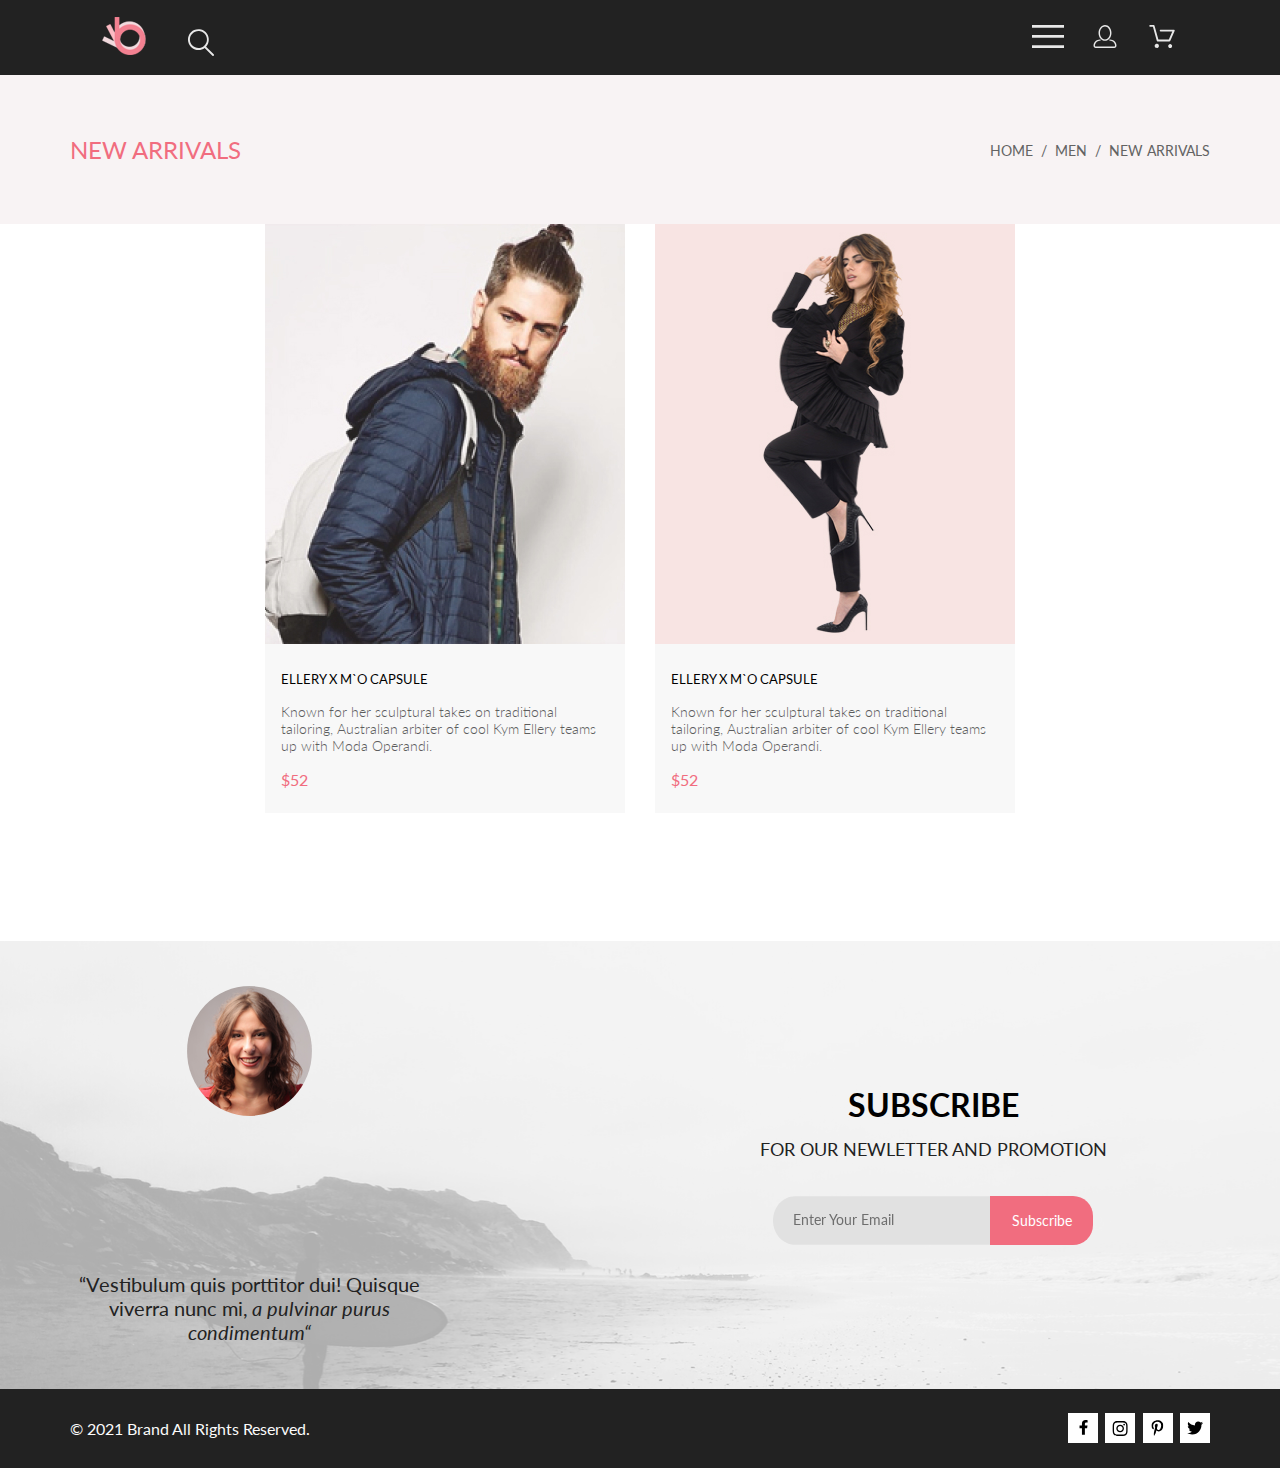
<file: Marketing_Landing/frames/product.html>
<!DOCTYPE html>
<html lang="en">
<head>
    <meta charset="UTF-8">
    <meta name="viewport" content="width=device-width, initial-scale=1.0">
    <title>Document</title>
    <link rel="preconnect" href="https://fonts.googleapis.com">
    <link rel="preconnect" href="https://fonts.gstatic.com" crossorigin>
    <link href="https://fonts.googleapis.com/css2?family=Lato:wght@300;400;700&display=swap" rel="stylesheet">

    <link rel="stylesheet" href="../style__product/style.css">
</head>
<body>
    <header id="header">
        <div class="header__inner">
            <div class="logo">
                <a href="index.html"><img src="../img/logo.png" alt="логотип" ></a>
                <svg width="27" height="38" viewBox="0 0 27 18" fill="none" xmlns="http://www.w3.org/2000/svg">
                    <path d="M19.0589 17.6251C20.6705 15.865 21.6275 13.6039 21.769 11.2216C21.9106 8.83932 21.2281 6.48087 19.8362 4.54232C18.4443 2.60377 16.4278 1.20318 14.1252 0.575765C11.8227 -0.0516554 9.37437 0.132305 7.19143 1.09675C5.0085 2.0612 3.22389 3.74739 2.1373 5.87217C1.05071 7.99695 0.728322 10.4309 1.22426 12.7653C1.72021 15.0997 3.00428 17.1923 4.86085 18.6919C6.71741 20.1914 9.0334 21.0064 11.4199 21.0001C13.6723 21.0031 15.8638 20.2691 17.6599 18.9101L25.4079 26.7171C25.4934 26.8061 25.5958 26.8772 25.7091 26.9261C25.8225 26.9751 25.9444 27.0009 26.0679 27.0021C26.1916 27.0024 26.314 26.9773 26.4276 26.9283C26.5411 26.8793 26.6434 26.8074 26.7279 26.7171C26.9018 26.5362 26.999 26.295 26.999 26.0441C26.999 25.7931 26.9018 25.5519 26.7279 25.371L19.0589 17.6251ZM2.88589 10.5001C2.89873 8.81477 3.41021 7.17101 4.35586 5.776C5.30151 4.38098 6.63899 3.29715 8.1997 2.66114C9.76042 2.02513 11.4745 1.86542 13.1258 2.20213C14.7772 2.53884 16.2919 3.3569 17.479 4.55319C18.6661 5.74948 19.4725 7.27044 19.7965 8.92433C20.1204 10.5782 19.9475 12.291 19.2995 13.8468C18.6515 15.4026 17.5574 16.7316 16.1551 17.6665C14.7529 18.6014 13.1052 19.1002 11.4199 19.1C9.14843 19.0892 6.97409 18.1775 5.3741 16.5652C3.77412 14.9528 2.87924 12.7715 2.88589 10.5001Z" fill="#E8E8E8"/>
                </svg>   
            </div>
            <div class="button__copy">
                <div class="burger" id="burgerMenu">
                    <div class="burger__menu" id="burgerMenu">
                        <svg  width="32" height="23" viewBox="0 0 32 23" fill="none" xmlns="http://www.w3.org/2000/svg">
                            <path  d="M0 23V20.31H32V23H0ZM0 12.76V10.07H32V12.76H0ZM0 2.69V0H32V2.69H0Z" fill="#E8E8E8"/>
                        </svg>
                    </div>
                    <nav class="nav" id="nav">
                        <h1 class="burger__title">MENU</h1>
                        <h1 class="burger__titles">MAN</h1>
                        <div class="burger__links">
                            <a class="nav__link new__arrivals" href="./catalog.html">NEW ARRIVALS</a>
                            <a class="nav__link link__menu" href="./cart.html">GO TO CART</a>
                            <a class="nav__link link__menu" href="./registration.html">GO TO REGISTRARION</a>
                            <a class="nav__link" href="#">Accessories</a>
                            <a class="nav__link" href="#">Bags</a>
                            <a class="nav__link" href="#">Denim</a>
                            <a class="nav__link" href="#">Testimonials</a>
                            <a class="nav__link" href="#">T-Shirts</a>
                        </div>
                        <h1 class="burger__titles">WOMAN</h1>
                        <div class="burger__links">
                            <a class="nav__link" href="#">Accessories</a>
                            <a class="nav__link" href="#">Jackets & Coats</a>
                            <a class="nav__link" href="#">Polos</a>
                            <a class="nav__link" href="#">T-Shirts</a>
                            <a class="nav__link" href="#">Shirts</a>
                        </div>
                        <h1 class="burger__titles">KIDS</h1>
                        <div class="burger__links">
                            <a class="nav__link" href="#">Accessories</a>
                            <a class="nav__link" href="#">Jackets & Coats</a>
                            <a class="nav__link" href="#">Polos</a>
                            <a class="nav__link" href="#">T-Shirts</a>
                            <a class="nav__link" href="#">Shirts</a>
                            <a class="nav__link" href="#">Bags</a>
                        </div>    
                    </nav>
                </div>
                <a href="./registration.html">
                    <svg class="men" width="32" height="23" viewBox="0 0 29 29" fill="none" xmlns="http://www.w3.org/2000/svg">
                        <path d="M14.5 19.937C19 19.937 22.656 15.464 22.656 9.968C22.656 4.472 19 0 14.5 0C13.3631 0.0217413 12.2463 0.303398 11.2351 0.823397C10.2239 1.34339 9.34507 2.08794 8.66602 3C7.12663 4.99573 6.30819 7.45381 6.34399 9.974C6.34399 15.465 10 19.937 14.5 19.937ZM14.5 1.813C18 1.813 20.844 5.472 20.844 9.969C20.844 14.466 17.998 18.125 14.5 18.125C11.002 18.125 8.15603 14.465 8.15503 9.969C8.15403 5.473 11 1.813 14.5 1.813ZM20.844 18.125C20.6036 18.125 20.373 18.2205 20.203 18.3905C20.033 18.5605 19.9375 18.7911 19.9375 19.0315C19.9375 19.2719 20.033 19.5025 20.203 19.6725C20.373 19.8425 20.6036 19.938 20.844 19.938C22.526 19.9399 24.1386 20.6088 25.3279 21.7982C26.5172 22.9875 27.1861 24.6 27.188 26.282C27.1875 26.5221 27.0918 26.7523 26.922 26.9221C26.7522 27.0918 26.5221 27.1875 26.282 27.188H2.71997C2.47985 27.1875 2.24975 27.0918 2.07996 26.9221C1.91016 26.7523 1.81449 26.5221 1.81396 26.282C1.81608 24.6001 2.48517 22.9877 3.67444 21.7985C4.86371 20.6092 6.47608 19.9401 8.15796 19.938C8.39824 19.938 8.62868 19.8425 8.79858 19.6726C8.96849 19.5027 9.06396 19.2723 9.06396 19.032C9.06396 18.7917 8.96849 18.5613 8.79858 18.3914C8.62868 18.2215 8.39824 18.126 8.15796 18.126C5.99541 18.1279 3.92201 18.9875 2.39258 20.5164C0.863144 22.0453 0.00264777 24.1185 0 26.281C0.000794067 27.0019 0.287502 27.693 0.797241 28.2027C1.30698 28.7125 1.99811 28.9992 2.71899 29H26.282C27.0027 28.9989 27.6936 28.7121 28.2031 28.2024C28.7126 27.6927 28.9992 27.0017 29 26.281C28.9974 24.1187 28.1372 22.0457 26.6083 20.5168C25.0793 18.9878 23.0063 18.1276 20.844 18.125Z" fill="#E8E8E8"/>
                    </svg>
                </a>
                <a href="./cart.html">
                    <svg class="basket" width="32" height="23" viewBox="0 0 32 29" fill="none" xmlns="http://www.w3.org/2000/svg">
                        <path d="M26.2009 29C25.5532 28.9738 24.9415 28.6948 24.4972 28.2227C24.0529 27.7506 23.8114 27.1232 23.8245 26.475C23.8376 25.8269 24.1043 25.2097 24.5673 24.7559C25.0303 24.3022 25.6527 24.048 26.301 24.048C26.9493 24.048 27.5717 24.3022 28.0347 24.7559C28.4977 25.2097 28.7644 25.8269 28.7775 26.475C28.7906 27.1232 28.549 27.7506 28.1047 28.2227C27.6604 28.6948 27.0488 28.9738 26.401 29H26.2009ZM6.75293 26.32C6.75293 25.79 6.91011 25.2718 7.20459 24.8311C7.49907 24.3904 7.91764 24.0469 8.40735 23.844C8.89705 23.6412 9.43594 23.5881 9.95581 23.6915C10.4757 23.7949 10.9532 24.0502 11.328 24.425C11.7028 24.7998 11.9581 25.2773 12.0615 25.7972C12.1649 26.317 12.1118 26.8559 11.9089 27.3456C11.7061 27.8353 11.3626 28.2539 10.9219 28.5483C10.4812 28.8428 9.96304 29 9.43298 29C9.08087 29.0003 8.73212 28.9311 8.40674 28.7966C8.08136 28.662 7.78569 28.4646 7.53662 28.2158C7.28755 27.9669 7.09001 27.6713 6.9552 27.3461C6.82039 27.0208 6.75098 26.6721 6.75098 26.32H6.75293ZM10.553 20.686C10.2935 20.6868 10.0409 20.6024 9.83411 20.4457C9.62727 20.2891 9.47758 20.0689 9.40796 19.819L4.57495 2.36401H1.18201C0.868521 2.36401 0.567859 2.23947 0.346191 2.01781C0.124523 1.79614 0 1.49549 0 1.18201C0 0.868519 0.124523 0.567873 0.346191 0.346205C0.567859 0.124537 0.868521 5.81268e-06 1.18201 5.81268e-06H5.46301C5.7225 -0.00080736 5.97504 0.0837201 6.18176 0.240568C6.38848 0.397416 6.53784 0.617884 6.60693 0.868006L11.4399 18.323H24.6179L29.001 8.27501H14.401C14.2428 8.27961 14.0854 8.25242 13.9379 8.19507C13.7904 8.13771 13.6559 8.05134 13.5424 7.94108C13.4288 7.83082 13.3386 7.69891 13.277 7.55315C13.2154 7.40739 13.1836 7.25075 13.1836 7.0925C13.1836 6.93426 13.2154 6.77762 13.277 6.63186C13.3386 6.4861 13.4288 6.35419 13.5424 6.24393C13.6559 6.13367 13.7904 6.0473 13.9379 5.98994C14.0854 5.93259 14.2428 5.90541 14.401 5.91001H30.814C31.0097 5.90996 31.2022 5.95866 31.3744 6.05172C31.5465 6.14478 31.6928 6.27926 31.7999 6.44301C31.9078 6.60729 31.9734 6.79569 31.9908 6.99145C32.0083 7.18721 31.9771 7.38424 31.9 7.565L26.495 19.977C26.4026 20.1876 26.251 20.3668 26.0585 20.4927C25.866 20.6186 25.641 20.6858 25.411 20.686H10.553Z" fill="#E8E8E8"/>
                    </svg>
                </a>    
            </div>
        </div>   
    </header>
    <div class="top-head center" id="intro">
        <h2 class="top-head__heading">
            NEW ARRIVALS
        </h2>   
        <nav class="breadcrumbs">
            <nav class="breadcrumbs">
                <ul class="breadcrumbs__ul">
                    <li class="breadcrumbs__li"><a href="./index.html" class="breadcrumbs__link">HOME</a></li>
                    <li class="breadcrumbs__li"><a href="#" class="breadcrumbs__link">MEN</a></li>
                    <li class="breadcrumbs__li"><a href="./catalog.html" class="breadcrumbs__link">NEW ARRIVALS</a></li> 
                </ul>
            </nav> 
        </nav>
    </div>
    <div class="product__container">

    </div>
    <div class="products">
        <div class="products__inner">  
        </div>
    </div>
    <footer>
        <section class="subscribe">
            <div class="subscribe__inner">
                <article class="subscribe__info">
                    <img class="subscribe__photo" src="../img/woman.jpg" alt="woman">
                    <svg width="96" height="96" viewBox="0 0 96 96" fill="none" xmlns="http://www.w3.org/2000/svg" xmlns:xlink="http://www.w3.org/1999/xlink">
                        <path fill-rule="evenodd" clip-rule="evenodd" d="M48.0002 96C74.5099 96 96.0002 74.5097 96.0002 48C96.0002 21.4903 74.5099 7.62939e-06 48.0002 7.62939e-06C21.4906 7.62939e-06 0.000244141 21.4903 0.000244141 48C0.000244141 74.5097 21.4906 96 48.0002 96Z" fill="url(#pattern0)"/>
                    </svg>
                    <p class="subsribe__text">
                        <span class="typography__subscribe">“Vestibulum quis porttitor dui! Quisque viverra nunc mi,</span> <span class="pulvinar">a pulvinar purus condimentum“</span>
                    </p>
                </article>
                <article class="subscribe__email">
                    <h1>
                        <span class="subsribe__title">SUBSCRIBE</span><br> 
                        <span class="for__our">FOR OUR NEWLETTER AND PROMOTION<span>
                    </h1>
                    <div class="subscribe__container-email">
                        <svg xmlns="http://www.w3.org/2000/svg" width="323" height="49" viewBox="0 0 323 49" fill="none">
                            <path d="M300.376 0H22.2143C9.94567 0 0 10.969 0 24.5C0 38.031 9.94567 49 22.2143 49H300.376C312.644 49 322.59 38.031 322.59 24.5C322.59 10.969 312.644 0 300.376 0Z" fill="#E1E1E1"/>
                        </svg>
                        <form action="" class="subscribe__form">
                            <input id="emailInput" required autofocus type="email" placeholder="Enter Your Email">
                            <button class="subscribe__bt" type="submit">
                                Subscribe
                            </button>
                        </form>
                    </div>    
                </article>
            </div>
        </section>
        <section class="copyright">
            <div class="copyright__inner">
                <p class="text__copyright">© 2021  Brand  All Rights Reserved.</p>
                <div class="social__container">
                    <article class="social">
                        <svg xmlns="http://www.w3.org/2000/svg" width="11" height="16" viewBox="0 0 11 16" fill="none">
                            <path d="M9.08827 8.28L9.50677 5.61602H6.89013V3.88729C6.89013 3.15847 7.25565 2.44806 8.42756 2.44806H9.61713V0.179975C9.61713 0.179975 8.53763 0 7.50551 0C5.35064 0 3.94211 1.27593 3.94211 3.5857V5.61602H1.54678V8.28H3.94211V14.72H6.89013V8.28H9.08827Z" fill="black"/>
                        </svg>   
                    </article>
                    <article class="social">
                        <svg width="16" height="15" viewBox="0 0 16 15" fill="none" xmlns="http://www.w3.org/2000/svg">
                            <path d="M8.13677 3.68162C6.02163 3.68162 4.31555 5.38494 4.31555 7.49666C4.31555 9.60838 6.02163 11.3117 8.13677 11.3117C10.2519 11.3117 11.958 9.60838 11.958 7.49666C11.958 5.38494 10.2519 3.68162 8.13677 3.68162ZM8.13677 9.97693C6.76991 9.97693 5.65248 8.86463 5.65248 7.49666C5.65248 6.12869 6.76658 5.01639 8.13677 5.01639C9.50695 5.01639 10.6211 6.12869 10.6211 7.49666C10.6211 8.86463 9.50363 9.97693 8.13677 9.97693ZM13.0056 3.52557C13.0056 4.02029 12.6065 4.41541 12.1143 4.41541C11.6188 4.41541 11.223 4.01697 11.223 3.52557C11.223 3.03416 11.6221 2.63572 12.1143 2.63572C12.6065 2.63572 13.0056 3.03416 13.0056 3.52557ZM15.5364 4.42869C15.4799 3.2367 15.2072 2.18084 14.3325 1.31092C13.4612 0.440997 12.4036 0.168732 11.2097 0.108966C9.9792 0.0392395 6.29101 0.0392395 5.0605 0.108966C3.8699 0.165411 2.81233 0.437677 1.93768 1.3076C1.06302 2.17752 0.793639 3.23338 0.733776 4.42537C0.663937 5.65389 0.663937 9.33611 0.733776 10.5646C0.790313 11.7566 1.06302 12.8125 1.93768 13.6824C2.81233 14.5523 3.86658 14.8246 5.0605 14.8844C6.29101 14.9541 9.9792 14.9541 11.2097 14.8844C12.4036 14.8279 13.4612 14.5556 14.3325 13.6824C15.2039 12.8125 15.4766 11.7566 15.5364 10.5646C15.6063 9.33611 15.6063 5.65721 15.5364 4.42869ZM13.9468 11.8828C13.6874 12.5336 13.1852 13.0349 12.53 13.2972C11.5489 13.6857 9.22094 13.5961 8.13677 13.5961C7.05259 13.5961 4.72128 13.6824 3.74353 13.2972C3.09169 13.0383 2.58951 12.5369 2.32678 11.8828C1.93768 10.9033 2.02747 8.57908 2.02747 7.49666C2.02747 6.41424 1.941 4.0867 2.32678 3.11053C2.58619 2.45975 3.08837 1.95838 3.74353 1.69608C4.72461 1.3076 7.05259 1.39725 8.13677 1.39725C9.22094 1.39725 11.5523 1.31092 12.53 1.69608C13.1818 1.95506 13.684 2.45643 13.9468 3.11053C14.3359 4.09002 14.2461 6.41424 14.2461 7.49666C14.2461 8.57908 14.3359 10.9066 13.9468 11.8828Z" fill="black"/>
                        </svg> 
                    </article>
                    <article class="social">
                        <svg width="13" height="16" viewBox="0 0 13 16" fill="none" xmlns="http://www.w3.org/2000/svg">
                            <g clip-path="url(#clip0_190_1390)">
                            <path d="M6.7402 0.203125C3.55552 0.203125 0.408081 2.34063 0.408081 5.8C0.408081 8 1.63726 9.25 2.38221 9.25C2.68951 9.25 2.86643 8.3875 2.86643 8.14375C2.86643 7.85313 2.13079 7.23438 2.13079 6.025C2.13079 3.5125 4.03043 1.73125 6.48878 1.73125C8.60259 1.73125 10.167 2.94062 10.167 5.1625C10.167 6.82187 9.50585 9.93437 7.3641 9.93437C6.59121 9.93437 5.93006 9.37187 5.93006 8.56563C5.93006 7.38438 6.74951 6.24062 6.74951 5.02187C6.74951 2.95312 3.83487 3.32812 3.83487 5.82812C3.83487 6.35313 3.90006 6.93437 4.13286 7.4125C3.70451 9.26875 2.82919 12.0344 2.82919 13.9469C2.82919 14.5375 2.91299 15.1188 2.96886 15.7094C3.0744 15.8281 3.02163 15.8156 3.18304 15.7563C4.74744 13.6 4.69157 13.1781 5.39928 10.3562C5.78107 11.0875 6.76814 11.4812 7.55034 11.4812C10.8468 11.4812 12.3274 8.24688 12.3274 5.33125C12.3274 2.22813 9.66415 0.203125 6.7402 0.203125Z" fill="black"/>
                            </g>
                            <defs>
                            <clipPath id="clip0_190_1390">
                            <rect width="11.9193" height="16" fill="white" transform="translate(0.408081)"/>
                            </clipPath>
                            </defs>
                        </svg>    
                    </article>
                    <article class="social">
                        <svg width="17" height="16" viewBox="0 0 17 16" fill="none" xmlns="http://www.w3.org/2000/svg">
                            <g clip-path="url(#clip0_190_1386)">
                            <path d="M14.4181 4.74107C14.4281 4.88319 14.4281 5.02535 14.4281 5.16747C14.4281 9.50247 11.1509 14.4974 5.16096 14.4974C3.31558 14.4974 1.60132 13.9593 0.159302 13.0253C0.421495 13.0558 0.673569 13.0659 0.94585 13.0659C2.46851 13.0659 3.8702 12.5482 4.98953 11.6649C3.5576 11.6345 2.3576 10.6903 1.94415 9.39081C2.14585 9.42125 2.34751 9.44156 2.5593 9.44156C2.85172 9.44156 3.14418 9.40094 3.41643 9.32991C1.92401 9.02531 0.80465 7.70553 0.80465 6.11163V6.07103C1.23825 6.31469 1.74249 6.46697 2.2769 6.48725C1.39959 5.89841 0.824826 4.89335 0.824826 3.75628C0.824826 3.14716 0.98614 2.58878 1.26851 2.10147C2.87187 4.09131 5.28195 5.39078 7.98443 5.53294C7.93403 5.28928 7.90376 5.0355 7.90376 4.78169C7.90376 2.97457 9.35586 1.5025 11.1609 1.5025C12.0987 1.5025 12.9457 1.89844 13.5407 2.53803C14.2768 2.39591 14.9827 2.12178 15.6079 1.74616C15.3659 2.5076 14.8516 3.14719 14.176 3.55325C14.8315 3.48222 15.4668 3.29944 16.0516 3.04566C15.608 3.69538 15.0533 4.27403 14.4181 4.74107Z" fill="black"/>
                            </g>
                            <defs>
                            <clipPath id="clip0_190_1386">
                            <rect width="15.8924" height="16" fill="white" transform="translate(0.159302)"/>
                            </clipPath>
                            </defs>
                        </svg>   
                    </article>
                </div>    
            </div>
        </section>
    </footer>
    <script src="https://code.jquery.com/jquery-3.7.1.min.js"></script>
    <script src="../JS/slick.min.js"></script>    
    <script src="../JS/app.js"></script>
    <script>
        "use strick";
        const url = './data/dataProduct.json';
        const product = document.querySelector('.products__inner');
        
        fetch(url) 
        .then(response => response.json())
        .then(data => {
            data.forEach(element => {
                product.insertAdjacentHTML('beforeend',`
                <div class="products__card">
                <div class="image-container">
                    <img src="${element.img}" alt="${element.header}" class="products__photo">
                    <div class="overlay">
                        <a href="cart.html">
                            <button class="centered-button" id="cartButton">
                                <svg class="cart" width="26" height="24" viewBox="0 0 32 29" fill="none" xmlns="http://www.w3.org/2000/svg">
                                <path d="M26.2009 29C25.5532 28.9738 24.9415 28.6948 24.4972 28.2227C24.0529 27.7506 23.8114 27.1232 23.8245 26.475C23.8376 25.8269 24.1043 25.2097 24.5673 24.7559C25.0303 24.3022 25.6527 24.048 26.301 24.048C26.9493 24.048 27.5717 24.3022 28.0347 24.7559C28.4977 25.2097 28.7644 25.8269 28.7775 26.475C28.7906 27.1232 28.549 27.7506 28.1047 28.2227C27.6604 28.6948 27.0488 28.9738 26.401 29H26.2009ZM6.75293 26.32C6.75293 25.79 6.91011 25.2718 7.20459 24.8311C7.49907 24.3904 7.91764 24.0469 8.40735 23.844C8.89705 23.6412 9.43594 23.5881 9.95581 23.6915C10.4757 23.7949 10.9532 24.0502 11.328 24.425C11.7028 24.7998 11.9581 25.2773 12.0615 25.7972C12.1649 26.317 12.1118 26.8559 11.9089 27.3456C11.7061 27.8353 11.3626 28.2539 10.9219 28.5483C10.4812 28.8428 9.96304 29 9.43298 29C9.08087 29.0003 8.73212 28.9311 8.40674 28.7966C8.08136 28.662 7.78569 28.4646 7.53662 28.2158C7.28755 27.9669 7.09001 27.6713 6.9552 27.3461C6.82039 27.0208 6.75098 26.6721 6.75098 26.32H6.75293ZM10.553 20.686C10.2935 20.6868 10.0409 20.6024 9.83411 20.4457C9.62727 20.2891 9.47758 20.0689 9.40796 19.819L4.57495 2.36401H1.18201C0.868521 2.36401 0.567859 2.23947 0.346191 2.01781C0.124523 1.79614 0 1.49549 0 1.18201C0 0.868519 0.124523 0.567873 0.346191 0.346205C0.567859 0.124537 0.868521 5.81268e-06 1.18201 5.81268e-06H5.46301C5.7225 -0.00080736 5.97504 0.0837201 6.18176 0.240568C6.38848 0.397416 6.53784 0.617884 6.60693 0.868006L11.4399 18.323H24.6179L29.001 8.27501H14.401C14.2428 8.27961 14.0854 8.25242 13.9379 8.19507C13.7904 8.13771 13.6559 8.05134 13.5424 7.94108C13.4288 7.83082 13.3386 7.69891 13.277 7.55315C13.2154 7.40739 13.1836 7.25075 13.1836 7.0925C13.1836 6.93426 13.2154 6.77762 13.277 6.63186C13.3386 6.4861 13.4288 6.35419 13.5424 6.24393C13.6559 6.13367 13.7904 6.0473 13.9379 5.98994C14.0854 5.93259 14.2428 5.90541 14.401 5.91001H30.814C31.0097 5.90996 31.2022 5.95866 31.3744 6.05172C31.5465 6.14478 31.6928 6.27926 31.7999 6.44301C31.9078 6.60729 31.9734 6.79569 31.9908 6.99145C32.0083 7.18721 31.9771 7.38424 31.9 7.565L26.495 19.977C26.4026 20.1876 26.251 20.3668 26.0585 20.4927C25.866 20.6186 25.641 20.6858 25.411 20.686H10.553Z" fill="#E8E8E8"/>
                                </svg>Add to Cart
                            </button>
                        </a> 
                    </div>
                </div>
                <div class="cards__info">
                    <h1 class="cards__title">${element.header}</h1>
                    <p class="cards__text">${element.text}</p>
                    <p class="cards__price">$${element.price}</p>
                </div>
            </div>
                `)
            });
        })
        .then(element => {
            const storedProduct = localStorage.getItem('selectedProduct');
            const selectedProduct = JSON.parse(storedProduct);
            const productContainer = document.querySelector('.product__container');
            productContainer.insertAdjacentHTML('beforeend',`
            <div class="wrapper">
                <div class="slider">
                    <div class="slider__item">
                        <img src="${selectedProduct.img}" alt="product">
                    </div>
                    <div class="slider__item">
                        <img src="${selectedProduct.img}" alt="product">
                    </div>
                    <div class="slider__item">
                        <img src="${selectedProduct.img}" alt="product">
                    </div>
                    <div class="slider__item">
                        <img src="${selectedProduct.img}" alt="product">
                    </div>
                </div>
            </div>    
            <div class="description center">
                <div class="description__inner">
                    <div class="main__block">
                        <div class="headers">
                            <h2 class="first__header">
                                ${selectedProduct.header}
                            </h2>
                            <h1 class="second__header">
                                MOSCHINO CHEAP AND CHIC
                            </h1>
                        </div>
                        <div class="texts">
                            <p class="main__text">
                                ${selectedProduct.text}
                            </p>
                            <h1 class="big__price">
                                ${selectedProduct.price}
                            </h1>
                        </div>
                    </div>
                    <div class="sort__block">
                        <div class="sort">
                            <details class="sort__details">
                                <summary class="sort__summary">
                                    CHOOSE COLOR<svg width="11" height="5" viewBox="0 0 11 5" fill="none" xmlns="http://www.w3.org/2000/svg">
                                        <path d="M5.00214 5.00214C4.83521 5.00247 4.67343 4.94433 4.54488 4.83782L0.258102 1.2655C0.112196 1.14422 0.0204417 0.969958 0.00302325 0.781035C-0.0143952 0.592112 0.0439493 0.404007 0.165221 0.258101C0.286493 0.112196 0.460759 0.0204417 0.649682 0.00302327C0.838605 -0.0143952 1.02671 0.043949 1.17262 0.165221L5.00214 3.36602L8.83167 0.279536C8.90475 0.220188 8.98884 0.175869 9.0791 0.149125C9.16937 0.122382 9.26403 0.113741 9.35764 0.1237C9.45126 0.133659 9.54198 0.162021 9.6246 0.207156C9.70722 0.252292 9.7801 0.313311 9.83906 0.386705C9.90449 0.460167 9.95405 0.546351 9.98462 0.639855C10.0152 0.733359 10.0261 0.83217 10.0167 0.930097C10.0073 1.02802 9.97784 1.12296 9.93005 1.20895C9.88227 1.29494 9.81723 1.37013 9.73904 1.42982L5.45225 4.88068C5.32002 4.97036 5.16154 5.01312 5.00214 5.00214Z" fill="#6F6E6E"/></svg>      
                                </summary>
                            </details>
                            <details class="sort__details">
                                <summary class="sort__summary">
                                    CHOOSE SIZE<svg width="11" height="5" viewBox="0 0 11 5" fill="none" xmlns="http://www.w3.org/2000/svg">
                                        <path d="M5.00214 5.00214C4.83521 5.00247 4.67343 4.94433 4.54488 4.83782L0.258102 1.2655C0.112196 1.14422 0.0204417 0.969958 0.00302325 0.781035C-0.0143952 0.592112 0.0439493 0.404007 0.165221 0.258101C0.286493 0.112196 0.460759 0.0204417 0.649682 0.00302327C0.838605 -0.0143952 1.02671 0.043949 1.17262 0.165221L5.00214 3.36602L8.83167 0.279536C8.90475 0.220188 8.98884 0.175869 9.0791 0.149125C9.16937 0.122382 9.26403 0.113741 9.35764 0.1237C9.45126 0.133659 9.54198 0.162021 9.6246 0.207156C9.70722 0.252292 9.7801 0.313311 9.83906 0.386705C9.90449 0.460167 9.95405 0.546351 9.98462 0.639855C10.0152 0.733359 10.0261 0.83217 10.0167 0.930097C10.0073 1.02802 9.97784 1.12296 9.93005 1.20895C9.88227 1.29494 9.81723 1.37013 9.73904 1.42982L5.45225 4.88068C5.32002 4.97036 5.16154 5.01312 5.00214 5.00214Z" fill="#6F6E6E"/></svg>      
                                </summary>
                            </details>
                            <details class="sort__details">
                                <summary class="sort__summary">
                                    QUANTITY<svg width="11" height="5" viewBox="0 0 11 5" fill="none" xmlns="http://www.w3.org/2000/svg">
                                        <path d="M5.00214 5.00214C4.83521 5.00247 4.67343 4.94433 4.54488 4.83782L0.258102 1.2655C0.112196 1.14422 0.0204417 0.969958 0.00302325 0.781035C-0.0143952 0.592112 0.0439493 0.404007 0.165221 0.258101C0.286493 0.112196 0.460759 0.0204417 0.649682 0.00302327C0.838605 -0.0143952 1.02671 0.043949 1.17262 0.165221L5.00214 3.36602L8.83167 0.279536C8.90475 0.220188 8.98884 0.175869 9.0791 0.149125C9.16937 0.122382 9.26403 0.113741 9.35764 0.1237C9.45126 0.133659 9.54198 0.162021 9.6246 0.207156C9.70722 0.252292 9.7801 0.313311 9.83906 0.386705C9.90449 0.460167 9.95405 0.546351 9.98462 0.639855C10.0152 0.733359 10.0261 0.83217 10.0167 0.930097C10.0073 1.02802 9.97784 1.12296 9.93005 1.20895C9.88227 1.29494 9.81723 1.37013 9.73904 1.42982L5.45225 4.88068C5.32002 4.97036 5.16154 5.01312 5.00214 5.00214Z" fill="#6F6E6E"/></svg>      
                                </summary>
                            </details>
                        </div>
                        <div class="button__container">
                            <a href="./cart.html">
                                <button class="button">
                                    <svg width="27" height="25" viewBox="0 0 27 25" fill="none" xmlns="http://www.w3.org/2000/svg">
                                        <path d="M5.49847 22.185C5.50635 21.752 5.64091 21.3309 5.88519 20.9748C6.12947 20.6186 6.47261 20.3431 6.87158 20.1828C7.27055 20.0226 7.7076 19.9848 8.12781 20.0741C8.54802 20.1635 8.93269 20.376 9.23358 20.685C9.53447 20.994 9.73817 21.3857 9.81909 21.811C9.90002 22.2363 9.85453 22.6763 9.68842 23.0756C9.52231 23.475 9.24296 23.8161 8.88538 24.0559C8.52779 24.2957 8.10791 24.4237 7.67847 24.4237C7.38955 24.4211 7.10399 24.3611 6.83807 24.2472C6.57216 24.1333 6.3311 23.9676 6.12866 23.7597C5.92623 23.5518 5.76639 23.3057 5.65826 23.0355C5.55013 22.7653 5.49584 22.4763 5.49847 22.185ZM21.3045 24.4237C20.8711 24.4303 20.4453 24.3087 20.0797 24.074C19.7141 23.8393 19.4247 23.5017 19.2471 23.103C19.0696 22.7042 19.0117 22.2618 19.0806 21.8303C19.1496 21.3988 19.3423 20.9971 19.6351 20.6748C19.9278 20.3524 20.3077 20.1236 20.728 20.0165C21.1482 19.9095 21.5903 19.929 21.9997 20.0724C22.4091 20.2159 22.7679 20.4771 23.0317 20.8238C23.2956 21.1706 23.453 21.5877 23.4845 22.0236C23.5269 22.6155 23.3369 23.2004 22.9555 23.6523C22.7706 23.8745 22.5436 24.0574 22.2877 24.1901C22.0319 24.3227 21.7524 24.4025 21.4655 24.4247L21.3045 24.4237ZM8.59351 17.4855C8.38116 17.4851 8.17488 17.414 8.00671 17.2833C7.83855 17.1525 7.71792 16.9694 7.66351 16.7624L3.73651 2.19527H0.978516C0.719001 2.19527 0.470064 2.09128 0.28656 1.90622C0.103056 1.72116 0 1.47018 0 1.20847C0 0.946764 0.103056 0.695782 0.28656 0.510726C0.470064 0.325669 0.719001 0.22168 0.978516 0.22168H4.45752C4.66982 0.222254 4.876 0.293463 5.04413 0.424184C5.21226 0.554905 5.33295 0.737883 5.38751 0.944787L9.31451 15.5119H20.0185L23.5765 7.12665H11.7185C11.459 7.12665 11.2101 7.02266 11.0266 6.83761C10.8431 6.65255 10.74 6.40157 10.74 6.13986C10.74 5.87815 10.8431 5.62717 11.0266 5.44211C11.2101 5.25705 11.459 5.15306 11.7185 5.15306H25.0535C25.2131 5.15352 25.3701 5.19451 25.5099 5.27223C25.6497 5.34995 25.7679 5.46195 25.8535 5.59784C25.9413 5.73569 25.9945 5.89303 26.0084 6.05627C26.0224 6.21951 25.9966 6.38368 25.9335 6.53465L21.5425 16.8935C21.469 17.0684 21.3462 17.2177 21.1895 17.3229C21.0327 17.4281 20.8488 17.4846 20.6605 17.4855H8.59351Z" fill="#EF5B70"/>
                                    </svg>
                                    <p class="button__text">Add to Cart</p>
                                </button>
                            </a>
                        </div>
                    </div>
                </div>
            </div>
            `)
        })
        .then(element => {
            $('.slider').slick({
                arrows: true,
                dots: false,
                slidesToShow: 1,
                autoplay: false,
                speed: 1000,
                autoplaySpeed: false,
            });
        })
        .then(element=>{
            const productCardLinks = document.querySelectorAll('.products__card');
            productCardLinks.forEach(function (card) {
                card.addEventListener('click', function () {
                    const productName = {
                        header: card.querySelector('.cards__title').textContent,
                        text: card.querySelector('.cards__text').textContent,
                        price: card.querySelector('.cards__price').textContent,
                        img: card.querySelector('.products__photo').src
                    };
                    localStorage.setItem('selectedProduct',  JSON.stringify(productName))
                    window.location.href = '../frames/product.html';
                });
            });
        })
        .then(element=>{
            const productCardLinks = document.querySelectorAll('.products__card');
            
            productCardLinks.forEach(function (card) {
                const addButton = card.querySelector('.centered-button');
                addButton.addEventListener('click', function () {
                    const productName = {
                        header: card.querySelector('.cards__title').textContent,
                        text: card.querySelector('.cards__text').textContent,
                        price: card.querySelector('.cards__price').textContent,
                        img: card.querySelector('.products__photo').src
                    };
                    let cartItems = JSON.parse(localStorage.getItem('cartItems')) || [];
                    cartItems.push(productName);
                    localStorage.setItem('cartItems', JSON.stringify(cartItems));
                    window.location.href = '../frames/cart.html';
                });
            });
        })
        .then(element=>{
            const storedProduct = localStorage.getItem('selectedProduct');
            const selectedProduct = JSON.parse(storedProduct);
            const productContainer = document.querySelector('.product__container');
            const addButton = productContainer.querySelector('.button');

            addButton.addEventListener('click', function () {
                const productName = {
                    header: selectedProduct.header,
                    text: selectedProduct.text,
                    price: selectedProduct.price,
                    img: selectedProduct.img
                };
                let cartItems = JSON.parse(localStorage.getItem('cartItems')) || [];
                cartItems.push(productName);
                localStorage.setItem('cartItems', JSON.stringify(cartItems));
                window.location.href = '../frames/cart.html';
            });
        })
        .catch(err => console.error(`Ошибка: ${err}`));
    </script>
</body>
</html>
</file>
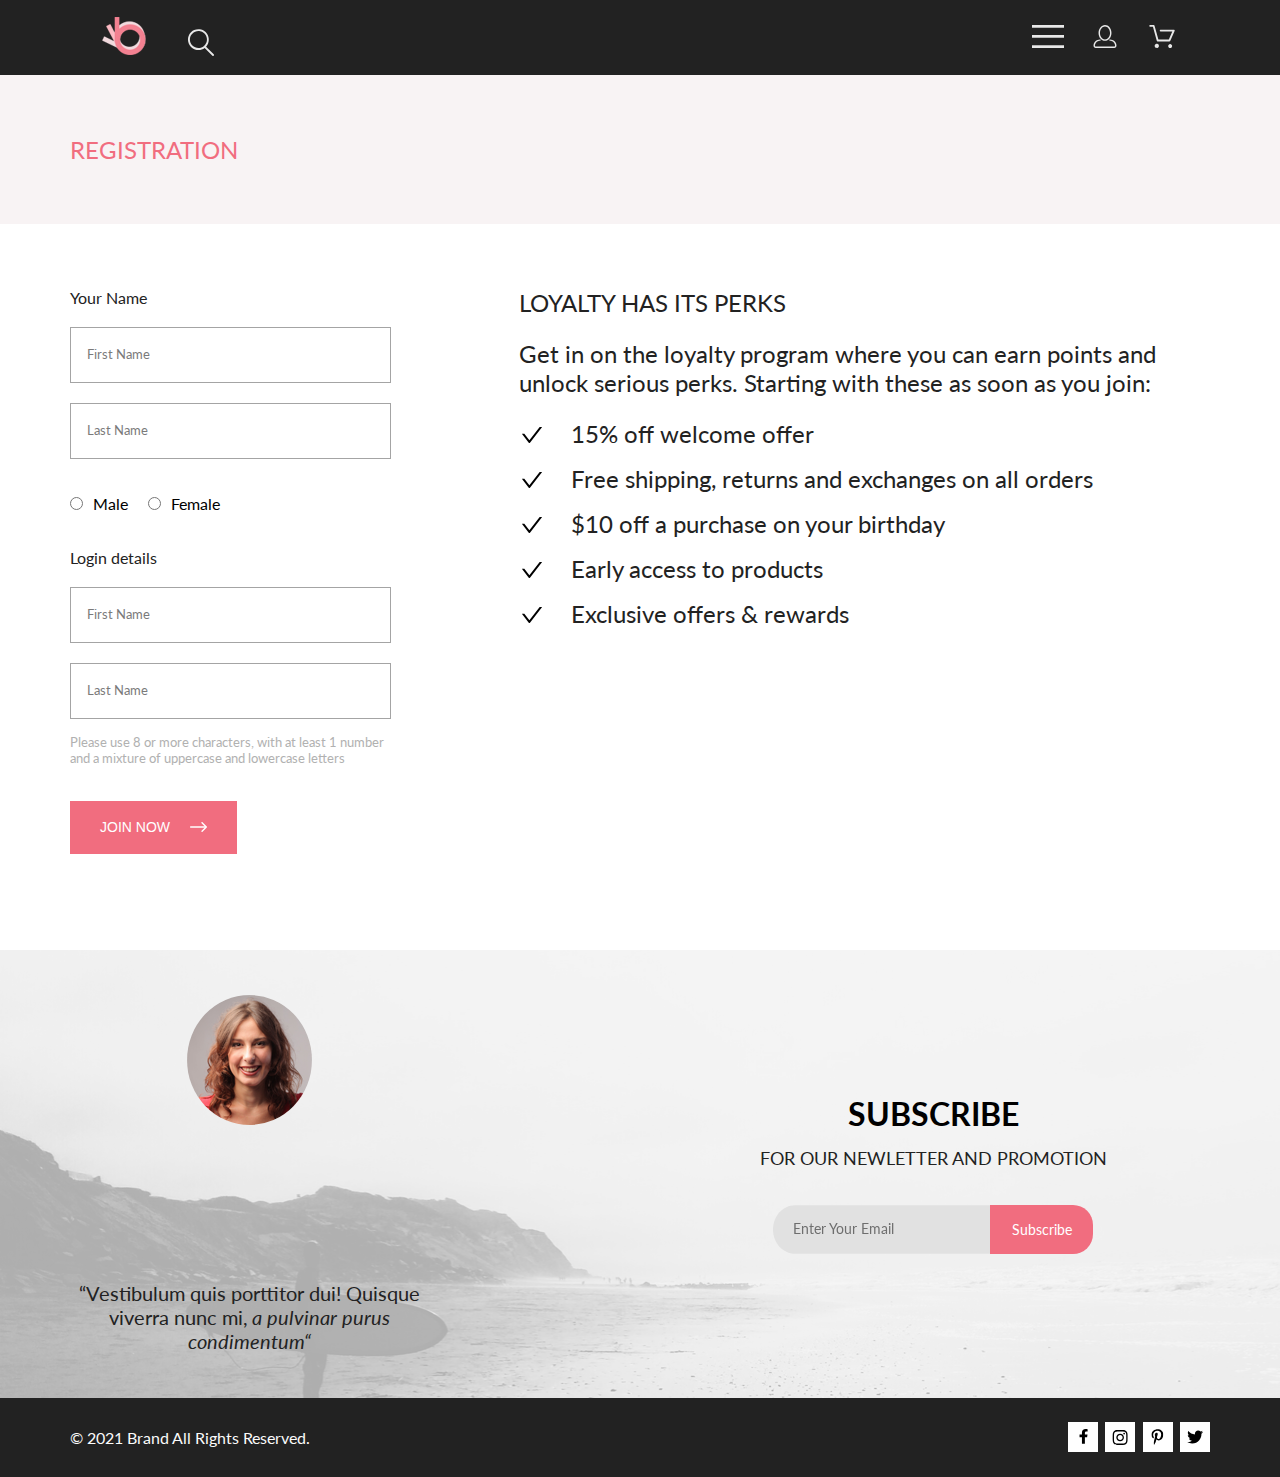
<file: Marketing_Landing/frames/registration.html>
<!DOCTYPE html>
<html lang="en">
<head>
    <meta charset="UTF-8">
    <meta name="viewport" content="width=device-width, initial-scale=1.0">
    <title>Document</title>
    <link rel="preconnect" href="https://fonts.googleapis.com">
    <link rel="preconnect" href="https://fonts.gstatic.com" crossorigin>
    <link href="https://fonts.googleapis.com/css2?family=Lato:wght@300;400;700&display=swap" rel="stylesheet">
    <link rel="stylesheet" href="../style__regist/style.css">
</head>
<body>
    <header id="header">
        <div class="header__inner">
            <div class="logo">
                <a href="index.html"><img src="../img/logo.png" alt="логотип" ></a>
                <svg width="27" height="38" viewBox="0 0 27 18" fill="none" xmlns="http://www.w3.org/2000/svg">
                    <path d="M19.0589 17.6251C20.6705 15.865 21.6275 13.6039 21.769 11.2216C21.9106 8.83932 21.2281 6.48087 19.8362 4.54232C18.4443 2.60377 16.4278 1.20318 14.1252 0.575765C11.8227 -0.0516554 9.37437 0.132305 7.19143 1.09675C5.0085 2.0612 3.22389 3.74739 2.1373 5.87217C1.05071 7.99695 0.728322 10.4309 1.22426 12.7653C1.72021 15.0997 3.00428 17.1923 4.86085 18.6919C6.71741 20.1914 9.0334 21.0064 11.4199 21.0001C13.6723 21.0031 15.8638 20.2691 17.6599 18.9101L25.4079 26.7171C25.4934 26.8061 25.5958 26.8772 25.7091 26.9261C25.8225 26.9751 25.9444 27.0009 26.0679 27.0021C26.1916 27.0024 26.314 26.9773 26.4276 26.9283C26.5411 26.8793 26.6434 26.8074 26.7279 26.7171C26.9018 26.5362 26.999 26.295 26.999 26.0441C26.999 25.7931 26.9018 25.5519 26.7279 25.371L19.0589 17.6251ZM2.88589 10.5001C2.89873 8.81477 3.41021 7.17101 4.35586 5.776C5.30151 4.38098 6.63899 3.29715 8.1997 2.66114C9.76042 2.02513 11.4745 1.86542 13.1258 2.20213C14.7772 2.53884 16.2919 3.3569 17.479 4.55319C18.6661 5.74948 19.4725 7.27044 19.7965 8.92433C20.1204 10.5782 19.9475 12.291 19.2995 13.8468C18.6515 15.4026 17.5574 16.7316 16.1551 17.6665C14.7529 18.6014 13.1052 19.1002 11.4199 19.1C9.14843 19.0892 6.97409 18.1775 5.3741 16.5652C3.77412 14.9528 2.87924 12.7715 2.88589 10.5001Z" fill="#E8E8E8"/>
                </svg>   
            </div>
            <div class="button__copy">
                <div class="burger" id="burgerMenu">
                    <div class="burger__menu" id="burgerMenu">
                        <svg  width="32" height="23" viewBox="0 0 32 23" fill="none" xmlns="http://www.w3.org/2000/svg">
                            <path  d="M0 23V20.31H32V23H0ZM0 12.76V10.07H32V12.76H0ZM0 2.69V0H32V2.69H0Z" fill="#E8E8E8"/>
                        </svg>
                    </div>
                    <nav class="nav" id="nav">
                        <h1 class="burger__title">MENU</h1>
                        <h1 class="burger__titles">MAN</h1>
                        <div class="burger__links">
                            <a class="nav__link new__arrivals" href="./catalog.html">NEW ARRIVALS</a>
                            <a class="nav__link link__menu" href="./cart.html">GO TO CART</a>
                            <a class="nav__link link__menu" href="./registration.html">GO TO REGISTRARION</a>
                            <a class="nav__link" href="#">Accessories</a>
                            <a class="nav__link" href="#">Bags</a>
                            <a class="nav__link" href="#">Denim</a>
                            <a class="nav__link" href="#">Testimonials</a>
                            <a class="nav__link" href="#">T-Shirts</a>
                        </div>
                        <h1 class="burger__titles">WOMAN</h1>
                        <div class="burger__links">
                            <a class="nav__link" href="#">Accessories</a>
                            <a class="nav__link" href="#">Jackets & Coats</a>
                            <a class="nav__link" href="#">Polos</a>
                            <a class="nav__link" href="#">T-Shirts</a>
                            <a class="nav__link" href="#">Shirts</a>
                        </div>
                        <h1 class="burger__titles">KIDS</h1>
                        <div class="burger__links">
                            <a class="nav__link" href="#">Accessories</a>
                            <a class="nav__link" href="#">Jackets & Coats</a>
                            <a class="nav__link" href="#">Polos</a>
                            <a class="nav__link" href="#">T-Shirts</a>
                            <a class="nav__link" href="#">Shirts</a>
                            <a class="nav__link" href="#">Bags</a>
                        </div>    
                    </nav>
                </div>
                <a href="#">
                    <svg class="men" width="32" height="23" viewBox="0 0 29 29" fill="none" xmlns="http://www.w3.org/2000/svg">
                        <path d="M14.5 19.937C19 19.937 22.656 15.464 22.656 9.968C22.656 4.472 19 0 14.5 0C13.3631 0.0217413 12.2463 0.303398 11.2351 0.823397C10.2239 1.34339 9.34507 2.08794 8.66602 3C7.12663 4.99573 6.30819 7.45381 6.34399 9.974C6.34399 15.465 10 19.937 14.5 19.937ZM14.5 1.813C18 1.813 20.844 5.472 20.844 9.969C20.844 14.466 17.998 18.125 14.5 18.125C11.002 18.125 8.15603 14.465 8.15503 9.969C8.15403 5.473 11 1.813 14.5 1.813ZM20.844 18.125C20.6036 18.125 20.373 18.2205 20.203 18.3905C20.033 18.5605 19.9375 18.7911 19.9375 19.0315C19.9375 19.2719 20.033 19.5025 20.203 19.6725C20.373 19.8425 20.6036 19.938 20.844 19.938C22.526 19.9399 24.1386 20.6088 25.3279 21.7982C26.5172 22.9875 27.1861 24.6 27.188 26.282C27.1875 26.5221 27.0918 26.7523 26.922 26.9221C26.7522 27.0918 26.5221 27.1875 26.282 27.188H2.71997C2.47985 27.1875 2.24975 27.0918 2.07996 26.9221C1.91016 26.7523 1.81449 26.5221 1.81396 26.282C1.81608 24.6001 2.48517 22.9877 3.67444 21.7985C4.86371 20.6092 6.47608 19.9401 8.15796 19.938C8.39824 19.938 8.62868 19.8425 8.79858 19.6726C8.96849 19.5027 9.06396 19.2723 9.06396 19.032C9.06396 18.7917 8.96849 18.5613 8.79858 18.3914C8.62868 18.2215 8.39824 18.126 8.15796 18.126C5.99541 18.1279 3.92201 18.9875 2.39258 20.5164C0.863144 22.0453 0.00264777 24.1185 0 26.281C0.000794067 27.0019 0.287502 27.693 0.797241 28.2027C1.30698 28.7125 1.99811 28.9992 2.71899 29H26.282C27.0027 28.9989 27.6936 28.7121 28.2031 28.2024C28.7126 27.6927 28.9992 27.0017 29 26.281C28.9974 24.1187 28.1372 22.0457 26.6083 20.5168C25.0793 18.9878 23.0063 18.1276 20.844 18.125Z" fill="#E8E8E8"/>
                    </svg>
                </a>
                <a href="./cart.html">                
                    <svg class="basket" width="32" height="23" viewBox="0 0 32 29" fill="none" xmlns="http://www.w3.org/2000/svg">
                        <path d="M26.2009 29C25.5532 28.9738 24.9415 28.6948 24.4972 28.2227C24.0529 27.7506 23.8114 27.1232 23.8245 26.475C23.8376 25.8269 24.1043 25.2097 24.5673 24.7559C25.0303 24.3022 25.6527 24.048 26.301 24.048C26.9493 24.048 27.5717 24.3022 28.0347 24.7559C28.4977 25.2097 28.7644 25.8269 28.7775 26.475C28.7906 27.1232 28.549 27.7506 28.1047 28.2227C27.6604 28.6948 27.0488 28.9738 26.401 29H26.2009ZM6.75293 26.32C6.75293 25.79 6.91011 25.2718 7.20459 24.8311C7.49907 24.3904 7.91764 24.0469 8.40735 23.844C8.89705 23.6412 9.43594 23.5881 9.95581 23.6915C10.4757 23.7949 10.9532 24.0502 11.328 24.425C11.7028 24.7998 11.9581 25.2773 12.0615 25.7972C12.1649 26.317 12.1118 26.8559 11.9089 27.3456C11.7061 27.8353 11.3626 28.2539 10.9219 28.5483C10.4812 28.8428 9.96304 29 9.43298 29C9.08087 29.0003 8.73212 28.9311 8.40674 28.7966C8.08136 28.662 7.78569 28.4646 7.53662 28.2158C7.28755 27.9669 7.09001 27.6713 6.9552 27.3461C6.82039 27.0208 6.75098 26.6721 6.75098 26.32H6.75293ZM10.553 20.686C10.2935 20.6868 10.0409 20.6024 9.83411 20.4457C9.62727 20.2891 9.47758 20.0689 9.40796 19.819L4.57495 2.36401H1.18201C0.868521 2.36401 0.567859 2.23947 0.346191 2.01781C0.124523 1.79614 0 1.49549 0 1.18201C0 0.868519 0.124523 0.567873 0.346191 0.346205C0.567859 0.124537 0.868521 5.81268e-06 1.18201 5.81268e-06H5.46301C5.7225 -0.00080736 5.97504 0.0837201 6.18176 0.240568C6.38848 0.397416 6.53784 0.617884 6.60693 0.868006L11.4399 18.323H24.6179L29.001 8.27501H14.401C14.2428 8.27961 14.0854 8.25242 13.9379 8.19507C13.7904 8.13771 13.6559 8.05134 13.5424 7.94108C13.4288 7.83082 13.3386 7.69891 13.277 7.55315C13.2154 7.40739 13.1836 7.25075 13.1836 7.0925C13.1836 6.93426 13.2154 6.77762 13.277 6.63186C13.3386 6.4861 13.4288 6.35419 13.5424 6.24393C13.6559 6.13367 13.7904 6.0473 13.9379 5.98994C14.0854 5.93259 14.2428 5.90541 14.401 5.91001H30.814C31.0097 5.90996 31.2022 5.95866 31.3744 6.05172C31.5465 6.14478 31.6928 6.27926 31.7999 6.44301C31.9078 6.60729 31.9734 6.79569 31.9908 6.99145C32.0083 7.18721 31.9771 7.38424 31.9 7.565L26.495 19.977C26.4026 20.1876 26.251 20.3668 26.0585 20.4927C25.866 20.6186 25.641 20.6858 25.411 20.686H10.553Z" fill="#E8E8E8"/>
                    </svg>
                </a>
            </div>
        </div>   
    </header>
    <main>
        <div class="top-head center" id="intro">
            <h2 class="top-head__heading">
                REGISTRATION
            </h2>  
        </div> 
        <div class="registration center">
            <div class="registration__main">
                <div class="person">
                    <h1 class="person__title">Your Name</h1>
                    <div class="person__form-inputs">
                        <input class="person__form-input" type="text" placeholder="First Name">
                        <input class="person__form-input" type="text" placeholder="Last Name">
                    </div>
                </div>
                <div class="gender">
                    <div class="gender__check">
                        <input type="radio" class="radio-round" name="gender" value="male">
                        <label for="gender__check1">Male</label>
                    </div>                    
                    <div class="gender__check">
                        <input type="radio" class="radio-round" name="gender" value="female">
                        <label for="gender__check2">Female</label>
                    </div>
                </div>
                <div class="login">
                    <h1 class="login__title">Login details</h1>
                    <div class="login__form-inputs">
                        <input class="login__form-input" type="text" placeholder="First Name">
                        <input class="login__form-input" type="text" placeholder="Last Name">
                    </div>
                    <p class="login__text">Please use 8 or more characters, with at least 1 number and a mixture of uppercase and lowercase letters</p>
                </div>
                <button class="registration__button">
                    <div class="registration__button-text">JOIN NOW<svg width="17" height="10" viewBox="0 0 17 10" fill="none" xmlns="http://www.w3.org/2000/svg">
                        <path fill-rule="evenodd" clip-rule="evenodd" d="M11.54 0.208095C11.6058 0.142131 11.684 0.0897967 11.77 0.0540883C11.8561 0.01838 11.9483 0 12.0415 0C12.1347 0 12.2269 0.01838 12.313 0.0540883C12.399 0.0897967 12.4772 0.142131 12.543 0.208095L16.7929 4.458C16.8589 4.5238 16.9112 4.60196 16.9469 4.68802C16.9826 4.77407 17.001 4.86632 17.001 4.95949C17.001 5.05266 16.9826 5.14491 16.9469 5.23097C16.9112 5.31702 16.8589 5.39518 16.7929 5.46098L12.543 9.71089C12.41 9.84389 12.2296 9.91861 12.0415 9.91861C11.8534 9.91861 11.673 9.84389 11.54 9.71089C11.407 9.57788 11.3323 9.39749 11.3323 9.2094C11.3323 9.0213 11.407 8.84091 11.54 8.70791L15.2898 4.95949L11.54 1.21107C11.474 1.14528 11.4217 1.06711 11.386 0.981059C11.3503 0.895005 11.3319 0.802752 11.3319 0.709584C11.3319 0.616415 11.3503 0.524162 11.386 0.438109C11.4217 0.352055 11.474 0.273891 11.54 0.208095Z" fill="white"/>
                        <path fill-rule="evenodd" clip-rule="evenodd" d="M0 4.95948C0 4.77162 0.0746263 4.59146 0.207462 4.45862C0.340297 4.32579 0.52046 4.25116 0.708318 4.25116H15.583C15.7708 4.25116 15.951 4.32579 16.0838 4.45862C16.2167 4.59146 16.2913 4.77162 16.2913 4.95948C16.2913 5.14734 16.2167 5.3275 16.0838 5.46033C15.951 5.59317 15.7708 5.6678 15.583 5.6678H0.708318C0.52046 5.6678 0.340297 5.59317 0.207462 5.46033C0.0746263 5.3275 0 5.14734 0 4.95948Z" fill="white"/>
                        </svg>
                    </div>
                </button>
            </div>
            <div class="registration__perks">
                <div class="perks">
                    <h1 class="perks__title">
                        LOYALTY HAS ITS PERKS
                    </h1>
                    <p class="perks__text">
                        Get in on the loyalty program where you can earn points and unlock serious perks. Starting with these as soon as you join:
                    </p>
                    <ul class="perks__ull">
                        <li class="perks__li">15% off welcome offer</li>
                        <li class="perks__li">Free shipping, returns and exchanges on all orders</li>
                        <li class="perks__li">$10 off a purchase on your birthday</li>
                        <li class="perks__li">Early access to products</li>
                        <li class="perks__li">Exclusive offers & rewards</li>
                    </ul>
                </div>
            </div>
        </div>
    </main>
    <footer>
        <section class="subscribe">
            <div class="subscribe__inner">
                <article class="subscribe__info">
                    <img class="subscribe__photo" src="../img/woman.jpg" alt="woman">
                    <svg width="96" height="96" viewBox="0 0 96 96" fill="none" xmlns="http://www.w3.org/2000/svg" xmlns:xlink="http://www.w3.org/1999/xlink">
                        <path fill-rule="evenodd" clip-rule="evenodd" d="M48.0002 96C74.5099 96 96.0002 74.5097 96.0002 48C96.0002 21.4903 74.5099 7.62939e-06 48.0002 7.62939e-06C21.4906 7.62939e-06 0.000244141 21.4903 0.000244141 48C0.000244141 74.5097 21.4906 96 48.0002 96Z" fill="url(#pattern0)"/>
                    </svg>
                    <p class="subsribe__text">
                        <span class="typography__subscribe">“Vestibulum quis porttitor dui! Quisque viverra nunc mi,</span> <span class="pulvinar">a pulvinar purus condimentum“</span>
                    </p>
                </article>
                <article class="subscribe__email">
                    <h1>
                        <span class="subsribe__title">SUBSCRIBE</span><br> 
                        <span class="for__our">FOR OUR NEWLETTER AND PROMOTION<span>
                    </h1>
                    <div class="subscribe__container-email">
                        <svg xmlns="http://www.w3.org/2000/svg" width="323" height="49" viewBox="0 0 323 49" fill="none">
                            <path d="M300.376 0H22.2143C9.94567 0 0 10.969 0 24.5C0 38.031 9.94567 49 22.2143 49H300.376C312.644 49 322.59 38.031 322.59 24.5C322.59 10.969 312.644 0 300.376 0Z" fill="#E1E1E1"/>
                        </svg>
                        <form action="" class="subscribe__form">
                            <input id="emailInput" required autofocus type="email" placeholder="Enter Your Email">
                            <button class="subscribe__bt" type="submit">
                                Subscribe
                            </button>
                        </form>
                    </div>    
                </article>
            </div>
        </section>
        <section class="copyright">
            <div class="copyright__inner">
                <p class="text__copyright">© 2021  Brand  All Rights Reserved.</p>
                <div class="social__container">
                    <article class="social">
                        <svg xmlns="http://www.w3.org/2000/svg" width="11" height="16" viewBox="0 0 11 16" fill="none">
                            <path d="M9.08827 8.28L9.50677 5.61602H6.89013V3.88729C6.89013 3.15847 7.25565 2.44806 8.42756 2.44806H9.61713V0.179975C9.61713 0.179975 8.53763 0 7.50551 0C5.35064 0 3.94211 1.27593 3.94211 3.5857V5.61602H1.54678V8.28H3.94211V14.72H6.89013V8.28H9.08827Z" fill="black"/>
                        </svg>   
                    </article>
                    <article class="social">
                        <svg width="16" height="15" viewBox="0 0 16 15" fill="none" xmlns="http://www.w3.org/2000/svg">
                            <path d="M8.13677 3.68162C6.02163 3.68162 4.31555 5.38494 4.31555 7.49666C4.31555 9.60838 6.02163 11.3117 8.13677 11.3117C10.2519 11.3117 11.958 9.60838 11.958 7.49666C11.958 5.38494 10.2519 3.68162 8.13677 3.68162ZM8.13677 9.97693C6.76991 9.97693 5.65248 8.86463 5.65248 7.49666C5.65248 6.12869 6.76658 5.01639 8.13677 5.01639C9.50695 5.01639 10.6211 6.12869 10.6211 7.49666C10.6211 8.86463 9.50363 9.97693 8.13677 9.97693ZM13.0056 3.52557C13.0056 4.02029 12.6065 4.41541 12.1143 4.41541C11.6188 4.41541 11.223 4.01697 11.223 3.52557C11.223 3.03416 11.6221 2.63572 12.1143 2.63572C12.6065 2.63572 13.0056 3.03416 13.0056 3.52557ZM15.5364 4.42869C15.4799 3.2367 15.2072 2.18084 14.3325 1.31092C13.4612 0.440997 12.4036 0.168732 11.2097 0.108966C9.9792 0.0392395 6.29101 0.0392395 5.0605 0.108966C3.8699 0.165411 2.81233 0.437677 1.93768 1.3076C1.06302 2.17752 0.793639 3.23338 0.733776 4.42537C0.663937 5.65389 0.663937 9.33611 0.733776 10.5646C0.790313 11.7566 1.06302 12.8125 1.93768 13.6824C2.81233 14.5523 3.86658 14.8246 5.0605 14.8844C6.29101 14.9541 9.9792 14.9541 11.2097 14.8844C12.4036 14.8279 13.4612 14.5556 14.3325 13.6824C15.2039 12.8125 15.4766 11.7566 15.5364 10.5646C15.6063 9.33611 15.6063 5.65721 15.5364 4.42869ZM13.9468 11.8828C13.6874 12.5336 13.1852 13.0349 12.53 13.2972C11.5489 13.6857 9.22094 13.5961 8.13677 13.5961C7.05259 13.5961 4.72128 13.6824 3.74353 13.2972C3.09169 13.0383 2.58951 12.5369 2.32678 11.8828C1.93768 10.9033 2.02747 8.57908 2.02747 7.49666C2.02747 6.41424 1.941 4.0867 2.32678 3.11053C2.58619 2.45975 3.08837 1.95838 3.74353 1.69608C4.72461 1.3076 7.05259 1.39725 8.13677 1.39725C9.22094 1.39725 11.5523 1.31092 12.53 1.69608C13.1818 1.95506 13.684 2.45643 13.9468 3.11053C14.3359 4.09002 14.2461 6.41424 14.2461 7.49666C14.2461 8.57908 14.3359 10.9066 13.9468 11.8828Z" fill="black"/>
                        </svg> 
                    </article>
                    <article class="social">
                        <svg width="13" height="16" viewBox="0 0 13 16" fill="none" xmlns="http://www.w3.org/2000/svg">
                            <g clip-path="url(#clip0_190_1390)">
                            <path d="M6.7402 0.203125C3.55552 0.203125 0.408081 2.34063 0.408081 5.8C0.408081 8 1.63726 9.25 2.38221 9.25C2.68951 9.25 2.86643 8.3875 2.86643 8.14375C2.86643 7.85313 2.13079 7.23438 2.13079 6.025C2.13079 3.5125 4.03043 1.73125 6.48878 1.73125C8.60259 1.73125 10.167 2.94062 10.167 5.1625C10.167 6.82187 9.50585 9.93437 7.3641 9.93437C6.59121 9.93437 5.93006 9.37187 5.93006 8.56563C5.93006 7.38438 6.74951 6.24062 6.74951 5.02187C6.74951 2.95312 3.83487 3.32812 3.83487 5.82812C3.83487 6.35313 3.90006 6.93437 4.13286 7.4125C3.70451 9.26875 2.82919 12.0344 2.82919 13.9469C2.82919 14.5375 2.91299 15.1188 2.96886 15.7094C3.0744 15.8281 3.02163 15.8156 3.18304 15.7563C4.74744 13.6 4.69157 13.1781 5.39928 10.3562C5.78107 11.0875 6.76814 11.4812 7.55034 11.4812C10.8468 11.4812 12.3274 8.24688 12.3274 5.33125C12.3274 2.22813 9.66415 0.203125 6.7402 0.203125Z" fill="black"/>
                            </g>
                            <defs>
                            <clipPath id="clip0_190_1390">
                            <rect width="11.9193" height="16" fill="white" transform="translate(0.408081)"/>
                            </clipPath>
                            </defs>
                        </svg>    
                    </article>
                    <article class="social">
                        <svg width="17" height="16" viewBox="0 0 17 16" fill="none" xmlns="http://www.w3.org/2000/svg">
                            <g clip-path="url(#clip0_190_1386)">
                            <path d="M14.4181 4.74107C14.4281 4.88319 14.4281 5.02535 14.4281 5.16747C14.4281 9.50247 11.1509 14.4974 5.16096 14.4974C3.31558 14.4974 1.60132 13.9593 0.159302 13.0253C0.421495 13.0558 0.673569 13.0659 0.94585 13.0659C2.46851 13.0659 3.8702 12.5482 4.98953 11.6649C3.5576 11.6345 2.3576 10.6903 1.94415 9.39081C2.14585 9.42125 2.34751 9.44156 2.5593 9.44156C2.85172 9.44156 3.14418 9.40094 3.41643 9.32991C1.92401 9.02531 0.80465 7.70553 0.80465 6.11163V6.07103C1.23825 6.31469 1.74249 6.46697 2.2769 6.48725C1.39959 5.89841 0.824826 4.89335 0.824826 3.75628C0.824826 3.14716 0.98614 2.58878 1.26851 2.10147C2.87187 4.09131 5.28195 5.39078 7.98443 5.53294C7.93403 5.28928 7.90376 5.0355 7.90376 4.78169C7.90376 2.97457 9.35586 1.5025 11.1609 1.5025C12.0987 1.5025 12.9457 1.89844 13.5407 2.53803C14.2768 2.39591 14.9827 2.12178 15.6079 1.74616C15.3659 2.5076 14.8516 3.14719 14.176 3.55325C14.8315 3.48222 15.4668 3.29944 16.0516 3.04566C15.608 3.69538 15.0533 4.27403 14.4181 4.74107Z" fill="black"/>
                            </g>
                            <defs>
                            <clipPath id="clip0_190_1386">
                            <rect width="15.8924" height="16" fill="white" transform="translate(0.159302)"/>
                            </clipPath>
                            </defs>
                        </svg>   
                    </article>
                </div>    
            </div>
        </section>
    </footer> 
    <script src="https://code.jquery.com/jquery-3.7.1.min.js"></script>
    <script defer src="../JS/app.js"></script>
    <script>
        const main = document.querySelector('main');
        const btnEl = document.querySelector('.registration__button');
        const inputEls = main.querySelectorAll('input');
         btnEl.addEventListener('click', function(event) {
            event.preventDefault(); 
            inputEls.forEach(element =>{
                if (element.value.length > 0) {
                    element.style.border = '2px solid green';
                } else {
                    element.style.border = '2px solid red';
                }
            });
        });
    </script>
</body>
</html>
</file>
<file: Burger/css/Style.css>
* {
    margin: 0;
    padding: 0;
}

@font-face {
    font-family: 'Gilroy';
    src: url("../Fonts/Gilroy-Semibold.ttf");
}
@font-face {
    font-family: 'Gilroy';
    src: url("../Fonts/Merriweather-Black.ttf");
}

body{
    background-color: #191411 ;
    font-family: 'Gilroy', sans-serif;
    color: white
}
.container{
    max-width: 1200px;
    margin: 0 auto;
    
}

.button{
    background: linear-gradient(95.61deg, #DA8023 0%, #E2B438 100%);
    border-radius: 8px;
    width: 260px;
    height: 62px;
    box-sizing: border-box;
    padding:20px;
    display: flex;
    justify-content: center;
    align-items: center;
    border: 0;
    cursor: pointer;
    outline: none;
    font-size: 18px;
    color: #191411;   
}

.order__button{
    background: linear-gradient(95.61deg, #DA8023 0%, #E2B438 100%);
    border-radius: 8px;
    width: 260px;
    height: 62px;
    box-sizing: border-box;
    padding:20px;
    display: flex;
    justify-content: center;
    align-items: center;
    border: 0;
    cursor: pointer;
    outline: none;
    font-size: 18px;
    color: #191411;   
}

.button:hover{
    background: linear-gradient(95.61deg, #ac6115 0%, #9e7a19 100%);
}

.common-title{
    font-family: 'Merriweather',sans-serif;
    font-size: 64px;
    line-height: 80px;
    text-align: center;
    letter-spacing: 0.03em;
    text-transform: uppercase;
}

.main{
    background-image: url("../Images/main_bg .png");
    overflow: hidden;
    background-position: top center;
    background-repeat: no-repeat;
    width: 100%;
    height: 100%;
    background-size: cover;
}

.header {
    position: absolute;
    width: 100%;
    left: 0;
    top:0;
    z-index:50;
    
}
.currency{
    margin-top: -45px;
}

.header__container{
    display: flex;
    min-height: 104px;
    align-items: center;
} 

.logo img{
    vertical-align: bottom;
}

.menu{
    margin-left: 191px
}

.menu-list {
    list-style: none;
    display: flex;
}

.menu-item{
    margin-right: 88px;
}

.menu-item a{
    font-size: 18px;
    color: #FFFFFF;
    text-decoration: none;
    cursor: pointer;
}
.menu-item a:hover {
    border-bottom: 2px solid white;
}

.currency {
    border: 1px solid #FFFFFF;
    border-radius: 5px;
    width: 45px;
    height: 45px;
    padding: 6px;
    box-sizing: border-box;
    text-align: center;
    cursor: pointer;
    line-height: 32px;
    margin-left: auto;
    user-select: none;
    
}

.main-content {
    padding-top: 193px;
    padding-bottom: 199px;
}

.main-content .container{
    position: relative;
}

.main-info {
    max-width: 608px;
}
.main-small-info {
    background: #D3320F;
    border-radius: 100px;
    padding:12px 16px;
    display: inline-block;
    font-size: 18px;
}

.main-title {
    font-family: 'Merriweather', sans-serif;
    font-size: 120px;
    line-height: 130%;
    letter-spacing: 0.03em;
    text-transform: uppercase;
    margin-bottom: 56px;
}

.main-text{
    font-size: 24px;
    line-height: 29px;
    margin-bottom: 56px;
}

.main-images{
    position: absolute;
    top: -123px;
    left: calc(100% - 991px);
}

.why{
    background-image: url("../Images/whybg (1).png");
    background-repeat: no-repeat;
    width: 100%;
    height: 100%;
    background-position: center;
    background-size: cover;
    padding-bottom: 180px;
}


.why-items{
    margin-top: 60px;
    display: grid;
    gap: 100px;
    grid-template-columns: repeat(3,312px);
    justify-content: center;
}

.why-item{
    text-align: center;
}


.why-item-title{
    font-size: 24px;
    line-height: 29px;
    padding: 24px 0;
}

.why-item-text{
    font-size: 16px;
    line-height: 140%;
}

.products{
    background-image: url("../Images/burgers_bg.png");
    background-repeat: no-repeat;
    width: 100%;
    height: 100%;
    background-size: cover;
    background-position: center;
    padding-bottom: 180px;
}

.products-items{
    display: grid;
    grid-template-columns: repeat(3,384px);
    gap: 24px;
    margin-top: 60px;
}
.products-item{
    padding: 30px;
    background: #211A16;
    border: 1px solid #353535;
    border-radius: 16px;
    display: flex;
    flex-direction: column;
    justify-content: space-between;
}

.products-item-image{
    height: 250px;
}
.products-item-image img {
    max-width: 100%;
}

.products-item-title{
    font-size: 24px;
    line-height: 29px;
    padding: 24px 0;
}

.products-item-text{
    font-size: 16px;
    line-height: 140%;
    margin-bottom: 24px;
}

.products-item-extra{
    display: flex;
    justify-content: space-between;
    box-sizing: border-box;
}

.products-item-price{
    font-size: 32px;
    line-height: 39px;
    margin-bottom: 8px;
}

.products-item-weight{
    font-size: 16px;
    line-height: 18px;
    color: #757575;
}

.button.product-button{
    display: flex;
    align-items: center;
    justify-content: center;
    width: 182px;
    height: 62px;
}
.button.product-button span:first-child{
    margin-right: 10px;
}

.order{
    background-image: url("../Images/order_bg.png");
    background-repeat: no-repeat;
    width: 100%;
    height: 100%;
    background-size: cover;
    padding-bottom: 180px;
}

.order .container{
    position: relative;
}

.order-image{
    position: absolute;
    top: 0;
    right: calc(100% - 764px);
    z-index: -1;
}

.order-form{
    background: #211A16;
    border: 1px solid #353535;
    border-radius: 16px;
    margin-top: 60px;
    max-width: 426px;
    box-sizing: border-box;
    padding: 60px 40px;
    margin-left:674px
}

.order-form-text{
    font-size: 24px;
    line-height: 29px;
    text-align: center;
}

.order-form-inputs{
    display: flex;
    flex-direction: column;
    margin-top: 40px;
}

.order-form-input{
    background: linear-gradient(95.61deg,#DA8023 0%,#E2B438 100% );
    width: 344px;
    height: 62px;
    border-radius: 8px;
    margin-bottom: 20px;
    display: flex;
    align-items: center;
    justify-content: center;
}

.order-form-input input{
    padding: 25px 10px;
    border-radius: 8px;
    background: #211A16;
    width: 342px;
    height: 60px;
    box-sizing: border-box;
    outline: none;
    border:1px solid transparent;
}

.order-form-inputs .button{
    width: 344px;
    height: 62px;
}

.footer{
    padding: 60px 0;
}

.footer .container{
    display: flex;
    align-items: center;
    justify-content: space-between;
}

.right{
    font-size: 16px;
    line-height: 20px;
}

@media (min-width: 768px) and (max-width: 1024px) {


    .container{
        width: 735px;
        margin: 0 auto;
        
    }

    .products-items{
        display: grid;
        padding: 40px;
        grid-template-columns: repeat(2,1fr);
        gap: 24px;
        margin-top: 60px;
    }

    .why-items{
        margin-top: 60px;
        padding: 20px;
        display: grid;
        gap: 100px;
        grid-template-columns: repeat(1,1fr);
        justify-content: center;
    }

    .main-images{
        width: 90%;
        left: 300px;
        top: 0;
    }

    .order-image{
        position: absolute;
        top: 0;
        margin-right:100px ;
        z-index: -1;
        transform: scale(0.7); 
    }
    
    .order-form-input{
        background: linear-gradient(95.61deg,#DA8023 0%,#E2B438 100% );
        width: 210px;
        height: 62px;
        border-radius: 8px;
        margin-bottom: 20px;
        display: flex;
        align-items: center;
        justify-content: center;
    }

    .order-form-input input{
        padding: 25px 10px;
        border-radius: 8px;
        background: #211A16;
        width: 206px;
        height: 60px;
        box-sizing: border-box;
        outline: none;
        border:1px solid transparent;
    }

    .order-form-inputs .button{
        width: 210px;
    }

    .order-form-text{
        font-size: 14px;
        line-height: 18px;
        text-align: center;
    }

    .order-form{
        background: #211A16;
        border: 1px solid #353535;
        border-radius: 16px;
        margin-top: 60px;
        max-width: 426px;
        box-sizing: border-box;
        padding: 60px 40px;
        margin-left:450px;
    }
}

@media (min-width: 320px) and (max-width: 767px) {

   
    .container{
        width: 90%;
        margin: 0 auto;
        
    }

    .products-items{
        display: grid;
        width: 100%;
        grid-template-columns: repeat(1,1fr);
        gap: 24px;
        margin-top: 60px;
    }

    .why-items{
        margin-top: 60px;
        padding: 20px;
        display: grid;
        gap: 100px;
        grid-template-columns: repeat(1,1fr);
        justify-content: center;
    }

    .main-images{
        display: none;
    }

    .order-image{
        z-index: -1;
        transform: scale(0.3);
        margin-top: 400px; 
        margin-left: 100px;
        margin-right: 100px;
    }
    .order{
        display: flex;
        justify-content: center;
    }
    
    .order-form{
        width: 300px;
    }

    .order-form-input{
        background: linear-gradient(95.61deg,#DA8023 0%,#E2B438 100% );
        width: 210px;
        height: 62px;
        border-radius: 8px;
        margin-bottom: 20px;
        display: flex;
        align-items: center;
        justify-content: center;
    }

    .order-form-input input{
        padding: 25px 10px;
        border-radius: 8px;
        background: #211A16;
        width: 206px;
        height: 60px;
        box-sizing: border-box;
        outline: none;
        border:1px solid transparent;
    }

    .order-form-inputs .button{
        width: 210px;
    }

    .order-form-text{
        font-size: 14px;
        line-height: 18px;
        text-align: center;
    }

    .order-title{
        font-size: 50px;
    }

    .order-form{
        background: #211A16;
        border: 1px solid #353535;
        border-radius: 16px;
        margin-top: 60px;
        box-sizing: border-box;
        padding: 60px 40px;
        margin:0 auto;
    }

    .header {
        position: absolute;
        width: 100%;
        
        left: 0;
        top:0;
        z-index:50;
    }
    
  

    .header__container{
        display: flex;
        width: 100%;
        align-items: center;
    } 

    .menu-item:not(:first-child){
        margin-top:10px;
    }

    .logo{
        padding: 10px;
    }
    .main-title {
        font-family: 'Merriweather', sans-serif;
        font-size: 70px;
        line-height: 130%;
        letter-spacing: 0.03em;
        text-transform: uppercase;
        margin-bottom: 56px;
    }

    .main-text{
        font-size: 20px;
        line-height: 25px;
        margin-bottom: 56px;
    }
    
    .menu-list {
        display:none;
    }

    .common-title{
        font-size: 40px;  
    }

    .right{
        margin-left: 50px;
    }

    .products-item-price{
        font-size: 20px;
    }
    .products-item-weight{
        font-size: 12px;  
    }
}
</file>
<file: ChestClub/style/style.css>
*,
*::before,
*::after {
  padding: 0;
  margin: 0;
  border: 0;
  box-sizing: border-box;
}

@font-face {
  font-family: "Golos Text";
}
a {
  text-decoration: none;
}

ul,
ol,
li {
  list-style: none;
}

img {
  vertical-align: top;
}

h1, h2, h3, h4, h5, h6 {
  font-weight: inherit;
  font-size: inherit;
}

html, body {
  height: 100%;
  font-size: 14px;
  font-weight: 600;
  scroll-behavior: smooth;
}

.wrapper {
  min-height: 100%;
  overflow: hidden;
  display: flex;
  flex-direction: column;
}

.container {
  display: flex;
  max-width: 1222px;
  padding: 0px 15px;
  margin: 0px auto;
  box-sizing: content-box;
}

/* ------------------Header------------------ */
.header {
  width: 100%;
  justify-content: center;
  align-items: center;
  left: 0;
  top: 0;
  padding-top: 26px;
  position: absolute;
  z-index: 10;
}
.header__logo {
  display: flex;
  max-width: 245.17px;
  justify-content: center;
  align-items: center;
  gap: 6.35px;
}
.header__horses {
  display: flex;
  gap: 1.73px;
}
.header__img {
  max-width: 21.65px;
  max-height: 31.18px;
}
.header__title {
  font-size: 16.65px;
  font-family: "Golos Text";
  font-weight: 700;
  text-shadow: 2px 2px 4px rgba(0, 0, 0, 0.4), -2px -2px 4px rgba(255, 255, 255, 0.4);
  color: #595653;
  text-transform: uppercase;
}

/* ------------------main-block------------------ */
.page__main-block {
  position: relative;
  width: 100%;
  background-color: #E9DED4;
  overflow: hidden;
}
.page__main-block::before {
  content: "";
  position: absolute;
  top: 0;
  left: 0;
  right: 0;
  bottom: 0;
  background: url("../../img/background.png") no-repeat center center;
  background-size: cover;
  mix-blend-mode: color-burn;
  z-index: 4;
  pointer-events: none;
}

.main-block__body {
  padding-top: 124px;
  padding-bottom: 132px;
  width: 542px;
  position: relative;
  display: flex;
  flex-direction: column;
  z-index: 4;
}
.main-block__titles {
  display: flex;
  flex-direction: column;
  font-family: "Merriweather";
  font-size: 60px;
  font-weight: 400;
  color: #313131;
  text-transform: uppercase;
  margin-bottom: 24px;
}
.main-block__title-first {
  text-align: left;
}
.main-block__title-second {
  text-align: center;
}
.main-block__title-third {
  text-align: right;
}
.main-block__text {
  font-size: 18px;
  font-family: "Golos Text";
  font-weight: 400;
  color: #313131;
  text-align: center;
  margin-bottom: 40px;
}
.main-block__images {
  position: relative;
}
.main-block__city {
  position: absolute;
  top: 318px;
  right: -900px;
  z-index: 3;
}
.main-block__path {
  position: absolute;
  top: 307px;
  right: -880px;
  z-index: 3;
}
.main-block__ellipse {
  position: absolute;
  z-index: 1;
  left: 70px;
}
.main-block__group {
  position: absolute;
  z-index: 2;
  left: 10px;
  bottom: 70px;
  opacity: 0.1;
}
.main-block__king {
  position: absolute;
  z-index: 2;
  top: 320px;
  left: 120px;
}
.main-block__queen {
  position: absolute;
  z-index: 2;
  left: 460px;
  top: 215px;
}
.main-block__pawn {
  position: absolute;
  z-index: 4;
  left: 630px;
  top: 605px;
}
.main-block__horse {
  position: absolute;
  z-index: 4;
  top: 530px;
  left: 230px;
}
.main-block__marquee-container {
  position: relative;
  width: 100%;
  overflow: hidden;
  white-space: nowrap;
  background-color: #f9f9f9;
  padding: 10px 0;
  box-sizing: border-box;
  z-index: 5;
}
.main-block__marquee-container {
  display: flex;
  justify-content: center;
  align-items: center;
  background-color: #F54932;
}
.main-block__marquee-content {
  display: inline-block;
  text-transform: uppercase;
  animation: marquee 15s linear infinite;
  color: #FFFFFF;
  font-family: "Merriweather";
  font-size: 22px;
}
.main-block__marquee-content__:hover {
  animation-play-state: paused;
}
.main-block__buttons {
  display: flex;
  gap: 16px;
}

.dot {
  margin: 9px 12px;
}

@keyframes marquee {
  0% {
    transform: translateX(100%);
  }
  100% {
    transform: translateX(-100%);
  }
}
.button {
  display: inline-block;
  padding: 20px 49px;
  font-family: "Golos Text";
  border-radius: 50px;
  text-align: center;
  font-size: 16px;
  font-weight: 500;
  text-decoration: none;
  transition: all 0.3s ease;
  width: 263px;
}
.button__primary {
  background-color: #000;
  color: #fff;
}
.button__secondary {
  background-color: transparent;
  color: #000;
  border: 2px solid #000;
}
.button__primary:hover {
  background-color: #FFCD00;
  color: #000;
}
.button__secondary:hover {
  background-color: #000;
  color: #fff;
}

/* ------------------assistance------------------ */
.assistance__container {
  display: flex;
  align-items: center;
  gap: 64px;
  margin-top: 80px;
  margin-bottom: 64px;
}
.assistance__body {
  display: flex;
  width: 764px;
}
.assistance__title {
  font-size: 36px;
  font-family: "Merriweather";
  font-weight: 400;
  color: #313131;
  text-transform: uppercase;
}

.special-text {
  color: #F54932;
  font-weight: 700;
}

/* ------------------game-place------------------ */
.game-place {
  overflow: hidden;
}
.game-place__container {
  display: flex;
  gap: 35px;
  margin-bottom: 200px;
}
.game-place__photo {
  position: relative;
  display: flex;
  justify-content: center;
  align-items: center;
  width: 474px;
  height: 527px;
  z-index: 3;
  background: white;
  margin-top: -25px;
}
.game-place__photo::before {
  content: "";
  position: absolute;
  width: 100%;
  height: 100%;
  background: url("../../img/backgroundMini.png") no-repeat center center;
  background-size: cover;
  mix-blend-mode: color-burn;
  z-index: 4;
  pointer-events: none;
}
.game-place__img {
  width: 474px;
  height: 527px;
  position: relative;
  z-index: 3;
  background: white;
}
.game-place__img::before {
  mix-blend-mode: difference;
}
.game-place__body {
  display: flex;
  flex-direction: column;
  width: 704px;
}
.game-place__title {
  font-size: 36px;
  font-family: "Merriweather";
  font-weight: 400;
  color: #313131;
  text-transform: uppercase;
  margin-bottom: 50px;
}
.game-place__table {
  display: flex;
  border-collapse: collapse;
  position: relative;
  margin-bottom: 48px;
}
.game-place__table-data1 {
  font-size: 20px;
  font-family: "Golos Text";
  font-weight: 400;
  color: #313131;
  opacity: 0.7;
}
.game-place__table-data2 {
  font-size: 20px;
  font-family: "Golos Text";
  font-weight: 600;
  color: #313131;
}
.game-place__table-data1, .game-place__table-data2 {
  padding: 16px;
  position: relative;
}
.game-place__table-data1.first, .game-place__table-data2.first {
  padding-top: 0px;
}
.game-place__table-data1.last, .game-place__table-data2.last {
  padding-bottom: 0px;
}
.game-place__table-data1:first-child, .game-place__table-data2:first-child {
  border-right: 2px solid #D0D0D0;
}
.game-place__table-row {
  border-top: none;
  border-bottom: 2px solid #D0D0D0;
  position: relative;
}
.game-place__table-row:last-child {
  border-bottom: none;
}
.game-place__link {
  font-size: 20px;
  font-family: "Golos Text";
  font-weight: 400;
  color: #3057A2;
}

.line-through {
  text-decoration-color: #F54932;
  text-decoration-line: line-through;
}

/* ------------------transformation-stages------------------ */
.transformation__stages {
  display: flex;
  flex-direction: column;
  position: relative;
  text-align: center;
  z-index: 3;
  background: white;
  margin-bottom: 200px;
  align-items: center;
  justify-content: center;
}
.transformation__stages::before {
  content: "";
  position: absolute;
  top: 0;
  left: 0;
  right: 0;
  bottom: 0;
  background: url("../../img/background.png") no-repeat center center;
  background-size: cover;
  mix-blend-mode: color-burn;
  z-index: 4;
  pointer-events: none;
}
.transformation__title {
  width: 806px;
  margin-bottom: 54px;
  text-align: left;
  font-size: 54px;
  font-family: "Merriweather";
  font-weight: 400;
  color: #313131;
  text-transform: uppercase;
  position: relative;
}
.transformation__subtitle {
  font-size: 20px;
  font-weight: 400;
  font-family: "Golos Text";
  color: #3057A2;
  display: inline-block;
  padding: 10px;
  top: 67px;
  position: absolute;
}
.transformation__grid {
  display: grid;
  grid-template-columns: repeat(3, 394px);
  grid-template-rows: repeat(2, 112px);
  gap: 20px;
  margin-top: 64px;
}

.stage {
  display: flex;
  gap: 16px;
  background: url("../../img/paper.png") no-repeat center center;
  border-radius: 8px;
  padding: 20px;
  position: relative;
  box-sizing: border-box;
  z-index: 3;
}
.stage::before {
  mix-blend-mode: difference;
}
.stage__number {
  padding: 11px 12px 11px 12px;
  font-size: 20px;
  font-family: "Golos Text";
  font-weight: 600;
  color: #313131;
  text-align: center;
  background-color: #fff;
  width: 36px;
  height: 36px;
  border-radius: 50%;
  display: flex;
  align-items: center;
  justify-content: center;
}
.stage__text {
  font-size: 20px;
  font-family: "Golos Text";
  font-weight: 400;
  color: #313131;
  text-align: left;
}
.stage:nth-child(3) {
  grid-column: span 1;
  grid-row: span 2;
}
.stage:nth-child(6) {
  height: 136px;
}
.stage:nth-child(7) {
  position: relative;
  height: 136px;
  grid-column: span 2;
  grid-row: span 1;
}
.stage:nth-child(7) .stage__text {
  width: 446px;
}
.stage__plane {
  position: absolute;
  right: -58px;
  bottom: -20px;
  z-index: 5;
}

/* ------------------participants------------------ */
.participants__container {
  display: flex;
  flex-direction: column;
  position: relative;
  overflow: hidden;
  margin-bottom: 140px;
}
.participants__title {
  margin-bottom: 60px;
  text-align: left;
  font-size: 54px;
  font-family: "Merriweather";
  font-weight: 400;
  color: #313131;
}

.carouseldot {
  width: 10px;
  height: 10px;
  border-radius: 50%;
  background: #D9D9D9;
  display: inline-block;
  margin: 0 5px;
}

.carousel {
  display: flex;
  transition: transform 0.5s ease;
  gap: 20px;
}
.carousel__card {
  flex: 0 0 33%;
  max-width: 394px;
  display: flex;
  align-items: center;
  justify-content: center;
  flex-direction: column;
}
.carousel__card-img {
  height: 320px;
  width: 320px;
  margin-bottom: 28px;
}
.carousel__card__text {
  display: flex;
  align-items: center;
  justify-content: center;
  flex-direction: column;
}
.carousel__card-title {
  font-size: 24px;
  font-family: "Golos Text";
  font-weight: 600;
  color: #313131;
  text-align: center;
  margin-bottom: 6px;
}
.carousel__card-subtitle {
  font-size: 20px;
  font-family: "Golos Text";
  font-weight: 400;
  color: #313131;
  text-align: center;
  opacity: 0.6;
  margin-bottom: 20px;
}
.carousel__card-btn {
  display: flex;
  align-items: center;
  justify-content: center;
  padding: 12px;
  font-family: "Golos Text";
  border-radius: 50px;
  text-align: center;
  font-size: 16px;
  font-weight: 500;
  text-decoration: none;
  transition: all 0.3s ease;
  height: 35px;
  width: 113px;
  color: #3057A2;
  border: 2px solid #3057A2;
}
.carousel__card-btn:hover {
  background-color: #3057A2;
  color: #FFFFFF;
  cursor: pointer;
}
.carousel__controls {
  position: absolute;
  top: 10px;
  right: 15px;
  display: flex;
  align-items: center;
  gap: 14px;
  z-index: 5;
}
.carousel__controls1 {
  display: none;
  top: 10px;
  right: 15px;
  align-items: center;
  gap: 14px;
  z-index: 5;
  margin-top: 28px;
}
.carousel__btn {
  display: flex;
  align-items: center;
  justify-content: center;
  width: 44px;
  height: 44px;
  padding: 13px;
  background-color: #313131;
  color: white;
  cursor: pointer;
  border-radius: 50px;
  transition: all 0.3s ease;
}
.carousel__btn:hover {
  background-color: #FBCE51;
}
.carousel__btn:disabled {
  cursor: not-allowed;
}

.carousel__indicator-current {
  font-size: 16px;
  color: #313131;
  font-family: "Golos Text";
  font-weight: 400;
}

.carousel__indicator-total {
  font-size: 16px;
  color: #313131;
  font-family: "Golos Text";
  font-weight: 400;
  opacity: 0.6;
}

/* ------------------footer------------------ */
.footer {
  background: #E9DED4;
}
.footer__text {
  padding-top: 42px;
  padding-bottom: 42px;
  font-size: 16px;
  font-family: "Golos Text";
  font-weight: 400;
  color: #313131;
  text-align: left;
  opacity: 0.6;
}

/* <!------------------ Media ------------------> */
@media (max-width: 1024px) {
  .transformation__grid {
    display: grid;
    grid-template-columns: repeat(3, 318px);
    grid-template-rows: repeat(2, 112px);
    gap: 20px;
    margin-top: 64px;
  }
  .stage__text {
    font-size: 16px;
    font-family: "Golos Text";
    font-weight: 400;
    color: #313131;
    text-align: left;
  }
  .stage__plane {
    position: absolute;
    right: -58px;
    bottom: 0;
  }
  .stage__plane {
    position: absolute;
    right: -40px;
    bottom: -100px;
  }
  .carousel {
    gap: 0;
  }
  .carousel .carousel__card {
    flex: 0 0 50%;
    max-width: 100%;
    margin-right: 20px;
  }
  .carousel__card:nth-child(3) {
    margin-right: 20px;
  }
  .transformation__title {
    width: 90%;
  }
  .transformation__subtitle {
    position: static;
  }
}
@media (max-width: 768px) {
  .doptext {
    display: none;
  }
}
@media (max-width: 760px) {
  .carousel__controls1 {
    display: flex;
  }
}
@media (min-width: 425px) and (max-width: 760px) {
  .game-place__container {
    gap: 15px;
  }
  .stage:nth-child(7) .stage__text {
    width: 100%;
  }
  .transformation__title {
    margin-bottom: 100px;
  }
  .stage__plane {
    z-index: 5;
    position: absolute;
    bottom: 135px;
    right: -20px;
  }
  .transformation__grid {
    display: flex;
    margin: 0 auto;
  }
  .stage {
    flex: 0 0 100%;
    padding: 20px;
    text-align: center;
  }
  .game-place__img {
    width: 374px;
    height: 427px;
  }
  .assistance__title,
  .game-place__title {
    font-size: 26px;
  }
  .stage:nth-child(6) {
    height: 136px;
  }
}
@media (min-width: 760px) and (max-width: 1240px) {
  .transformation__grid {
    grid-template-columns: repeat(2, 360px);
    margin: 0 auto;
  }
  .stage:nth-child(6) {
    height: 136px;
    grid-column: span 2;
    grid-row: span 1;
  }
}
@media (min-width: 425px) and (max-width: 768px) {
  .assistance__img {
    margin: 24px 0px;
  }
}
@media (min-width: 768px) and (max-width: 835px) {
  .game-place__container {
    display: flex;
    flex-direction: column;
    justify-content: center;
    align-items: center;
  }
}
@media (max-width: 760px) {
  .carousel__controls {
    margin: 0 auto;
    margin-top: 40px;
    position: static;
    top: 10px;
    right: 15px;
    display: flex;
    align-items: center;
    gap: 14px;
    z-index: 5;
  }
}
@media (max-width: 425px) {
  .main-block__titles {
    font-size: 34px;
  }
  .main-block__body {
    width: 290px;
  }
  .main-block__buttons {
    display: flex;
    flex-direction: column;
  }
  .main-block__secondary {
    background: #FFFFFF;
  }
  .main-block__body {
    padding-bottom: 291px;
  }
  .main-block__text {
    margin-bottom: 32px;
    text-align: left;
  }
  .main-block__city {
    top: 691px;
    right: -130px;
    z-index: 3;
    height: 24%;
  }
  .main-block__path {
    top: 688px;
    right: -121px;
    height: 25%;
    z-index: 3;
  }
  .main-block__ellipse {
    position: absolute;
    z-index: 1;
    height: 30%;
    top: 550px;
    left: -295px;
  }
  .main-block__group {
    position: absolute;
    z-index: 2;
    height: 33%;
    left: -320px;
    opacity: 0.1;
    bottom: 70px;
  }
  .main-block__king {
    position: absolute;
    z-index: 2;
    height: 15%;
    top: 670px;
    left: -280px;
  }
  .main-block__queen {
    position: absolute;
    height: 15%;
    z-index: 2;
    left: -125px;
    top: 630px;
  }
  .main-block__pawn {
    display: none;
  }
  .main-block__horse {
    position: absolute;
    z-index: 4;
    height: 12%;
    top: 800px;
    left: -185px;
  }
  .button {
    padding: 20px 4px;
    font-size: 16px;
    width: 290px;
  }
  .assistance__container {
    text-align: left;
    align-items: flex-start;
  }
  .assistance__title {
    font-size: 26px;
  }
  .assistance__body {
    display: flex;
    width: 290px;
    flex-direction: column;
  }
  .assistance__img {
    height: 180px;
    width: 290px;
    vertical-align: top;
    margin: 24px 0px;
  }
  .special-text {
    display: flex;
  }
  .game-place__container {
    display: flex;
    flex-direction: column;
  }
  .game-place__img {
    width: 290px;
    height: 330px;
  }
  .game-place__photo {
    width: 290px;
    height: 402px;
  }
  .game-place__body {
    display: flex;
    flex-direction: column;
    width: 290px;
  }
  .game-place__title {
    font-size: 26px;
  }
  .game-place__table-data1:first-child, .game-place__table-data2:first-child {
    border-right: none;
  }
  .game-place__table-row {
    display: flex;
    flex-direction: column;
  }
  .game-place__link {
    font-size: 16px;
  }
  .transformation__title {
    width: 290px;
    margin-bottom: 100px;
    font-size: 33px;
  }
  .transformation__subtitle {
    padding: 0;
    margin-top: 12px;
    position: static;
    font-size: 18px;
    font-weight: 400;
    font-family: "Golos Text";
    color: #3057A2;
  }
  .transformation__grid {
    width: 290px;
    display: flex;
  }
  .stage,
  .stage:nth-child(7),
  .stage:nth-child(6) {
    height: 300px;
  }
  .stage:nth-child(6),
  .stage:nth-child(7) .stage__text {
    width: 100%;
  }
  .participants__title {
    font-size: 33px;
  }
  .carousel__card-img {
    height: 290px;
    width: 290px;
  }
  .stage__plane {
    position: absolute;
    right: -85px;
    bottom: 300px;
  }
}
@media (min-width: 321px) and (max-width: 425px) {
  .container {
    width: 290px;
    padding: 0px 45px;
  }
}/*# sourceMappingURL=style.css.map */
</file>
<file: GrowBE/style.css>
*,
*::before,
*::after{
    padding: 0;
    margin: 0;
    border: 0;
    box-sizing: border-box;
}


a {
    text-decoration: none;
}

ul,
ol,
li{
    list-style: none;
}

img{
    vertical-align: top;
}

h1,h2,h3,h4,h5,h6{
   font-weight: inherit; 
   font-size: inherit;
}

html,body{
    height: 100%;
    background: #fafafa;
    font-size: 14px;
    font-weight: 600;
    color:#252B42;
    font-family: 'Open Sans';
}

.wrapper{
    min-height: 100%;
    overflow: hidden;
    display: flex;
    flex-direction: column;
}

.container{
    display: flex;
    max-width: 1172px;
    padding: 0px 15px;
    margin: 0px auto;
    box-sizing: content-box;
}

/* ------------------Header------------------ */

.header {
    background: #FFF;
    width: 100%;
    justify-content: center;
    align-items: center;
    left: 0;
    top:0;
    z-index:50;
    padding-top: 40px;
}

.header__container{
    display: flex;
    align-items: center;
} 

.header.fixed{
   position: fixed; 
   background: #fafafa;
   padding-top: 15px;
   padding-bottom: 15px;
}

.header__logo{
    display: flex;
    justify-content: center;
    align-items: center;
    gap:14px
}

.header__text{
    font-size: 24px; 
    font-style: normal;
    font-weight: 700;
    line-height: normal;
    transition:all 0.3s ease 0s;
}

.header__text:hover{
    text-shadow: 0px 4px 4px rgba(0, 0, 0, 0.25); 
}

.grow{
    color: #000;
}

.be{
    color: #F25822;
}

.header__menu{
    display: flex;
    margin-left: auto;
}

.menu__list{
    flex-wrap: wrap;
    display: flex;
    justify-content: center;
    align-items: center;
    gap: 34px;
} 

.menu__link{
    color: #000;
    font-size: 14px;
    font-weight: 500;
} 

.menu__link:hover{
    color: #F25822;
    text-shadow: 0px 4px 4px rgba(0, 0, 0, 0.25);
}

.get-button{
    width: 120px;
    font-size: 12px;
    font-weight: 500;
    height: 40px;
    border-radius: 20px;
    color: white;
    background:#F25822;
    padding:12px 27px 12px 27px;
    transition:all 0.3s ease 0s;
    border: solid 1px #F25822;
}

.get-button:hover{
    color: #F25822;
    background:white;
    box-shadow: 4px 4px 10px 0px rgba(242, 88, 34, 0.25);
    cursor: pointer;
}

.burger
{
    display: none;
}

.nav {
    position: fixed;
    top: 0;
    right: 0;
    width: 20%;
    background-color: #ffffff;
    box-shadow: 4px 4px 10px 0px rgba(242, 88, 34, 0.25);
    transform: translateY(-300px);
    opacity: 0;
    transition: transform 0.5s ease, opacity 0.5s ease;
}

.burger__menu{
    background-color: #FFF;
    cursor: pointer;
}

.burger__menu .fixedImg{
    background: #fafafa;
}

.nav.active {
    display: flex;
    width: 20%;
    flex-direction: column;
    background: #fafafa;
    position: absolute;
    right: 0;
    transform: translateY(0);
    opacity: 1;
    padding: 20px;
}

.burger__item:not(:last-child){
    margin-bottom: 10px;
}

/* ------------------main-block------------------ */

.page__main-block{
    position: relative;
    background: #FFF;
}

.main-block__container{
    padding-top:83px;
    padding-bottom:103px;
}

.main-block__body{
    z-index: 1;
    display: flex;
    padding-top: 50px;     
    flex-direction: column;  
    margin-right: 41px;
}

.main-block__title{
    color: #000;
    font-size: 60px;
    font-style: normal;
    font-weight: 700;
    line-height: normal;
    margin-bottom: 17px
}

.main-block__text{
    color: #888;
    font-size: 20px;
    font-weight: 400;
    margin-bottom: 37px
}

.main-block__oval {
    flex-shrink: 0;
    border-radius: 50%;
    border: 1px solid #F25822;
    z-index: 0;
    position: relative; 
}

.main-block__buttons{
    display: flex;
    align-items: center;
    gap: 27px;
}

.button{
    display: flex;
    padding: 15px 30px 15px 30px;
    font-size: 14px;
    color: #FFF;
    background-color: #F25822;
    border: solid 1px #F25822;
    border-radius: 50px;
    width: 140px;
    height: 50px;
    font-style: normal;
    font-weight: 400;
    line-height: normal;
    transition:all 0.3s ease 0s;
    justify-content: center;
    align-items: center;
}

.button:hover{
    color: #F25822;
    background-color:#FFF; 
    box-shadow: 4px 4px 8px 0px rgba(242, 88, 34, 0.20);
}

.main-block__button-right{
    display: flex;
    align-items: center;
    background-color: inherit;
    color: #AAA;
    gap:15px;
    border: none;
    padding: 5px;
}

.main-block__button-right:hover{
    color: #F25822;
    box-shadow: 4px 4px 10px 0px rgba(242, 88, 34, 0.25);
}

.main-block__button-right:hover .main__icon {
    filter: invert(53%) sepia(83%) saturate(2475%) hue-rotate(343deg) brightness(95%) contrast(100%);
}

.main-block__image img{
    width: 545px;
    height: 375px;
}
/* ------------------company------------------ */

.page__company{
    background: #FFF;
}

.company__container{
    padding-top:97px;
    padding-bottom:96px;
}

.company__items{
    display: flex;
    flex-wrap: wrap;
    margin-left: -30px;
    gap:48px;
}


/* ------------------about__us------------------ */

.vector{
    width: 100%;
    z-index: 0;
    position: absolute; 
    margin-top: -10%;
}

.page-about__us{
    overflow: hidden;
    position: relative;
}

.about__us-body{
    padding-top: 127px;
    width: 520px;
    z-index: 1;
    padding-bottom: 124px;
}

.about__us-title{
    color: #000;
    font-size: 45px;
    font-style: normal;
    font-weight: 700;
    line-height: normal;
    margin-bottom: 20px;
}

.about__us-text{
    color: #666;
    font-size: 16px;
    font-style: normal;
    font-weight: 400;
    line-height: 150%;
    margin-bottom: 35px;
}

.about__us-image img{
    position: absolute;
    z-index: 0;
    margin-right: -200px;
}

/* ------------------features------------------ */
.page__features{
    background-color:#FFF;
}

.features__container{
    padding-top: 100px;
    padding-bottom: 100px;
}

.features__items{
    display: flex;
    gap: 30px;
}

.features__item{
    width: 33.3333%;
    display: flex;
    flex-direction: column;
    padding: 40px 30px 25px 30px;
    border-radius: 20px;
    box-shadow: 15px 25px 56px 6px rgba(0, 0, 0, 0.06);
    transition:all 0.3s ease 0s;
}

.features__item:hover{
    transform: scale(1.1);
    box-shadow: none;
}

.svg-container .icon-1,.icon-2,.icon-3{
    transition: fill 0.3s ease;
}

.icon1:hover {
    background: #FCD5C8;
}

.icon1:hover .icon-1 {
    fill: #FCD5C8; 
}

.icon2:hover {
    background: #BDE1BD;
}

.icon2:hover .icon-2 {
    fill: #BDE1BD; 
}

.icon3:hover {
    background: #FFF3C9;
}

.icon3:hover .icon-3 {
    fill: #FFF3C9;
}


.features__text{
    color: #666;
    font-size: 15px;
    font-style: normal;
    font-weight: 400;
    line-height: 150%; 
}

.features__title{
    color: #000;
    font-size: 24px;
    font-style: normal;
    font-weight: 700;
    line-height: normal;  
}

.features__icon{
    margin-bottom: 25px;        
}

.features__title{
    margin-bottom: 17px;    
}

.features__text{
    margin-bottom: 25px;  
}

/* ------------------choose__us------------------ */

.choose__us-container{
    flex-direction: column;
    padding-top: 92px;
    padding-bottom: 100px;
    justify-content: center;
}

.header-block {
    display: flex;
    flex-direction: column;
    justify-content: center;
    align-items: center;
    margin-bottom: 54px;
}

.header-block-title {
    color: #000;
    font-size: 45px;
    font-style: normal;
    font-weight: 700;
    line-height: normal;
    margin-bottom: 19px;
}

.header-block-sub-title {
    color: #666;
    font-size: 16px;
    font-style: normal;
    text-align: center; 
    font-weight: 400;
    line-height: 150%;
}

.choose__us-items{
    display: flex;
    gap: 30px;
}

.choose__us-item{
    display: flex;
    flex-direction: column;
    background: #FFF;
    border-radius: 20px;
    overflow: hidden;
    transition:all 0.3s ease 0s;
}

.choose__us-item:hover{
    transform: scale(1.1);
    box-shadow: 15px 25px 60px -5px rgba(0, 0, 0, 0.10);
}

.img-choose__us{
    width: 370px;
    height: 270px;
}

.body-choose__us-item{
    display: flex;
    flex-direction: column;
    justify-content: center;
    align-items: center;
    padding: 25px 30px 50px 30px;
}

.choose__us-title{
    color: #000;
    font-size: 24px;
    font-style: normal;
    font-weight: 400;
    line-height: normal;
    margin-bottom: 22px;
}

.choose__us-text{
    color: #AAA;
    text-align: center;
    font-size: 16px;
    font-style: normal;
    font-weight: 400;
    line-height: 150%;
    margin-bottom: 39px;
}


/* ------------------we__do------------------ */
.page-we__do{
    background-color:#FFF;
    padding-bottom: 100px;
    position: relative;
    overflow: hidden;
}

.we__do-img {
    position: absolute;
    margin-left: -500px;
    margin-top: -45px;
}

.we__do-block{
    display: flex;  
    flex-direction: column;   
    z-index: 1;
    margin-left: 550px;
    margin-top: 107px;
}

.we__do-header-block-title{
    color: #000;
    font-size: 45px;
    font-style: normal;
    font-weight: 700;
    line-height: normal; 
    margin-bottom: 19px;
}

.we__do-header-block-sub-title{
    color: #666;
    font-size: 16px;
    font-style: normal;
    font-weight: 400;
    line-height: 150%;
    margin-bottom: 63px;
}

.we__do-item{
    display: flex;
    align-items: center;
    border-radius: 20px;
    transition: all 0.3s ease;
}

.we__do-item:hover{
    transform: scale(1.1);
    box-shadow: 15px 25px 60px -5px rgba(0, 0, 0, 0.10);
}

.body-we__do-item{
    padding: 29px 24px 49px 26px;
}

.we__do-title{
    color: #000;
    font-size: 20px;
    font-style: normal;
    font-weight: 600;
    line-height: 150%; 
    margin-bottom: 8px;
}

.we__do-text{
    color: #666;
    font-size: 15px;
    font-style: normal;
    font-weight: 400;
    line-height: 150%; 
}
/* ------------------progress------------------ */

.page-progress{
    background-color: #FFF;
    padding-bottom: 100px;
}


.rectangle__items{
    border: 2px solid #EEE;
    padding: 43px 0px 42px 0px;
    display: flex;
    justify-content: space-around;
    align-items: center;
    width: 100%; 
}

.rectangle__item{
    display: flex;
    flex-direction: column;
    align-items: center;
}

.rectangle__item-title{
    color: #666;
    font-size: 70px;
    font-style: normal;
    font-weight: 700;
    line-height: 150%;
}

.rectangle__item-subtitle{
    color: #666;
    font-size: 18px;
    font-style: normal;
    font-weight: 600;
    line-height: 150%;    
}

/* ------------------mail__box------------------ */

.page-mail__box{
    background-color: #FFF;
    position: relative;
    padding-bottom: 87px;
}

.mail__box-body{
    display: flex;
    flex-direction: column;
    padding: 138px 0px 138px 0px;
    z-index: 1;
    max-width: 600px;
}

.mail__box-title{
    color: #000;
    font-size: 45px;
    font-style: normal;
    font-weight: 700;
    line-height: 150%;
    margin-bottom: 3px;
}

.mail__box-text{
    color: #666;
    font-size: 16px;
    font-style: normal;
    font-weight: 400;
    line-height: 150%;
    margin-bottom: 55px;
}

.mail__box-image{
    position: absolute;
    margin-left:558px;
    margin-top:-58px;
}

.message__box{
    display: flex;
    gap: 29px;
}


/* ------------------forms------------------ */

.forms {
    position: relative;
    display: flex; 
}

.web__form input,
.email__form input {
    height: 50px;
    padding:16px 20px 17px 20px ;
    border: 1px solid #EEEEEE;
    background-color: #EEEEEE;
}

.web__form input {
    border-radius: 30px 0px 0px 30px;
}

.web__form input:focus {
    outline: none;
    border: 1px solid #ff0000;
}

.email__form input {
    border-radius: 0px 30px 30px 0px;
}

.email__form input:focus {
    outline: none;
    border: 1px solid #ff0000;
}

.forms::before {
    content: "";
    position: absolute;
    top: 0;
    left: 50%; 
    transform: translateX(-50%);
    width: 1.5px;
    height: 50px;
    background-color: #ff0000;
}


/* ------------------our__plans------------------ */

.our__plans-container{
    padding-bottom:130px;
    padding-top:87px;
    flex-direction: column;
    justify-content: center;
}

.our__plans-header{
    margin-bottom:86px;
}

.our__plans-title{
    color: #000;
    font-size: 45px;
    font-style: normal;
    font-weight: 700;
    line-height: normal;
    margin-bottom: 3px;
} 

.our__plans-sub-title{
    color: #666;
    font-size: 16px;
    font-style: normal;
    font-weight: 400;
    line-height: 150%; 
}

.our__plans-items{
    display: flex;
    gap:30px;
}

.our__plans-item{
    display: flex;
    flex-direction: column;
    align-items: center;
    text-align: center;
    background-color: #FFF;
    padding:63px 0px 70px 0px;
    width: 33.3333%;
    transition: all 0.3s ease 0s;
    border-radius: 20px;
}


.our__plans-item:hover{
    transform: scale(1.1);
    box-shadow: 15px 25px 70px -5px rgba(0, 0, 0, 0.07);
}

.our__plans-button{
    border: none;
    background-color: #F2582240;
    color: #F25822;
    font-size: 13px;
    font-style: normal;
    font-weight: 700;
    line-height: normal;
    width: 200px;
    height: 50px;
    flex-shrink: 0;
}

.our__plans-item:hover .our__plans-button{
    width: 200px;
    height: 50px;
    color: #fff;
    flex-shrink: 0;
    background: #F25822;
}

.our__plans-item:hover .our__plans-button:hover{
    color: #F25822;
    border: solid 1px #F25822;
    background-color:#FFF; 
    box-shadow: 4px 4px 8px 0px rgba(242, 88, 34, 0.20);  
}

.packet{
    color: #000;
    font-size: 24px;
    font-style: normal;
    font-weight: 400;
    line-height: 150%;
}

.price{
    display: flex;
    align-items: center;
    color: #000;
    font-size: 18px;
    font-style: normal;
    font-weight: 400;
    line-height: 150%;
}

.dollar{
    margin-bottom:30px;
}

.mounth{
    margin-top:40px;
}

.number{
    color: #000;
    font-size: 70px;
    font-style: normal;
    font-weight: 400;
    line-height: 150%;  
}

.our__plans-headers{
    padding: 0px 40px;
    margin: 0px auto;
}

.our__plans-text{
    color: #666;
    text-align: center;
    font-size: 16px;
    font-style: normal;
    font-weight: 400;
    line-height: 250%;  
    margin-bottom: 27px;
}

/* ------------------team------------------ */
.page-team{
    background-color: #FFF;
}

.team-container{
    padding-bottom:130px;
    padding-top:87px;
    flex-direction: column;
    justify-content: center;
}

.team-header{
    margin-bottom: 52px;
}

.team-header-block-sub-title{
    margin-bottom: 0px;
}
.team-header-block-title{
    margin-bottom: 12px;
}

.team-items{
    display: flex;
    gap: 30px;
}

.team-item{
    display: flex;
    flex-direction: column;
    justify-content: center;
    align-items: center;
    width: 25%;
    background-color: #FFF;
    padding: 30px 15px;
    transition: all 0.3s ease 0s;    
    border: 1px solid #EEEEEE;
    height: 331px;
}

.team-item-title{
    color: #000;
    font-size: 20px;
    font-style: normal;
    font-weight: 600;
    line-height: 150%;
    transition: all 0.3s ease 0s;  
}

.team-item-text{
    color: #888;
    font-size: 13px;
    font-style: normal;
    font-weight: 400;
    line-height: 150%;
    margin-bottom: 17px;
}

.team-photo{
    margin-bottom: 14px;
}

.team-item:hover{
    box-shadow: 15px 20px 50px 0px rgba(0, 0, 0, 0.10);
}
.team-item:hover .team-item-title{
    color: #F25822;
}

.social__items {
    display: flex;
}

.social__item {
    display: flex;
    justify-content: center;
    align-items: center;
    transition: all 0.3s ease 0s; 
    border-radius: 50%; 
    padding: 5px 5px 5px 5px;
    width: 25px;
    height: 25px;  
    overflow: hidden; 
}

.facebook{
    padding: 5px 5px 4px 4px;
}
.social__item:not(:last-child){
    margin-right: 10px;
}

.social__item:hover {
    background-color: #F25822;
}

.social__item:hover svg path{
    fill: white ;
}

/* ------------------testimonials------------------ */

.testimonials-header{
    margin-bottom: 55px;
}

.testimonials-header-block-sub-title{
    margin-bottom: 0;
}

.page-testimonials {
    background-color: #FFF;
}

.testimonials-container {
    padding-top: 93px;
    padding-bottom: 142px;
}

.card-test {
    display: flex;
    flex-direction: column;
    justify-content: center;
    text-align: center;
    padding: 25px 30px 27px 30px;
    width: 570px;
    height: 271px;
    transition: all 0.3s ease 0s;
    margin-right: 25px; 
    border: 1px solid #EAEAEA;
}

.card-test:hover{
    border: 1px solid #FFF;
    box-shadow: 15px 25px 60px -10px rgba(0, 0, 0, 0.10);
}

.card-test__body {
    display: flex;
    align-items: center;
    flex-direction: column;
}

.text__card-test {
    color: #888;
    text-align: center;
    font-size: 16px;
    font-style: normal;
    font-weight: 400;
    line-height: 150%;
    margin-bottom: 26px;
}

.photo-test {
    margin-bottom: 10px;
}

.img-test {
    border-radius: 50%;
}

.header__test {
    color: #000;
    text-align: center;
    font-size: 13px;
    font-style: normal;
    font-weight: 400;
    line-height: 150%;
}

.sub-header__test {
    color: #888;
    text-align: center;
    font-size: 13px;
    font-style: normal;
    font-weight: 400;
    line-height: 150%;
}



/* ------------------page-news------------------ */

.page-news{
    background-color: #FFF;
}

.news-header-block-sub-title{
    margin-bottom: 0px;
}

.news-item{
    display: flex;
    justify-content: center;
    text-align: center;
    width: 770px;
    height: 330px;
    transition: all 0.3s ease 0s;
    margin-right: 30px; 
    border: 1px solid #EAEAEA;
}

.news-item:hover{
    border: 1px solid #FFF;
    box-shadow: 15px 25px 60px -10px rgba(0, 0, 0, 0.10);
}

.body-news{
    display: flex;
    flex-direction: column;
    padding: 46px 30px 45px 30px;
    text-align: left;
}

.news-title{
    color: #000;
    font-size: 23px;
    font-style: normal;
    font-weight: 700;
    line-height: 150%;
    margin-bottom: 20px;
}

.items-meta{
    display: flex;
    margin-bottom: 22px;
    gap:35px;
}

.item-meta{
    display: flex;
    gap:6px;
}

.news-text{
    color: #666;
    font-size: 15px;
    font-style: normal;
    font-weight: 400;
    line-height: 150%;
    margin-bottom: 26px;
}

.img-news{
    width: 370px;
    height: 330px;
    flex-shrink: 0;
}

.img-news-big{
    width: 370px;
    height: 300px;
    flex-shrink: 0;
}

.read-more{
    color:#F25822; 
    text-decoration: none;
    transition: all 0.3s ease; 
}

.read-more:hover {
    text-shadow: 0px 4px 4px rgba(0, 0, 0, 0.25);
}

/* ------------------slider------------------ */

.slick-track{
    display: flex;
}

.slider .slick-dots{
    display: flex;
    align-items: center;
    justify-content: center;
    padding-top: 30px;
    padding-bottom: 103px;
}

.slider .slick-dots li{
    list-style: none;
    margin: 0px 5px;
}

.slider .slick-dots li.slick-active button{
    background-color: #F25822;
    transform: scale(1.3);
}

.slider .slick-dots button{
    font-size: 0;
    width: 10px;
    height: 10px;
    background-color: #DDDDDD;
    border-radius: 50%;
    transition: all 0.3s ease 0s;
}


.slider-item{
    text-align: center;
    transition: all 0.3s ease 0s;
    opacity:0.4;
}

.slider-item.slick-active {
    opacity:1;
}

.slider__news .slick-dots{
    display: flex;
    align-items: center;
    justify-content: center;
    padding-top: 30px;
    padding-bottom: 100px;
}

.slider__news .slick-dots li{
    list-style: none;
    margin: 0px 5px;
}

.slider__news .slick-dots li.slick-active button{
    background-color: #F25822;
    transform: scale(1.3);
}

.slider__news .slick-dots button{
    font-size: 0;
    width: 10px;
    height: 10px;
    background-color: #DDDDDD;
    border-radius: 50%;
    transition: all 0.3s ease 0s;
}

/* ------------------footer------------------ */
.footer__top{
    padding-top: 100px;
    padding-bottom: 100px;
}

.footer__logo{
    display: flex;
    justify-content: center;
    align-items: center;
    gap:14px;
    margin-bottom: 40px;  
}

.footer__logo-text{
    font-size: 24px; 
    font-style: normal;
    font-weight: 700;
    line-height: normal;
    transition:all 0.3s ease 0s;
}

.footer__logo-text:hover{
    text-shadow: 0px 4px 4px rgba(0, 0, 0, 0.25); 
}

.footer__text{
    color: #666;
    font-size: 14px;
    font-style: normal;
    font-weight: 300;
    line-height: 150%; 
    margin-bottom: 20px;  
}

.footer__column-first{
    display: flex;
    flex-direction: column;
    padding: 0px 15px;
    align-items: start;
}

.menu-footer__list {
    list-style: none;
    padding: 0;
}

.menu-footer__item::before {
    content: '\2022'; 
    color: #F25822;
    margin-right: 5px; 
}


.footer__row{
    display: flex;
    flex-wrap: wrap;
}

.footer__column{
    width: 33.333%;
    padding: 0px 15px;
}

.footer__label{
    color: #000;
    font-size: 24px;
    font-style: normal;
    font-weight: 700;
    line-height: 160%;   
    margin-bottom: 34px;
}

.menu-footer__link{
    color: #666;
    font-size: 16px;
    font-style: normal;
    font-weight: 600;
    line-height: 230%;
}

.menu-footer__link:hover{
    text-shadow: 0px 4px 4px rgba(0, 0, 0, 0.25);
    color: #F25822;
}

.contacts-footer__item{
    color: #333;
    font-size: 16px;
    font-style: normal;
    font-weight: 600;
    line-height: 150%; 
}

.link__contact{
    color: #666;
    font-size: 16px;
    font-style: normal;
    font-weight: 600;
    line-height: 150%;  
}

.link__contact:hover{
    text-shadow: 0px 4px 4px rgba(0, 0, 0, 0.25);
    color: #F25822;
}

.contacts-footer__item:not(:last-child){
    margin-bottom: 10px;
}

.footer__bottom-text{
    color: #888;
    font-size: 16px;
    font-style: normal;
    font-weight: 400;
    line-height: 230%; 
}

.footer__bottom{
    padding: 19px 0px;
    justify-content: center;
    border-top: 1px solid #ccc;
}

/* <!-- /////////////////// Media /////////////////// --> */

@media (max-width: 1200px){

    .header{
        padding-top: 20px;
        padding-bottom: 20px;
    }

    .main-block__image img{
        position: absolute;
        width: 100%;
        height: 100%;
        top: 0;
        left: 0;
        object-fit: cover;
        opacity: 0.3;
        filter: blur(2px); 
    }

    .main-block__body {
        z-index: 1;
        display: flex;
        padding-top: 0;
        flex-direction: column;
        margin-right: 0;
    }

    .main-block__container {
        display: flex;
        flex-direction: column;
        align-items: center;
    }

    .main-block__text{
       color: #000;
    }

    .main-block__button-right {
        display: flex;
        align-items: center;
        background-color: #FFF;
        color: #F25822;
        border: solid 1px #F25822;
        gap: 15px;
        padding: 5px;
        width: 145px;
    }

    .company__items{
        display: flex;
        align-items: center;
        flex-wrap: wrap;
        justify-content: center;
        padding: 0 30px;
    }
    
    .vector {
        height: 100%;
        width: 100%;
        z-index: 0;
        position: absolute;
        margin-top: 0;
    }
    .about__us-image img {
        margin-left: -130px;
    }

    .img-choose__us{
        width: 100%;
        height: 100%;
    }

    .small{
        padding-top:39px ;
    }

    .we__do-img{
        width: 100%;
        height: 100%;
        top: 0;
        left: 0;
        object-fit: cover;
        opacity: 0.5;
        filter: blur(2px); 
        margin: 0px;
    }

    .we__do-block {
        z-index: 1;
        display: flex;
        padding-top: 0;
        flex-direction: column;
        margin-left: 0px;
        margin-top: 0px;
        align-items: center;
    }

    .we__do__container {
        display: flex;
        flex-direction: column;
        align-items: center;
    }

    .we__do-header{
        display: flex;
        flex-direction: column;
        text-align: center;
        align-items: center;
        justify-content: center;
        padding: 0px 100px;
        margin: 0px auto;
    }

    .mail__box-image {
        position: absolute;
        margin-left: 400px;
        margin-top: -58px;
        opacity: 0.5; 
    }
}    

@media  (max-width: 985px){
    .menu{
        display: none;
    }

    .burger{
        display: block;
    }

    .features__items, 
    .choose__us-items,
    .our__plans-items{
        flex-direction: column;
        justify-content: center;
        align-items: center;
    }

    .features__item, 
    .choose__us-item,
    .our__plans-item{
        width: 90%;
        justify-content: center;
        align-items: center;
    }
    
    .choose__us-item:hover{
        transform: none;
    }

    .we__do-header{
        padding:0 40px;
    }

    .we__do-item:hover{
        transform: none;
    }

    .mail__box-text{
        color: #000;
    }

    .mail__box-image{
        margin: 0;
        opacity: 0.5; 
        width: 100%;
        height: 100%;
        top: 0;
        left: 0;
        object-fit: cover;
        opacity: 0.3;
        filter: blur(2px); 
    }
    .body-our__plans-item{
        display: flex;
    }

    .our__plans-item:hover{
        transform: none;
    }

    .team-items {
        display: grid;
        grid-template-columns: repeat(2, 1fr);
        grid-gap: 30px; 
    }

    .team-item{
        width: 100%;
    }
    
    .news-item {
        margin-right: 0px;
    }

    .card-test{
        margin:0px 15px;
    }

    .footer__label{
        margin-bottom: 10px;
    }

    .footer__label {
        font-size: 20px;
        margin-bottom: 5px;
    }
}

@media  (max-width: 690px){
    .nav.active{
        width: 30%;
    }

    .main-block__title{
        font-size: 40px;
    }

    .about__us-image img{
        margin: 0;
        opacity: 0.5; 
        width: 100%;
        height: 100%;
        top: 0;
        left: 0;
        object-fit: cover;
        opacity: 0.3;
        filter: blur(2px);  
    }

    .about__us-title{
        font-size: 30px;
    }

    .about__us-text{
        color: #000;
    }

    .header-block-title,
    .we__do-header-block-title,
    .our__plans-title{
        font-size: 35px;
        text-align: center;
    }

    .header-block-sub-title,
    .our__plans-sub-title,
    .we__do-header-block-sub-title,
    .mail__box-text,
    .text__card-test,
    .choose__us-text,
    .main-block__text,
    .about__us-text,
    .link__contact,
    .contacts-footer__item,
    .news-text{
        font-size: 15px;
    }

    .we__do-header {
        padding: 0;
    }

    .rectangle__items{
        display: flex;
        flex-direction: column;
        gap: 30px;
    }

    .message__box{
        display: flex;
        gap: 29px;
        flex-direction: column;
    }

    .forms::before {
        display: none;
    }

    .mail__box-title{
        font-size: 35px;
    }

    .forms {
        flex-direction: column;
        gap: 10px;
    }

    .web__form input,
    .email__form input{
        border-radius:30px;
        width: 100%;
    }

    .body-our__plans-item {
        display: flex;
        flex-direction: column;
    }

    .our__plans-text {
        font-size: 15px;
        line-height: 150%;
    }
    
    .team-header-block-sub-title,
    .testimonials-header-block-sub-title,
    .news-header-block-sub-title{
        padding: 0px 60px;
    }

    .team-item{
        padding: 0px;
    }

    .card-test{
        width: 400px;
    }

    .img-news,
    .img-news-big{
        display: none;
    }

    .news-big,
    .img-news-big{
        display: none;
    }

    .news-item{
        width: 400px;
    }

    .news-text{
        color: #000;
    }

    .news-title{
        font-size: 24px;
    }

    .footer__main{
        flex-wrap: wrap;
        gap: 30px;
    }

    .footer__column {
        width: auto;
        padding: 0px 15px;
    }

    .menu-footer__link{
        font-size: 15px;
    }

    .footer__bottom-text{
        font-size: 15px;
    }
}

@media  (max-width: 350px){

    .nav.active{
        width: 35%;
    }

    .main-block__title{
        font-size: 30px;
    }

    .main-block__text{
        font-size: 17px;
    }

    .header-block-sub-title,
    .our__plans-sub-title,
    .we__do-header-block-sub-title,
    .mail__box-text,
    .text__card-test,
    .about__us-text,
    .features__text,
    .choose__us-text,
    .contacts-footer__item,
    .footer__bottom-text,
    .link__contact,
    .news-text
    {
        font-size: 14px;
    }

    .we__do-title{
        text-align: center;
    }
    
    .we__do-text{
        font-size: 14px;
        text-align: center;
    }

    .our__plans-text{
        font-size: 14px;
    }

    .header-block-title,
    .we__do-header-block-title,
    .our__plans-title{
        font-size: 25px;
        text-align: center;
    }
    
    .about__us-title {
        font-size: 25px;
    }

    .mail__box-title{
        font-size: 25px;
    }

    .features__title,
    .choose__us-title{
        text-align: center;
    }
    
    .team-header-block-sub-title,
    .testimonials-header-block-sub-title,
    .news-header-block-sub-title{
        padding: 0;
    }

    .team-items {
        display: grid;
        grid-template-columns: repeat(1, 1fr);
        grid-gap: 30px; 
    }

    .card-test{
        width: 320px;
    }

    .news-item{
        width: 320px;
    }

    .body-news {
        padding: 26px 10px 25px 10px;
    }

}
</file>
<file: Next_genaretion_platform/style.css>
*,
*::before,
*::after{
    padding: 0;
    margin: 0;
    border: 0;
    box-sizing: border-box;
}

a{
    color: #fff;
    text-decoration: none;
}

ul,
ol,
li{
    list-style: none;
}


h1,h2,h3,h4,h5,h6{
   font-weight: inherit; 
   font-size: inherit;
}

html,body{
    height: 100%;
    background: #020A18;
    font-size: 14px;
    font-weight: 500;
    font-family: "Open Sans";
}

.wrapper{
    min-height: 100%;
    overflow: hidden;
    display: flex;
    flex-direction: column;
}

.container{
    max-width: 1146px;
    padding: 0px 15px;
    margin: 0px auto;
    box-sizing: content-box;
}

/* ------------------Header------------------ */

.header {
    width: 100%;
    background-color:#040c1a;
}

.header__container{
    display: flex;
    min-height: 100px;
    align-items: center;
    justify-content: center;
    
} 

.menu{
    padding: 5px 0;
}

.menu__list{
    gap: 40px;
    flex-wrap: wrap;
    display: flex;
} 

.menu__link{
    font-size: 16px;
    line-height: normal;
    font-style: normal;
    color: #fff;
    font-weight: 600;
    transition:all 0.3s ease 0s;
} 

.menu__link:hover{
    color: #737373;
}

/* ------------------Page------------------ */

.page{
    flex-grow: 1;
    flex-shrink: 1;
    flex-basis: auto;
}

/* ------------------main-block------------------ */

.main-block__container {
    display: flex;
    padding-top: 160px;
    align-items: flex-start;
    margin-bottom: 195px;
}

.main-block__body{
    max-width: 604px;
    flex: 1;
    
}

.main-block__title-subtitle{
    color: var(--3-a-68-b-8, #3A68B8);
    font-size: 18px;
    font-style: normal;
    font-weight: 600;
    line-height: 160%; 
    text-transform: uppercase;
    margin-bottom: 10px;
}

.main-block__title{
    color: var(--ffffff, #FFF);
    font-size: 55px;
    font-style: normal;
    font-weight: 800;
    line-height: 130%; 
    margin-bottom: 40px;
}

.main-block__text{
    color: var(--ffffff, #FFF);
    width: 558px;
    font-size: 18px;
    font-style: normal;
    font-weight: 600;
    line-height: 160%; 
    opacity: 0.7;
    margin-bottom:60px;
}

.main-block__image{
    max-width: 414px;
    max-height: 415px;
    padding-left: 128px;
}

.main-block__buttons{
    display: inline-flex;
    flex-wrap:wrap;
    gap:20px;
}


.button{
    color: var(--ffffff, #FFF);
    font-size: 20px;
    font-style: normal;
    font-weight: 600;
    line-height: normal;
    border-radius: 5px;
    min-height: 57px;
    display: flex;
    text-align: center;
    justify-content: center;
    align-items: center;
    padding: 15px 30px;
    transition:all 0.3s ease 0s;
    margin: 10px 0;
    background-color: #3A68B8;
}

.main-block__button-right{
   gap:10px;
}

.button:hover{
    background-color: #1b4897;
}

/* ------------------Сompany------------------ */
.company__container{
    margin-bottom: 256px;
}
.company__items{
    display: flex;
    align-items: center;
    flex-wrap: wrap;
    justify-content: space-between;
}

.company__item{
    text-align: center;
    max-width: 225px;
}

.company__item img{
    max-width: 100%;
}

/* ------------------application------------------ */

.application__container {
    display: flex;
    align-items: center;
    margin-bottom: 264px;
}

.application__body{
    max-width: 484px;
    flex: 1;
}


.application__title{
    color: var(--ffffff, #FFF);
    font-size: 40px;
    font-style: normal;
    font-weight: 700;
    line-height: 130%; 
    margin-bottom: 30px;
}

.application__text{
    color: var(--ffffff, #FFF);
    width: 460px;
    font-size: 16px;
    font-style: normal;
    font-weight: 600;
    line-height: 160%; 
    opacity: 0.7;
    margin-bottom:50px;
}

.application__image{
    max-width: 594px;
    max-height: 548px;
    margin-right: 68px;
}

.application__buttons{
    display: inline-flex;
    flex-wrap:wrap;
    gap:20px;
}


.button{
    color: var(--ffffff, #FFF);
    font-size: 20px;
    font-style: normal;
    font-weight: 600;
    line-height: normal;
    border-radius: 5px;
    min-height: 57px;
    display: flex;
    text-align: center;
    justify-content: center;
    align-items: center;
    padding: 15px 30px;
    transition:all 0.3s ease 0s;
    margin: 10px 0;
    background-color: #3A68B8;
}


.button:hover{
    background-color: #1b4897;
}

/* ------------------Cards------------------ */


.cards__items{
    margin-bottom:262px;
    display: grid;
    grid-template-columns: repeat(3,1fr);
    grid-template-rows: repeat(3, 1fr);
    gap: 30px;
}

.cards__item{
    display: flex;
    flex-direction: column;
    border-radius: 10px;
    background: #132035;
    justify-content: center;
    align-items: center;
}
.cards__item-inner{
    display: flex;
    flex-direction: column;
    width: 302px;
    justify-content: center;
    align-items: center;
}
.title__cards{
    color: var(--ffffff, #FFF);
    text-align: center;
    font-size: 25px;
    font-style: normal;
    font-weight: 700;
    line-height: 125%; 
    opacity: 0.7;
}

.text__cards{
    color: var(--ffffff, #FFF);
    text-align: center;
    font-size: 16px;
    font-style: normal;
    font-weight: 600;
    line-height: 160%; 
    opacity: 0.7;
    margin-top: 30px;
    margin-bottom: 30px;
}

.cards__item-big{
    grid-column: span 2;
    grid-row: span 2;
    background: #132035;
    display: flex;
    flex-direction: column;
    border-radius: 10px;
    background: #132035;
    justify-content: center;
    align-items: center;
}

.photo__cards{
    margin-top:30px;
    margin-bottom: 30px;
    flex-shrink: 0;
}


.cards__item-inner-big{
    display: flex;
    flex-direction: column;
    width: 694px;
    justify-content: center;
    align-items: center;
}

.big-picture{
    margin-top:30px;
    margin-bottom:60px;
    flex-shrink: 0; 
}

.big-title{
    display: flex;
    width: 650px;
    margin-bottom: 60px;
    flex-direction: column;
    flex-shrink: 0;
    color: var(--ffffff, #FFF);
    text-align: center;
    font-size: 25px;
    font-style: normal;
    font-weight: 700;
    line-height: 125%;
    opacity: 0.7;
}

.big-text{
    margin-bottom:144px;
    display: flex;
    width: 694px;
    flex-direction: column;
    flex-shrink: 0;
    color: var(--ffffff, #FFF);
    text-align: center;
    font-size: 16px;
    font-style: normal;
    font-weight: 600;
    line-height: 160%;
    opacity: 0.7;
}

/* ------------------about-us------------------ */


.about-us__container {
    display: flex;
    align-items: flex-start;
    gap: 25px;
    margin-bottom: 182px;
}

.about-us__body{
    max-width: 548px;
    flex: 1;
    
}

.about-us__title{
    color: var(--ffffff, #FFF);
    font-size: 40px;
    font-style: normal;
    font-weight: 700;
    line-height: 130%; 
}

.about-us__text{
    width: 460px;
    color: var(--ffffff, #FFF);
    font-size: 16px;
    font-style: normal;
    font-weight: 600;
    line-height: 160%; 
    opacity: 0.7;
}

.main-block__image{
    max-width: 573px;
    max-height: 492px;
}

.about-us__p{
    margin: 20px 0;    
}

.about-us__p:last-child{
    margin-bottom: 14px; 
}


/* ------------------footer------------------ */


.footer{
    font-family:'Roboto';
    background-color: #070f1d;
}

.footer__inner{
    display: flex;
    flex-wrap: wrap; 
    justify-content: space-between;
}

.footer__block {
    display: flex;
    flex-direction: column;
    align-items: flex-start;
    gap: 24px;
    margin-bottom: 47px;
}
  

.footer__title{
    margin-top: 47px;
    margin-bottom: 33px;
    color: var(--ffffff, #FFF);
    font-size: 16px;
    font-style: normal;
    font-weight: 500;
    line-height: normal;
}

.footer__item {
    display: flex;
    align-items: center;
    margin-bottom: 10px;
}
  
.footer__item img {
    margin-right: 10px;
}
  
.footer__text {
    color: var(--ffffff, #FFF);
    font-size: 14px;
    font-style: normal;
    font-weight: 500;
    line-height: normal;
}

.text-about-the-store{
    width: 261px;
    color: var(--ffffff, #FFF);
    font-size: 14px;
    font-style: italic;
    font-weight: 100;
    line-height: normal;
    opacity: 0.7;
}

.social__item__in{
    margin: 0 24px;
}

.footer__text:hover{
    text-decoration: underline;
}

/* <!-- /////////////////// Media /////////////////// --> */

@media (min-width: 768px) and (max-width: 1024px){
.container{
    max-width: 768px;
    padding: 0px 15px;
    margin: 0px auto;
    box-sizing: content-box;
}
    
.main-block__container {
    display: flex;
    flex-direction: column;
    align-items: center;
    padding-top: 160px;
    margin-bottom: 197px;
}

.main-block__body{
    max-width: 604px;
    flex: 1;
    margin-bottom: 128px;
}

.main-block__title-subtitle{
    color: var(--3-a-68-b-8, #3A68B8);
    font-size: 16px;
    font-style: normal;
    font-weight: 600;
    line-height: 160%; 
    text-transform: uppercase;
    margin-bottom: 10px;
}

.main-block__title{
    color: var(--ffffff, #FFF);
    font-size: 48px;
    font-style: normal;
    font-weight: 800;
    line-height: 130%; 
    margin-bottom: 40px;
}

.main-block__text{
    color: var(--ffffff, #FFF);
    width: 558px;
    font-size: 18px;
    font-style: normal;
    font-weight: 600;
    line-height: 160%; 
    opacity: 0.7;
    margin-bottom:60px;
}

.main-block__image{
    padding: 0px 15px;
    align-self: center;
    max-width: 414px;
    max-height: 415px;
}


.company__container{
    margin-bottom: 277px;
}

.company__items{
    display: flex;
    gap:32px;
    align-items: center;
    flex-wrap: wrap;
    justify-content: center;
}

.company__item{
    text-align: center;
    max-width: 225px;
}

.company__item img{
    max-width: 100%;
}


.application__container {
    display: flex;
    flex-direction: column;
    align-items: center;
    margin-bottom: 264px;
}

.application__body{
    max-width: 484px;
    flex: 1;
}

.application__title{
    color: var(--ffffff, #FFF);
    font-size: 40px;
    font-style: normal;
    font-weight: 700;
    line-height: 130%; 
    margin-bottom: 30px;
}

.application__text{
    color: var(--ffffff, #FFF);
    width: 460px;
    font-size: 16px;
    font-style: normal;
    font-weight: 600;
    line-height: 160%; 
    opacity: 0.7;
    margin-bottom:50px;
}

.application__image{
    max-width: 594px;
    max-height: 548px;
    margin-right: 0px;
    margin-bottom: 68px;
    align-self: center;
    padding: 0px 15px;
}



.cards__items{
    margin-bottom:262px;
    display: grid;
    grid-template-columns: repeat(1,1fr);
    grid-template-rows: repeat(1, 1fr);
    gap: 30px;
}

.cards__item{
    display: flex;
    flex-direction: column;
    border-radius: 10px;
    background: #132035;
    justify-content: center;
    align-items: center;
}

.cards__item-inner{
    display: flex;
    flex-direction: column;
    width: 100%;
    justify-content: center;
    align-items: center;
}

.title__cards{
    color: var(--ffffff, #FFF);
    text-align: center;
    font-size: 25px;
    font-style: normal;
    font-weight: 700;
    line-height: 125%; 
    opacity: 0.7;
}

.text__cards{
    color: var(--ffffff, #FFF);
    text-align: center;
    font-size: 16px;
    font-style: normal;
    font-weight: 600;
    line-height: 160%; 
    opacity: 0.7;
    margin-top: 30px;
    margin-bottom: 30px;
}

.cards__item-big{
    display: none;
}

.photo__cards{
    margin-top:30px;
    margin-bottom: 30px;
    flex-shrink: 0;
}


.about-us__container {
    display: flex;
    flex-direction: column;
    align-items: center;
    gap: 64px;
    margin-bottom: 182px;
}

.about-us__body{
    max-width: 548px;
    flex: 1; 
}

.about-us__title{
    color: var(--ffffff, #FFF);
    font-size: 40px;
    font-style: normal;
    font-weight: 700;
    line-height: 130%; 
}

.about-us__text{
    width: 460px;
    color: var(--ffffff, #FFF);
    font-size: 16px;
    font-style: normal;
    font-weight: 600;
    line-height: 160%; 
    opacity: 0.7;
}

.main-block__image{
    padding: 0px 15px;
    max-width: 573px;
    max-height: 492px;
}


.about-us__p{
    margin: 20px 0;    
}

.about-us__p:last-child{
    margin-bottom: 14px; 
}

}



@media (min-width: 320px) and (max-width: 767px){

.header {
    width: 100%;
    background-color:#040c1a;
}
    
.header__container{
    display: flex;
    min-height: 100px;
    align-items: center;
    justify-content: center;
} 
    
.menu{
    padding: 5px 0;
}
    
.menu__list{
    gap: 16px;
    flex-wrap: wrap;
    display: flex;
    justify-content: center;
} 
    
.menu__link{
    font-size: 16px;
    line-height: normal;
    font-style: normal;
    color: #fff;
    font-weight: 600;
    transition:all 0.3s ease 0s;
} 

.container{
    max-width: 100%;
    padding: 0px 15px;
    margin: 0px auto;
    box-sizing: content-box;
}
    
.main-block__container {
    display: flex;
    flex-direction: column;
    align-items: center;
    padding-top: 160px;
    margin-bottom: 197px;
}

.main-block__body{
    text-align: center;
    max-width: 100%;
    flex: 1;
    margin-bottom: 128px;
}

.main-block__buttons{
    display: flex;
    justify-content: center;
}

.main-block__title-subtitle{
    color: var(--3-a-68-b-8, #3A68B8);
    font-size: 16px;
    font-style: normal;
    font-weight: 600;
    line-height: 160%; 
    text-transform: uppercase;
    margin-bottom: 10px;
}

.main-block__title{
    color: var(--ffffff, #FFF);
    font-size: 48px;
    font-style: normal;
    font-weight: 800;
    line-height: 130%; 
    margin-bottom: 40px;
}

.main-block__text{
    color: var(--ffffff, #FFF);
    width: 100%;
    font-size: 18px;
    font-style: normal;
    font-weight: 600;
    line-height: 160%; 
    opacity: 0.7;
    margin-bottom:60px;
}

.main-block__image{
    padding: 0px 15px;
    align-self: center;
}

.main-block__image img{
    max-width: 320px;
    max-height: 319px; 
}

.company__container{
    margin-bottom: 277px;
}

.company__items{
    display: flex;
    gap:32px;
    align-items: center;
    flex-wrap: wrap;
    justify-content: center;
}

.company__item{
    text-align: center;
    max-width: 225px;
}

.company__item img{
    max-width: 100%;
}


.application__container {
    display: flex;
    flex-direction: column;
    align-items: center;
    margin-bottom: 264px;
}

.application__body{
    text-align: center;
    max-width:100%;
    flex: 1;
}

.application__title{
    color: var(--ffffff, #FFF);
    font-size: 40px;
    font-style: normal;
    font-weight: 700;
    line-height: 130%; 
    margin-bottom: 30px;
}

.application__text{
    color: var(--ffffff, #FFF);
    width: 100%;
    font-size: 16px;
    font-style: normal;
    font-weight: 600;
    line-height: 160%; 
    opacity: 0.7;
    margin-bottom:50px;
}

.application__image{
    margin-right: 0px;
    margin-bottom: 68px;
    align-self: center;
    padding: 0px 15px;
}

.application__image img{
    max-width: 320px;
    max-height: 319px;
}


.cards__items{
    margin-bottom:262px;
    display: grid;
    grid-template-columns: repeat(1,1fr);
    grid-template-rows: repeat(1, 1fr);
    gap: 30px;
}

.cards__item{
    display: flex;
    flex-direction: column;
    border-radius: 10px;
    background: #132035;
    justify-content: center;
    align-items: center;
}

.cards__item-inner{
    display: flex;
    flex-direction: column;
    width: 100%;
    justify-content: center;
    align-items: center;
}

.title__cards{
    color: var(--ffffff, #FFF);
    text-align: center;
    font-size: 25px;
    font-style: normal;
    font-weight: 700;
    line-height: 125%; 
    opacity: 0.7;
}

.text__cards{
    color: var(--ffffff, #FFF);
    text-align: center;
    font-size: 16px;
    font-style: normal;
    font-weight: 600;
    line-height: 160%; 
    opacity: 0.7;
    margin-top: 30px;
    margin-bottom: 30px;
}

.cards__item-big{
    display: none;
}

.photo__cards{
    margin-top:30px;
    margin-bottom: 30px;
    flex-shrink: 0;
}


.about-us__container {
    display: flex;
    flex-direction: column;
    align-items: center;
    gap: 64px;
    margin-bottom: 182px;
}

.about-us__body{
    text-align: center;
    max-width: 100%;
    flex: 1; 
}

.about-us__title{
    color: var(--ffffff, #FFF);
    font-size: 40px;
    font-style: normal;
    font-weight: 700;
    line-height: 130%; 
}

.about-us__text{
    width: 100%;
    color: var(--ffffff, #FFF);
    font-size: 16px;
    font-style: normal;
    font-weight: 600;
    line-height: 160%; 
    opacity: 0.7;
}

.about-us__image{
    padding: 0px 15px;
}

.about-us__image img{
    max-width: 320px;
    max-height: 294px;
}

.about-us__p{
    margin: 20px 0;    
}

.about-us__p:last-child{
    margin-bottom: 14px; 
}

}
</file>
<file: Marketing_Landing/style__index/style.css>
@keyframes shadow-pop-br {
  0% {
    box-shadow: 0 0 #3e3e3e, 0 0 #3e3e3e, 0 0 #3e3e3e, 0 0 #3e3e3e, 0 0 #3e3e3e, 0 0 #3e3e3e, 0 0 #3e3e3e, 0 0 #3e3e3e;
    transform: translateX(0) translateY(0);
  }
  100% {
    box-shadow: 1px 1px #3e3e3e, 2px 2px #3e3e3e, 3px 3px #3e3e3e, 4px 4px #3e3e3e, 5px 5px #3e3e3e, 6px 6px #3e3e3e, 7px 7px #3e3e3e, 8px 8px #3e3e3e;
    transform: translateX(-8px) translateY(-8px);
  }
}
@keyframes shadow-drop-center {
  0% {
    box-shadow: 0 0 0 0 rgba(0, 0, 0, 0);
  }
  100% {
    box-shadow: 0 0 30px 0px rgba(0, 0, 0, 0.5);
  }
}
* {
  margin: 0;
  padding: 0;
  border: 0;
}

body {
  font-family: "Lato", sans-serif;
}

a {
  cursor: pointer;
  text-decoration: none;
}

/* <!-- /////////////////// Header /////////////////// --> */
header {
  display: flex;
  justify-content: center;
  background-color: #222;
  width: 100%;
  height: 75px;
  flex-shrink: 0;
}

.header__inner {
  display: flex;
  align-items: center;
  justify-content: space-between;
  width: 1140px;
}

header.fixed {
  position: fixed;
  z-index: 11;
  background-color: #222;
}

.logo {
  justify-content: center;
  display: flex;
  align-items: center;
  gap: 41px;
  padding-left: 32px;
  cursor: pointer;
}

.button__copy {
  display: flex;
  align-items: center;
  gap: 25px;
  padding-right: 32px;
}

.men, .basket {
  cursor: pointer;
}

/* <!-- /////////////////// Burger__menu /////////////////// --> */
.nav.active {
  display: flex;
  width: 15%;
  flex-direction: column;
  background-color: #FFFFFF;
  position: absolute;
  top: 75px;
  right: 0;
  z-index: 1;
  padding-left: 33px;
  padding-top: 32px;
}

.burger__title {
  color: #000;
  font-family: "Lato", sans-serif;
  font-size: 14px;
  font-style: normal;
  font-weight: 700;
  line-height: normal;
  margin-bottom: 4px;
}
.burger__titles {
  color: #F16D7F;
  font-family: "Lato", sans-serif;
  font-size: 14px;
  font-style: normal;
  font-weight: 400;
  line-height: normal;
  padding-top: 20px;
  padding-bottom: 12px;
}
.burger__menu {
  cursor: pointer;
}

.nav {
  display: none;
}
.nav__link {
  color: #6F6E6E;
  font-family: "Lato", sans-serif;
  font-size: 14px;
  font-style: normal;
  font-weight: 400;
  line-height: normal;
  text-decoration: none;
}
.nav__link:hover {
  color: #F16D7F;
  border-bottom: none;
}

.new__arrivals, .link__menu {
  color: #F16D7F;
}

.burger__links {
  display: flex;
  flex-direction: column;
  padding-left: 25px;
  gap: 11px;
}

.burger__links:last-child {
  padding-bottom: 32px;
}

/* <!-- /////////////////// Intro /////////////////// --> */
.intro {
  display: flex;
  background: #F1E4E6;
  margin-left: auto;
  margin-right: auto;
  width: 100%;
  margin-bottom: 65px;
}
.intro__img {
  width: 50%;
}
.intro__info {
  border-left: 12px solid #F16D7F;
  padding-left: 16px;
  margin-top: 70%;
}
.intro__content {
  padding-left: 64px;
}

.Typography {
  color: #222;
  font-family: "Lato", sans-serif;
  font-size: 48px;
  font-style: normal;
  font-weight: 900;
  line-height: normal;
}

.Of_luxerious {
  color: #222;
  font-family: "Lato", sans-serif;
  font-size: 32px;
  font-style: normal;
  font-weight: 700;
  line-height: normal;
}

.Fashion {
  color: #F16D7F;
  font-family: "Lato", sans-serif;
  font-size: 32px;
  font-style: normal;
  font-weight: 700;
  line-height: normal;
}

/* <!-- /////////////////// Offer /////////////////// --> */
.offer {
  margin-bottom: 95px;
}
.offer__inner {
  width: 1140px;
  margin: 0 auto;
  display: grid;
  grid-template-columns: repeat(3, 1fr);
  grid-gap: 30px;
}
.offer__cards {
  position: relative;
  width: 100%;
  cursor: pointer;
}
.offer__text {
  position: absolute;
  top: 50%;
  left: 50%;
  transform: translate(-50%, -50%);
  text-align: center;
  white-space: nowrap;
}
.offer__big__card {
  position: relative;
  grid-column: 1/-1;
  cursor: pointer;
}

.Typography__offer {
  color: #FFF;
  text-align: center;
  font-family: "Lato", sans-serif;
  font-size: 16px;
  font-style: normal;
  font-weight: 400;
  line-height: normal;
}

.for {
  color: #F16D7F;
  font-family: "Lato", sans-serif;
  font-size: 24px;
  font-style: normal;
  font-weight: 700;
  line-height: normal;
}

/* <!-- /////////////////// Products /////////////////// --> */
.products {
  margin-bottom: 48px;
}
.products__start {
  text-align: center;
  justify-content: center;
  margin-bottom: 48px;
}
.products__title {
  color: 1140px;
  font-family: "Lato", sans-serif;
  font-size: 30px;
  font-style: normal;
  font-weight: 400;
  line-height: normal;
}
.products__text {
  color: #9F9F9F;
  font-family: "Lato", sans-serif;
  font-size: 14px;
  font-style: normal;
  font-weight: 400;
  line-height: normal;
}
.products__inner {
  width: 1140px;
  margin: 0 auto;
  display: grid;
  grid-template-columns: repeat(auto-fit, minmax(300px, 1fr));
  grid-gap: 30px;
  cursor: pointer;
}
.products__card {
  background-color: #F8F8F8;
}

.image-container {
  position: relative;
  display: inline-block;
}

.products__photo img {
  display: block;
  width: 100%;
  height: auto;
}

.overlay {
  position: absolute;
  top: -3px;
  left: 0;
  width: 100%;
  height: 100%;
  background-color: rgba(58, 56, 56, 0.6);
  opacity: 0;
  transition: opacity 0.3s ease;
  display: flex;
  justify-content: center;
  align-items: center;
}

.centered-button {
  display: flex;
  gap: 11px;
  align-items: center;
  padding: 10px 20px;
  color: #FFFFFF;
  font-family: "Lato", sans-serif;
  font-size: 16px;
  font-style: normal;
  font-weight: 400;
  line-height: normal;
  opacity: 1;
  border: solid 1px;
  cursor: pointer;
  background: transparent;
}
.centered-button:hover {
  box-shadow: 0 0 10px rgba(255, 255, 255, 0.8);
}

.image-container:hover .overlay {
  opacity: 1;
}

.cards__info {
  padding: 24px 16px;
}

.cards__text {
  margin: 16px 0;
}

.cards__title {
  color: #000;
  font-family: "Lato", sans-serif;
  font-size: 13px;
  font-style: normal;
  font-weight: 400;
  line-height: normal;
}

.cards__text {
  color: #5D5D5D;
  font-family: "Lato", sans-serif;
  font-size: 14px;
  font-style: normal;
  font-weight: 300;
  line-height: normal;
}

.cards__price {
  color: #F16D7F;
  font-family: "Lato", sans-serif;
  font-size: 16px;
  font-style: normal;
  font-weight: 400;
  line-height: normal;
}

/* <!-- /////////////////// Button /////////////////// --> */
.button__container {
  display: flex;
  align-items: center;
  justify-content: center;
  margin-bottom: 60px;
}

.button {
  cursor: pointer;
  background-color: #FFFFFF;
  border: solid 1px #F16D7F;
  transition: background-color 0.3s ease;
}
.button:hover {
  background-color: #F16D7F;
  animation: shadow-drop-center 0.4s cubic-bezier(0.25, 0.46, 0.45, 0.94) both;
}
.button__text {
  padding: 14px 39px 15px 39px;
  color: #F26376;
}
.button:hover .button__text {
  color: #FFFFFF;
}

/* <!-- /////////////////// Footer /////////////////// --> */
footer {
  background-color: #222;
}

.about__inner {
  height: 341px;
  align-items: center;
  width: 1140px;
  margin: 0 auto;
  display: grid;
  grid-template-columns: repeat(3, 1fr);
  grid-gap: 30px;
}

.about__cards {
  align-self: center;
  text-align: center;
}

.about__title {
  margin: 29px 0 16px 0;
  color: #FBFBFB;
  font-family: "Lato", sans-serif;
  font-size: 19.96px;
  font-style: normal;
  font-weight: 400;
  line-height: normal;
}

.about__text {
  color: #FBFBFB;
  text-align: center;
  font-family: "Lato", sans-serif;
  font-size: 13.972px;
  font-style: normal;
  font-weight: 300;
  line-height: normal;
}

.subscribe {
  background-image: url(../img/background.png);
  background-size: cover;
  background-repeat: no-repeat;
  height: 448px;
}
.subscribe__inner {
  display: flex;
  height: 100%;
  width: 1140px;
  margin: 0 auto;
  text-align: center;
  align-items: center;
  gap: 20%;
}
.subscribe__info {
  display: flex;
  flex-direction: column;
  align-items: center;
  width: 360px;
  gap: 30px;
}
.subscribe__email {
  display: flex;
  flex-direction: column;
  align-items: center;
  width: 557px;
  gap: 32px;
}
.subscribe__container-email {
  position: relative;
  width: 320px;
  height: 49px;
  display: flex;
}
.subscribe__form {
  position: absolute;
  top: 0;
  left: 0;
  width: 100%;
  height: 100%;
  display: flex;
  align-items: center;
}
.subscribe__form input {
  flex: 1;
  padding: 10px;
  padding: 20px;
  background: transparent;
  border: none;
  outline: none;
}
.subscribe__title {
  color: #222;
  text-align: center;
  font-family: "Lato", sans-serif;
  font-size: 24px;
  font-style: normal;
  font-weight: 700;
  line-height: 167.2%;
}
.subscribe__photo {
  border-radius: 50%;
}
.subscribe__bt {
  height: 100%;
  width: 100%;
  display: block;
  background-color: #F16D7F;
  color: #FFF;
  text-align: center;
  font-family: "Lato", sans-serif;
  font-size: 14px;
  font-style: normal;
  font-weight: 400;
  line-height: normal;
  border: none;
  padding: 0;
  cursor: pointer;
  border-radius: 0 20px 20px 0;
  transition: background-color 0.3s ease;
  animation: shadow-pop-br 0.3s cubic-bezier(0.47, 0, 0.745, 0.715) both;
}
.subscribe__bt:hover {
  background-color: #F16D7F;
}
.subscribe__bt:active {
  animation: none;
}

.typography__subscribe {
  color: #222;
  text-align: center;
  font-family: "Lato", sans-serif;
  font-size: 20px;
  font-style: normal;
  font-weight: 400;
  line-height: normal;
}

.pulvinar {
  color: #222;
  font-family: "Lato", sans-serif;
  font-size: 20px;
  font-style: italic;
  font-weight: 400;
  line-height: normal;
}

input[type=email]::-moz-placeholder {
  color: #222;
  font-family: "Lato", sans-serif;
  font-size: 14px;
  font-style: normal;
  font-weight: 400;
  line-height: normal;
  opacity: 0.6;
}

input[type=email]::placeholder {
  color: #222;
  font-family: "Lato", sans-serif;
  font-size: 14px;
  font-style: normal;
  font-weight: 400;
  line-height: normal;
  opacity: 0.6;
}

.for__our {
  color: #222;
  font-family: "Lato", sans-serif;
  font-size: 18px;
  font-style: normal;
  font-weight: 400;
  line-height: 167.2%;
}

.copyright__inner {
  display: flex;
  height: 100%;
  width: 1140px;
  margin: 0 auto;
  justify-content: space-between;
}

.social__container {
  display: flex;
  gap: 7.29px;
  margin-top: 24px;
  margin-bottom: 24px;
  cursor: pointer;
}

.text__copyright {
  padding-top: 30px;
  padding-bottom: 30px;
  color: #FBFBFB;
  font-family: "Lato", sans-serif;
  font-size: 16px;
  font-style: normal;
  font-weight: 400;
  line-height: normal;
}

.social {
  display: flex;
  justify-content: center;
  align-items: center;
  height: 30px;
  width: 30px;
  background-color: white;
  transition: background-color 0.3s ease;
}

.social:hover {
  background-color: #F16D7F;
}

.social:hover path {
  fill: #FFFFFF;
}

/* <!-- /////////////////// Media /////////////////// --> */
@media (min-width: 768px) and (max-width: 1140px) {
  .header {
    width: 100%;
  }
  .intro__img {
    height: 50%;
    margin-top: 90px;
  }
  .offer {
    padding: 0;
    width: 100%;
    display: flex;
    justify-content: center;
  }
  .offer__cards img, .offer__big__card img {
    max-width: 100%;
    height: auto;
  }
  .products__inner {
    display: grid;
    grid-template-columns: repeat(2, 1fr);
    grid-gap: 16px;
    width: 735px;
    margin: 0 auto;
  }
  .products__cards img {
    max-width: 100%;
    height: auto;
  }
  .cards__info {
    padding: 12px 8px;
  }
  .cards__title {
    font-size: 12px;
  }
  .cards__text {
    font-size: 13px;
  }
  .cards__price {
    font-size: 14px;
  }
  .intro__info {
    border-left: 12px solid #F16D7F;
    padding-left: 16px;
    margin-top: 50%;
    margin-bottom: 50%;
  }
  .Typography {
    color: #222;
    font-family: "Lato", sans-serif;
    font-size: 44px;
    font-style: normal;
    font-weight: 900;
    line-height: normal;
  }
  .Of_luxerious {
    color: #222;
    font-family: "Lato", sans-serif;
    font-size: 24px;
    font-style: normal;
    font-weight: 700;
    line-height: normal;
  }
  .Fashion {
    color: #F16D7F;
    font-family: "Lato", sans-serif;
    font-size: 24px;
    font-style: normal;
    font-weight: 700;
    line-height: normal;
  }
  .about__inner {
    padding: 48px 0 64px 0;
    height: 610px;
    align-items: center;
    width: 360px;
    margin: 0 auto;
    display: grid;
    grid-template-columns: repeat(1, 1fr);
    grid-gap: 48px;
  }
  .subscribe {
    background-image: url(../img/background.png);
    background-size: cover;
    background-repeat: no-repeat;
    height: 693px;
  }
  .subscribe__email {
    display: flex;
    flex-direction: column;
    align-items: center;
    width: 360px;
    gap: 32px;
  }
  .subscribe__inner {
    display: flex;
    flex-direction: column;
    height: 100%;
    width: 360px;
    margin: 0 auto;
    text-align: center;
    align-items: center;
    gap: 20%;
  }
  .subscribe__info {
    margin-top: 64px;
    display: flex;
    flex-direction: column;
    align-items: center;
    width: 100%;
    gap: 30px;
  }
  .copyright__inner {
    display: flex;
    height: 100%;
    width: 735px;
    margin: 0 auto;
  }
  .nav.active {
    display: flex;
    width: 25%;
    flex-direction: column;
    background-color: #FFFFFF;
    position: absolute;
    top: 75px;
    right: 0;
    z-index: 1;
    padding-left: 33px;
    padding-top: 32px;
  }
}
@media (min-width: 320px) and (max-width: 767px) {
  .intro__img {
    display: none;
  }
  .header {
    width: 100%;
  }
  .burger__menu {
    margin-bottom: -10px;
  }
  .logo {
    padding-left: 16px;
  }
  .button__copy {
    padding-right: 16px;
  }
  .offer {
    padding: 0;
    width: 100%;
    display: flex;
    justify-content: center;
  }
  .offer__inner {
    width: 343px;
    grid-template-columns: repeat(1, 1fr);
    grid-gap: 15px;
  }
  .offer__cards img, .offer__big__card img {
    max-width: 100%;
    height: auto;
  }
  .products__inner {
    display: grid;
    grid-template-columns: repeat(1, 1fr);
    grid-gap: 16px;
    width: 320px;
    margin: 0 auto;
  }
  .products__card, .image-container img {
    width: 320px;
  }
  .cards__info {
    padding: 12px 8px;
  }
  .cards__title {
    font-size: 12px;
  }
  .cards__text {
    font-size: 13px;
  }
  .cards__price {
    font-size: 14px;
  }
  .intro__info {
    border-left: 12px solid #F16D7F;
    padding-left: 16px;
    margin-top: 50%;
    margin-bottom: 50%;
    overflow-wrap: break-word;
  }
  .offer__big__card img {
    height: 111px;
  }
  .men, .basket {
    display: none;
  }
  .Typography {
    color: #222;
    font-family: "Lato", sans-serif;
    font-size: 38px;
    font-style: normal;
    font-weight: 900;
    line-height: normal;
  }
  .Of_luxerious {
    color: #222;
    font-family: "Lato", sans-serif;
    font-size: 20px;
    font-style: normal;
    font-weight: 700;
    line-height: normal;
  }
  .Fashion {
    color: #F16D7F;
    font-family: "Lato", sans-serif;
    font-size: 20px;
    font-style: normal;
    font-weight: 700;
    line-height: normal;
  }
  .about__inner {
    padding: 48px 0 64px 0;
    height: 610px;
    align-items: center;
    width: 320px;
    margin: 0 auto;
    display: grid;
    grid-template-columns: repeat(1, 1fr);
    grid-gap: 48px;
  }
  .subscribe {
    background-image: url(../img/background.png);
    background-size: cover;
    background-repeat: no-repeat;
    height: 550px;
    padding-bottom: 110px;
  }
  .subscribe__email {
    display: flex;
    flex-direction: column;
    align-items: center;
    width: 320px;
    gap: 32px;
  }
  .subscribe__inner {
    display: flex;
    flex-direction: column;
    height: 100%;
    width: 320px;
    margin: 0 auto;
    text-align: center;
    align-items: center;
    gap: 20%;
  }
  .subscribe__info {
    margin-top: 64px;
    display: flex;
    flex-direction: column;
    align-items: center;
    width: 100%;
    gap: 30px;
  }
  .copyright__inner {
    display: flex;
    flex-direction: column;
    align-items: center;
    height: 100%;
    width: 320px;
    margin: 0 auto;
    flex-direction: column-reverse;
  }
  .social__container {
    margin-top: 43px;
    margin-bottom: 40px;
    display: flex;
    gap: 7.29px;
  }
  .text__copyright {
    padding-top: 0;
    padding-bottom: 0;
    margin-bottom: 9px;
    color: #FBFBFB;
    font-family: "Lato", sans-serif;
    font-size: 16px;
    font-style: normal;
    font-weight: 400;
    line-height: normal;
  }
  .nav.active {
    display: flex;
    width: 40%;
    flex-direction: column;
    background-color: #FFFFFF;
    position: absolute;
    top: 75px;
    right: 0;
    z-index: 1;
    padding-left: 33px;
    padding-top: 32px;
  }
}/*# sourceMappingURL=style.css.map */
</file>
<file: Marketing_Landing/style__cart/style.css>
@keyframes shadow-pop-br {
  0% {
    box-shadow: 0 0 #3e3e3e, 0 0 #3e3e3e, 0 0 #3e3e3e, 0 0 #3e3e3e, 0 0 #3e3e3e, 0 0 #3e3e3e, 0 0 #3e3e3e, 0 0 #3e3e3e;
    transform: translateX(0) translateY(0);
  }
  100% {
    box-shadow: 1px 1px #3e3e3e, 2px 2px #3e3e3e, 3px 3px #3e3e3e, 4px 4px #3e3e3e, 5px 5px #3e3e3e, 6px 6px #3e3e3e, 7px 7px #3e3e3e, 8px 8px #3e3e3e;
    transform: translateX(-8px) translateY(-8px);
  }
}
@keyframes shadow-drop-center {
  0% {
    box-shadow: 0 0 0 0 rgba(0, 0, 0, 0);
  }
  100% {
    box-shadow: 0 0 30px 0px rgba(0, 0, 0, 0.5);
  }
}
* {
  margin: 0;
  padding: 0;
}

summary {
  display: block;
}

summary::-webkit-details-marker {
  display: none;
}

body {
  font-family: "lato", sans-serif;
}

a {
  text-decoration: none;
}

.center {
  padding-left: calc(50% - 570px);
  padding-right: calc(50% - 570px);
}

header {
  display: flex;
  justify-content: center;
  background-color: #222;
  width: 100%;
  height: 75px;
  flex-shrink: 0;
}

.header {
  background-color: #222;
  padding-top: 20px;
  padding-bottom: 20px;
}
.header__left {
  display: flex;
  align-items: center;
  gap: 41px;
}

.top-head {
  background: #F8F3F4;
  padding-top: 60px;
  padding-bottom: 60px;
  display: flex;
  align-items: center;
  justify-content: space-between;
}
.top-head__heading {
  font-style: normal;
  font-weight: 400;
  font-size: 24px;
  line-height: 29px;
  color: #F16D7F;
}

header.fixed {
  position: fixed;
  z-index: 11;
  background-color: #222;
}

.header__inner {
  display: flex;
  align-items: center;
  justify-content: space-between;
  width: 1140px;
}

.logo {
  justify-content: center;
  display: flex;
  align-items: center;
  gap: 41px;
  padding-left: 32px;
  cursor: pointer;
}

.button__copy {
  display: flex;
  align-items: center;
  gap: 25px;
  padding-right: 32px;
}

.men, .basket {
  cursor: pointer;
}

.nav.active {
  box-shadow: 6px 4px 35px rgba(0, 0, 0, 0.21);
  display: flex;
  width: 15%;
  flex-direction: column;
  background-color: #FFFFFF;
  position: absolute;
  top: 75px;
  right: 0;
  z-index: 1;
  padding-left: 33px;
  padding-top: 32px;
}

.burger__title {
  color: #000;
  font-family: "Lato", sans-serif;
  font-size: 14px;
  font-style: normal;
  font-weight: 700;
  line-height: normal;
  margin-bottom: 4px;
}
.burger__titles {
  color: #F16D7F;
  font-family: "Lato", sans-serif;
  font-size: 14px;
  font-style: normal;
  font-weight: 400;
  line-height: normal;
  padding-top: 20px;
  padding-bottom: 12px;
}
.burger__menu {
  cursor: pointer;
}

.nav {
  display: none;
}
.nav__link {
  color: #6F6E6E;
  font-family: "Lato", sans-serif;
  font-size: 14px;
  font-style: normal;
  font-weight: 400;
  line-height: normal;
  text-decoration: none;
}
.nav__link:hover {
  color: #F16D7F;
  border-bottom: none;
}

.new__arrivals, .link__menu {
  color: #F16D7F;
}

.burger__links {
  display: flex;
  flex-direction: column;
  padding-left: 25px;
  gap: 11px;
}

.burger__links:last-child {
  padding-bottom: 32px;
}

.shopbox {
  display: flex;
  justify-content: center;
  gap: 128px;
  margin: 96px 0px 128px 0px;
}

.shopcards {
  display: flex;
  flex-direction: column;
  gap: 40px;
  width: 652px;
}

.shopcard {
  display: flex;
  position: relative;
  border: solid 1px #EAEAEA;
}
.shopcard:hover {
  animation: shadow-drop-center 0.4s cubic-bezier(0.25, 0.46, 0.45, 0.94) both;
}
.shopcard svg {
  position: absolute;
  margin: 28px 22px 0px 0px;
  top: 0;
  right: 0;
  cursor: pointer;
}
.shopcard__box {
  display: flex;
  flex-direction: column;
  gap: 42px;
  padding: 22px 97px 62px 31px;
}
.shopcard__img {
  width: 262px;
}
.shopcard__title {
  font-size: 24px;
  font-weight: 400;
  line-height: 29px;
  letter-spacing: 0em;
  text-align: left;
}
.shopcard__main {
  display: flex;
  flex-direction: column;
  gap: 6px;
  font-size: 22px;
  font-weight: 400;
  line-height: 26px;
  text-align: left;
  list-style: none;
}
.shopcard__price {
  color: #F16D7F;
  font-size: 22px;
  font-weight: 400;
  line-height: 26px;
  text-align: left;
}

.buttons {
  display: flex;
  gap: 192px;
}

.button {
  cursor: pointer;
  display: flex;
  align-items: center;
  justify-content: center;
  background-color: #FFFFFF;
  border: solid 1px #A4A4A4;
  transition: background-color 0.3s ease;
  padding: 16px 34px;
}
.button:hover {
  animation: shadow-drop-center 0.4s cubic-bezier(0.25, 0.46, 0.45, 0.94) both;
  border: solid 1px #FFFFFF;
}
.button__text {
  font-size: 14px;
  font-weight: 400;
  line-height: 19px;
  color: #000;
}
.button__proceed {
  background-color: #F16D7F;
  border: solid 1px #FFFFFF;
}
.button__proceed:hover {
  background-color: #FFFFFF;
  animation: shadow-drop-center 0.4s cubic-bezier(0.25, 0.46, 0.45, 0.94) both;
  border: solid 1px #F16D7F;
}
.button__proceed-text {
  color: #FFFFFF;
}
.button__proceed:hover .button__proceed-text {
  color: #F16D7F;
}
.button__order {
  cursor: pointer;
  display: flex;
  align-items: center;
  justify-content: center;
  background-color: #FFFFFF;
  border: solid 1px #EAEAEA;
  width: 102px;
  height: 35px;
  padding: 10px 12px;
}
.button__order-text {
  font-size: 11px;
  font-weight: 400;
  line-height: 13px;
  letter-spacing: 0em;
  color: #5D5D5D;
  opacity: 0.6;
}
.button__order:hover .button__order-text {
  opacity: 1;
}
.button__order:hover {
  animation: shadow-drop-center 0.4s cubic-bezier(0.25, 0.46, 0.45, 0.94) both;
  border: solid 1px #FFFFFF;
}

#numberInput {
  width: 44px;
  height: 24.95px;
  margin-left: 24px;
  text-align: center;
  font-size: 18px;
  font-weight: 400;
  line-height: 22px;
  color: #5D5D5D;
  outline: none;
  border: solid 1px #EAEAEA;
}

.shipp {
  width: 360px;
}

.order {
  margin-bottom: 57px;
}
.order__title {
  font-size: 16px;
  font-weight: 400;
  line-height: 19px;
  letter-spacing: 0em;
  text-align: left;
  color: #222;
  margin-bottom: 20px;
}
.order__form-inputs {
  display: flex;
  flex-direction: column;
  gap: 20px;
  margin-bottom: 23px;
}
.order__form-input {
  padding: 16px;
  border: solid 1px #A4A4A4;
  outline: none;
  color: #5D5D5D;
  font-size: 13px;
  font-weight: 400;
  line-height: 22px;
}

.shipp__buying {
  background: #F5F3F3;
}

.buying {
  display: flex;
  flex-direction: column;
  gap: 17px;
  justify-content: center;
  padding: 42px;
}
.buying__cost {
  display: flex;
  flex-direction: column;
  align-items: flex-end;
  gap: 12px;
  padding-bottom: 21px;
  border-bottom: 1px solid #E2E2E2;
}
.buying__title-small {
  font-size: 11px;
  font-weight: 400;
  line-height: 13px;
  letter-spacing: 0em;
  text-align: left;
  color: #5D5D5D;
}
.buying__title-big {
  font-size: 16px;
  font-weight: 400;
  line-height: 19px;
  letter-spacing: 0em;
  text-align: left;
  color: #5D5D5D;
}
.buying__price {
  margin-left: 14px;
}
.buying__price-total {
  margin-left: 14px;
  color: #F16D7F;
}

footer {
  background-color: #222;
}

.subscribe {
  background-image: url(../img/background.png);
  background-size: cover;
  background-repeat: no-repeat;
  height: 448px;
}
.subscribe__photo {
  border-radius: 50%;
}
.subscribe__inner {
  display: flex;
  height: 100%;
  width: 1140px;
  margin: 0 auto;
  text-align: center;
  align-items: center;
  gap: 20%;
}
.subscribe__info {
  display: flex;
  flex-direction: column;
  align-items: center;
  width: 360px;
  gap: 30px;
}
.subscribe__email {
  display: flex;
  flex-direction: column;
  align-items: center;
  width: 557px;
  gap: 32px;
}
.subscribe__container-email {
  position: relative;
  width: 320px;
  height: 49px;
  display: flex;
}
.subscribe__form {
  position: absolute;
  top: 0;
  left: 0;
  width: 100%;
  height: 100%;
  display: flex;
  align-items: center;
}
.subscribe__form input {
  flex: 1;
  padding: 10px;
  padding: 20px;
  background: transparent;
  border: none;
  outline: none;
}
.subscribe__title {
  color: #222;
  text-align: center;
  font-family: "Lato", sans-serif;
  font-size: 24px;
  font-style: normal;
  font-weight: 700;
  line-height: 167.2%;
}
.subscribe__bt {
  height: 100%;
  width: 100%;
  display: block;
  background-color: #F16D7F;
  color: #FFF;
  text-align: center;
  font-family: "Lato", sans-serif;
  font-size: 14px;
  font-style: normal;
  font-weight: 400;
  line-height: normal;
  border: none;
  padding: 0;
  cursor: pointer;
  border-radius: 0 20px 20px 0;
  transition: background-color 0.3s ease;
  animation: shadow-pop-br 0.3s cubic-bezier(0.47, 0, 0.745, 0.715) both;
}
.subscribe__bt:hover {
  background-color: #F16D7F;
}
.subscribe__bt:active {
  animation: none;
}

.typography__subscribe {
  color: #222;
  text-align: center;
  font-family: "Lato", sans-serif;
  font-size: 20px;
  font-style: normal;
  font-weight: 400;
  line-height: normal;
}

.pulvinar {
  color: #222;
  font-family: "Lato", sans-serif;
  font-size: 20px;
  font-style: italic;
  font-weight: 400;
  line-height: normal;
}

input[type=email]::-moz-placeholder {
  opacity: 0.6;
  color: #222;
  font-family: "Lato", sans-serif;
  font-size: 14px;
  font-style: normal;
  font-weight: 400;
  line-height: normal;
}

input[type=email]::placeholder {
  opacity: 0.6;
  color: #222;
  font-family: "Lato", sans-serif;
  font-size: 14px;
  font-style: normal;
  font-weight: 400;
  line-height: normal;
}

input[type=text]::-moz-placeholder {
  font-family: "Lato", sans-serif;
  opacity: 0.6;
  color: #222;
  font-size: 13px;
  font-weight: 400;
  line-height: 16px;
  letter-spacing: 0em;
  text-align: left;
}

input[type=text]::placeholder {
  font-family: "Lato", sans-serif;
  opacity: 0.6;
  color: #222;
  font-size: 13px;
  font-weight: 400;
  line-height: 16px;
  letter-spacing: 0em;
  text-align: left;
}

.for__our {
  color: #222;
  font-family: "Lato", sans-serif;
  font-size: 18px;
  font-style: normal;
  font-weight: 400;
  line-height: 167.2%;
}

.copyright__inner {
  display: flex;
  height: 100%;
  width: 1140px;
  margin: 0 auto;
  justify-content: space-between;
}

.social__container {
  display: flex;
  gap: 7.29px;
  margin-top: 24px;
  margin-bottom: 24px;
  cursor: pointer;
}

.text__copyright {
  padding-top: 30px;
  padding-bottom: 30px;
  color: #FBFBFB;
  font-family: "Lato", sans-serif;
  font-size: 16px;
  font-style: normal;
  font-weight: 400;
  line-height: normal;
}

.social {
  display: flex;
  justify-content: center;
  align-items: center;
  height: 30px;
  width: 30px;
  background-color: white;
  transition: background-color 0.3s ease;
}

.social:hover {
  background-color: #F16D7F;
}

.social:hover path {
  fill: #FFFFFF;
}

@media (min-width: 768px) and (max-width: 1140px) {
  .header {
    width: 100%;
  }
  .top-head {
    padding: 60px;
  }
  .shopbox {
    display: flex;
    flex-direction: column;
    justify-content: center;
    align-items: center;
    margin: 59px 0px 100px 0px;
  }
  .subscribe {
    background-image: url(../img/background.png);
    background-size: cover;
    background-repeat: no-repeat;
    height: 693px;
  }
  .subscribe__email {
    display: flex;
    flex-direction: column;
    align-items: center;
    gap: 32px;
  }
  .subscribe__inner {
    display: flex;
    flex-direction: column;
    height: 100%;
    margin: 0 auto;
    width: 360px;
    text-align: center;
    align-items: center;
    gap: 20%;
  }
  .subscribe__info {
    margin-top: 64px;
    display: flex;
    flex-direction: column;
    align-items: center;
    width: 100%;
    gap: 30px;
  }
  .copyright__inner {
    display: flex;
    height: 100%;
    width: 735px;
    margin: 0 auto;
  }
  .nav.active {
    display: flex;
    width: 25%;
    flex-direction: column;
    background-color: #FFFFFF;
    position: absolute;
    top: 75px;
    right: 0;
    z-index: 1;
    padding-left: 33px;
    padding-top: 32px;
  }
}
@media (min-width: 320px) and (max-width: 767px) {
  .top-head {
    padding: 60px;
  }
  .burger__menu {
    margin-bottom: -10px;
  }
  .header {
    width: 100%;
  }
  .logo {
    padding-left: 16px;
  }
  .men, .basket {
    display: none;
  }
  .top-head {
    display: flex;
    flex-direction: column;
    gap: 32px;
  }
  .button__copy {
    padding-right: 16px;
  }
  .shopbox {
    display: flex;
    flex-direction: column;
    justify-content: center;
    align-items: center;
    margin: 39px 0px 48px 0px;
  }
  .shopcards {
    width: 95%;
  }
  .shopcard {
    height: 188px;
  }
  .shopcard__img {
    width: 144px;
    height: 188px;
  }
  .shopcard__box {
    display: flex;
    flex-direction: column;
    gap: 0px;
    padding: 13px 15px 32px 17px;
  }
  .shopcard__title {
    font-size: 14px;
  }
  .shopcard__main {
    gap: 0px;
    font-size: 12px;
  }
  .shopcard__price {
    font-size: 12px;
  }
  .shopcard svg {
    margin: 5px 5px 0px 0px;
  }
  .men, .basket {
    display: none;
  }
  .buttons {
    gap: 9px;
    justify-content: center;
  }
  .button {
    padding: 10px 9px;
  }
  .shipp {
    width: 100%;
  }
  .order {
    display: flex;
    flex-direction: column;
    align-items: center;
    justify-content: center;
  }
  .subscribe {
    background-image: url(../img/background.png);
    background-size: cover;
    background-repeat: no-repeat;
    height: 550px;
    padding-bottom: 110px;
  }
  .subscribe__email {
    display: flex;
    flex-direction: column;
    align-items: center;
    gap: 32px;
    width: 320px;
  }
  .subscribe__inner {
    display: flex;
    flex-direction: column;
    height: 100%;
    width: 320px;
    padding: 0;
    margin: 0 auto;
    text-align: center;
    align-items: center;
    gap: 20%;
  }
  .subscribe__info {
    margin-top: 64px;
    display: flex;
    flex-direction: column;
    align-items: center;
    width: 100%;
    gap: 30px;
  }
  .copyright__inner {
    display: flex;
    flex-direction: column;
    align-items: center;
    height: 100%;
    width: 320px;
    margin: 0 auto;
    flex-direction: column-reverse;
  }
  .social__container {
    margin-top: 43px;
    margin-bottom: 40px;
    display: flex;
    gap: 7.29px;
  }
  .text__copyright {
    padding-top: 0;
    padding-bottom: 0;
    margin-bottom: 9px;
    color: #FBFBFB;
    font-family: "Lato", sans-serif;
    font-size: 16px;
    font-style: normal;
    font-weight: 400;
    line-height: normal;
  }
  .nav.active {
    display: flex;
    width: 40%;
    flex-direction: column;
    background-color: #FFFFFF;
    position: absolute;
    top: 75px;
    right: 0;
    z-index: 1;
    padding-left: 33px;
    padding-top: 32px;
  }
}/*# sourceMappingURL=style.css.map */
</file>
<file: Marketing_Landing/style__catalog/style.css>
@keyframes shadow-pop-br {
  0% {
    box-shadow: 0 0 #3e3e3e, 0 0 #3e3e3e, 0 0 #3e3e3e, 0 0 #3e3e3e, 0 0 #3e3e3e, 0 0 #3e3e3e, 0 0 #3e3e3e, 0 0 #3e3e3e;
    transform: translateX(0) translateY(0);
  }
  100% {
    box-shadow: 1px 1px #3e3e3e, 2px 2px #3e3e3e, 3px 3px #3e3e3e, 4px 4px #3e3e3e, 5px 5px #3e3e3e, 6px 6px #3e3e3e, 7px 7px #3e3e3e, 8px 8px #3e3e3e;
    transform: translateX(-8px) translateY(-8px);
  }
}
@keyframes shadow-drop-center {
  0% {
    box-shadow: 0 0 0 0 rgba(0, 0, 0, 0);
  }
  100% {
    box-shadow: 0 0 30px 0px rgba(0, 0, 0, 0.5);
  }
}
* {
  margin: 0;
  padding: 0;
}

summary {
  display: block;
}

summary::-webkit-details-marker {
  display: none;
}

body {
  font-family: "lato", sans-serif;
}

a {
  text-decoration: none;
}

.center {
  padding-left: calc(50% - 570px);
  padding-right: calc(50% - 570px);
}

header {
  display: flex;
  justify-content: center;
  background-color: #222;
  width: 100%;
  height: 75px;
  flex-shrink: 0;
}

.header {
  background-color: #222;
  padding-top: 20px;
  padding-bottom: 20px;
}
.header__left {
  display: flex;
  align-items: center;
  gap: 41px;
}

.top-head {
  background: #F8F3F4;
  padding: 60px;
  display: flex;
  align-items: center;
  justify-content: space-between;
}
.top-head__heading {
  font-style: normal;
  font-weight: 400;
  font-size: 24px;
  line-height: 29px;
  color: #F16D7F;
}

.breadcrumbs__ul {
  list-style-type: none;
  display: flex;
}
.breadcrumbs__li:not(:last-child)::after {
  content: "/";
  font-size: 14px;
  font-weight: 400;
  line-height: 17px;
  color: #636363;
  padding: 0px 8px;
}
.breadcrumbs__link {
  font-size: 14px;
  font-weight: 400;
  line-height: 17px;
  color: #636363;
}
.breadcrumbs__link:hover {
  color: #F16D7F;
}

header.fixed {
  position: fixed;
  z-index: 11;
  background-color: #222;
}

.header__inner {
  display: flex;
  align-items: center;
  justify-content: space-between;
  width: 1140px;
}

.logo {
  justify-content: center;
  display: flex;
  align-items: center;
  gap: 41px;
  padding-left: 32px;
  cursor: pointer;
}

.button__copy {
  display: flex;
  align-items: center;
  gap: 25px;
  padding-right: 32px;
}

.men, .basket {
  cursor: pointer;
}

.nav.active {
  box-shadow: 6px 4px 35px rgba(0, 0, 0, 0.21);
  display: flex;
  width: 15%;
  flex-direction: column;
  background-color: #FFFFFF;
  position: absolute;
  top: 75px;
  right: 0;
  z-index: 1;
  padding-left: 33px;
  padding-top: 32px;
}

.burger__title {
  color: #000;
  font-family: "Lato", sans-serif;
  font-size: 14px;
  font-style: normal;
  font-weight: 700;
  line-height: normal;
  margin-bottom: 4px;
}
.burger__titles {
  color: #F16D7F;
  font-family: "Lato", sans-serif;
  font-size: 14px;
  font-style: normal;
  font-weight: 400;
  line-height: normal;
  padding-top: 20px;
  padding-bottom: 12px;
}
.burger__menu {
  cursor: pointer;
}

.nav {
  display: none;
}
.nav__link {
  color: #6F6E6E;
  font-family: "Lato", sans-serif;
  font-size: 14px;
  font-style: normal;
  font-weight: 400;
  line-height: normal;
  text-decoration: none;
}
.nav__link:hover {
  color: #F16D7F;
  border-bottom: none;
}

.new__arrivals, .link__menu {
  color: #F16D7F;
}

.burger__links {
  display: flex;
  flex-direction: column;
  padding-left: 25px;
  gap: 11px;
}

.burger__links:last-child {
  padding-bottom: 32px;
}

.filter-sort {
  height: 132px;
  position: relative;
  display: flex;
  gap: 30px;
}

.filter {
  z-index: 10;
  padding: 13px 16px 16px;
  width: 360px;
  box-sizing: border-box;
  position: absolute;
  top: 38px;
}
.filter[open] {
  background: #FFF;
  box-shadow: 6px 4px 35px rgba(0, 0, 0, 0.21);
}
.filter[open] .filter__head {
  color: #F16D7F;
}
.filter[open] path {
  fill: #F16D7F;
}
.filter path {
  cursor: pointer;
}
.filter__summary {
  gap: 11px;
}
.filter__head {
  color: #000;
  cursor: pointer;
  font-size: 14px;
  font-weight: 600;
  line-height: 17px;
  letter-spacing: 0em;
  text-align: left;
  margin-right: 11px;
}
.filter__item {
  margin-top: 16px;
}
.filter__item[open] .filter__heading {
  color: #F16D7F;
}
.filter__heading {
  display: flex;
  align-items: center;
  cursor: pointer;
  color: #5D5D5D;
  font-size: 14px;
  font-weight: 400;
  line-height: 17px;
  letter-spacing: 0em;
  text-align: left;
  padding: 8px 11px 11px 11px;
  border-bottom: 1px solid #EBEBEB;
  border-left: 5px solid #F16D7F;
}
.filter__item[open] .filter__heading {
  color: #F16D7F;
}
.filter__link-box {
  display: flex;
  flex-direction: column;
  gap: 11px;
  padding: 24px 16px 24px 16px;
}
.filter__link {
  font-size: 14px;
  font-weight: 400;
  line-height: 17px;
  text-align: left;
  color: #5D5D5D;
}
.filter__link:hover {
  color: #F16D7F;
}

.sort {
  display: flex;
  margin-left: 490px;
  margin-top: 51px;
  gap: 28px;
}
.sort__check {
  display: flex;
  gap: 6px;
  align-items: center;
  font-family: Roboto;
  font-size: 14px;
  font-weight: 400;
  line-height: 16px;
  text-align: left;
}
.sort__summary {
  display: flex;
  align-items: center;
  position: relative;
  gap: 10px;
  cursor: pointer;
  font-size: 14px;
  font-weight: 400;
  line-height: 17px;
  text-align: left;
}
.sort__summary:hover {
  color: #F16D7F;
}
.sort__summary:hover path {
  fill: #F16D7F;
}
.sort__box {
  z-index: 10;
  margin-top: 5px;
  position: absolute;
  margin-left: -10px;
  background: #fff;
  box-shadow: 6px 4px 35px rgba(0, 0, 0, 0.21);
  padding: 7px 30px 11px 9px;
}

.products {
  margin-bottom: 48px;
}
.products__start {
  text-align: center;
  justify-content: center;
  margin-bottom: 48px;
}
.products__title {
  color: 1140px;
  font-family: "Lato", sans-serif;
  font-size: 30px;
  font-style: normal;
  font-weight: 400;
  line-height: normal;
}
.products__text {
  color: #9F9F9F;
  font-family: "Lato", sans-serif;
  font-size: 14px;
  font-style: normal;
  font-weight: 400;
  line-height: normal;
}
.products__inner {
  width: 1140px;
  margin: 0 auto;
  display: grid;
  grid-template-columns: repeat(auto-fit, minmax(300px, 1fr));
  grid-gap: 30px;
  cursor: pointer;
}
.products__card {
  background-color: #F8F8F8;
}

.image-container {
  position: relative;
  display: inline-block;
}

.products__photo img {
  display: block;
  width: 100%;
  height: auto;
}

.overlay {
  position: absolute;
  top: -3px;
  left: 0;
  width: 100%;
  height: 100%;
  background-color: rgba(58, 56, 56, 0.6);
  opacity: 0;
  transition: opacity 0.3s ease;
  display: flex;
  justify-content: center;
  align-items: center;
}

.centered-button {
  display: flex;
  gap: 11px;
  align-items: center;
  padding: 10px 20px;
  color: #FFFFFF;
  font-family: "Lato", sans-serif;
  font-size: 16px;
  font-style: normal;
  font-weight: 400;
  line-height: normal;
  opacity: 1;
  border: solid 1px;
  cursor: pointer;
  background: transparent;
}
.centered-button:hover {
  box-shadow: 0 0 10px rgba(255, 255, 255, 0.8);
}

.image-container:hover .overlay {
  opacity: 1;
}

.cards__info {
  padding: 24px 16px;
}

.cards__text {
  margin: 16px 0;
}

.cards__title {
  color: #000;
  font-family: "Lato", sans-serif;
  font-size: 13px;
  font-style: normal;
  font-weight: 400;
  line-height: normal;
}

.cards__text {
  color: #5D5D5D;
  font-family: "Lato", sans-serif;
  font-size: 14px;
  font-style: normal;
  font-weight: 300;
  line-height: normal;
}

.cards__price {
  color: #F16D7F;
  font-family: "Lato", sans-serif;
  font-size: 16px;
  font-style: normal;
  font-weight: 400;
  line-height: normal;
}

footer {
  background-color: #222;
}

.about__inner {
  height: 341px;
  align-items: center;
  width: 1140px;
  margin: 0 auto;
  display: grid;
  grid-template-columns: repeat(3, 1fr);
  grid-gap: 30px;
}
.about__cards {
  align-self: center;
  text-align: center;
}
.about__title {
  margin: 29px 0 16px 0;
  color: #FBFBFB;
  font-family: "Lato", sans-serif;
  font-size: 19.96px;
  font-style: normal;
  font-weight: 400;
  line-height: normal;
}
.about__text {
  color: #FBFBFB;
  text-align: center;
  font-family: "Lato", sans-serif;
  font-size: 13.972px;
  font-style: normal;
  font-weight: 300;
  line-height: normal;
}

.pagination {
  border: 1px solid #EBEBEB;
  margin: 0 auto;
  margin-top: 48px;
  margin-bottom: 96px;
  width: 284px;
}
.pagination__inner {
  padding: 12px 40px 13px 40px;
  display: flex;
  justify-content: center;
  align-items: center;
  gap: 10px;
}

.arrow {
  cursor: pointer;
}

.page-number {
  font-family: "Lato", sans-serif;
  font-size: 17px;
  font-weight: 300;
  line-height: 19px;
  letter-spacing: 0em;
  text-align: left;
  color: #C4C4C4;
}

.page-number:hover {
  color: #F16D7F;
}

.subscribe {
  background-image: url(../img/background.png);
  background-size: cover;
  background-repeat: no-repeat;
  height: 448px;
}
.subscribe__inner {
  display: flex;
  height: 100%;
  padding: 0 100px;
  text-align: center;
  align-items: center;
  gap: 20%;
}
.subscribe__info {
  display: flex;
  flex-direction: column;
  align-items: center;
  width: 360px;
  gap: 30px;
}
.subscribe__email {
  display: flex;
  flex-direction: column;
  align-items: center;
  width: 557px;
  gap: 32px;
}
.subscribe__container__email {
  position: relative;
  width: 320px;
  height: 49px;
  display: flex;
}
.subscribe__form {
  position: absolute;
  top: 0;
  left: 0;
  width: 100%;
  height: 100%;
  display: flex;
  align-items: center;
}
.subscribe__form input {
  flex: 1;
  padding: 10px;
  padding: 20px;
  background: transparent;
  border: none;
  outline: none;
}
.subscribe__title {
  color: #222;
  text-align: center;
  font-family: "Lato", sans-serif;
  font-size: 24px;
  font-style: normal;
  font-weight: 700;
  line-height: 167.2%;
}
.subscribe__photo {
  border-radius: 50%;
}

.Typography__subscribe {
  color: #222;
  text-align: center;
  font-family: "Lato", sans-serif;
  font-size: 20px;
  font-style: normal;
  font-weight: 400;
  line-height: normal;
}

.pulvinar {
  color: #222;
  font-family: "Lato", sans-serif;
  font-size: 20px;
  font-style: italic;
  font-weight: 400;
  line-height: normal;
}

input[type=email]::-moz-placeholder {
  opacity: 0.6;
  color: #222;
  font-family: "Lato", sans-serif;
  font-size: 14px;
  font-style: normal;
  font-weight: 400;
  line-height: normal;
}

input[type=email]::placeholder {
  opacity: 0.6;
  color: #222;
  font-family: "Lato", sans-serif;
  font-size: 14px;
  font-style: normal;
  font-weight: 400;
  line-height: normal;
}

.subscribe_bt {
  height: 100%;
  width: 100%;
  display: block;
  background-color: #F16D7F;
  color: #FFF;
  text-align: center;
  font-family: "Lato", sans-serif;
  font-size: 14px;
  font-style: normal;
  font-weight: 400;
  line-height: normal;
  border: none;
  padding: 0;
  cursor: pointer;
  border-radius: 0 20px 20px 0;
  transition: background-color 0.3s ease;
  animation: shadow-pop-br 0.3s cubic-bezier(0.47, 0, 0.745, 0.715) both;
}

.subscribe_bt:hover {
  background-color: #F16D7F;
}

.subscribe_bt:active {
  animation: none;
}

.for__our {
  color: #222;
  font-family: "Lato", sans-serif;
  font-size: 18px;
  font-style: normal;
  font-weight: 400;
  line-height: 167.2%;
}

.copyright__inner {
  display: flex;
  height: 100%;
  width: 1140px;
  margin: 0 auto;
  justify-content: space-between;
}

.social__container {
  display: flex;
  gap: 7.29px;
  margin-top: 24px;
  margin-bottom: 24px;
  cursor: pointer;
}

.text__copyright {
  padding-top: 30px;
  padding-bottom: 30px;
  color: #FBFBFB;
  font-family: "Lato", sans-serif;
  font-size: 16px;
  font-style: normal;
  font-weight: 400;
  line-height: normal;
}

.social {
  display: flex;
  justify-content: center;
  align-items: center;
  height: 30px;
  width: 30px;
  background-color: white;
  transition: background-color 0.3s ease;
}

.social:hover {
  background-color: #F16D7F;
}

.social:hover path {
  fill: #FFFFFF;
}

/* <!-- /////////////////// Media /////////////////// --> */
@media (min-width: 768px) and (max-width: 1140px) {
  .header {
    width: 100%;
  }
  .sort {
    margin-left: 435px;
  }
  .filter {
    left: 50px;
  }
  .products__inner {
    display: grid;
    grid-gap: 16px;
    width: 735px;
    margin: 0 auto;
  }
  .products__cards img {
    max-width: 100%;
    height: auto;
  }
  .cards__info {
    padding: 12px 8px;
  }
  .cards__title {
    font-size: 12px;
  }
  .cards__text {
    font-size: 13px;
  }
  .cards__price {
    font-size: 14px;
  }
  .intro__info {
    border-left: 12px solid #F16D7F;
    padding-left: 16px;
    margin-top: 50%;
    margin-bottom: 50%;
  }
  .about__inner {
    padding: 48px 0 64px 0;
    height: 610px;
    align-items: center;
    width: 360px;
    margin: 0 auto;
    display: grid;
    grid-template-columns: repeat(1, 1fr);
    grid-gap: 48px;
  }
  .subscribe {
    background-image: url(../img/background.png);
    background-size: cover;
    background-repeat: no-repeat;
    height: 693px;
  }
  .subscribe__email {
    display: flex;
    flex-direction: column;
    align-items: center;
    gap: 32px;
  }
  .subscribe__inner {
    display: flex;
    flex-direction: column;
    height: 100%;
    margin: 0 auto;
    width: 360px;
    text-align: center;
    align-items: center;
    gap: 20%;
  }
  .subscribe__info {
    margin-top: 64px;
    display: flex;
    flex-direction: column;
    align-items: center;
    width: 100%;
    gap: 30px;
  }
  .copyright__inner {
    display: flex;
    height: 100%;
    width: 735px;
    margin: 0 auto;
  }
  .nav.active {
    display: flex;
    width: 25%;
    flex-direction: column;
    background-color: #FFFFFF;
    position: absolute;
    top: 75px;
    right: 0;
    z-index: 1;
    padding-left: 33px;
    padding-top: 32px;
  }
}
@media (min-width: 320px) and (max-width: 767px) {
  .sort {
    margin: 50px auto;
  }
  .burger__menu {
    margin-bottom: -10px;
  }
  .filter {
    width: 290px;
    left: 20px;
    top: 90px;
  }
  .breadcrumbs__li:not(:last-child)::after {
    padding: 0px 2px;
  }
  .header {
    width: 100%;
  }
  .logo {
    padding-left: 16px;
  }
  .top-head {
    display: flex;
    flex-direction: column;
    gap: 32px;
  }
  .button__copy {
    padding-right: 16px;
  }
  .products__inner {
    display: grid;
    grid-gap: 16px;
    width: 320px;
    margin: 0 auto;
  }
  .products__card, .image-container img {
    width: 320px;
  }
  .cards__info {
    padding: 12px 8px;
  }
  .cards__info {
    padding: 12px 8px;
  }
  .cards__title {
    font-size: 12px;
  }
  .cards__text {
    font-size: 13px;
  }
  .cards__price {
    font-size: 14px;
  }
  .intro__info {
    border-left: 12px solid #F16D7F;
    padding-left: 16px;
    margin-top: 50%;
    margin-bottom: 50%;
    overflow-wrap: break-word;
  }
  .men, .basket {
    display: none;
  }
  .about__inner {
    padding: 48px 0 64px 0;
    height: 610px;
    align-items: center;
    width: 320px;
    margin: 0 auto;
    display: grid;
    grid-template-columns: repeat(1, 1fr);
    grid-gap: 48px;
  }
  .subscribe {
    background-image: url(../img/background.png);
    background-size: cover;
    background-repeat: no-repeat;
    height: 550px;
    padding-bottom: 110px;
  }
  .subscribe__email {
    display: flex;
    flex-direction: column;
    align-items: center;
    gap: 32px;
    width: 320px;
  }
  .subscribe__inner {
    display: flex;
    flex-direction: column;
    height: 100%;
    width: 320px;
    padding: 0;
    margin: 0 auto;
    text-align: center;
    align-items: center;
    gap: 20%;
  }
  .subscribe__info {
    margin-top: 64px;
    display: flex;
    flex-direction: column;
    align-items: center;
    width: 100%;
    gap: 30px;
  }
  .copyright__inner {
    display: flex;
    flex-direction: column;
    align-items: center;
    height: 100%;
    width: 320px;
    margin: 0 auto;
    flex-direction: column-reverse;
  }
  .social__container {
    margin-top: 43px;
    margin-bottom: 40px;
    display: flex;
    gap: 7.29px;
  }
  .text__copyright {
    padding-top: 0;
    padding-bottom: 0;
    margin-bottom: 9px;
    color: #FBFBFB;
    font-family: "Lato", sans-serif;
    font-size: 16px;
    font-style: normal;
    font-weight: 400;
    line-height: normal;
  }
  .nav.active {
    display: flex;
    width: 40%;
    flex-direction: column;
    background-color: #FFFFFF;
    position: absolute;
    top: 75px;
    right: 0;
    z-index: 1;
    padding-left: 33px;
    padding-top: 32px;
  }
}/*# sourceMappingURL=style.css.map */
</file>
<file: Marketing_Landing/style__product/style.css>
@keyframes shadow-pop-br {
  0% {
    box-shadow: 0 0 #3e3e3e, 0 0 #3e3e3e, 0 0 #3e3e3e, 0 0 #3e3e3e, 0 0 #3e3e3e, 0 0 #3e3e3e, 0 0 #3e3e3e, 0 0 #3e3e3e;
    transform: translateX(0) translateY(0);
  }
  100% {
    box-shadow: 1px 1px #3e3e3e, 2px 2px #3e3e3e, 3px 3px #3e3e3e, 4px 4px #3e3e3e, 5px 5px #3e3e3e, 6px 6px #3e3e3e, 7px 7px #3e3e3e, 8px 8px #3e3e3e;
    transform: translateX(-8px) translateY(-8px);
  }
}
@keyframes shadow-drop-center {
  0% {
    box-shadow: 0 0 0 0 rgba(0, 0, 0, 0);
  }
  100% {
    box-shadow: 0 0 30px 0px rgba(0, 0, 0, 0.5);
  }
}
* {
  margin: 0;
  padding: 0;
  border: 0;
}

body {
  font-family: "Lato", sans-serif;
}

a {
  cursor: pointer;
  text-decoration: none;
}

.center {
  padding-left: calc(50% - 570px);
  padding-right: calc(50% - 570px);
}

header {
  display: flex;
  justify-content: center;
  background-color: #222;
  width: 100%;
  height: 75px;
  flex-shrink: 0;
}

header.fixed {
  position: fixed;
  z-index: 11;
  background-color: #222;
}

.header__inner {
  display: flex;
  align-items: center;
  justify-content: space-between;
  width: 1140px;
}

.logo {
  justify-content: center;
  display: flex;
  align-items: center;
  gap: 41px;
  padding-left: 32px;
  cursor: pointer;
}

.button__copy {
  display: flex;
  align-items: center;
  gap: 25px;
  padding-right: 32px;
}

.men, .basket {
  cursor: pointer;
}

.nav.active {
  display: flex;
  width: 15%;
  flex-direction: column;
  background-color: #FFFFFF;
  position: absolute;
  top: 75px;
  right: 0;
  z-index: 1;
  padding-left: 33px;
  padding-top: 32px;
}

.burger__title {
  color: #000;
  font-family: "Lato", sans-serif;
  font-size: 14px;
  font-style: normal;
  font-weight: 700;
  line-height: normal;
  margin-bottom: 4px;
}
.burger__titles {
  color: #F16D7F;
  font-family: "Lato", sans-serif;
  font-size: 14px;
  font-style: normal;
  font-weight: 400;
  line-height: normal;
  padding-top: 20px;
  padding-bottom: 12px;
}
.burger__menu {
  cursor: pointer;
}

.nav {
  display: none;
}
.nav__link {
  color: #6F6E6E;
  font-family: "Lato", sans-serif;
  font-size: 14px;
  font-style: normal;
  font-weight: 400;
  line-height: normal;
  text-decoration: none;
}
.nav__link:hover {
  color: #F16D7F;
  border-bottom: none;
}

.new__arrivals, .link__menu {
  color: #F16D7F;
}

.burger__links {
  display: flex;
  flex-direction: column;
  padding-left: 25px;
  gap: 11px;
}

.burger__links:last-child {
  padding-bottom: 32px;
}

.header {
  background-color: #222;
  padding-top: 20px;
  padding-bottom: 20px;
}
.header__left {
  display: flex;
  align-items: center;
  gap: 41px;
}

.top-head {
  background: #F8F3F4;
  padding-top: 60px;
  padding-bottom: 60px;
  display: flex;
  align-items: center;
  justify-content: space-between;
}
.top-head__heading {
  font-style: normal;
  font-weight: 400;
  font-size: 24px;
  line-height: 29px;
  color: #F16D7F;
}

.breadcrumbs__ul {
  list-style-type: none;
  display: flex;
}
.breadcrumbs__li:not(:last-child)::after {
  content: "/";
  font-size: 14px;
  font-weight: 400;
  line-height: 17px;
  color: #636363;
  padding: 0px 8px;
}
.breadcrumbs__link {
  font-size: 14px;
  font-weight: 400;
  line-height: 17px;
  color: #636363;
}
.breadcrumbs__link:hover {
  color: #F16D7F;
}

.wrapper {
  background: #F7F7F7;
  padding: 50px;
  display: flex;
  justify-content: center;
  align-items: center;
}

.slick-slider {
  min-width: 0;
}

.slick-list {
  overflow: hidden;
}

.slick-track {
  display: flex;
  align-items: flex-start;
}

.slider {
  position: relative;
  padding: 0px 60px;
}

.slider .slick-arrow {
  position: absolute;
  top: 50%;
  margin: -30px 0px 0px 0px;
  z-index: 10;
  font-size: 0;
  width: 30px;
  height: 60px;
}

.slider .slick-arrow.slick-prev {
  width: 47px;
  height: 47px;
  left: 0;
  background: url("../img/sl-arrow_l.svg") center center no-repeat;
  background-color: rgba(42, 42, 42, 0.1490196078);
  cursor: pointer;
}

.slider .slick-arrow.slick-prev:hover {
  background: url("../img/sl-arrow_l2.svg") center center no-repeat;
  background-color: rgba(42, 42, 42, 0.1490196078);
}

.slider .slick-arrow.slick-next {
  right: 0;
  width: 47px;
  height: 47px;
  background: url("../img/sl-arrow_r.svg") center center no-repeat;
  background-color: rgba(42, 42, 42, 0.1490196078);
  transition: background-color 0.3s;
  cursor: pointer;
}

.slider .slick-arrow.slick-next:hover {
  background: url("../img/sl-arrow_r2.svg") center center no-repeat;
  background-color: rgba(42, 42, 42, 0.1490196078);
}

.slider__item {
  display: flex;
  justify-content: center;
  align-items: center;
  padding: 0px 15px;
}

.slider__item img {
  max-width: 100%;
}

.description {
  position: relative;
  margin-bottom: 618px;
}

.description__inner {
  margin-top: -65px;
  padding: 65px 0;
  width: 1141px;
  position: absolute;
  display: flex;
  justify-content: center;
  align-items: center;
  flex-direction: column;
  background: #FFFFFF;
  border: 1px solid #EAEAEA;
}

.main__block {
  width: 642px;
  display: flex;
  justify-content: center;
  align-items: center;
  flex-direction: column;
}

.headers {
  display: flex;
  justify-content: center;
  flex-direction: column;
  align-items: center;
}

.first__header {
  font-size: 14px;
  font-weight: 400;
  line-height: 17px;
  letter-spacing: 0em;
  text-align: left;
  color: #F16D7F;
}

.first__header::after {
  content: "";
  margin: 12px auto;
  display: block;
  width: 63px;
  height: 4px;
  background-color: #F16D7F;
}

.second__header {
  font-size: 18px;
  font-weight: 400;
  line-height: 22px;
  letter-spacing: 0em;
  text-align: left;
  color: #4D4D4D;
  margin-bottom: 49px;
}

.texts {
  width: 555px;
  display: flex;
  justify-content: center;
  flex-direction: column;
  align-items: center;
  gap: 32px;
  border-bottom: 1px solid #EAEAEA;
}

.main__text {
  font-size: 13.7px;
  font-weight: 400;
  line-height: 17px;
  text-align: center;
  letter-spacing: 0em;
  color: #5E5E5E;
}

.big__price {
  font-size: 24px;
  font-weight: 400;
  line-height: 29px;
  letter-spacing: 0em;
  text-align: left;
  color: #F16D7F;
  margin-bottom: 65px;
}

.sort__block {
  padding-top: 65px;
}

.sort {
  display: flex;
  gap: 23px;
  margin-bottom: 48px;
}
.sort__check {
  display: flex;
  gap: 6px;
  align-items: center;
  font-size: 14px;
  font-weight: 400;
  line-height: 16px;
  text-align: left;
}
.sort__summary {
  display: flex;
  align-items: center;
  position: relative;
  gap: 10px;
  cursor: pointer;
  font-size: 14px;
  font-weight: 400;
  line-height: 17px;
  text-align: left;
}
.sort__summary:hover {
  color: #F16D7F;
}
.sort__summary:hover path {
  fill: #F16D7F;
}

.button__container {
  display: flex;
  align-items: center;
  justify-content: center;
}

.button {
  cursor: pointer;
  display: flex;
  align-items: center;
  justify-content: center;
  gap: 23px;
  background-color: #FFFFFF;
  border: solid 1px #F16D7F;
  transition: background-color 0.3s ease;
  padding: 15px 57px 15px 24px;
}
.button:hover {
  background-color: #F16D7F;
  animation: shadow-drop-center 0.4s cubic-bezier(0.25, 0.46, 0.45, 0.94) both;
}
.button:hover path {
  fill: #FFFFFF;
}
.button__text {
  font-size: 16px;
  font-weight: 400;
  line-height: 19px;
  letter-spacing: 0em;
  text-align: left;
  color: #F26376;
}
.button:hover .button__text {
  color: #FFFFFF;
}

.products {
  margin-bottom: 128px;
}
.products__text {
  color: #9F9F9F;
  font-family: "Lato", sans-serif;
  font-size: 14px;
  font-style: normal;
  font-weight: 400;
  line-height: normal;
}
.products__inner {
  width: 1140px;
  display: flex;
  justify-content: center;
  margin: 0 auto;
  grid-gap: 30px;
  cursor: pointer;
}
.products__card {
  background-color: #F8F8F8;
  width: 360px;
}

.image-container {
  position: relative;
  display: inline-block;
}

.products__photo img {
  display: block;
  width: 100%;
  height: auto;
}

.overlay {
  position: absolute;
  top: -3px;
  left: 0;
  width: 100%;
  height: 100%;
  background-color: rgba(58, 56, 56, 0.6);
  opacity: 0;
  transition: opacity 0.3s ease;
  display: flex;
  justify-content: center;
  align-items: center;
}

.centered-button {
  display: flex;
  gap: 11px;
  align-items: center;
  padding: 10px 20px;
  color: #FFFFFF;
  font-family: "Lato", sans-serif;
  font-style: normal;
  font-weight: 400;
  line-height: normal;
  opacity: 1;
  border: solid 1px;
  font-size: 16px;
  cursor: pointer;
  background: transparent;
}
.centered-button:hover {
  box-shadow: 0 0 10px rgba(255, 255, 255, 0.8);
}

.image-container:hover .overlay {
  opacity: 1;
}

.cards__info {
  padding: 24px 16px;
}

.cards__text {
  margin: 16px 0;
}

.cards__title {
  color: #000;
  font-family: "Lato", sans-serif;
  font-size: 13px;
  font-style: normal;
  font-weight: 400;
  line-height: normal;
}

.cards__text {
  color: #5D5D5D;
  font-family: "Lato", sans-serif;
  font-size: 14px;
  font-style: normal;
  font-weight: 300;
  line-height: normal;
}

.cards__price {
  color: #F16D7F;
  font-family: "Lato", sans-serif;
  font-size: 16px;
  font-style: normal;
  font-weight: 400;
  line-height: normal;
}

footer {
  background-color: #222;
}

.subscribe {
  background-image: url(../img/background.png);
  background-size: cover;
  background-repeat: no-repeat;
  height: 448px;
}
.subscribe__photo {
  border-radius: 50%;
}
.subscribe__inner {
  display: flex;
  height: 100%;
  width: 1140px;
  margin: 0 auto;
  text-align: center;
  align-items: center;
  gap: 20%;
}
.subscribe__info {
  display: flex;
  flex-direction: column;
  align-items: center;
  width: 360px;
  gap: 30px;
}
.subscribe__email {
  display: flex;
  flex-direction: column;
  align-items: center;
  width: 557px;
  gap: 32px;
}
.subscribe__container-email {
  position: relative;
  width: 320px;
  height: 49px;
  display: flex;
}
.subscribe__form {
  position: absolute;
  top: 0;
  left: 0;
  width: 100%;
  height: 100%;
  display: flex;
  align-items: center;
}
.subscribe__form input {
  flex: 1;
  padding: 10px;
  padding: 20px;
  background: transparent;
  border: none;
  outline: none;
}
.subscribe__title {
  color: #222;
  text-align: center;
  font-family: "Lato", sans-serif;
  font-size: 24px;
  font-style: normal;
  font-weight: 700;
  line-height: 167.2%;
}
.subscribe__bt {
  height: 100%;
  width: 100%;
  display: block;
  background-color: #F16D7F;
  color: #FFF;
  text-align: center;
  font-family: "Lato", sans-serif;
  font-size: 14px;
  font-style: normal;
  font-weight: 400;
  line-height: normal;
  border: none;
  padding: 0;
  cursor: pointer;
  border-radius: 0 20px 20px 0;
  transition: background-color 0.3s ease;
  animation: shadow-pop-br 0.3s cubic-bezier(0.47, 0, 0.745, 0.715) both;
}
.subscribe__bt:hover {
  background-color: #F16D7F;
}
.subscribe__bt:active {
  animation: none;
}

.typography__subscribe {
  color: #222;
  text-align: center;
  font-family: "Lato", sans-serif;
  font-size: 20px;
  font-style: normal;
  font-weight: 400;
  line-height: normal;
}

.pulvinar {
  color: #222;
  font-family: "Lato", sans-serif;
  font-size: 20px;
  font-style: italic;
  font-weight: 400;
  line-height: normal;
}

input[type=email]::-moz-placeholder {
  opacity: 0.6;
  color: #222;
  font-family: "Lato", sans-serif;
  font-size: 14px;
  font-style: normal;
  font-weight: 400;
  line-height: normal;
}

input[type=email]::placeholder {
  opacity: 0.6;
  color: #222;
  font-family: "Lato", sans-serif;
  font-size: 14px;
  font-style: normal;
  font-weight: 400;
  line-height: normal;
}

.for__our {
  color: #222;
  font-family: "Lato", sans-serif;
  font-size: 18px;
  font-style: normal;
  font-weight: 400;
  line-height: 167.2%;
}

.copyright__inner {
  display: flex;
  height: 100%;
  width: 1140px;
  margin: 0 auto;
  justify-content: space-between;
}

.social__container {
  display: flex;
  gap: 7.29px;
  margin-top: 24px;
  margin-bottom: 24px;
  cursor: pointer;
}

.text__copyright {
  padding-top: 30px;
  padding-bottom: 30px;
  color: #FBFBFB;
  font-family: "Lato", sans-serif;
  font-size: 16px;
  font-style: normal;
  font-weight: 400;
  line-height: normal;
}

.social {
  display: flex;
  justify-content: center;
  align-items: center;
  height: 30px;
  width: 30px;
  background-color: white;
  transition: background-color 0.3s ease;
}

.social:hover {
  background-color: #F16D7F;
}

.social:hover path {
  fill: #FFFFFF;
}

@media (min-width: 768px) and (max-width: 1140px) {
  .header {
    width: 100%;
  }
  .top-head {
    padding: 60px;
  }
  .wrapper {
    padding: 50px 0;
  }
  .description__inner {
    width: 768px;
    left: 50%;
    transform: translateX(-50%);
  }
  .products__inner {
    display: grid;
    grid-gap: 16px;
    width: 735px;
    margin: 0 auto;
  }
  #third {
    display: none;
  }
  .products__cards img {
    max-width: 100%;
    height: auto;
  }
  .cards__info {
    padding: 12px 8px;
  }
  .cards__title {
    font-size: 12px;
  }
  .cards__text {
    font-size: 13px;
  }
  .cards__price {
    font-size: 14px;
  }
  .about__inner {
    padding: 48px 0 64px 0;
    height: 610px;
    align-items: center;
    width: 360px;
    margin: 0 auto;
    display: grid;
    grid-template-columns: repeat(1, 1fr);
    grid-gap: 48px;
  }
  .subscribe {
    background-image: url(../img/background.png);
    background-size: cover;
    background-repeat: no-repeat;
    height: 693px;
  }
  .subscribe__email {
    display: flex;
    flex-direction: column;
    align-items: center;
    gap: 32px;
  }
  .subscribe__inner {
    display: flex;
    flex-direction: column;
    height: 100%;
    margin: 0 auto;
    width: 360px;
    text-align: center;
    align-items: center;
    gap: 20%;
  }
  .subscribe__info {
    margin-top: 64px;
    display: flex;
    flex-direction: column;
    align-items: center;
    width: 100%;
    gap: 30px;
  }
  .copyright__inner {
    display: flex;
    height: 100%;
    width: 735px;
    margin: 0 auto;
  }
  .nav.active {
    display: flex;
    width: 25%;
    flex-direction: column;
    background-color: #FFFFFF;
    position: absolute;
    top: 75px;
    right: 0;
    z-index: 1;
    padding-left: 33px;
    padding-top: 32px;
  }
}
@media (min-width: 320px) and (max-width: 767px) {
  .top-head {
    padding: 60px;
  }
  .burger__menu {
    margin-bottom: -10px;
  }
  .breadcrumbs__li:not(:last-child)::after {
    padding: 0px 2px;
  }
  .header {
    width: 100%;
  }
  .logo {
    padding-left: 16px;
  }
  .top-head {
    display: flex;
    flex-direction: column;
    gap: 32px;
  }
  .button__copy {
    padding-right: 16px;
  }
  .wrapper {
    padding: 50px 0;
  }
  .description {
    margin-bottom: 818px;
  }
  .description__inner {
    margin-top: 0;
    width: 100%;
    left: 50%;
    transform: translateX(-50%);
  }
  .slider {
    padding: 0 10px;
  }
  .slider__item {
    padding: 10px;
  }
  .slider_item img {
    width: 374px;
    height: 454px;
  }
  .main__block {
    width: 320px;
  }
  .main__text {
    font-size: 13px;
  }
  .texts {
    width: 300px;
  }
  .sort {
    display: flex;
    flex-direction: column;
    justify-content: center;
    align-items: center;
  }
  .products__inner {
    display: grid;
    grid-gap: 16px;
    width: 320px;
    margin: 0 auto;
  }
  .products__card, .image-container img {
    width: 320px;
  }
  .cards__info {
    padding: 12px 8px;
  }
  .cards__info {
    padding: 12px 8px;
  }
  .cards__title {
    font-size: 12px;
  }
  .cards__text {
    font-size: 13px;
  }
  .cards__price {
    font-size: 14px;
  }
  .intro__info {
    border-left: 12px solid #F16D7F;
    padding-left: 16px;
    margin-top: 50%;
    margin-bottom: 50%;
    overflow-wrap: break-word;
  }
  .men, .basket {
    display: none;
  }
  .about__inner {
    padding: 48px 0 64px 0;
    height: 610px;
    align-items: center;
    width: 320px;
    margin: 0 auto;
    display: grid;
    grid-template-columns: repeat(1, 1fr);
    grid-gap: 48px;
  }
  .subscribe {
    background-image: url(../img/background.png);
    background-size: cover;
    background-repeat: no-repeat;
    height: 550px;
    padding-bottom: 110px;
  }
  .subscribe__email {
    display: flex;
    flex-direction: column;
    align-items: center;
    gap: 32px;
    width: 320px;
  }
  .subscribe__inner {
    display: flex;
    flex-direction: column;
    height: 100%;
    width: 320px;
    padding: 0;
    margin: 0 auto;
    text-align: center;
    align-items: center;
    gap: 20%;
  }
  .subscribe__info {
    margin-top: 64px;
    display: flex;
    flex-direction: column;
    align-items: center;
    width: 100%;
    gap: 30px;
  }
  .copyright__inner {
    display: flex;
    flex-direction: column;
    align-items: center;
    height: 100%;
    width: 320px;
    margin: 0 auto;
    flex-direction: column-reverse;
  }
  .social__container {
    margin-top: 43px;
    margin-bottom: 40px;
    display: flex;
    gap: 7.29px;
  }
  .text__copyright {
    padding-top: 0;
    padding-bottom: 0;
    margin-bottom: 9px;
    color: #FBFBFB;
    font-family: "Lato", sans-serif;
    font-size: 16px;
    font-style: normal;
    font-weight: 400;
    line-height: normal;
  }
  .nav.active {
    display: flex;
    width: 40%;
    flex-direction: column;
    background-color: #FFFFFF;
    position: absolute;
    top: 75px;
    right: 0;
    z-index: 1;
    padding-left: 33px;
    padding-top: 32px;
  }
}/*# sourceMappingURL=style.css.map */
</file>
<file: Marketing_Landing/style__regist/style.css>
@keyframes shadow-pop-br {
  0% {
    box-shadow: 0 0 #3e3e3e, 0 0 #3e3e3e, 0 0 #3e3e3e, 0 0 #3e3e3e, 0 0 #3e3e3e, 0 0 #3e3e3e, 0 0 #3e3e3e, 0 0 #3e3e3e;
    transform: translateX(0) translateY(0);
  }
  100% {
    box-shadow: 1px 1px #3e3e3e, 2px 2px #3e3e3e, 3px 3px #3e3e3e, 4px 4px #3e3e3e, 5px 5px #3e3e3e, 6px 6px #3e3e3e, 7px 7px #3e3e3e, 8px 8px #3e3e3e;
    transform: translateX(-8px) translateY(-8px);
  }
}
@keyframes shadow-drop-center {
  0% {
    box-shadow: 0 0 0 0 rgba(0, 0, 0, 0);
  }
  100% {
    box-shadow: 0 0 30px 0px rgba(0, 0, 0, 0.5);
  }
}
* {
  margin: 0;
  padding: 0;
  border: 0;
}

body {
  font-family: "Lato", sans-serif;
}

a {
  cursor: pointer;
  text-decoration: none;
}

.center {
  padding-left: calc(50% - 570px);
  padding-right: calc(50% - 570px);
}

header {
  display: flex;
  justify-content: center;
  background-color: #222;
  width: 100%;
  height: 75px;
  flex-shrink: 0;
}

header.fixed {
  position: fixed;
  z-index: 11;
  background-color: #222;
}

.header__inner {
  display: flex;
  align-items: center;
  justify-content: space-between;
  width: 1140px;
}

.logo {
  justify-content: center;
  display: flex;
  align-items: center;
  gap: 41px;
  padding-left: 32px;
  cursor: pointer;
}

.button__copy {
  display: flex;
  align-items: center;
  gap: 25px;
  padding-right: 32px;
}

.men, .basket {
  cursor: pointer;
}

.nav.active {
  display: flex;
  width: 15%;
  flex-direction: column;
  background-color: #FFFFFF;
  position: absolute;
  top: 75px;
  right: 0;
  z-index: 1;
  padding-left: 33px;
  padding-top: 32px;
}

.burger__title {
  color: #000;
  font-family: "Lato", sans-serif;
  font-size: 14px;
  font-style: normal;
  font-weight: 700;
  line-height: normal;
  margin-bottom: 4px;
}
.burger__titles {
  color: #F16D7F;
  font-family: "Lato", sans-serif;
  font-size: 14px;
  font-style: normal;
  font-weight: 400;
  line-height: normal;
  padding-top: 20px;
  padding-bottom: 12px;
}
.burger__menu {
  cursor: pointer;
}

.nav {
  display: none;
}
.nav__link {
  color: #6F6E6E;
  font-family: "Lato", sans-serif;
  font-size: 14px;
  font-style: normal;
  font-weight: 400;
  line-height: normal;
  text-decoration: none;
}
.nav__link:hover {
  color: #F16D7F;
  border-bottom: none;
}

.new__arrivals, .link__menu {
  color: #F16D7F;
}

.burger__links {
  display: flex;
  flex-direction: column;
  padding-left: 25px;
  gap: 11px;
}

.burger__links:last-child {
  padding-bottom: 32px;
}

.header {
  background-color: #222;
  padding-top: 20px;
  padding-bottom: 20px;
}
.header__left {
  display: flex;
  align-items: center;
  gap: 41px;
}

.top-head {
  background: #F8F3F4;
  padding-top: 60px;
  padding-bottom: 60px;
  display: flex;
  align-items: center;
  justify-content: space-between;
}
.top-head__heading {
  font-style: normal;
  font-weight: 400;
  font-size: 24px;
  line-height: 29px;
  color: #F16D7F;
}

.breadcrumbs__ul {
  list-style-type: none;
  display: flex;
}
.breadcrumbs__li:not(:last-child)::after {
  content: "/";
  font-size: 14px;
  font-weight: 400;
  line-height: 17px;
  color: #636363;
  padding: 0px 8px;
}
.breadcrumbs__link {
  font-size: 14px;
  font-weight: 400;
  line-height: 17px;
  color: #636363;
}
.breadcrumbs__link:hover {
  color: #F16D7F;
}

.registration {
  display: flex;
  gap: 128px;
  margin: 64px 0px 96px 0px;
}
.registration__main {
  display: flex;
  flex-direction: column;
  gap: 35px;
}
.registration__button {
  width: 167px;
  cursor: pointer;
  display: flex;
  align-items: center;
  justify-content: center;
  background-color: #F16D7F;
  border: solid 1px #F16D7F;
  transition: background-color 0.3s ease;
  padding: 16px 29px;
  color: #FFFFFF;
}
.registration__button:hover {
  animation: shadow-drop-center 0.4s cubic-bezier(0.25, 0.46, 0.45, 0.94) both;
  border: solid 1px #F16D7F;
  background-color: #FFFFFF;
}
.registration__button-text {
  display: flex;
  gap: 20px;
  font-size: 14px;
  font-weight: 400;
  line-height: 19px;
  color: #FFFFFF;
}
.registration__button:hover .registration__button-text {
  color: #F16D7F;
}
.registration__button-text svg {
  margin-top: 4px;
}
.registration__button:hover path {
  fill: #F16D7F;
}

.perks {
  display: flex;
  flex-direction: column;
  gap: 22px;
}
.perks__title {
  font-size: 24px;
  font-weight: 400;
  line-height: 29px;
  letter-spacing: 0em;
  text-align: left;
  color: #222;
}
.perks__text {
  font-size: 24px;
  font-weight: 400;
  line-height: 29px;
  letter-spacing: 0em;
  text-align: left;
  color: #222;
}
.perks__ull {
  list-style: url("../img/jackdaw.svg");
  margin-left: 30px;
}
.perks__li {
  padding-left: 22px;
  margin-bottom: 16px;
  font-size: 24px;
  font-weight: 400;
  line-height: 29px;
  letter-spacing: 0em;
  text-align: left;
  color: #222;
}

.person .person__title {
  margin-bottom: 20px;
  font-size: 16px;
  font-weight: 400;
  line-height: 19px;
  letter-spacing: 0em;
  text-align: left;
  color: #222;
}
.person__form-inputs {
  display: flex;
  flex-direction: column;
  gap: 20px;
}
.person__form-input {
  padding: 16px;
  border: solid 1px #A4A4A4;
  outline: none;
  color: #5D5D5D;
  font-size: 13px;
  font-weight: 400;
  line-height: 22px;
}

.gender {
  display: flex;
  gap: 20px;
}
.gender__check {
  justify-content: center;
  display: flex;
  align-items: center;
  gap: 10px;
}

.login__title {
  margin-bottom: 20px;
  font-size: 16px;
  font-weight: 400;
  line-height: 19px;
  letter-spacing: 0em;
  text-align: left;
  color: #222;
}
.login__form-inputs {
  display: flex;
  flex-direction: column;
  gap: 20px;
  margin-bottom: 15px;
}
.login__form-input {
  padding: 16px;
  border: solid 1px #A4A4A4;
  outline: none;
  color: #5D5D5D;
  font-size: 13px;
  font-weight: 400;
  line-height: 22px;
}
.login__text {
  font-size: 13px;
  font-weight: 400;
  line-height: 16px;
  letter-spacing: 0em;
  text-align: left;
  color: #B1B1B1;
}

.radio-round {
  cursor: pointer;
}

footer {
  background-color: #222;
}

.subscribe {
  background-image: url(../img/background.png);
  background-size: cover;
  background-repeat: no-repeat;
  height: 448px;
}
.subscribe__photo {
  border-radius: 50%;
}
.subscribe__inner {
  display: flex;
  height: 100%;
  width: 1140px;
  margin: 0 auto;
  text-align: center;
  align-items: center;
  gap: 20%;
}
.subscribe__info {
  display: flex;
  flex-direction: column;
  align-items: center;
  width: 360px;
  gap: 30px;
}
.subscribe__email {
  display: flex;
  flex-direction: column;
  align-items: center;
  width: 557px;
  gap: 32px;
}
.subscribe__container-email {
  position: relative;
  width: 320px;
  height: 49px;
  display: flex;
}
.subscribe__form {
  position: absolute;
  top: 0;
  left: 0;
  width: 100%;
  height: 100%;
  display: flex;
  align-items: center;
}
.subscribe__form input {
  flex: 1;
  padding: 10px;
  padding: 20px;
  background: transparent;
  border: none;
  outline: none;
}
.subscribe__title {
  color: #222;
  text-align: center;
  font-family: "Lato", sans-serif;
  font-size: 24px;
  font-style: normal;
  font-weight: 700;
  line-height: 167.2%;
}
.subscribe__bt {
  height: 100%;
  width: 100%;
  display: block;
  background-color: #F16D7F;
  color: #FFF;
  text-align: center;
  font-family: "Lato", sans-serif;
  font-size: 14px;
  font-style: normal;
  font-weight: 400;
  line-height: normal;
  border: none;
  padding: 0;
  cursor: pointer;
  border-radius: 0 20px 20px 0;
  transition: background-color 0.3s ease;
  animation: shadow-pop-br 0.3s cubic-bezier(0.47, 0, 0.745, 0.715) both;
}
.subscribe__bt:hover {
  background-color: #F16D7F;
}
.subscribe__bt:active {
  animation: none;
}

.typography__subscribe {
  color: #222;
  text-align: center;
  font-family: "Lato", sans-serif;
  font-size: 20px;
  font-style: normal;
  font-weight: 400;
  line-height: normal;
}

.pulvinar {
  color: #222;
  font-family: "Lato", sans-serif;
  font-size: 20px;
  font-style: italic;
  font-weight: 400;
  line-height: normal;
}

input[type=email]::-moz-placeholder {
  opacity: 0.6;
  color: #222;
  font-family: "Lato", sans-serif;
  font-size: 14px;
  font-style: normal;
  font-weight: 400;
  line-height: normal;
}

input[type=email]::placeholder {
  opacity: 0.6;
  color: #222;
  font-family: "Lato", sans-serif;
  font-size: 14px;
  font-style: normal;
  font-weight: 400;
  line-height: normal;
}

input[type=text]::-moz-placeholder {
  font-family: "Lato", sans-serif;
  opacity: 0.6;
  color: #222;
  font-size: 13px;
  font-weight: 400;
  line-height: 16px;
  text-align: left;
}

input[type=text]::placeholder {
  font-family: "Lato", sans-serif;
  opacity: 0.6;
  color: #222;
  font-size: 13px;
  font-weight: 400;
  line-height: 16px;
  text-align: left;
}

.for__our {
  color: #222;
  font-family: "Lato", sans-serif;
  font-size: 18px;
  font-style: normal;
  font-weight: 400;
  line-height: 167.2%;
}

.copyright__inner {
  display: flex;
  height: 100%;
  width: 1140px;
  margin: 0 auto;
  justify-content: space-between;
}

.social__container {
  display: flex;
  gap: 7.29px;
  margin-top: 24px;
  margin-bottom: 24px;
  cursor: pointer;
}

.text__copyright {
  padding-top: 30px;
  padding-bottom: 30px;
  color: #FBFBFB;
  font-family: "Lato", sans-serif;
  font-size: 16px;
  font-style: normal;
  font-weight: 400;
  line-height: normal;
}

.social {
  display: flex;
  justify-content: center;
  align-items: center;
  height: 30px;
  width: 30px;
  background-color: white;
  transition: background-color 0.3s ease;
}

.social:hover {
  background-color: #F16D7F;
}

.social:hover path {
  fill: #FFFFFF;
}

@media (min-width: 768px) and (max-width: 1140px) {
  .header {
    width: 100%;
  }
  .top-head {
    padding: 60px;
  }
  .registration {
    display: flex;
    gap: 22px;
    padding: 0px 20px;
  }
  .subscribe {
    background-image: url(../img/background.png);
    background-size: cover;
    background-repeat: no-repeat;
    height: 693px;
  }
  .subscribe__email {
    display: flex;
    flex-direction: column;
    align-items: center;
    gap: 32px;
  }
  .subscribe__inner {
    display: flex;
    flex-direction: column;
    height: 100%;
    margin: 0 auto;
    width: 360px;
    text-align: center;
    align-items: center;
    gap: 20%;
  }
  .subscribe__info {
    margin-top: 64px;
    display: flex;
    flex-direction: column;
    align-items: center;
    width: 100%;
    gap: 30px;
  }
  .copyright__inner {
    display: flex;
    height: 100%;
    width: 735px;
    margin: 0 auto;
  }
  .nav.active {
    display: flex;
    width: 25%;
    flex-direction: column;
    background-color: #FFFFFF;
    position: absolute;
    top: 75px;
    right: 0;
    z-index: 1;
    padding-left: 33px;
    padding-top: 32px;
  }
}
@media (min-width: 320px) and (max-width: 767px) {
  .top-head {
    padding: 60px;
  }
  .burger__menu {
    margin-bottom: -10px;
  }
  .header {
    width: 100%;
  }
  .logo {
    padding-left: 16px;
  }
  .men, .basket {
    display: none;
  }
  .top-head {
    display: flex;
    flex-direction: column;
    gap: 32px;
  }
  .men, .basket {
    display: none;
  }
  .buttons {
    gap: 9px;
    justify-content: center;
  }
  .button {
    padding: 10px 9px;
  }
  .shipp {
    width: 100%;
  }
  .registration {
    display: flex;
    flex-direction: column;
    padding: 0 15px;
    gap: 40px;
  }
  .perks__title, .perks__text, .perks__li {
    font-size: 16px;
  }
  .subscribe {
    background-image: url(../img/background.png);
    background-size: cover;
    background-repeat: no-repeat;
    height: 550px;
    padding-bottom: 110px;
  }
  .subscribe__email {
    display: flex;
    flex-direction: column;
    align-items: center;
    gap: 32px;
    width: 320px;
  }
  .subscribe__inner {
    display: flex;
    flex-direction: column;
    height: 100%;
    width: 320px;
    padding: 0;
    margin: 0 auto;
    text-align: center;
    align-items: center;
    gap: 20%;
  }
  .subscribe__info {
    margin-top: 64px;
    display: flex;
    flex-direction: column;
    align-items: center;
    width: 100%;
    gap: 30px;
  }
  .copyright__inner {
    display: flex;
    flex-direction: column;
    align-items: center;
    height: 100%;
    width: 320px;
    margin: 0 auto;
    flex-direction: column-reverse;
  }
  .social__container {
    margin-top: 43px;
    margin-bottom: 40px;
    display: flex;
    gap: 7.29px;
  }
  .text__copyright {
    padding-top: 0;
    padding-bottom: 0;
    margin-bottom: 9px;
    color: #FBFBFB;
    font-family: "Lato", sans-serif;
    font-size: 16px;
    font-style: normal;
    font-weight: 400;
    line-height: normal;
  }
  .nav.active {
    display: flex;
    width: 40%;
    flex-direction: column;
    background-color: #FFFFFF;
    position: absolute;
    top: 75px;
    right: 0;
    z-index: 1;
    padding-left: 33px;
    padding-top: 32px;
  }
}/*# sourceMappingURL=style.css.map */
</file>
